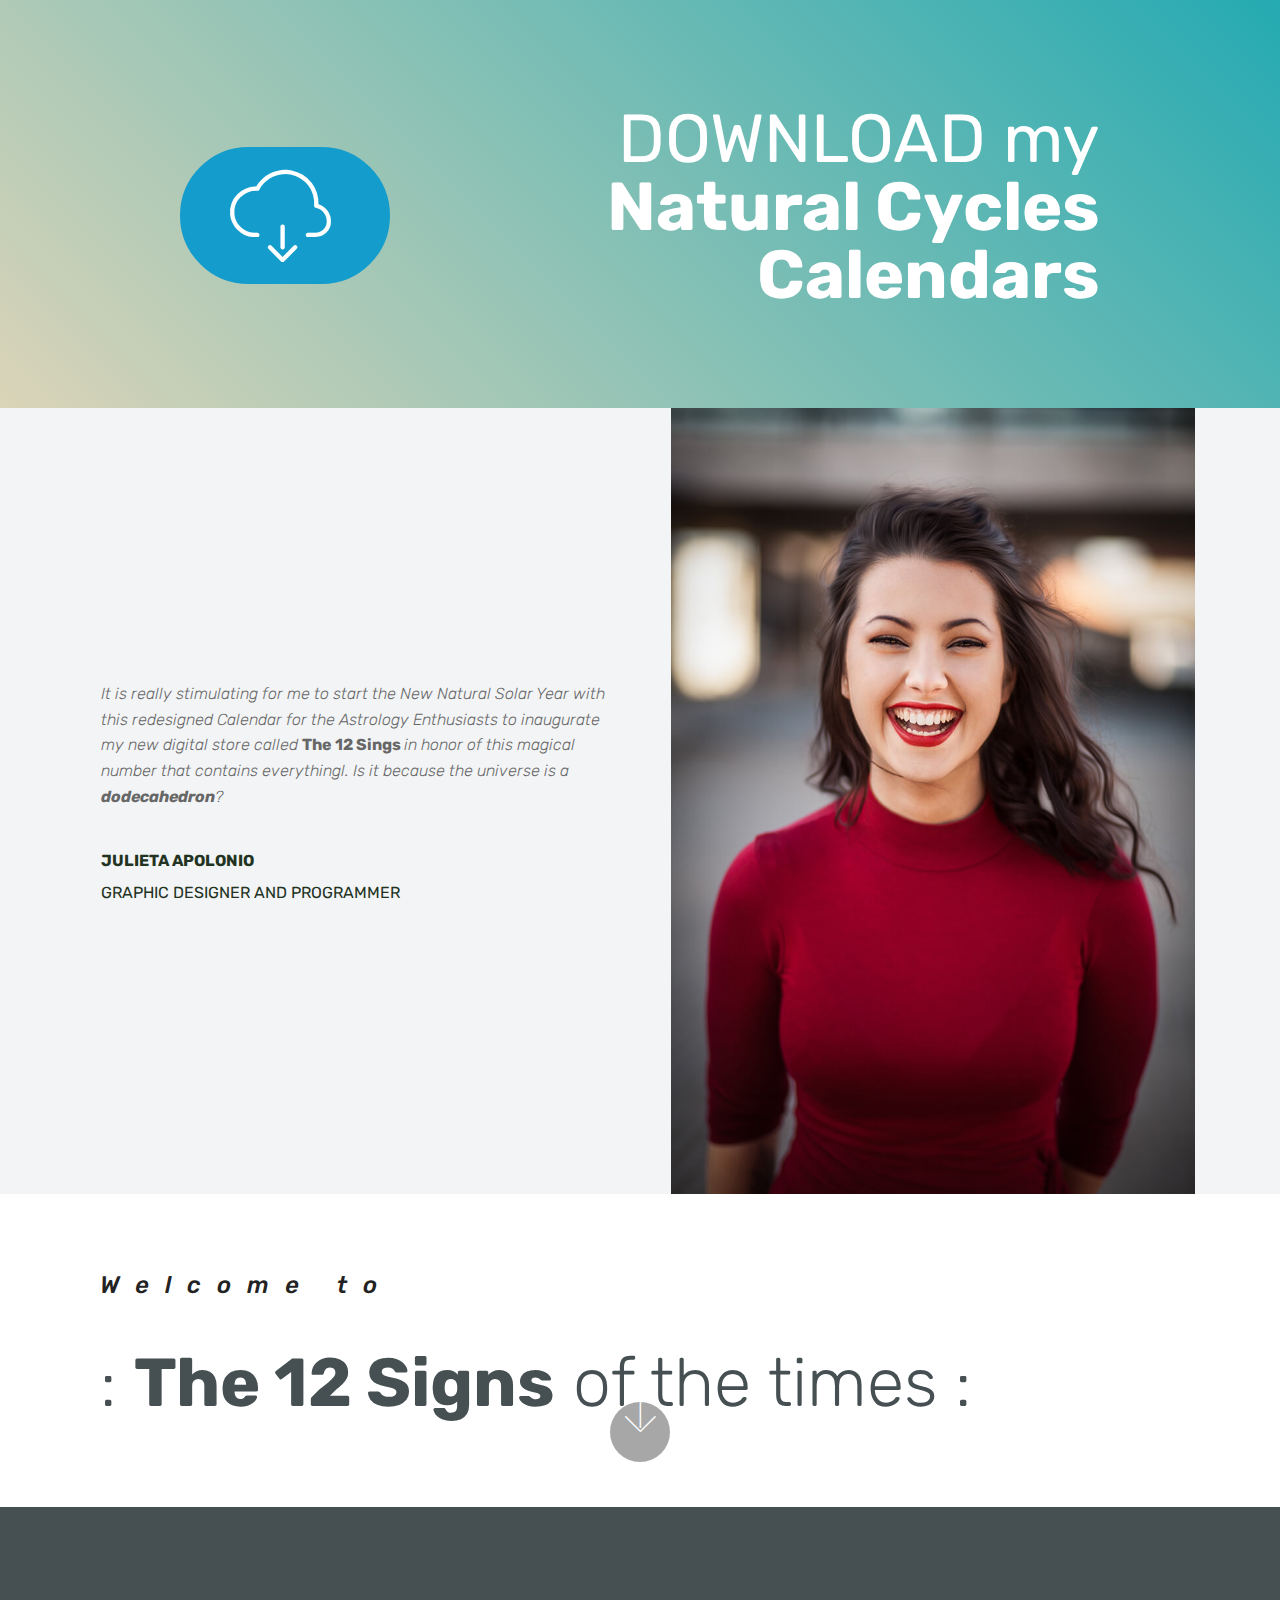
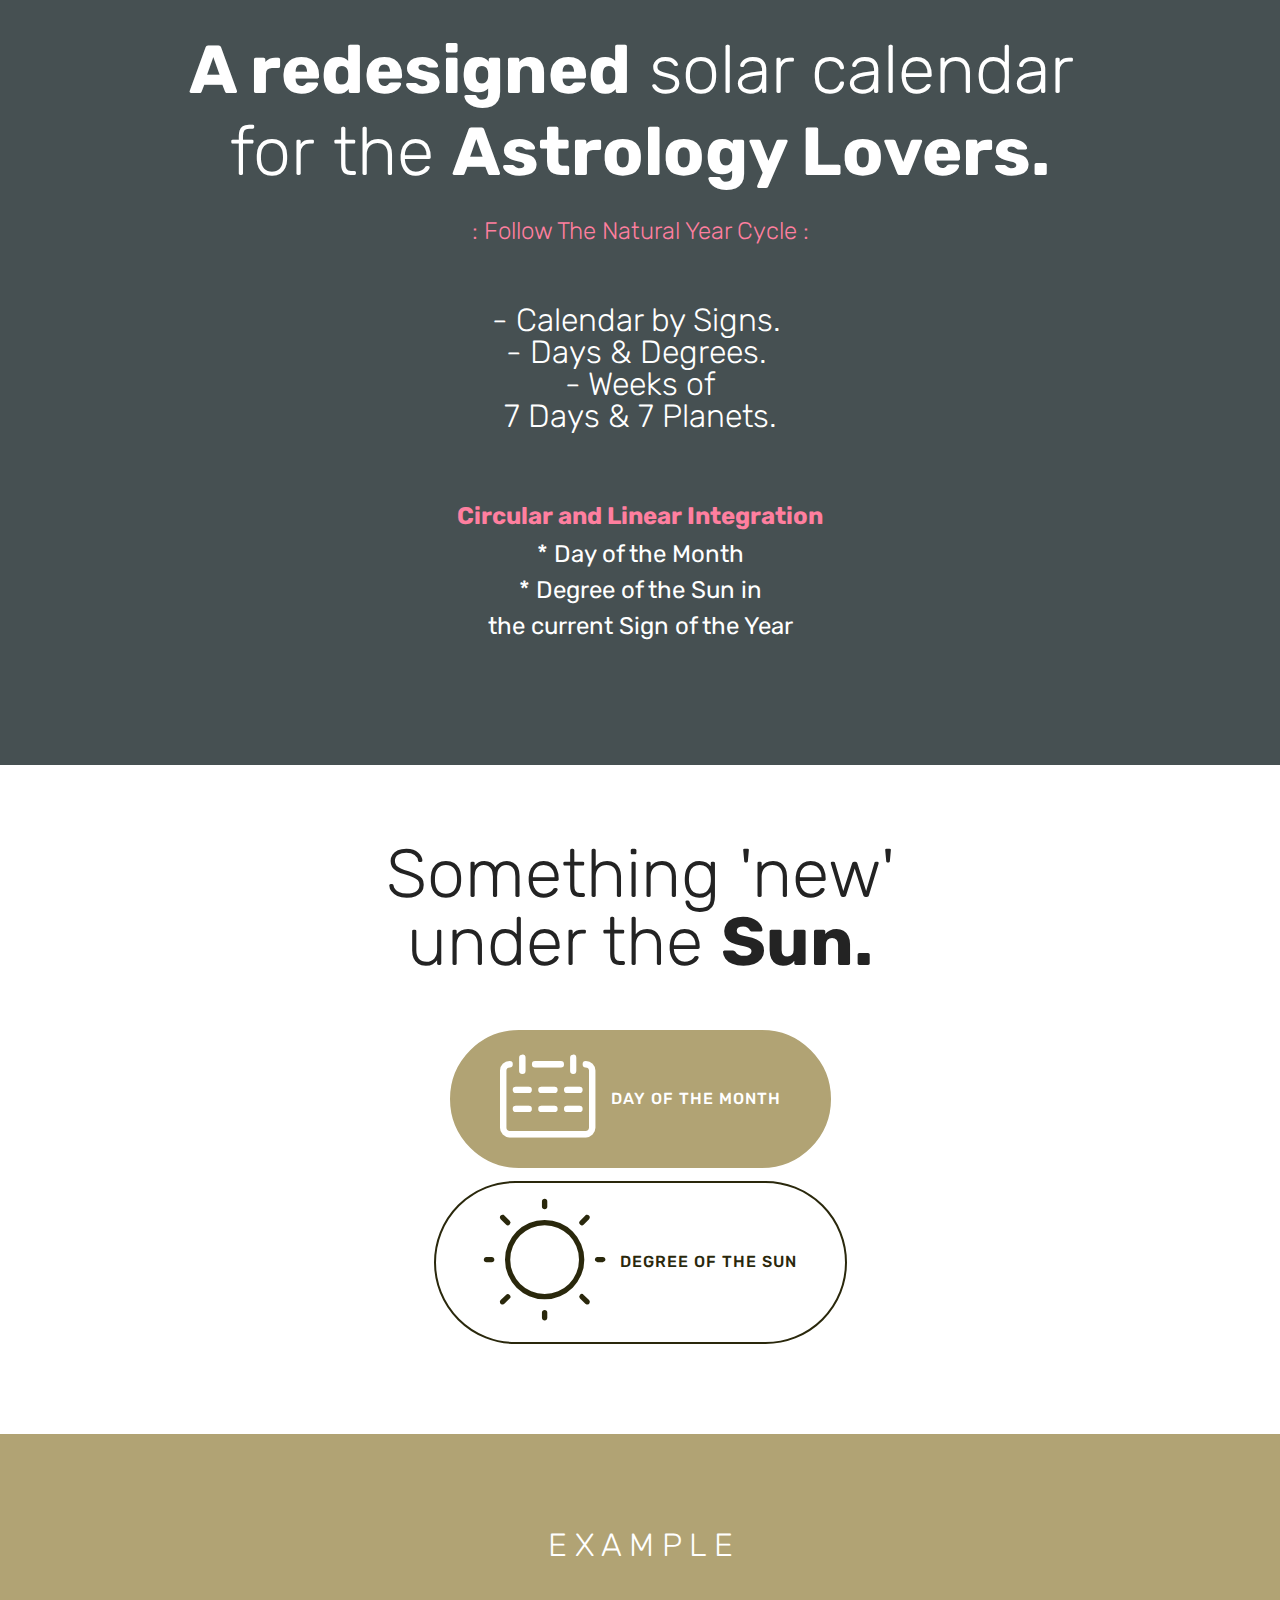
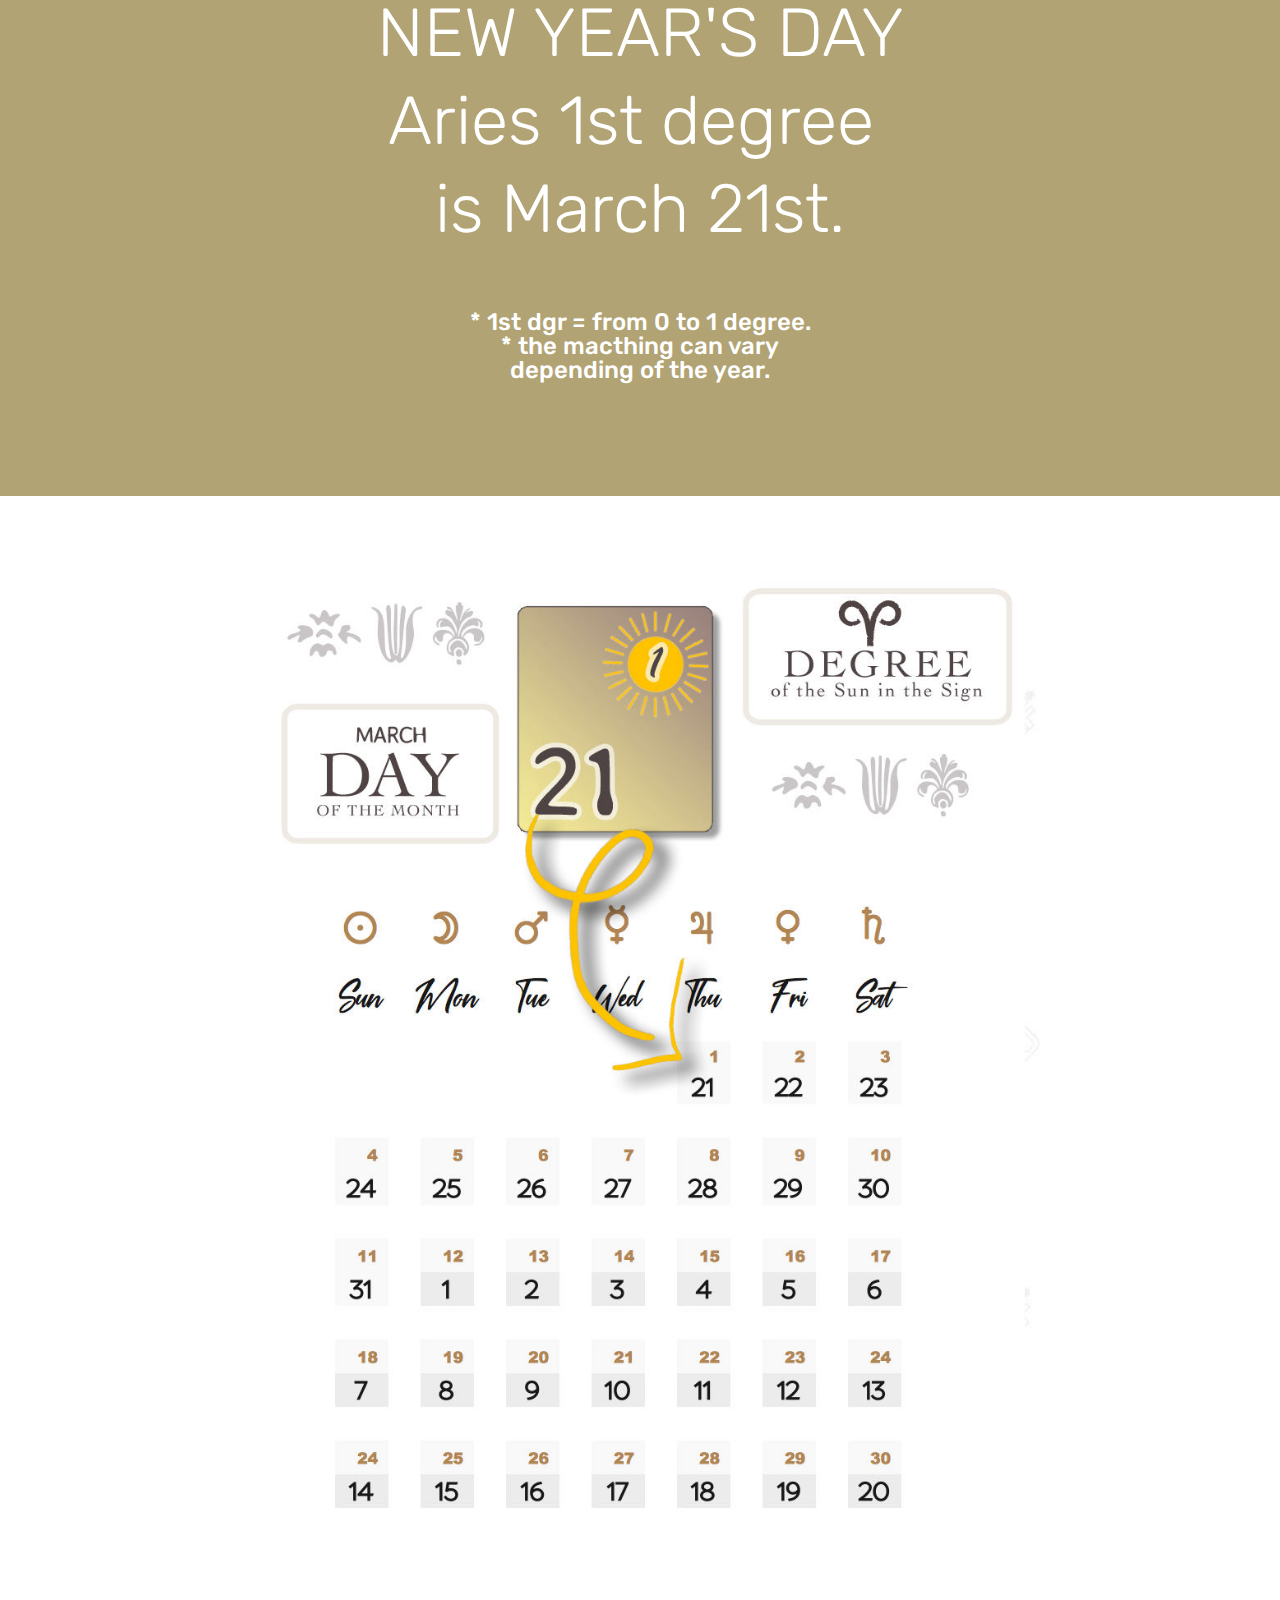
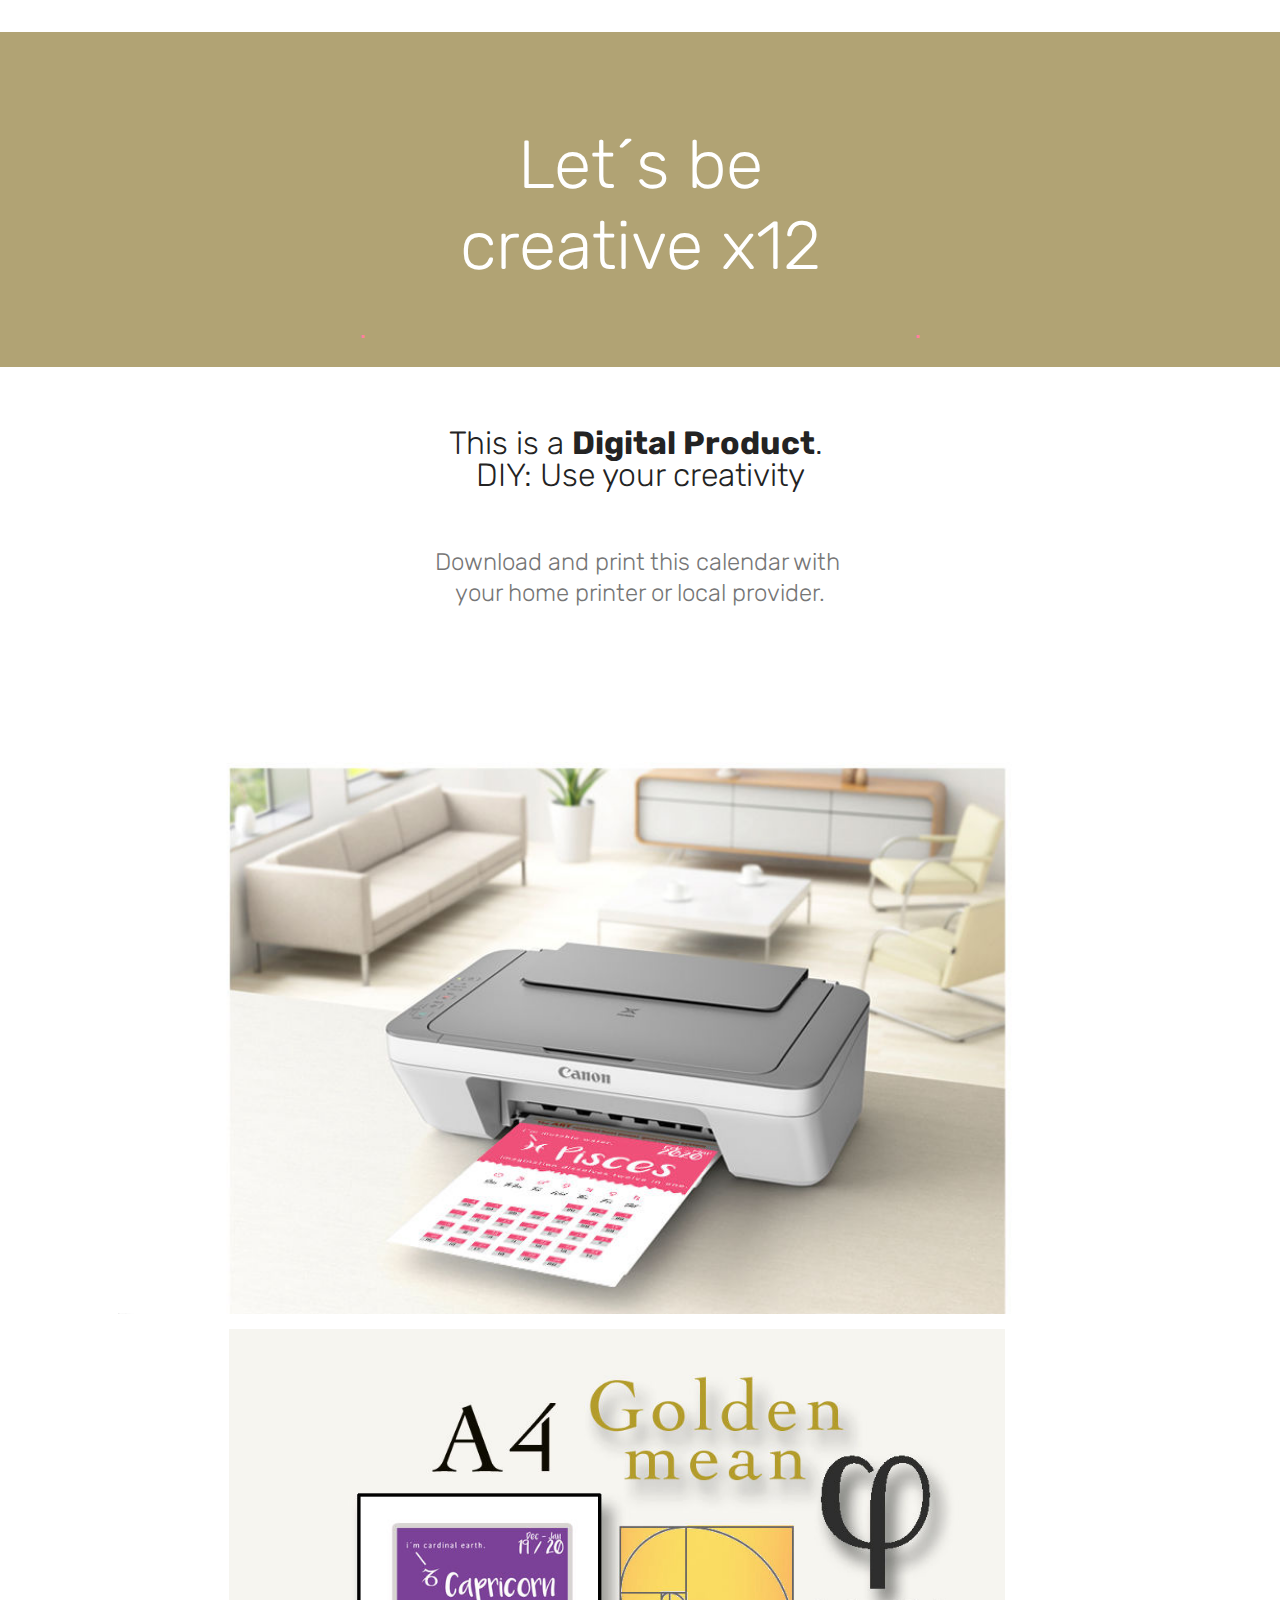
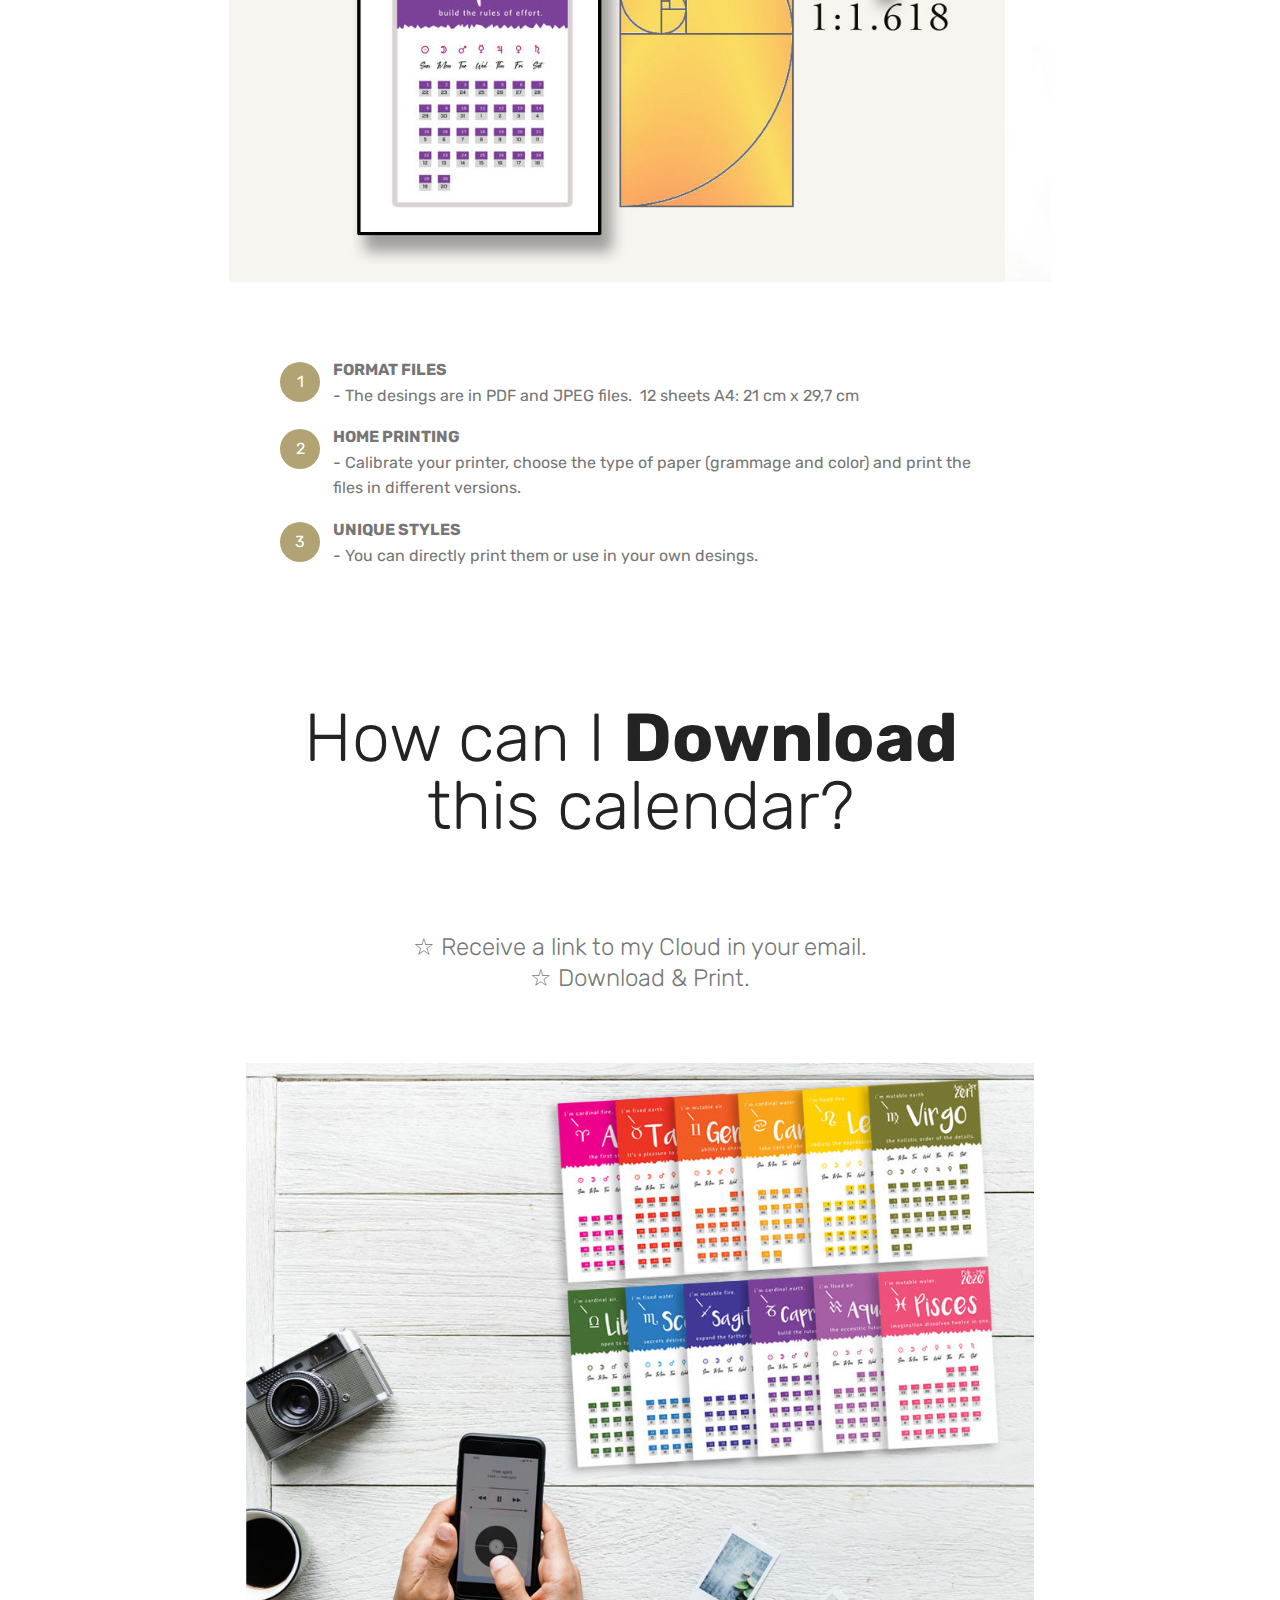
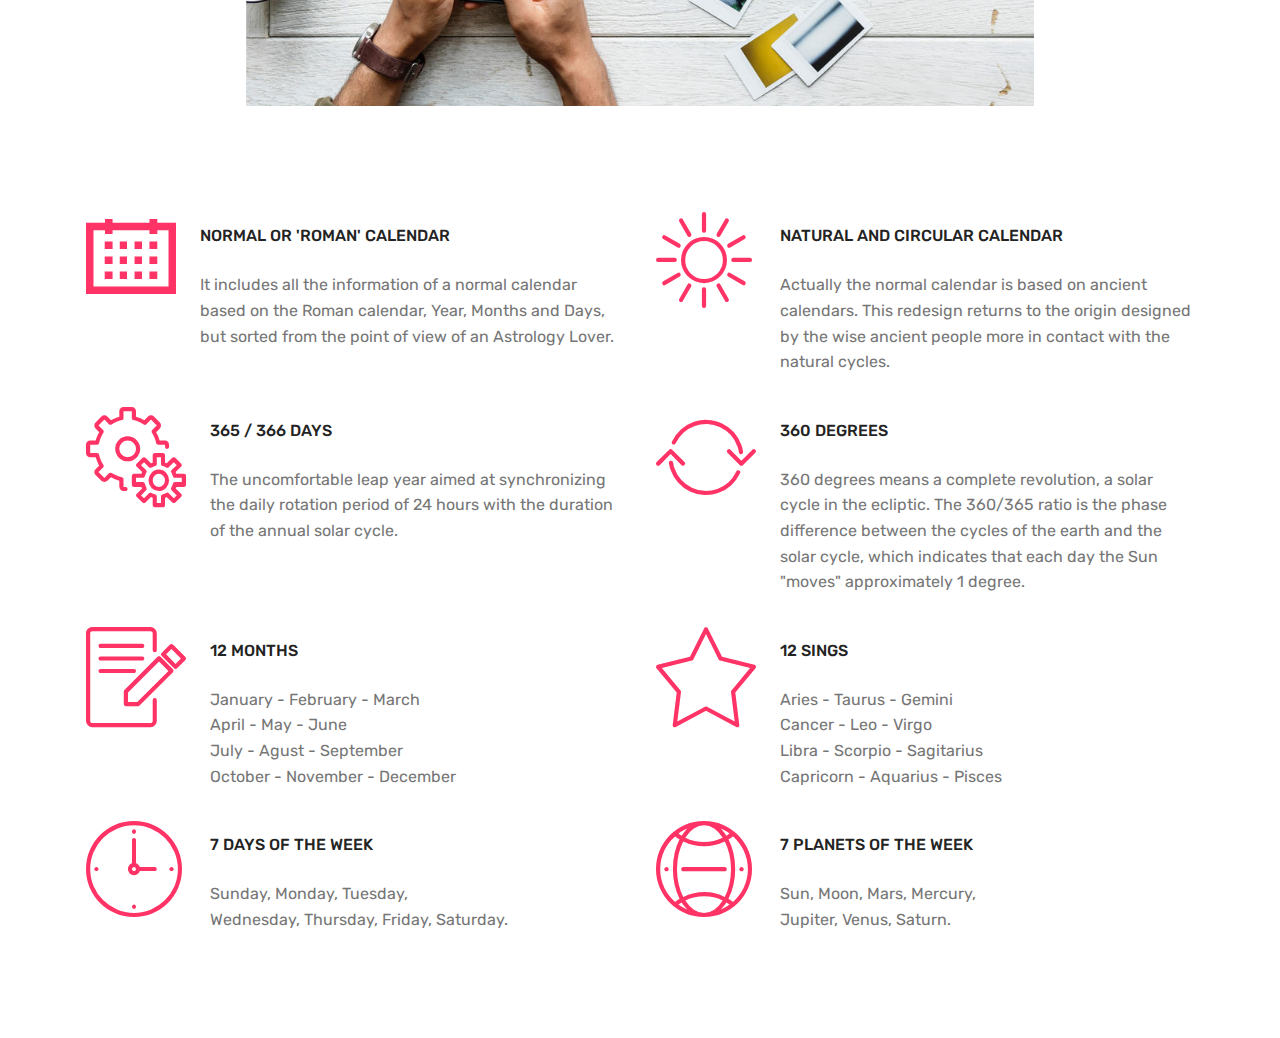
<file: calendar-per-signs.html>
<!DOCTYPE html>
<html  >
<head>
  <!-- Site made with Mobirise Website Builder v4.9.6, https://mobirise.com -->
  <meta charset="UTF-8">
  <meta http-equiv="X-UA-Compatible" content="IE=edge">
  <meta name="generator" content="Mobirise v4.9.6, mobirise.com">
  <meta name="viewport" content="width=device-width, initial-scale=1, minimum-scale=1">
  <link rel="shortcut icon" href="assets/images/favion-128x128.png" type="image/x-icon">
  <meta name="description" content="Calendar per Signs">
  
  <title>Calendar per Signs</title>
  <link rel="stylesheet" href="assets/web/assets/mobirise-icons/mobirise-icons.css">
  <link rel="stylesheet" href="assets/web/assets/mobirise-icons-bold/mobirise-icons-bold.css">
  <link rel="stylesheet" href="assets/web/assets/mobirise-icons2/mobirise2.css">
  <link rel="stylesheet" href="assets/tether/tether.min.css">
  <link rel="stylesheet" href="assets/bootstrap/css/bootstrap.min.css">
  <link rel="stylesheet" href="assets/bootstrap/css/bootstrap-grid.min.css">
  <link rel="stylesheet" href="assets/bootstrap/css/bootstrap-reboot.min.css">
  <link rel="stylesheet" href="assets/theme/css/style.css">
  <link rel="stylesheet" href="assets/mobirise/css/mbr-additional.css" type="text/css">
  
  
  
</head>
<body>

<!-- Google Analytics -->
<!-- Global site tag (gtag.js) - Google Analytics -->
<script async src="https://www.googletagmanager.com/gtag/js?id=UA-136861123-1"></script>
<script>
  window.dataLayer = window.dataLayer || [];
  function gtag(){dataLayer.push(arguments);}
  gtag('js', new Date());

  gtag('config', 'UA-136861123-1');
</script>

<!-- /Google Analytics -->


  <section class="mbr-section info2 cid-rlFj0rDj2D" id="info2-y">

    

    

    <div class="container">
        <div class="row main justify-content-center">
            <div class="media-container-column col-12 col-lg-3 col-md-4">
                <div class="mbr-section-btn align-left py-4"><a class="btn btn-primary display-4" href="https://mobirise.co"><span class="mbri-download mbr-iconfont mbr-iconfont-btn" style="font-size: 101px;"></span>
                    </a></div>
            </div>
            <div class="media-container-column title col-12 col-lg-7 col-md-6">
                <h2 class="align-right mbr-bold mbr-white pb-3 mbr-fonts-style display-1">&nbsp;<span style="font-weight: normal;">DOWNLOAD my</span><br>Natural Cycles Calendars</h2>
                
            </div>
        </div>
    </div>
</section>

<section class="engine"><a href="https://mobirise.info/d">free website maker</a></section><section class="testimonials3 cid-rlFj1clQzM" id="testimonials3-z">

    

    

    <div class="container">
        <div class="media-container-row">
            <div class="media-content px-3 align-self-center mbr-white py-2">
                <p class="mbr-text testimonial-text mbr-fonts-style display-7">
                   It is really stimulating for me to start the New Natural Solar Year&nbsp;with this redesigned Calendar&nbsp;for the Astrology Enthusiasts to inaugurate my new digital store called <strong><span style="font-style: normal;">The 12 Sings</span> </strong>in honor of this magical number that contains everythingl. Is it because the universe is a <strong>dodecahedron</strong>?
                </p>
                <p class="mbr-author-name pt-4 mb-2 mbr-fonts-style display-7">
                   JULIETA APOLONIO</p>
                <p class="mbr-author-desc mbr-fonts-style display-7">
                   GRAPHIC DESIGNER AND PROGRAMMER</p>
            </div>

            <div class="mbr-figure pl-lg-5" style="width: 105%;">
              <img src="assets/images/face2.jpg">
            </div>
        </div>
    </div>
</section>

<section class="header11 cid-rlFj2nHckH" id="header11-10">

    <!-- Block parameters controls (Blue "Gear" panel) -->
    
    <!-- End block parameters -->

    
    <div class="container align-left">
        <div class="media-container-column mbr-white col-md-12">
            <h3 class="mbr-section-subtitle py-3 mbr-fonts-style display-5">Welcome to</h3>
            <h1 class="mbr-section-title py-3 mbr-fonts-style display-1">: <strong>The 12 Signs</strong> of the times :<br>
            </h1>
            
            
        </div>
    </div>

    <div class="mbr-arrow hidden-sm-down" aria-hidden="true">
        <a href="#next">
            <i class="mbri-down mbr-iconfont"></i>
        </a>
    </div>
</section>

<section class="counters6 counters cid-rlFj3Vb9yj" id="counters6-12">

    

    

    <div class="container pt-4 mt-2">
        <h2 class="mbr-section-title pb-3 align-center mbr-fonts-style display-1"><strong>A redesigned</strong>&nbsp;solar calendar&nbsp;<br>for&nbsp;the <strong>Astrology Lovers.</strong></h2>
        <h3 class="mbr-section-subtitle pb-5 align-center mbr-fonts-style display-5">: Follow The Natural Year Cycle :</h3>
        <div>
                <div class="cards-container">
                    <div class="card col-12 col-md-6 last-child">
                        <div class="panel-item align-center">
                            <div class="card-img pb-3">
                                <h3 class="img-text mbr-fonts-style display-2">- Calendar by Signs.&nbsp;<br>- Days &amp; Degrees.&nbsp;<br>- Weeks of <br>7 Days &amp; 7 Planets.</h3>
                            </div>
                            <div class="card-text">
                                <h4 class="mbr-content-title mbr-bold mbr-fonts-style display-5"><br><br>Circular and Linear Integration</h4>
                                <p class="mbr-content-text mbr-fonts-style display-5">* Day of the Month<br>*&nbsp;Degree of the Sun in <br>the current Sign of the Year</p>
                            </div>
                        </div>
                    </div>
                    
                    
                    
                </div>
            </div>
    </div>
</section>

<section class="mbr-section content4 cid-rlFj4GbOg4" id="content4-13">

    

    <div class="container">
        <div class="media-container-row">
            <div class="title col-12 col-md-8">
                <h2 class="align-center pb-3 mbr-fonts-style display-1">
                    Something 'new' <br>under the <strong>Sun.</strong></h2>
                
                <div class="mbr-section-btn align-center py-4"><a class="btn btn-danger display-4" href="https://mobirise.co"><span class="mbrib-calendar mbr-iconfont mbr-iconfont-btn" style="font-size: 102px;"></span>DAY OF THE MONTH</a>
                    <a class="btn btn-success-outline display-4" href="https://mobirise.co"><span class="mbri-sun mbr-iconfont mbr-iconfont-btn" style="font-size: 127px;"></span>DEGREE OF THE SUN</a></div>
            </div>
        </div>
    </div>
</section>

<section class="counters6 counters cid-rlFj5neupi" id="counters6-14">

    

    

    <div class="container pt-4 mt-2">
        <h2 class="mbr-section-title pb-3 align-center mbr-fonts-style display-2">E X A M P L E<br></h2>
        <h3 class="mbr-section-subtitle pb-5 align-center mbr-fonts-style display-1">NEW YEAR'S DAY<br><div>Aries 1st degree&nbsp;<br><span style="font-size: 4.25rem;">is&nbsp;</span><span style="font-size: 4.25rem;">March 21st.</span></div></h3>
        <div>
                <div class="cards-container">
                    <div class="card col-12 col-md-6 last-child">
                        <div class="panel-item align-center">
                            <div class="card-img pb-3">
                                <h3 class="img-text mbr-fonts-style display-5">* 1st dgr = from 0 to 1 degree.<br>* the macthing can vary <br>depending of the year.</h3>
                            </div>
                            <div class="card-text">
                                
                                
                            </div>
                        </div>
                    </div>
                    
                    
                    
                </div>
            </div>
    </div>
</section>

<section class="cid-rlFj6aS1yE" id="image2-15">

    

    <figure class="mbr-figure container">
        <div class="image-block" style="width: 74%;">
            <img src="assets/images/ejemplo2-1000x1237.jpg" alt="Mobirise" title="">
            
        </div>
    </figure>
</section>

<section class="counters6 counters cid-rlFj6OPaDG" id="counters6-16">

    

    

    <div class="container pt-4 mt-2">
        <h2 class="mbr-section-title pb-3 align-center mbr-fonts-style display-1">Let´s be <br>creative x12</h2>
        
        <div>
                <div class="cards-container">
                    <div class="card col-12 col-md-6">
                        <div class="panel-item align-center">
                            <div class="card-img pb-3">
                                <h3 class="img-text mbr-fonts-style display-2">.</h3>
                            </div>
                            <div class="card-text">
                                
                                
                            </div>
                        </div>
                    </div>
                    <div class="card col-12 col-md-6 last-child">
                        <div class="panel-item align-center">
                            <div class="card-img pb-3">
                                <h3 class="img-text mbr-fonts-style display-2">.</h3>
                            </div>
                            <div class="card-text">
                                
                                
                            </div>
                        </div>
                    </div>
                    
                    
                </div>
            </div>
    </div>
</section>

<section class="mbr-section content4 cid-rlFjfOa9LQ" id="content4-1j">

    

    <div class="container">
        <div class="media-container-row">
            <div class="title col-12 col-md-8">
                <h2 class="align-center pb-3 mbr-fonts-style display-2">This is a <strong>Digital Product</strong>.&nbsp;<br>DIY:&nbsp;Use your creativity<br><br></h2>
                <h3 class="mbr-section-subtitle align-center mbr-light mbr-fonts-style display-5">Download and print this calendar with&nbsp;<br>your home printer or local provider.</h3>
                
            </div>
        </div>
    </div>
</section>

<section class="cid-rlFjgq6RM4" id="image2-1k">

    

    <figure class="mbr-figure container">
        <div class="image-block" style="width: 94%;">
            <img src="assets/images/printing1-1-1000x553.jpg" alt="Mobirise" title="">
            
        </div>
    </figure>
</section>

<section class="cid-rlFjh4tblc" id="image2-1l">

    

    <figure class="mbr-figure container">
        <div class="image-block" style="width: 74%;">
            <img src="assets/images/goldenmean4-1000x673.jpg" alt="Mobirise" title="">
            
        </div>
    </figure>
</section>

<section class="mbr-section article content11 cid-rlFjhOq69Y" id="content11-1m">
     

    <div class="container">
        <div class="media-container-row">
            <div class="mbr-text counter-container col-12 col-md-8 mbr-fonts-style display-7">
                <ol>
                    <li><strong>FORMAT FILES</strong>&nbsp;<br>- The desings are in PDF and JPEG files. &nbsp;12 sheets A4: 21 cm x 29,7 cm&nbsp;<br></li><li><strong>HOME PRINTING </strong><span style="font-size: 1rem;">&nbsp;<br>- Calibrate your printer, choose the type of paper (grammage and color) and print the files in different versions.</span><br></li><li><strong>UNIQUE STYLES</strong><span style="font-size: 1rem;"> <br>- You can directly print them or use in your own desings.&nbsp;</span></li>
                </ol>
            </div>
        </div>
    </div>
</section>

<section class="mbr-section content4 cid-rlFjinvTre" id="content4-1n">

    

    <div class="container">
        <div class="media-container-row">
            <div class="title col-12 col-md-8">
                <h2 class="align-center pb-3 mbr-fonts-style display-1">How can I <strong>Download</strong>&nbsp;<br>this calendar?<br><br></h2>
                <h3 class="mbr-section-subtitle align-center mbr-light mbr-fonts-style display-5">☆ Receive a link to my Cloud in your email.<br>☆ Download &amp; Print.</h3>
                
            </div>
        </div>
    </div>
</section>

<section class="cid-rlFjj6de5q" id="image2-1o">

    

    <figure class="mbr-figure container">
        <div class="image-block" style="width: 71%;">
            <img src="assets/images/printview-1000x817.jpg" alt="Mobirise" title="">
            
        </div>
    </figure>
</section>

<section class="features9 cid-rlFjjJhMJX" id="features9-1p">

    

    
    <div class="container">
        <div class="row justify-content-center">
            <div class="card p-3 col-12 col-md-6">
                <div class="media-container-row">
                    <div class="card-img pr-2">
                        <span class="mbr-iconfont mobi-mbri-calendar mobi-mbri" style="font-size: 90px;"></span>
                    </div>
                    <div class="card-box">
                        <h4 class="card-title py-3 mbr-fonts-style display-7">NORMAL OR 'ROMAN' CALENDAR</h4>
                        <p class="mbr-text mbr-fonts-style display-7">
                           It includes all the information of a normal calendar based on the Roman calendar, Year, Months and Days, but sorted from the point of view of an Astrology Lover.</p>
                    </div>
                </div>
            </div>

            <div class="card p-3 col-12 col-md-6">
                <div class="media-container-row">
                    <div class="card-img pr-2">
                        <span class="mbr-iconfont mbri-sun2" style="font-size: 100px;"></span>
                    </div>
                    <div class="card-box">
                        <h4 class="card-title py-3 mbr-fonts-style display-7">
                            NATURAL AND CIRCULAR CALENDAR</h4>
                        <p class="mbr-text mbr-fonts-style display-7">
                           Actually the normal calendar is based on ancient calendars. This redesign returns to the origin designed by the wise ancient people more in contact with the natural cycles.
                        </p>
                    </div>
                </div>
            </div>

            

            
        </div>
    </div>
</section>

<section class="features9 cid-rlFjktaEqO" id="features9-1q">

    

    
    <div class="container">
        <div class="row justify-content-center">
            <div class="card p-3 col-12 col-md-6">
                <div class="media-container-row">
                    <div class="card-img pr-2">
                        <span class="mbr-iconfont mbri-setting" style="font-size: 100px;"></span>
                    </div>
                    <div class="card-box">
                        <h4 class="card-title py-3 mbr-fonts-style display-7">365 / 366 DAYS</h4>
                        <p class="mbr-text mbr-fonts-style display-7">
                           The uncomfortable leap year aimed at synchronizing the daily rotation period of 24 hours with the duration of the annual solar cycle.
                        </p>
                    </div>
                </div>
            </div>

            <div class="card p-3 col-12 col-md-6">
                <div class="media-container-row">
                    <div class="card-img pr-2">
                        <span class="mbr-iconfont mbri-update" style="font-size: 100px;"></span>
                    </div>
                    <div class="card-box">
                        <h4 class="card-title py-3 mbr-fonts-style display-7">
                            360 DEGREES</h4>
                        <p class="mbr-text mbr-fonts-style display-7">
                           360 degrees means a complete revolution, a solar cycle in the ecliptic. The 360/365 ratio is the phase difference between the cycles of the earth and the solar cycle, which indicates that each day the Sun "moves" approximately 1 degree.
                        </p>
                    </div>
                </div>
            </div>

            

            
        </div>
    </div>
</section>

<section class="features9 cid-rlFjlcsp8J" id="features9-1r">

    

    
    <div class="container">
        <div class="row justify-content-center">
            <div class="card p-3 col-12 col-md-6">
                <div class="media-container-row">
                    <div class="card-img pr-2">
                        <span class="mbr-iconfont mbri-edit" style="font-size: 100px;"></span>
                    </div>
                    <div class="card-box">
                        <h4 class="card-title py-3 mbr-fonts-style display-7">12 MONTHS</h4>
                        <p class="mbr-text mbr-fonts-style display-7">
                           January - February - March<br>April - May - June<br>July - Agust - September<br>October - November - December</p>
                    </div>
                </div>
            </div>

            <div class="card p-3 col-12 col-md-6">
                <div class="media-container-row">
                    <div class="card-img pr-2">
                        <span class="mbr-iconfont mbri-star" style="font-size: 100px;"></span>
                    </div>
                    <div class="card-box">
                        <h4 class="card-title py-3 mbr-fonts-style display-7">
                            12 SINGS</h4>
                        <p class="mbr-text mbr-fonts-style display-7">
                           Aries -&nbsp;Taurus -&nbsp;Gemini <br>Cancer - Leo - Virgo<br>Libra - Scorpio - Sagitarius<br>Capricorn - Aquarius - Pisces</p>
                    </div>
                </div>
            </div>

            

            
        </div>
    </div>
</section>

<section class="features9 cid-rlFjlIlRzG" id="features9-1s">

    

    
    <div class="container">
        <div class="row justify-content-center">
            <div class="card p-3 col-12 col-md-6">
                <div class="media-container-row">
                    <div class="card-img pr-2">
                        <span class="mbr-iconfont mbri-clock" style="font-size: 100px;"></span>
                    </div>
                    <div class="card-box">
                        <h4 class="card-title py-3 mbr-fonts-style display-7">7 DAYS OF THE WEEK</h4>
                        <p class="mbr-text mbr-fonts-style display-7">Sunday, Monday, Tuesday,&nbsp;<br>Wednesday, Thursday, Friday, Saturday.</p>
                    </div>
                </div>
            </div>

            <div class="card p-3 col-12 col-md-6">
                <div class="media-container-row">
                    <div class="card-img pr-2">
                        <span class="mbr-iconfont mbri-globe-2" style="font-size: 100px;"></span>
                    </div>
                    <div class="card-box">
                        <h4 class="card-title py-3 mbr-fonts-style display-7">7 PLANETS OF THE WEEK</h4>
                        <p class="mbr-text mbr-fonts-style display-7">
                           Sun, Moon, Mars, Mercury,&nbsp;<br>Jupiter, Venus, Saturn.&nbsp;</p>
                    </div>
                </div>
            </div>

            

            
        </div>
    </div>
</section>


  <script src="assets/web/assets/jquery/jquery.min.js"></script>
  <script src="assets/popper/popper.min.js"></script>
  <script src="assets/tether/tether.min.js"></script>
  <script src="assets/bootstrap/js/bootstrap.min.js"></script>
  <script src="assets/smoothscroll/smooth-scroll.js"></script>
  <script src="assets/viewportchecker/jquery.viewportchecker.js"></script>
  <script src="assets/theme/js/script.js"></script>
  
  
</body>
</html>
</file>
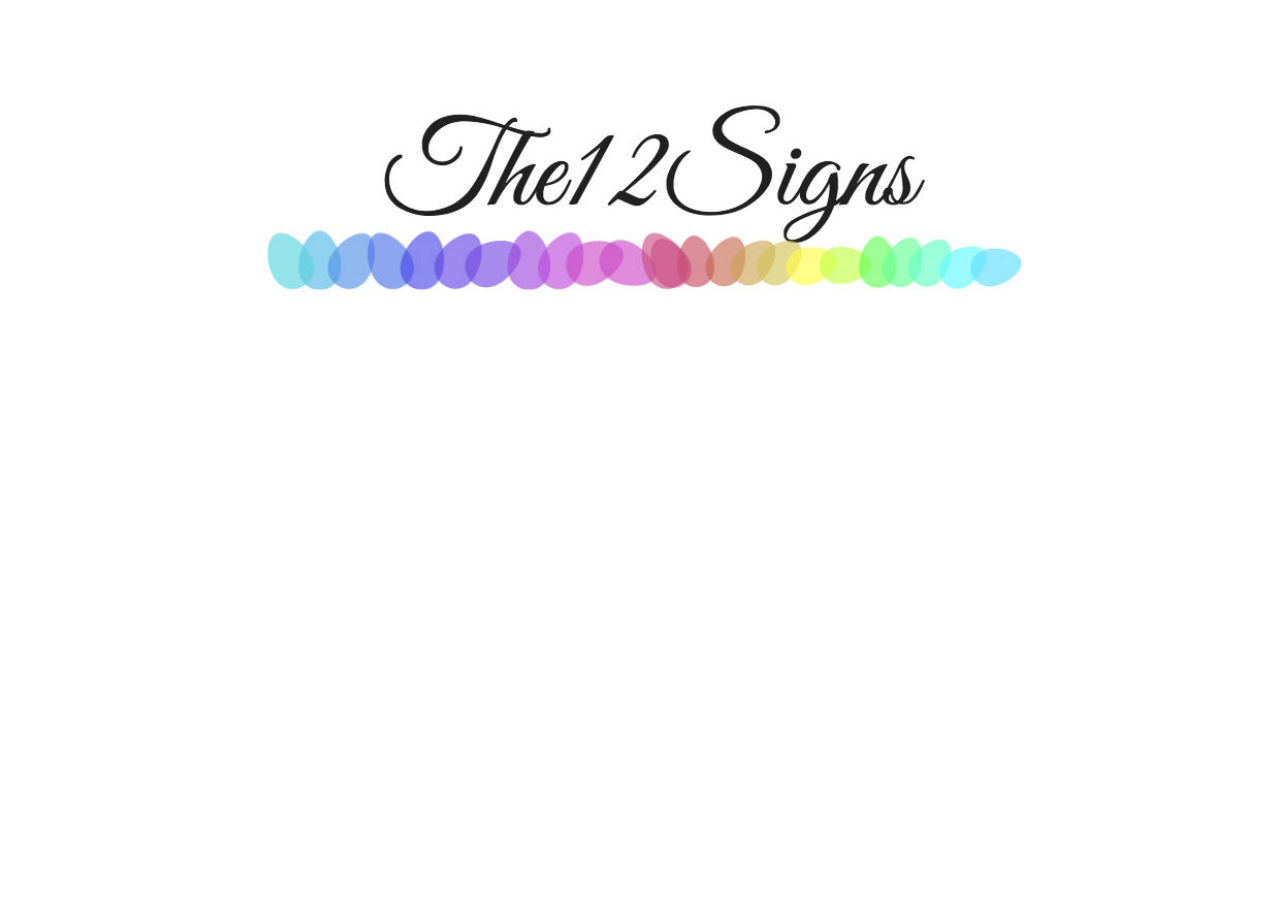
<file: contact.html>
<!DOCTYPE html>
<html  >
<head>
  <!-- Site made with Mobirise Website Builder v4.9.6, https://mobirise.com -->
  <meta charset="UTF-8">
  <meta http-equiv="X-UA-Compatible" content="IE=edge">
  <meta name="generator" content="Mobirise v4.9.6, mobirise.com">
  <meta name="viewport" content="width=device-width, initial-scale=1, minimum-scale=1">
  <link rel="shortcut icon" href="assets/images/favion-128x128.png" type="image/x-icon">
  <meta name="description" content="Web Page Builder Description">
  
  <title>CONTACT</title>
  <link rel="stylesheet" href="assets/tether/tether.min.css">
  <link rel="stylesheet" href="assets/bootstrap/css/bootstrap.min.css">
  <link rel="stylesheet" href="assets/bootstrap/css/bootstrap-grid.min.css">
  <link rel="stylesheet" href="assets/bootstrap/css/bootstrap-reboot.min.css">
  <link rel="stylesheet" href="assets/theme/css/style.css">
  <link rel="stylesheet" href="assets/mobirise/css/mbr-additional.css" type="text/css">
  
  
  
</head>
<body>
  <section class="cid-rrv5bqC7bd" id="image3-4k">

    

    <figure class="mbr-figure container">
            <div class="image-block" style="width: 93%;">
                <a href="index.html"><img src="assets/images/the12signs-1000x250.jpg" width="1400" alt="Mobirise" title=""></a>
                
            </div>
    </figure>
</section>


  <section class="engine"><a href="https://mobirise.info/u">bootstrap website templates</a></section><script src="assets/web/assets/jquery/jquery.min.js"></script>
  <script src="assets/popper/popper.min.js"></script>
  <script src="assets/tether/tether.min.js"></script>
  <script src="assets/bootstrap/js/bootstrap.min.js"></script>
  <script src="assets/smoothscroll/smooth-scroll.js"></script>
  <script src="assets/theme/js/script.js"></script>
  
  
</body>
</html>
</file>
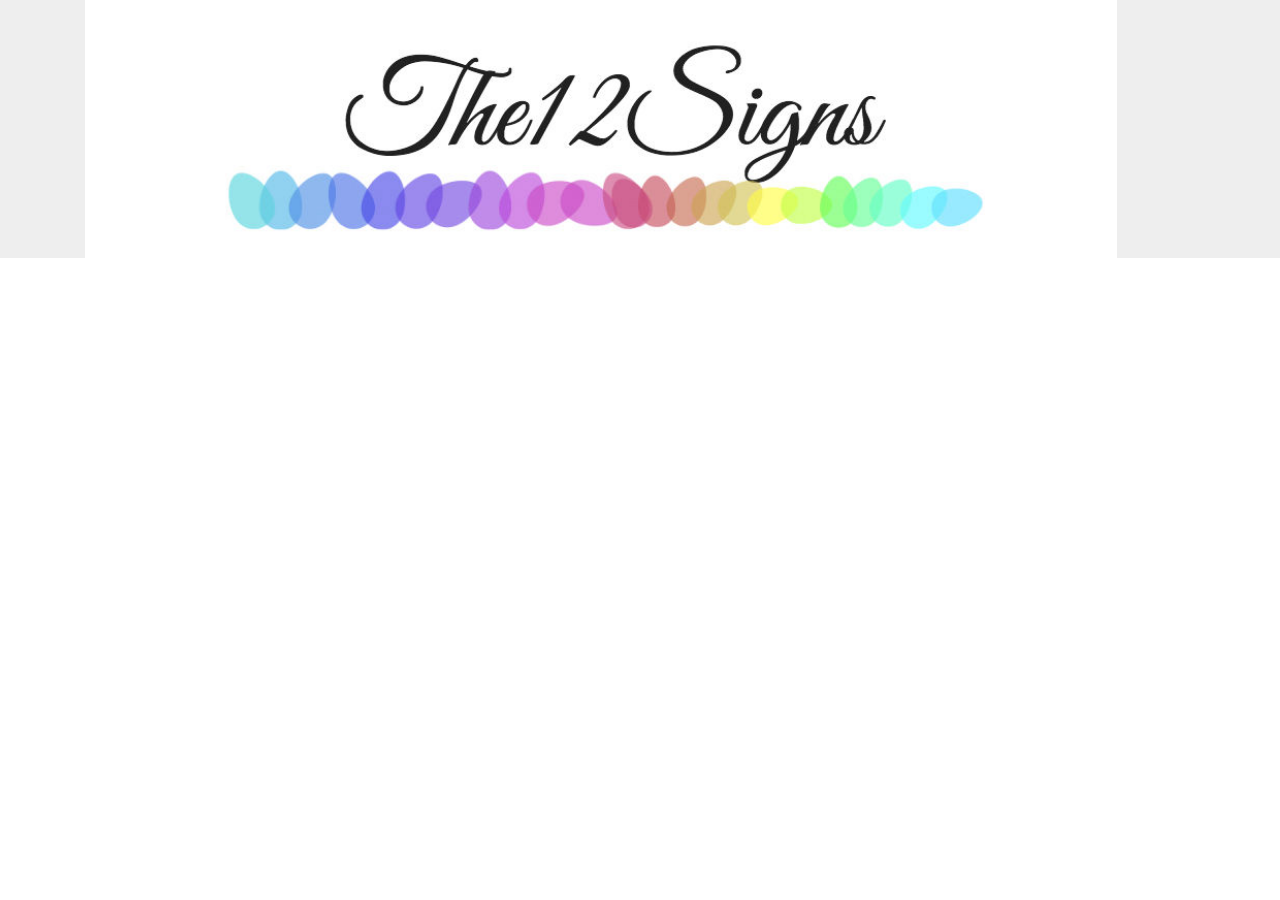
<file: page10.html>
<!DOCTYPE html>
<html  >
<head>
  <!-- Site made with Mobirise Website Builder v4.9.6, https://mobirise.com -->
  <meta charset="UTF-8">
  <meta http-equiv="X-UA-Compatible" content="IE=edge">
  <meta name="generator" content="Mobirise v4.9.6, mobirise.com">
  <meta name="viewport" content="width=device-width, initial-scale=1, minimum-scale=1">
  <link rel="shortcut icon" href="assets/images/favion-128x128.png" type="image/x-icon">
  <meta name="description" content="Website Builder Description">
  
  <title>ASTROPARTISANS</title>
  <link rel="stylesheet" href="assets/tether/tether.min.css">
  <link rel="stylesheet" href="assets/bootstrap/css/bootstrap.min.css">
  <link rel="stylesheet" href="assets/bootstrap/css/bootstrap-grid.min.css">
  <link rel="stylesheet" href="assets/bootstrap/css/bootstrap-reboot.min.css">
  <link rel="stylesheet" href="assets/theme/css/style.css">
  <link rel="stylesheet" href="assets/mobirise/css/mbr-additional.css" type="text/css">
  
  
  
</head>
<body>

<!-- Google Analytics -->
<!-- Global site tag (gtag.js) - Google Analytics -->
<script async src="https://www.googletagmanager.com/gtag/js?id=UA-136861123-1"></script>
<script>
  window.dataLayer = window.dataLayer || [];
  function gtag(){dataLayer.push(arguments);}
  gtag('js', new Date());

  gtag('config', 'UA-136861123-1');
</script>

<!-- /Google Analytics -->


  <section class="cid-rrv4KINxUK" id="image3-4i">

    

    <figure class="mbr-figure container">
            <div class="image-block" style="width: 93%;">
                <a href="index.html"><img src="assets/images/the12signs-1000x250.jpg" width="1400" alt="Mobirise" title=""></a>
                
            </div>
    </figure>
</section>


  <section class="engine"><a href="https://mobirise.info/v">free html templates</a></section><script src="assets/web/assets/jquery/jquery.min.js"></script>
  <script src="assets/popper/popper.min.js"></script>
  <script src="assets/tether/tether.min.js"></script>
  <script src="assets/bootstrap/js/bootstrap.min.js"></script>
  <script src="assets/smoothscroll/smooth-scroll.js"></script>
  <script src="assets/theme/js/script.js"></script>
  
  
</body>
</html>
</file>
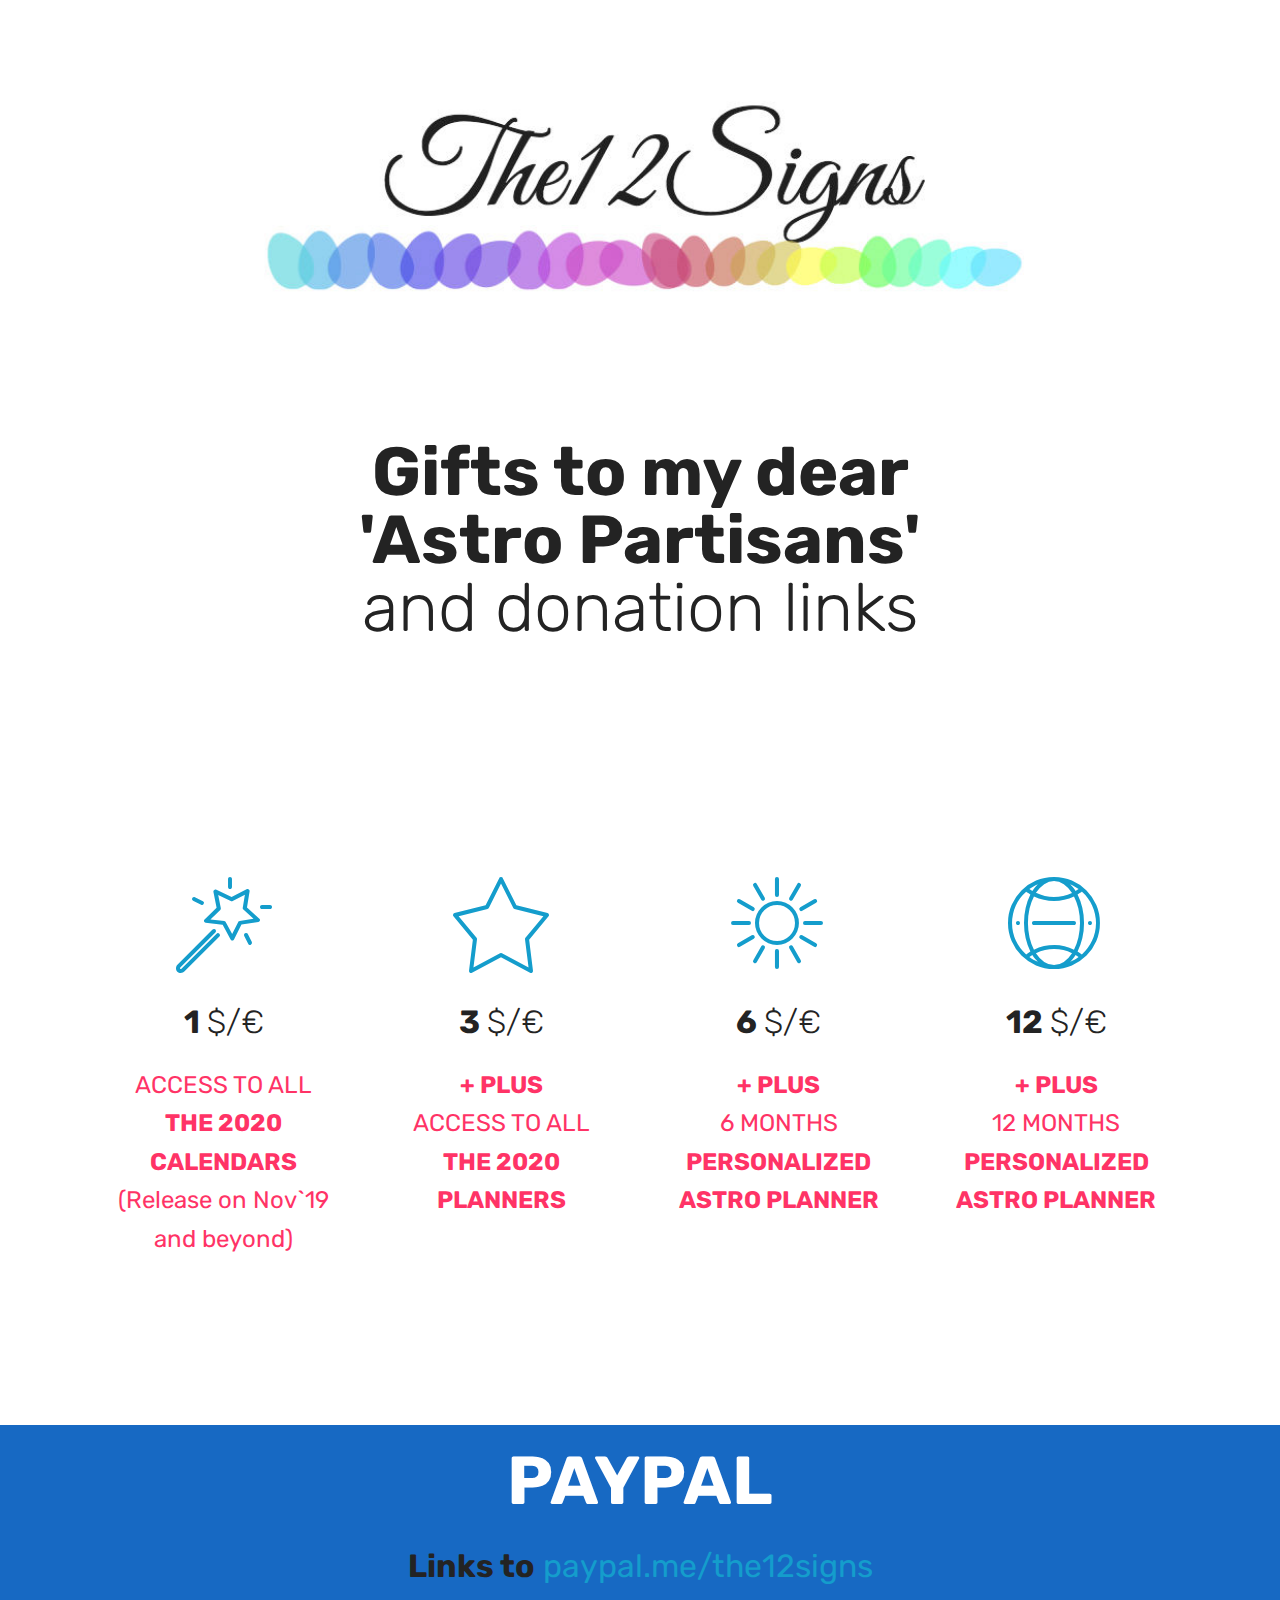
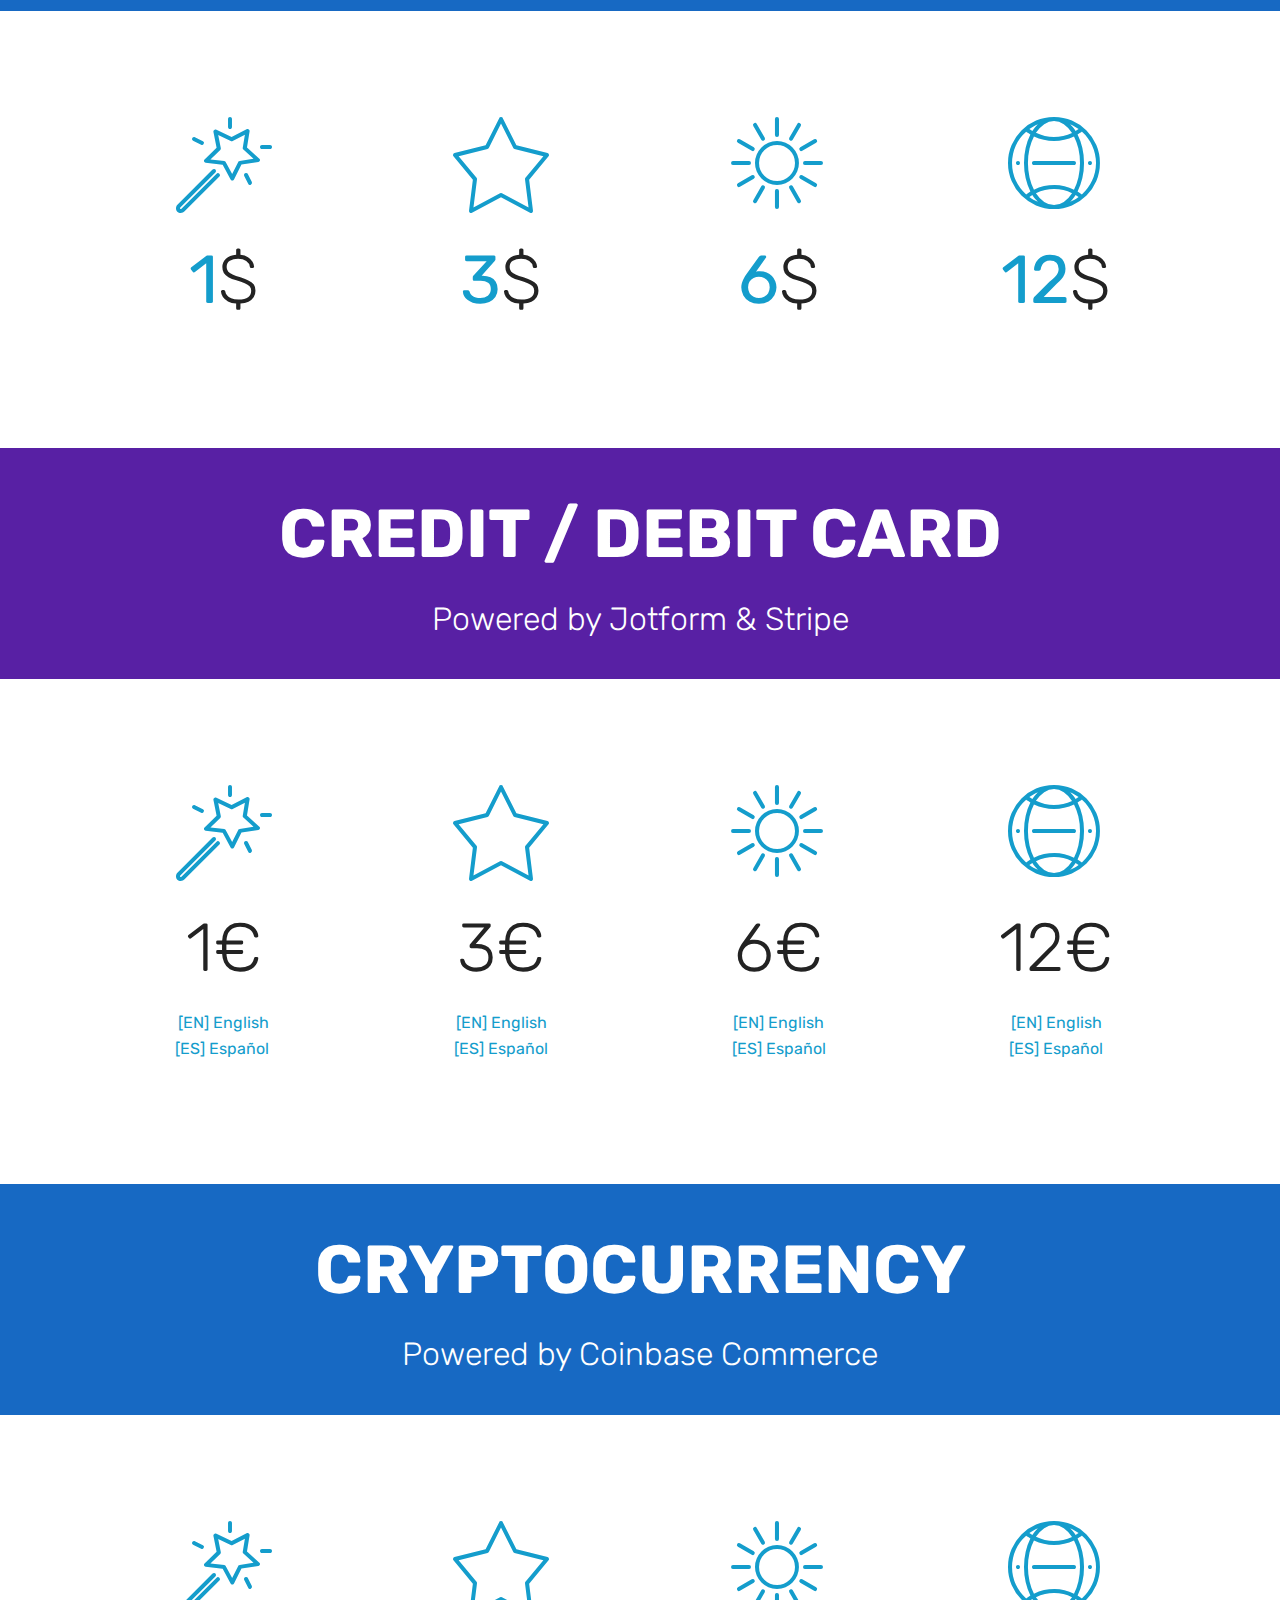
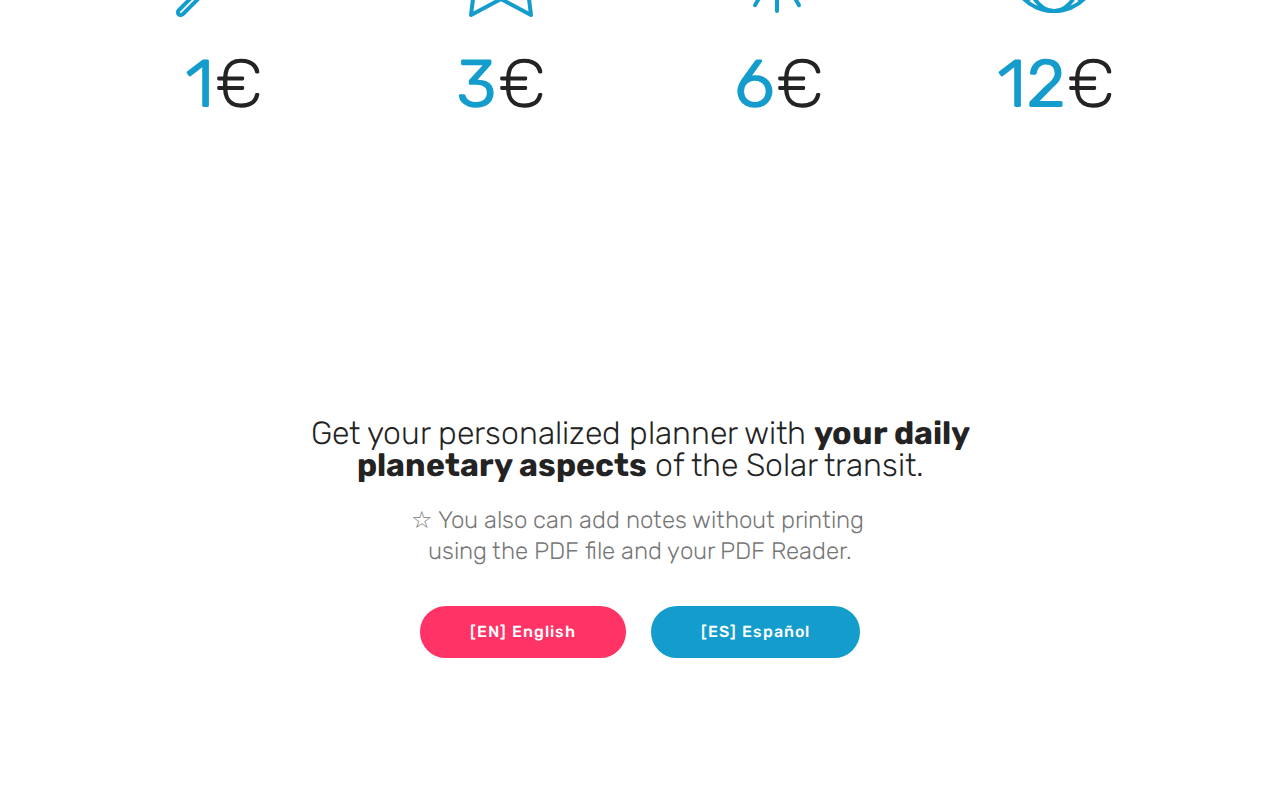
<file: page11.html>
<!DOCTYPE html>
<html  >
<head>
  <!-- Site made with Mobirise Website Builder v4.9.6, https://mobirise.com -->
  <meta charset="UTF-8">
  <meta http-equiv="X-UA-Compatible" content="IE=edge">
  <meta name="generator" content="Mobirise v4.9.6, mobirise.com">
  <meta name="viewport" content="width=device-width, initial-scale=1, minimum-scale=1">
  <link rel="shortcut icon" href="assets/images/favion-128x128.png" type="image/x-icon">
  <meta name="description" content="Web Site Creator Description">
  
  <title>CONTRIBUTTONS</title>
  <link rel="stylesheet" href="assets/web/assets/mobirise-icons/mobirise-icons.css">
  <link rel="stylesheet" href="assets/tether/tether.min.css">
  <link rel="stylesheet" href="assets/bootstrap/css/bootstrap.min.css">
  <link rel="stylesheet" href="assets/bootstrap/css/bootstrap-grid.min.css">
  <link rel="stylesheet" href="assets/bootstrap/css/bootstrap-reboot.min.css">
  <link rel="stylesheet" href="assets/theme/css/style.css">
  <link rel="stylesheet" href="assets/mobirise/css/mbr-additional.css" type="text/css">
  
  
  
</head>
<body>

<!-- Google Analytics -->
<!-- Global site tag (gtag.js) - Google Analytics -->
<script async src="https://www.googletagmanager.com/gtag/js?id=UA-136861123-1"></script>
<script>
  window.dataLayer = window.dataLayer || [];
  function gtag(){dataLayer.push(arguments);}
  gtag('js', new Date());

  gtag('config', 'UA-136861123-1');
</script>

<!-- /Google Analytics -->


  <section class="cid-rrv4YJmJXL" id="image3-4j">

    

    <figure class="mbr-figure container">
            <div class="image-block" style="width: 93%;">
                <a href="index.html"><img src="assets/images/the12signs-1000x250.jpg" width="1400" alt="Mobirise" title=""></a>
                
            </div>
    </figure>
</section>

<section class="engine"><a href="https://mobirise.info/u">bootstrap website templates</a></section><section class="mbr-section content4 cid-rsT4yMZhNp" id="content4-79">

    

    <div class="container">
        <div class="media-container-row">
            <div class="title col-12 col-md-8">
                <h2 class="align-center pb-3 mbr-fonts-style display-1"><strong>Gifts to my dear 'Astro Partisans' <br></strong>and donation links</h2>
                
                
            </div>
        </div>
    </div>
</section>

<section class="features1 cid-rt4thUo9YR" id="features1-7o">
    
    

    
    <div class="container">
        <div class="media-container-row">

            <div class="card p-3 col-12 col-md-6 col-lg-3">
                <div class="card-img pb-3">
                    <a href="https://paypal.me/the12signs/1EUR" target="_blank"><span class="mbr-iconfont mbri-magic-stick"></span></a>
                </div>
                <div class="card-box">
                    <h4 class="card-title py-3 mbr-fonts-style display-2"><strong>1 </strong>$/€<br></h4>
                    <p class="mbr-text mbr-fonts-style display-5">ACCESS TO ALL<br><strong>THE 2020 CALENDARS<br></strong>(Release on Nov`19 and beyond)</p>
                </div>
            </div>

            <div class="card p-3 col-12 col-md-6 col-lg-3">
                <div class="card-img pb-3">
                    <a href="https://paypal.me/the12signs/3EUR" target="_blank"><span class="mbr-iconfont mbri-star"></span></a>
                </div>
                <div class="card-box">
                    <h4 class="card-title py-3 mbr-fonts-style display-2"><div><strong>3 </strong>$/€</div></h4>
                    <p class="mbr-text mbr-fonts-style display-5"><strong>+ PLUS</strong><br>ACCESS TO ALL<br><strong>THE 2020 PLANNERS</strong><br></p>
                </div>
            </div>

            <div class="card p-3 col-12 col-md-6 col-lg-3">
                <div class="card-img pb-3">
                    <a href="https://paypal.me/the12signs/6EUR" target="_blank"><span class="mbr-iconfont mbri-sun2"></span></a>
                </div>
                <div class="card-box">
                    <h4 class="card-title py-3 mbr-fonts-style display-2"><div><strong>6 </strong>$/€<br></div></h4>
                    <p class="mbr-text mbr-fonts-style display-5"><strong>+ PLUS</strong><br>6 MONTHS<br><strong>PERSONALIZED<br>ASTRO PLANNER</strong><br></p>
                </div>
            </div>

            <div class="card p-3 col-12 col-md-6 col-lg-3">
                <div class="card-img pb-3">
                    <a href="https://paypal.me/the12signs/12EUR" target="_blank"><span class="mbr-iconfont mbri-globe-2"></span></a>
                </div>
                <div class="card-box">
                    <h4 class="card-title py-3 mbr-fonts-style display-2"><strong>12 </strong>$/€</h4>
                    <p class="mbr-text mbr-fonts-style display-5"><strong>+ PLUS</strong><br>12 MONTHS<br><strong>PERSONALIZED<br>ASTRO PLANNER</strong><br></p>
                </div>
            </div>

        </div>

    </div>

</section>

<section class="header1 cid-rryqdZMDLZ" id="header16-4o">

    

    

    <div class="container">
        <div class="row justify-content-md-center">
            <div class="col-md-10 align-center">
                <h1 class="mbr-section-title mbr-bold pb-3 mbr-fonts-style display-1">
                    PAYPAL
                </h1>
                <h3 class="mbr-section-subtitle mbr-light pb-3 mbr-fonts-style display-2"><strong>Links to</strong> <a href="https://paypal.me/the12signs/" target="_blank">paypal.me/the12signs</a></h3>
                
                
            </div>
        </div>
    </div>

</section>

<section class="features1 cid-rrypUi8Esz" id="features1-4n">
    
    

    
    <div class="container">
        <div class="media-container-row">

            <div class="card p-3 col-12 col-md-6 col-lg-3">
                <div class="card-img pb-3">
                    <a href="https://paypal.me/the12signs/1EUR" target="_blank"><span class="mbr-iconfont mbri-magic-stick"></span></a>
                </div>
                <div class="card-box">
                    <h4 class="card-title py-3 mbr-fonts-style display-1"><strong><a href="https://paypal.me/the12signs/1USD" target="_blank">1</a></strong>$</h4>
                    
                </div>
            </div>

            <div class="card p-3 col-12 col-md-6 col-lg-3">
                <div class="card-img pb-3">
                    <a href="https://paypal.me/the12signs/3EUR" target="_blank"><span class="mbr-iconfont mbri-star"></span></a>
                </div>
                <div class="card-box">
                    <h4 class="card-title py-3 mbr-fonts-style display-1"><a href="https://paypal.me/the12signs/3USD" target="_blank">3</a>$</h4>
                    
                </div>
            </div>

            <div class="card p-3 col-12 col-md-6 col-lg-3">
                <div class="card-img pb-3">
                    <a href="https://paypal.me/the12signs/6EUR" target="_blank"><span class="mbr-iconfont mbri-sun2"></span></a>
                </div>
                <div class="card-box">
                    <h4 class="card-title py-3 mbr-fonts-style display-1"><a href="https://paypal.me/the12signs/6USD" target="_blank">6</a>$</h4>
                    
                </div>
            </div>

            <div class="card p-3 col-12 col-md-6 col-lg-3">
                <div class="card-img pb-3">
                    <a href="https://paypal.me/the12signs/12EUR" target="_blank"><span class="mbr-iconfont mbri-globe-2"></span></a>
                </div>
                <div class="card-box">
                    <h4 class="card-title py-3 mbr-fonts-style display-1"><a href="https://paypal.me/the12signs/12USD" target="_blank">12</a>$</h4>
                    
                </div>
            </div>

        </div>

    </div>

</section>

<section class="header1 cid-rryqnJss46" id="header16-4p">

    

    

    <div class="container">
        <div class="row justify-content-md-center">
            <div class="col-md-10 align-center">
                <h1 class="mbr-section-title mbr-bold pb-3 mbr-fonts-style display-1">CREDIT / DEBIT CARD</h1>
                <h3 class="mbr-section-subtitle mbr-light pb-3 mbr-fonts-style display-2">Powered by Jotform &amp; Stripe</h3>
                
                
            </div>
        </div>
    </div>

</section>

<section class="features1 cid-rryqrGdVoj" id="features1-4q">
    
    

    
    <div class="container">
        <div class="media-container-row">

            <div class="card p-3 col-12 col-md-6 col-lg-3">
                <div class="card-img pb-3">
                    <span class="mbr-iconfont mbri-magic-stick"></span>
                </div>
                <div class="card-box">
                    <h4 class="card-title py-3 mbr-fonts-style display-1">
                        1€</h4>
                    <p class="mbr-text mbr-fonts-style display-7"><a href="https://form.jotformeu.com/91451051708351" target="_blank">[EN] English</a><a href="https://form.jotformeu.com/91451654781361" target="_blank"><br></a><a href="https://form.jotformeu.com/91451654781361" target="_blank">[ES] Español</a>&nbsp;</p>
                </div>
            </div>

            <div class="card p-3 col-12 col-md-6 col-lg-3">
                <div class="card-img pb-3">
                    <span class="mbr-iconfont mbri-star"></span>
                </div>
                <div class="card-box">
                    <h4 class="card-title py-3 mbr-fonts-style display-1">3€</h4>
                    <p class="mbr-text mbr-fonts-style display-7"><a href="https://form.jotformeu.com/91451051708351" target="_blank">[EN] English</a><br><a href="https://form.jotformeu.com/91451654781361" target="_blank">[ES] Español</a></p>
                </div>
            </div>

            <div class="card p-3 col-12 col-md-6 col-lg-3">
                <div class="card-img pb-3">
                    <span class="mbr-iconfont mbri-sun2"></span>
                </div>
                <div class="card-box">
                    <h4 class="card-title py-3 mbr-fonts-style display-1">6€</h4>
                    <p class="mbr-text mbr-fonts-style display-7"><a href="https://form.jotformeu.com/91451051708351" target="_blank">[EN] English</a><br><a href="https://form.jotformeu.com/91451654781361" target="_blank">[ES] Español</a></p>
                </div>
            </div>

            <div class="card p-3 col-12 col-md-6 col-lg-3">
                <div class="card-img pb-3">
                    <span class="mbr-iconfont mbri-globe-2"></span>
                </div>
                <div class="card-box">
                    <h4 class="card-title py-3 mbr-fonts-style display-1">
                        12€</h4>
                    <p class="mbr-text mbr-fonts-style display-7"><a href="https://form.jotformeu.com/91451051708351" target="_blank">[EN] English</a><br><a href="https://form.jotformeu.com/91451654781361" target="_blank">[ES] Español</a></p>
                </div>
            </div>

        </div>

    </div>

</section>

<section class="header1 cid-rryquSr0u4" id="header16-4r">

    

    

    <div class="container">
        <div class="row justify-content-md-center">
            <div class="col-md-10 align-center">
                <h1 class="mbr-section-title mbr-bold pb-3 mbr-fonts-style display-1">
                    CRYPTOCURRENCY</h1>
                <h3 class="mbr-section-subtitle mbr-light pb-3 mbr-fonts-style display-2">Powered by Coinbase Commerce</h3>
                
                
            </div>
        </div>
    </div>

</section>

<section class="features1 cid-rryqxSqSyR" id="features1-4s">
    
    

    
    <div class="container">
        <div class="media-container-row">

            <div class="card p-3 col-12 col-md-6 col-lg-3">
                <div class="card-img pb-3">
                    <a href="https://commerce.coinbase.com/checkout/e4d32d3a-e093-4f41-bd12-22290128a28d" target="_blank"><span class="mbr-iconfont mbri-magic-stick"></span></a>
                </div>
                <div class="card-box">
                    <h4 class="card-title py-3 mbr-fonts-style display-1"><a href="https://commerce.coinbase.com/checkout/e4d32d3a-e093-4f41-bd12-22290128a28d" target="_blank">1</a>€</h4>
                    
                </div>
            </div>

            <div class="card p-3 col-12 col-md-6 col-lg-3">
                <div class="card-img pb-3">
                    <span class="mbr-iconfont mbri-star"></span>
                </div>
                <div class="card-box">
                    <h4 class="card-title py-3 mbr-fonts-style display-1"><a href="https://commerce.coinbase.com/checkout/cf414f64-f356-426a-9ff6-c78e8782e746" target="_blank">3</a>€</h4>
                    
                </div>
            </div>

            <div class="card p-3 col-12 col-md-6 col-lg-3">
                <div class="card-img pb-3">
                    <a href="https://commerce.coinbase.com/checkout/0df282b4-2b06-424d-a58e-63068ee83c78" target="_blank"><span class="mbr-iconfont mbri-sun2"></span></a>
                </div>
                <div class="card-box">
                    <h4 class="card-title py-3 mbr-fonts-style display-1"><a href="https://commerce.coinbase.com/checkout/0df282b4-2b06-424d-a58e-63068ee83c78" target="_blank">6</a>€</h4>
                    
                </div>
            </div>

            <div class="card p-3 col-12 col-md-6 col-lg-3">
                <div class="card-img pb-3">
                    <a href="https://commerce.coinbase.com/checkout/40e16740-8ac5-41ce-b918-200871a12b51" target="_blank"><span class="mbr-iconfont mbri-globe-2"></span></a>
                </div>
                <div class="card-box">
                    <h4 class="card-title py-3 mbr-fonts-style display-1">
                        <a href="https://commerce.coinbase.com/checkout/40e16740-8ac5-41ce-b918-200871a12b51" target="_blank">12</a>€</h4>
                    
                </div>
            </div>

        </div>

    </div>

</section>

<section class="mbr-section content4 cid-rt4zXm9Ti0" id="content4-7p">

    

    <div class="container">
        <div class="media-container-row">
            <div class="title col-12 col-md-8">
                <h2 class="align-center pb-3 mbr-fonts-style display-2">Get your personalized planner with <strong>your daily planetary aspects</strong> of the Solar transit.</h2>
                <h3 class="mbr-section-subtitle align-center mbr-light mbr-fonts-style display-5">☆ You also can add notes without printing&nbsp;<div>using the PDF file&nbsp;<span style="font-size: 1.5rem;">and your PDF Reader.</span></div></h3>
                <div class="mbr-section-btn align-center py-4"><a class="btn btn-secondary display-4" href="https://form.jotformeu.com/91451615758362" target="_blank">[EN] English</a>
                    <a class="btn btn-primary display-4" href="https://form.jotformeu.com/91452588158366" target="_blank">[ES] Español</a></div>
            </div>
        </div>
    </div>
</section>


  <script src="assets/web/assets/jquery/jquery.min.js"></script>
  <script src="assets/popper/popper.min.js"></script>
  <script src="assets/tether/tether.min.js"></script>
  <script src="assets/bootstrap/js/bootstrap.min.js"></script>
  <script src="assets/smoothscroll/smooth-scroll.js"></script>
  <script src="assets/theme/js/script.js"></script>
  
  
</body>
</html>
</file>
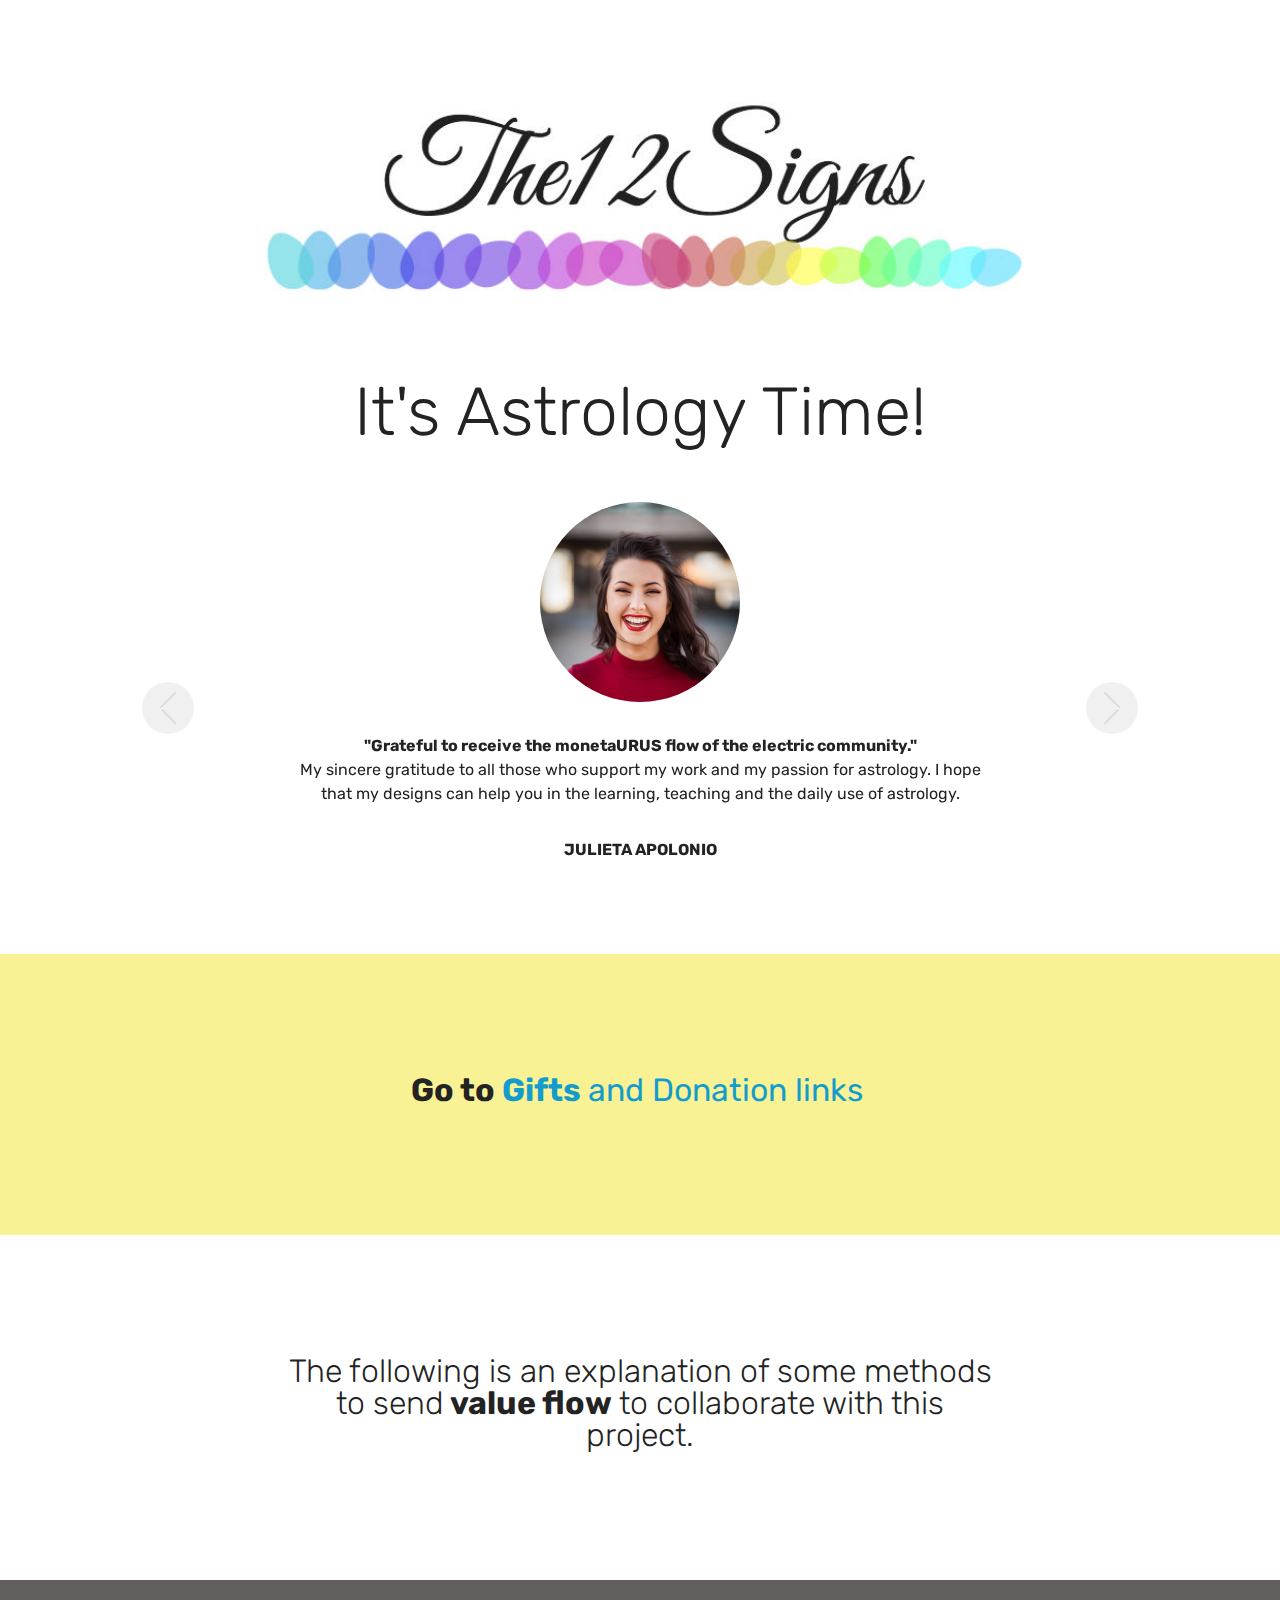
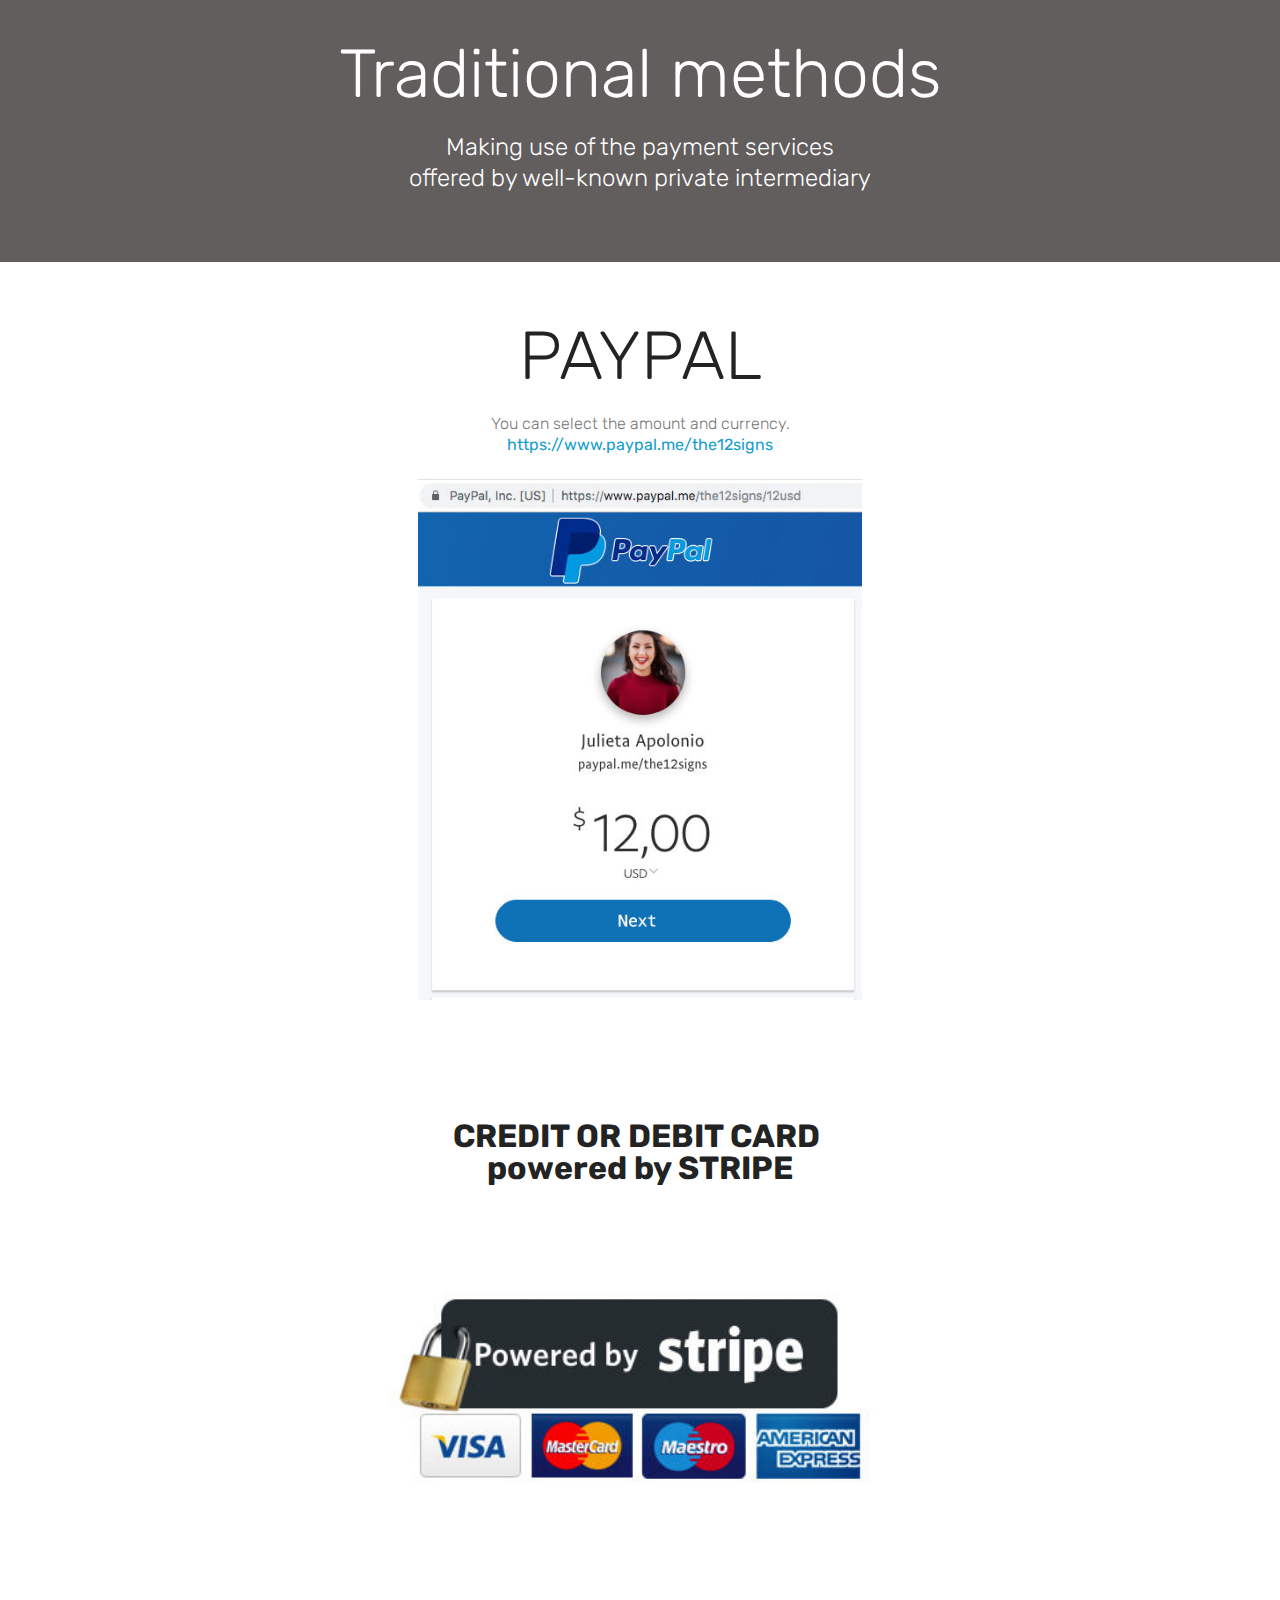
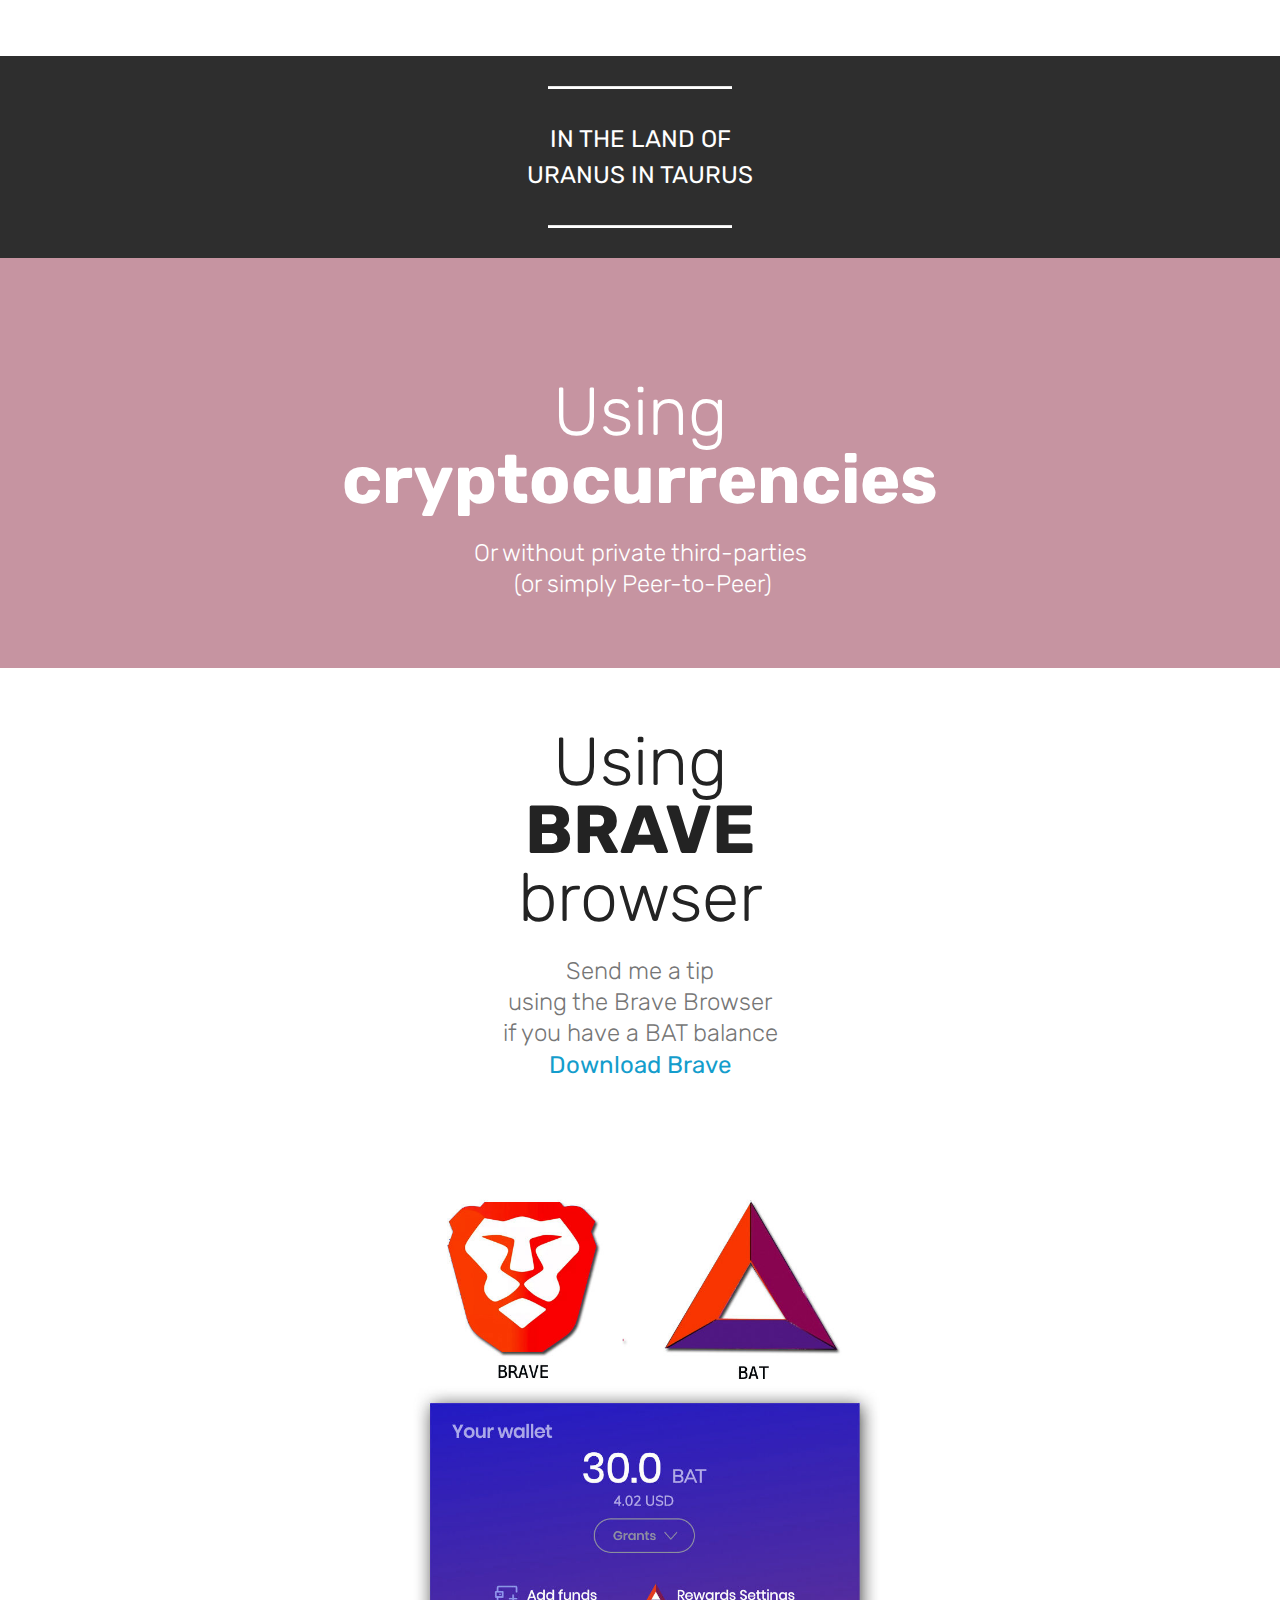
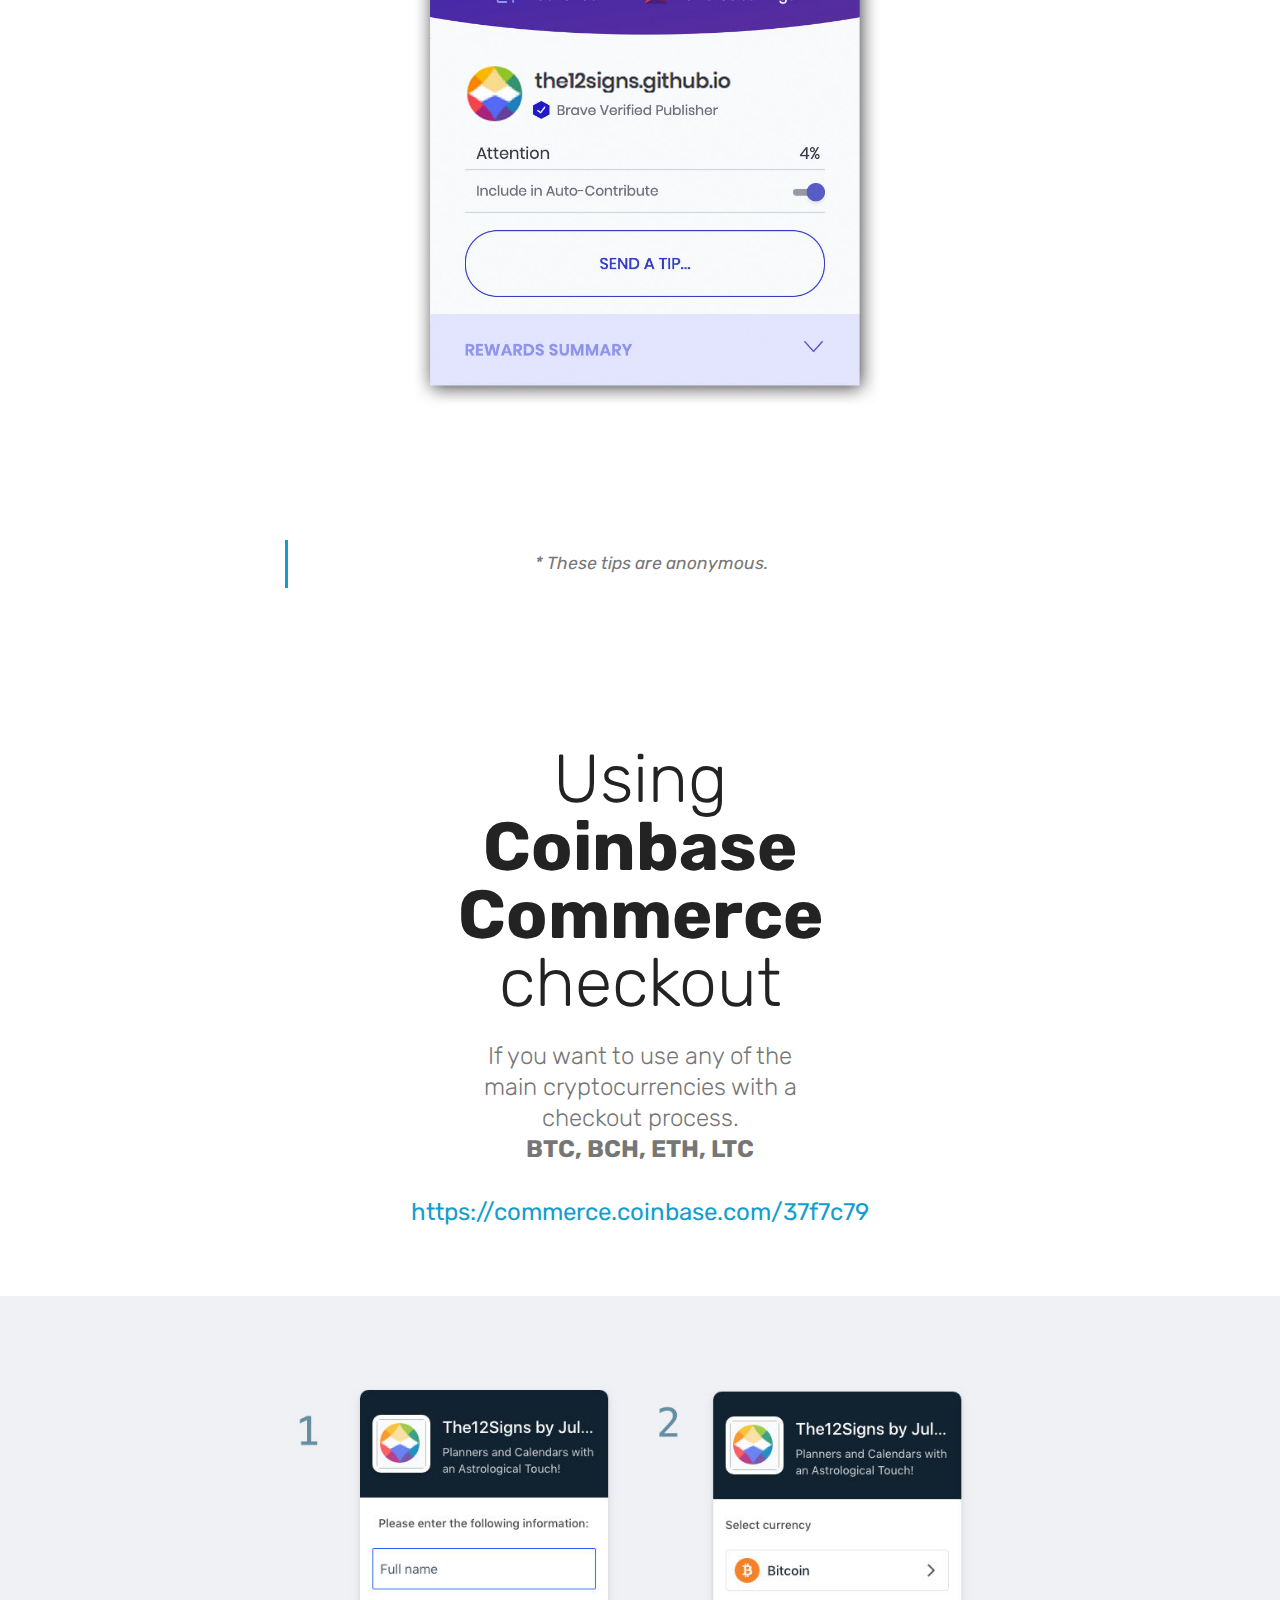
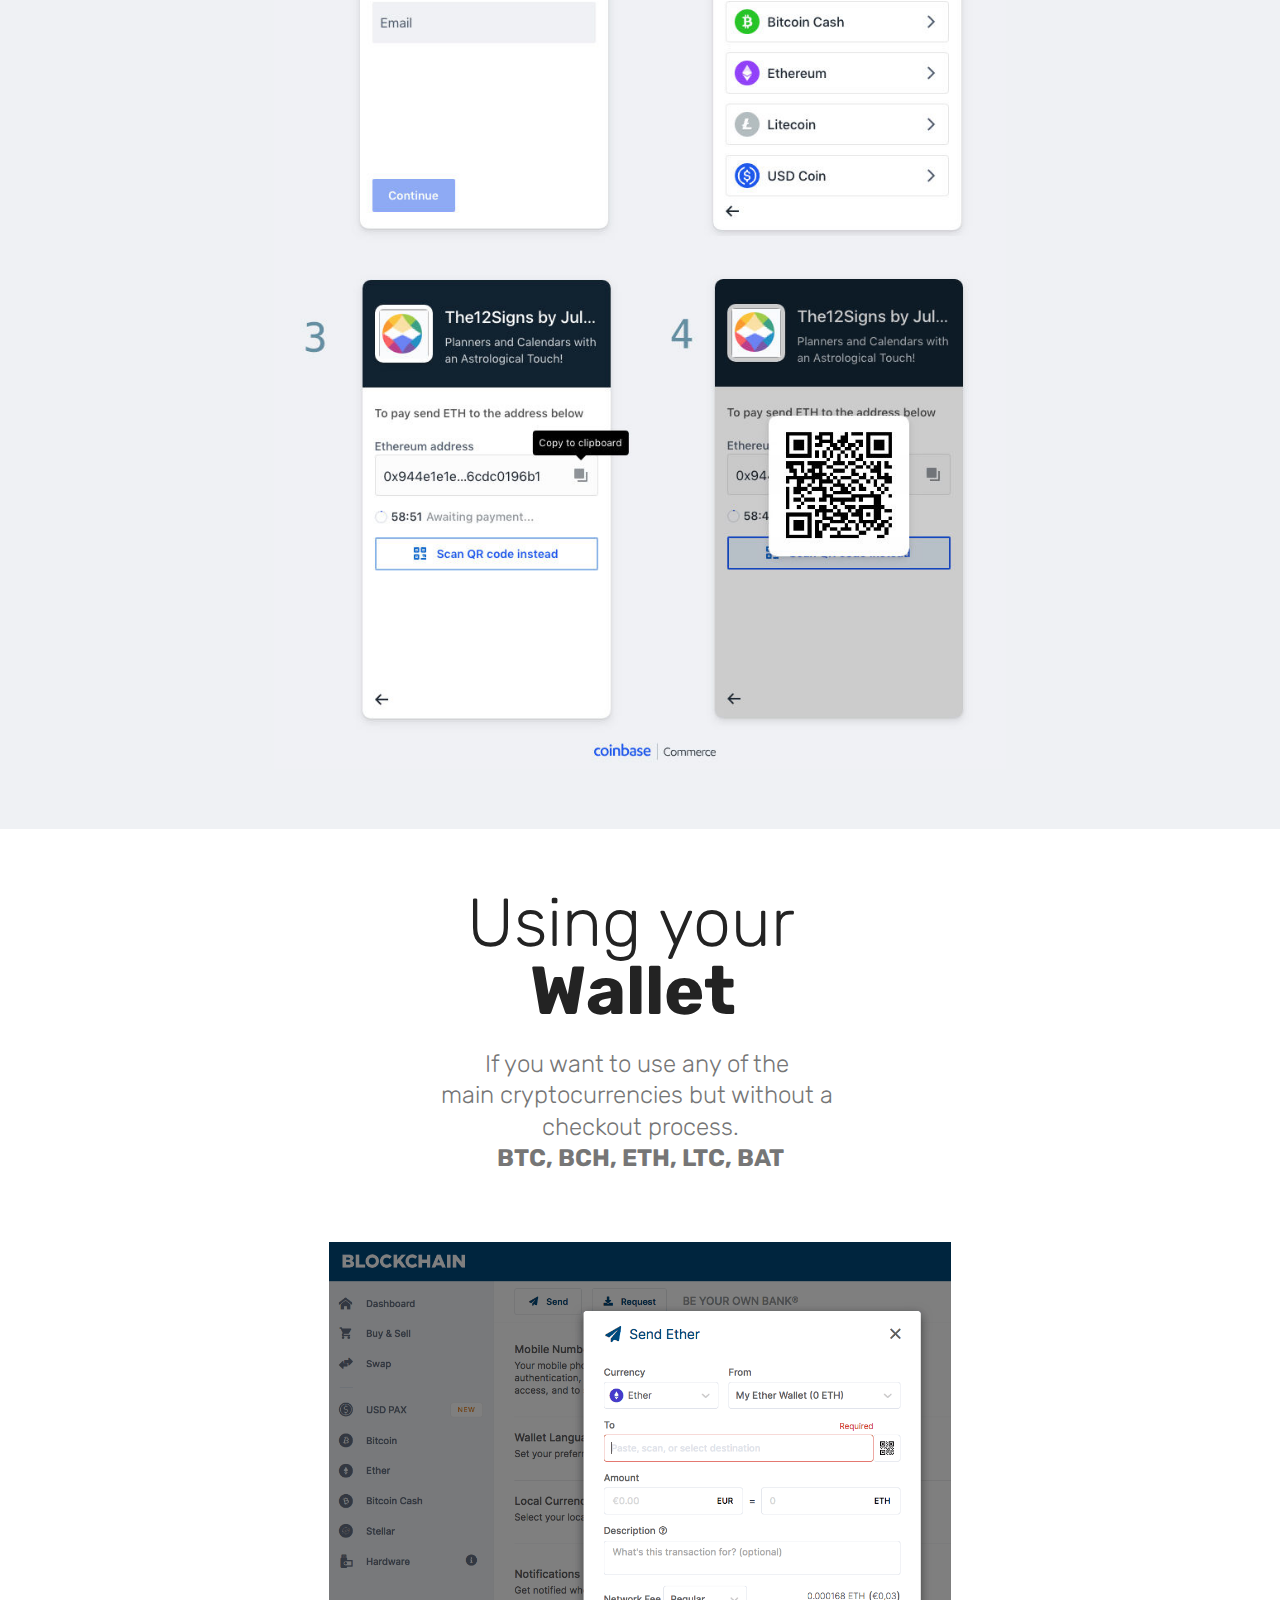
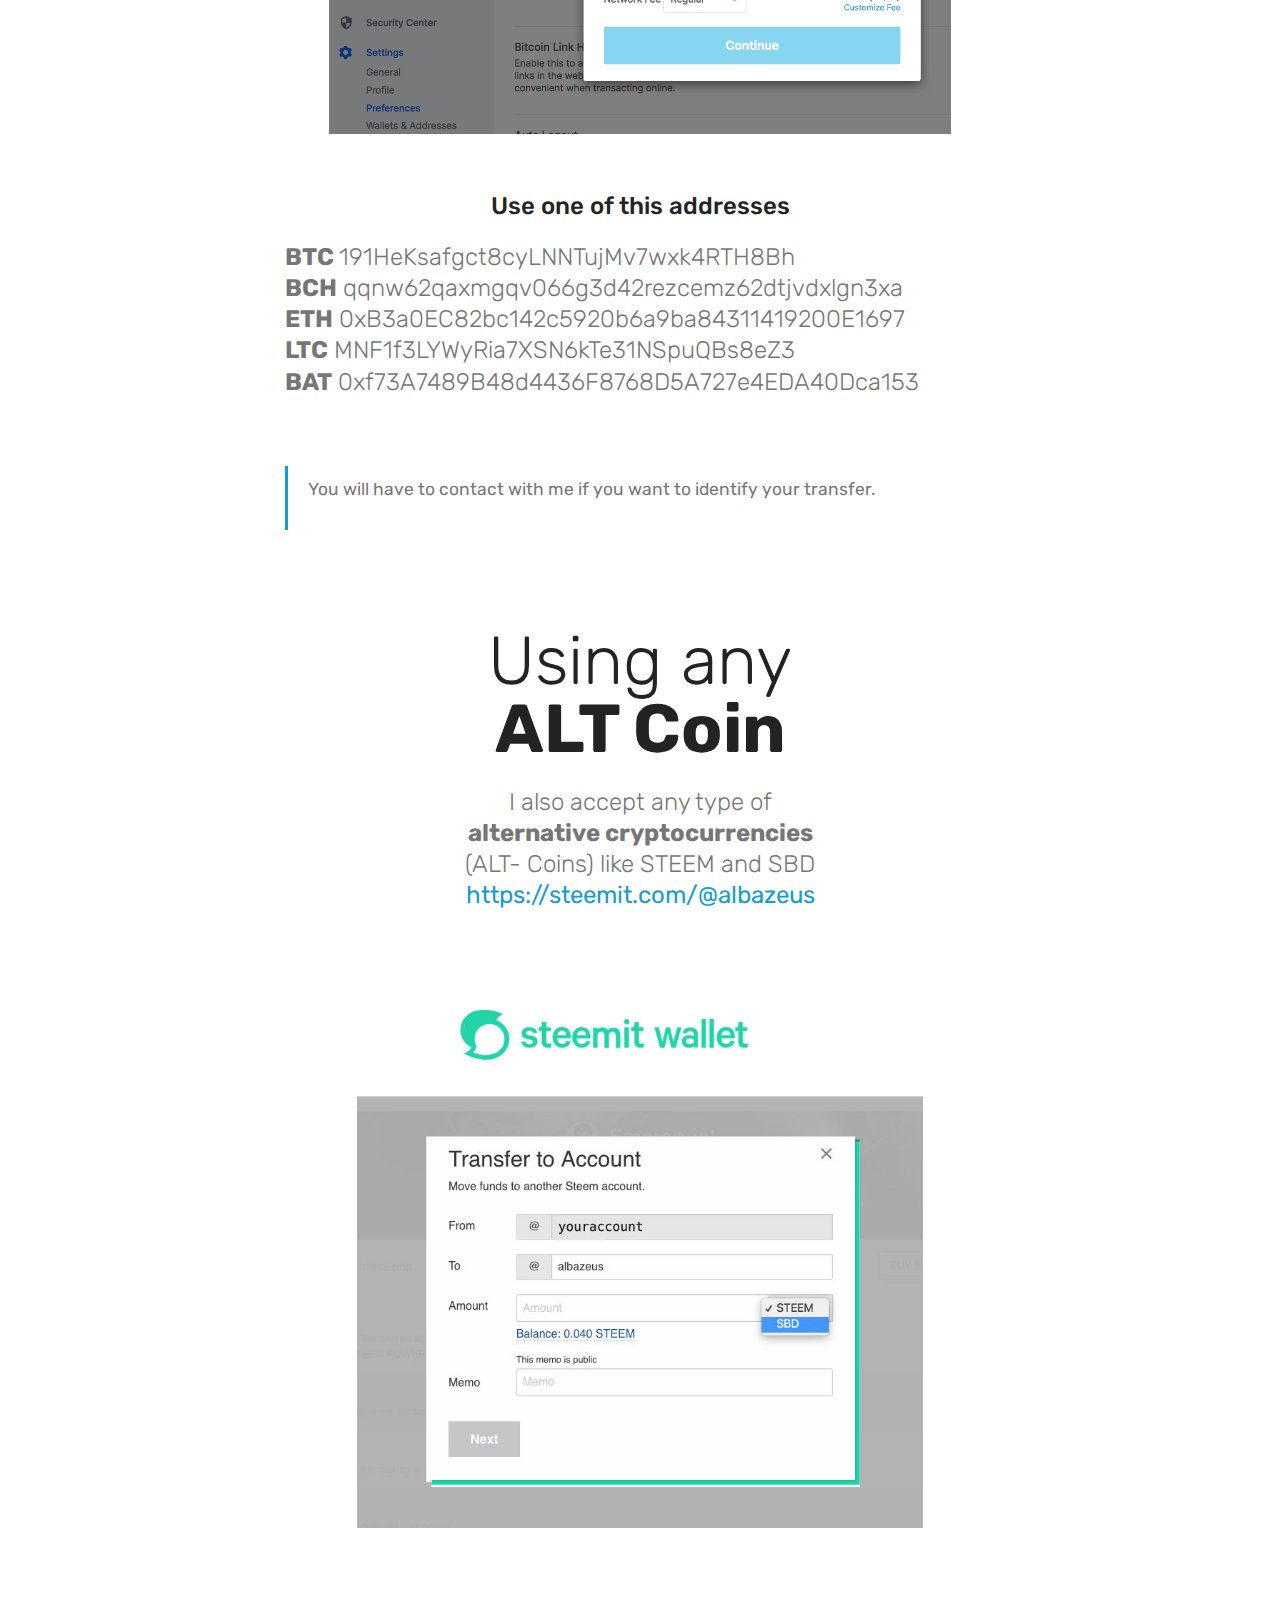
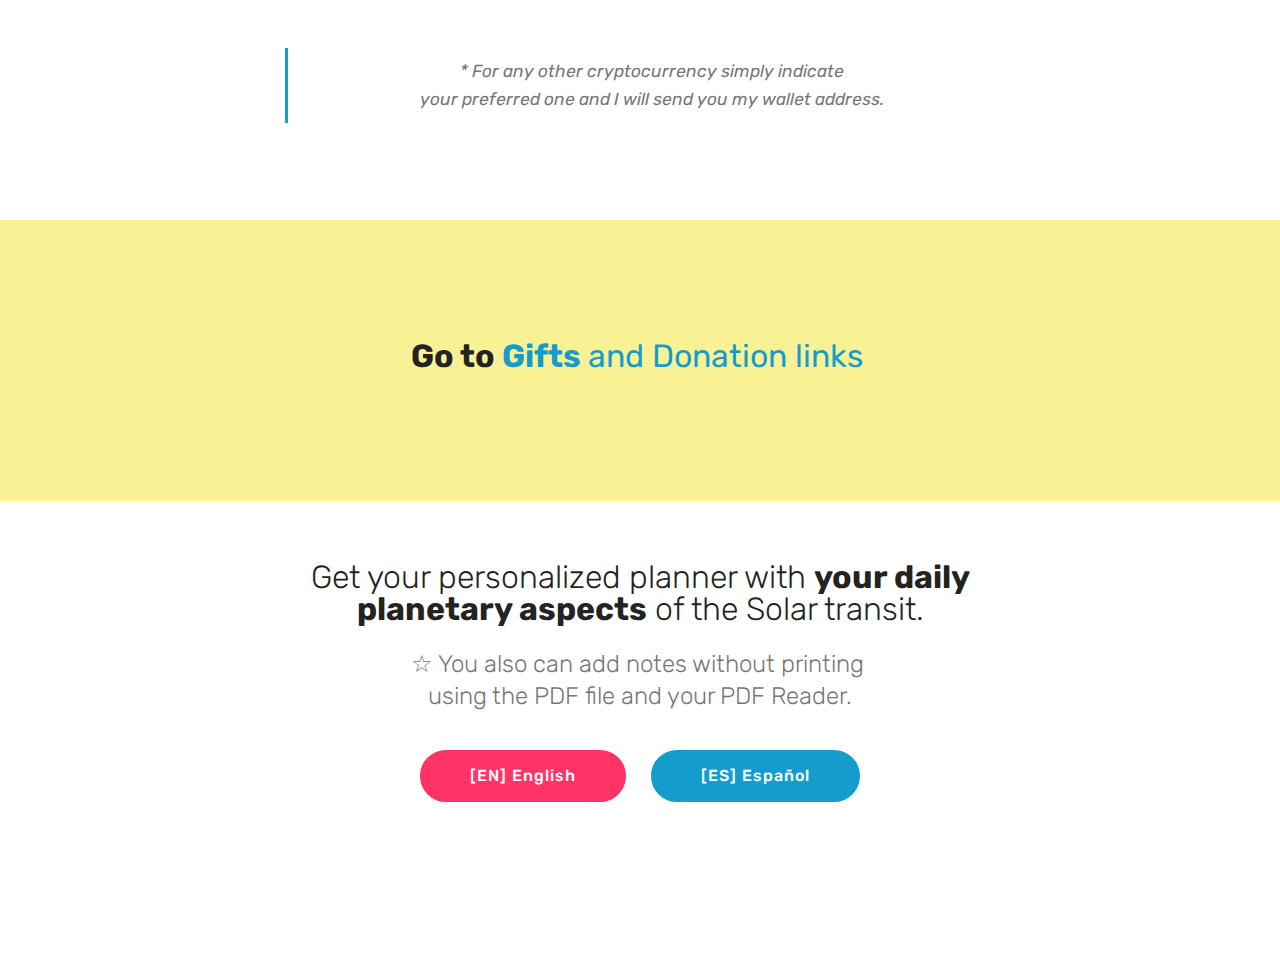
<file: page14.html>
<!DOCTYPE html>
<html  >
<head>
  <!-- Site made with Mobirise Website Builder v4.9.6, https://mobirise.com -->
  <meta charset="UTF-8">
  <meta http-equiv="X-UA-Compatible" content="IE=edge">
  <meta name="generator" content="Mobirise v4.9.6, mobirise.com">
  <meta name="viewport" content="width=device-width, initial-scale=1, minimum-scale=1">
  <link rel="shortcut icon" href="assets/images/favion-128x128.png" type="image/x-icon">
  <meta name="description" content="Website Builder Description">
  
  <title>CONTRIWAYS</title>
  <link rel="stylesheet" href="assets/web/assets/mobirise-icons/mobirise-icons.css">
  <link rel="stylesheet" href="assets/tether/tether.min.css">
  <link rel="stylesheet" href="assets/bootstrap/css/bootstrap.min.css">
  <link rel="stylesheet" href="assets/bootstrap/css/bootstrap-grid.min.css">
  <link rel="stylesheet" href="assets/bootstrap/css/bootstrap-reboot.min.css">
  <link rel="stylesheet" href="assets/theme/css/style.css">
  <link rel="stylesheet" href="assets/mobirise/css/mbr-additional.css" type="text/css">
  
  
  
</head>
<body>

<!-- Google Analytics -->
<!-- Global site tag (gtag.js) - Google Analytics -->
<script async src="https://www.googletagmanager.com/gtag/js?id=UA-136861123-1"></script>
<script>
  window.dataLayer = window.dataLayer || [];
  function gtag(){dataLayer.push(arguments);}
  gtag('js', new Date());

  gtag('config', 'UA-136861123-1');
</script>

<!-- /Google Analytics -->


  <section class="cid-rrhwqJEk8T" id="image3-3h">

    

    <figure class="mbr-figure container">
            <div class="image-block" style="width: 93%;">
                <a href="index.html"><img src="assets/images/the12signs-1000x250.jpg" width="1400" alt="Mobirise" title=""></a>
                
            </div>
    </figure>
</section>

<section class="engine"><a href="https://mobirise.info/e">how to make your own site for free</a></section><section class="carousel slide testimonials-slider cid-rrhwX4AjFN" data-interval="false" id="testimonials-slider1-3i">
    
    

    

    <div class="container text-center">
        <h2 class="pb-5 mbr-fonts-style display-1">It's Astrology Time!</h2>

        <div class="carousel slide" role="listbox" data-pause="true" data-keyboard="false" data-ride="false" data-interval="false">
            <div class="carousel-inner">
                
                
            <div class="carousel-item">
                    <div class="user col-md-8">
                        <div class="user_image">
                            <img src="assets/images/julieta-apolonio-400x600.jpg" alt="" title="">
                        </div>
                        <div class="user_text pb-3">
                            <p class="mbr-fonts-style display-7"><strong>"Grateful to receive the monetaURUS flow of the electric community."</strong><br>My sincere gratitude to all those who support my work and my passion for astrology. I hope that my designs can help you in the learning, teaching and the daily use of astrology.</p>
                        </div>
                        <div class="user_name mbr-bold pb-2 mbr-fonts-style display-7">JULIETA APOLONIO</div>
                        <div class="user_desk mbr-light mbr-fonts-style display-7">.</div>
                    </div>
                </div></div>

            <div class="carousel-controls">
                <a class="carousel-control-prev" role="button" data-slide="prev">
                  <span aria-hidden="true" class="mbri-arrow-prev mbr-iconfont"></span>
                  <span class="sr-only">Previous</span>
                </a>
                
                <a class="carousel-control-next" role="button" data-slide="next">
                  <span aria-hidden="true" class="mbri-arrow-next mbr-iconfont"></span>
                  <span class="sr-only">Next</span>
                </a>
            </div>
        </div>
    </div>
</section>

<section class="mbr-section content4 cid-rsTrjKrCXR" id="content4-7d">

    

    <div class="container">
        <div class="media-container-row">
            <div class="title col-12 col-md-8">
                <h2 class="align-center pb-3 mbr-fonts-style display-2"><strong>Go to </strong><a href="page11.html"><strong>Gifts </strong>and Donation links</a><strong>&nbsp;</strong></h2>
                
                
            </div>
        </div>
    </div>
</section>

<section class="mbr-section content4 cid-rt4CkPf126" id="content4-7q">

    

    <div class="container">
        <div class="media-container-row">
            <div class="title col-12 col-md-8">
                <h2 class="align-center pb-3 mbr-fonts-style display-2">The following is an explanation of some methods to send<strong> value flow</strong> to collaborate with this project.</h2>
                
                
            </div>
        </div>
    </div>
</section>

<section class="mbr-section content4 cid-rsT0N9gQyq" id="content4-72">

    

    <div class="container">
        <div class="media-container-row">
            <div class="title col-12 col-md-8">
                <h2 class="align-center pb-3 mbr-fonts-style display-1">Traditional methods</h2>
                <h3 class="mbr-section-subtitle align-center mbr-light mbr-fonts-style display-5">Making use of the payment services <br>offered by well-known private intermediary</h3>
                
            </div>
        </div>
    </div>
</section>

<section class="mbr-section content4 cid-rsT0NRDZeB" id="content4-73">

    

    <div class="container">
        <div class="media-container-row">
            <div class="title col-12 col-md-8">
                <h2 class="align-center pb-3 mbr-fonts-style display-1">
                    PAYPAL</h2>
                <h3 class="mbr-section-subtitle align-center mbr-light mbr-fonts-style display-7">You can select the amount and currency.<br><a href="https://www.paypal.me/the12signs/12usd" target="_blank">https://www.paypal.me/the12signs</a></h3>
                
            </div>
        </div>
    </div>
</section>

<section class="cid-rsT0Oq2dRT" id="image3-74">

    

    <figure class="mbr-figure container">
            <div class="image-block" style="width: 40%;">
                <img src="assets/images/paypalme-1-505x592.jpg" width="1400" alt="Mobirise" title="">
                
            </div>
    </figure>
</section>

<section class="mbr-section content4 cid-rsT0Pa1Zi5" id="content4-75">

    

    <div class="container">
        <div class="media-container-row">
            <div class="title col-12 col-md-8">
                <h2 class="align-center pb-3 mbr-fonts-style display-2"><strong>CREDIT OR DEBIT CARD&nbsp;<br>powered by STRIPE</strong></h2>
                
                
            </div>
        </div>
    </div>
</section>

<section class="cid-rsT0PR8oQR" id="image3-76">

    

    <figure class="mbr-figure container">
            <div class="image-block" style="width: 68%;">
                <img src="assets/images/stripe-567x224.jpg" width="1400" alt="Mobirise" title="">
                
            </div>
    </figure>
</section>

<section class="mbr-section article content10 cid-rrhwaluT4g" id="content10-3g">
    
     

    <div class="container">
        <div class="inner-container" style="width: 66%;">
            <hr class="line" style="width: 25%;">
            <div class="section-text align-center mbr-white mbr-fonts-style display-5">IN THE LAND OF<br>URANUS IN TAURUS<br></div>
            <hr class="line" style="width: 25%;">
        </div>
    </div>
</section>

<section class="mbr-section content4 cid-rrhKBOQ7e6" id="content4-3q">

    

    <div class="container">
        <div class="media-container-row">
            <div class="title col-12 col-md-8">
                <h2 class="align-center pb-3 mbr-fonts-style display-1">Using <strong>cryptocurrencies</strong></h2>
                <h3 class="mbr-section-subtitle align-center mbr-light mbr-fonts-style display-5">Or without private third-parties<div>&nbsp;(or simply Peer-to-Peer)</div></h3>
                
            </div>
        </div>
    </div>
</section>

<section class="mbr-section content4 cid-rrhvYn7qMU" id="content4-3c">

    

    <div class="container">
        <div class="media-container-row">
            <div class="title col-12 col-md-8">
                <h2 class="align-center pb-3 mbr-fonts-style display-1">Using <br><strong>BRAVE</strong> <br>browser</h2>
                <h3 class="mbr-section-subtitle align-center mbr-light mbr-fonts-style display-5">Send me a tip <br>using the Brave Browser <br>if you have a BAT balance <br><a href="https://brave.com/ezt263" target="_blank">Download Brave</a><br><br></h3>
                
            </div>
        </div>
    </div>
</section>

<section class="cid-rrhPqqfNyH" id="image3-3r">

    

    <figure class="mbr-figure container">
            <div class="image-block" style="width: 58%;">
                <img src="assets/images/bravebat-1119x1434.jpg" width="1400" alt="Mobirise" title="">
                
            </div>
    </figure>
</section>

<section class="mbr-section article content1 cid-rrhQ0OJMZ8" id="content2-3s">

     

    <div class="container">
        <div class="media-container-row">
            <div class="mbr-text col-12 col-md-8 mbr-fonts-style display-7">
                <blockquote><span style="font-size: 1.09rem;">* These tips are anonymous.</span></blockquote>
            </div>
        </div>
    </div>
</section>

<section class="mbr-section content4 cid-rrhw61fBIA" id="content4-3f">

    

    <div class="container">
        <div class="media-container-row">
            <div class="title col-12 col-md-8">
                <h2 class="align-center pb-3 mbr-fonts-style display-1">Using <br><strong>Coinbase <br>Commerce</strong><br>checkout<br></h2>
                <h3 class="mbr-section-subtitle align-center mbr-light mbr-fonts-style display-5">If you want to use any of the <br>main cryptocurrencies with a <br>checkout process.<br><strong>BTC, BCH, ETH, LTC</strong><br><br><a href="https://commerce.coinbase.com/checkout/6b7c9311-317d-46ff-b9f6-e903237f7c79" target="_blank">https://commerce.coinbase.com/37f7c79</a></h3>
                
            </div>
        </div>
    </div>
</section>

<section class="cid-rrhYvEpx6x" id="image3-3t">

    

    <figure class="mbr-figure container">
            <div class="image-block" style="width: 66%;">
                <img src="assets/images/coinbase-commerce-885x1224.jpg" width="1400" alt="Mobirise" title="">
                
            </div>
    </figure>
</section>

<section class="mbr-section content4 cid-rrmJ3gdcQi" id="content4-3w">

    

    <div class="container">
        <div class="media-container-row">
            <div class="title col-12 col-md-8">
                <h2 class="align-center pb-3 mbr-fonts-style display-1">Using your&nbsp;<br><strong>Wallet&nbsp;</strong><br></h2>
                <h3 class="mbr-section-subtitle align-center mbr-light mbr-fonts-style display-5">If you want to use any of the&nbsp;<div>main cryptocurrencies but without a&nbsp;</div><div>checkout process.</div><div><strong>BTC, BCH, ETH, LTC, BAT</strong></div></h3>
                
            </div>
        </div>
    </div>
</section>

<section class="cid-rrmOj2l31Y" id="image3-40">

    

    <figure class="mbr-figure container">
            <div class="image-block" style="width: 56%;">
                <img src="assets/images/blockchain-1107x876.png" width="1400" alt="Mobirise" title="">
                
            </div>
    </figure>
</section>

<section class="mbr-section content4 cid-rrmOAvlLtJ" id="content4-41">

    

    <div class="container">
        <div class="media-container-row">
            <div class="title col-12 col-md-8">
                <h2 class="align-center pb-3 mbr-fonts-style display-5">Use one of this addresses</h2>
                <h3 class="mbr-section-subtitle align-center mbr-light mbr-fonts-style display-5"><strong>BTC </strong>191HeKsafgct8cyLNNTujMv7wxk4RTH8Bh<div><strong>BCH</strong> qqnw62qaxmgqv066g3d42rezcemz62dtjvdxlgn3xa</div><div><strong>ETH</strong> 0xB3a0EC82bc142c5920b6a9ba84311419200E1697</div><div><strong>LTC</strong> MNF1f3LYWyRia7XSN6kTe31NSpuQBs8eZ3</div><div><strong>BAT</strong> 0xf73A7489B48d4436F8768D5A727e4EDA40Dca153</div></h3>
                
            </div>
        </div>
    </div>
</section>

<section class="mbr-section article content1 cid-rrmLnX8Iu1" id="content2-3z">

     

    <div class="container">
        <div class="media-container-row">
            <div class="mbr-text col-12 col-md-8 mbr-fonts-style display-7">
                <blockquote><p><span style="font-style: normal;">You will have to contact with me if you want to identify your transfer.</span></p></blockquote>
            </div>
        </div>
    </div>
</section>

<section class="mbr-section content4 cid-rrmDZRGTCL" id="content4-3u">

    

    <div class="container">
        <div class="media-container-row">
            <div class="title col-12 col-md-8">
                <h2 class="align-center pb-3 mbr-fonts-style display-1">Using any <br><strong>ALT Coin</strong><br></h2>
                <h3 class="mbr-section-subtitle align-center mbr-light mbr-fonts-style display-5">I also accept any type of <br><strong>alternative&nbsp;cryptocurrencies</strong> <br>(ALT- Coins) like STEEM and SBD<br><a href="https://steemit.com/@albazeus" target="_blank">https://steemit.com/@albazeus</a></h3>
                
            </div>
        </div>
    </div>
</section>

<section class="cid-rrmIcgnyF6" id="image3-3v">

    

    <figure class="mbr-figure container">
            <div class="image-block" style="width: 51%;">
                <img src="assets/images/steemi-792x767.jpg" width="1400" alt="Mobirise" title="">
                
            </div>
    </figure>
</section>

<section class="mbr-section article content1 cid-rrmK06xbQ6" id="content2-3y">

     

    <div class="container">
        <div class="media-container-row">
            <div class="mbr-text col-12 col-md-8 mbr-fonts-style display-7">
                <blockquote><span style="font-size: 1.09rem;">* For any other cryptocurrency simply indicate <br>your preferred one and I will send you my wallet address.</span></blockquote>
            </div>
        </div>
    </div>
</section>

<section class="mbr-section content4 cid-rt4Fg1DHgp" id="content4-7r">

    

    <div class="container">
        <div class="media-container-row">
            <div class="title col-12 col-md-8">
                <h2 class="align-center pb-3 mbr-fonts-style display-2"><strong>Go to </strong><a href="page11.html"><strong>Gifts </strong>and Donation links</a><strong>&nbsp;</strong></h2>
                
                
            </div>
        </div>
    </div>
</section>

<section class="mbr-section content4 cid-rsT2ftRyBG" id="content4-77">

    

    <div class="container">
        <div class="media-container-row">
            <div class="title col-12 col-md-8">
                <h2 class="align-center pb-3 mbr-fonts-style display-2">Get your personalized planner with <strong>your daily planetary aspects</strong> of the Solar transit.</h2>
                <h3 class="mbr-section-subtitle align-center mbr-light mbr-fonts-style display-5">☆ You also can add notes without printing&nbsp;<div>using the PDF file&nbsp;<span style="font-size: 1.5rem;">and your PDF Reader.</span></div></h3>
                <div class="mbr-section-btn align-center py-4"><a class="btn btn-secondary display-4" href="https://form.jotformeu.com/91451615758362" target="_blank">[EN] English</a>
                    <a class="btn btn-primary display-4" href="https://form.jotformeu.com/91452588158366" target="_blank">[ES] Español</a></div>
            </div>
        </div>
    </div>
</section>


  <script src="assets/web/assets/jquery/jquery.min.js"></script>
  <script src="assets/popper/popper.min.js"></script>
  <script src="assets/tether/tether.min.js"></script>
  <script src="assets/bootstrap/js/bootstrap.min.js"></script>
  <script src="assets/smoothscroll/smooth-scroll.js"></script>
  <script src="assets/bootstrapcarouselswipe/bootstrap-carousel-swipe.js"></script>
  <script src="assets/mbr-testimonials-slider/mbr-testimonials-slider.js"></script>
  <script src="assets/theme/js/script.js"></script>
  
  
</body>
</html>
</file>
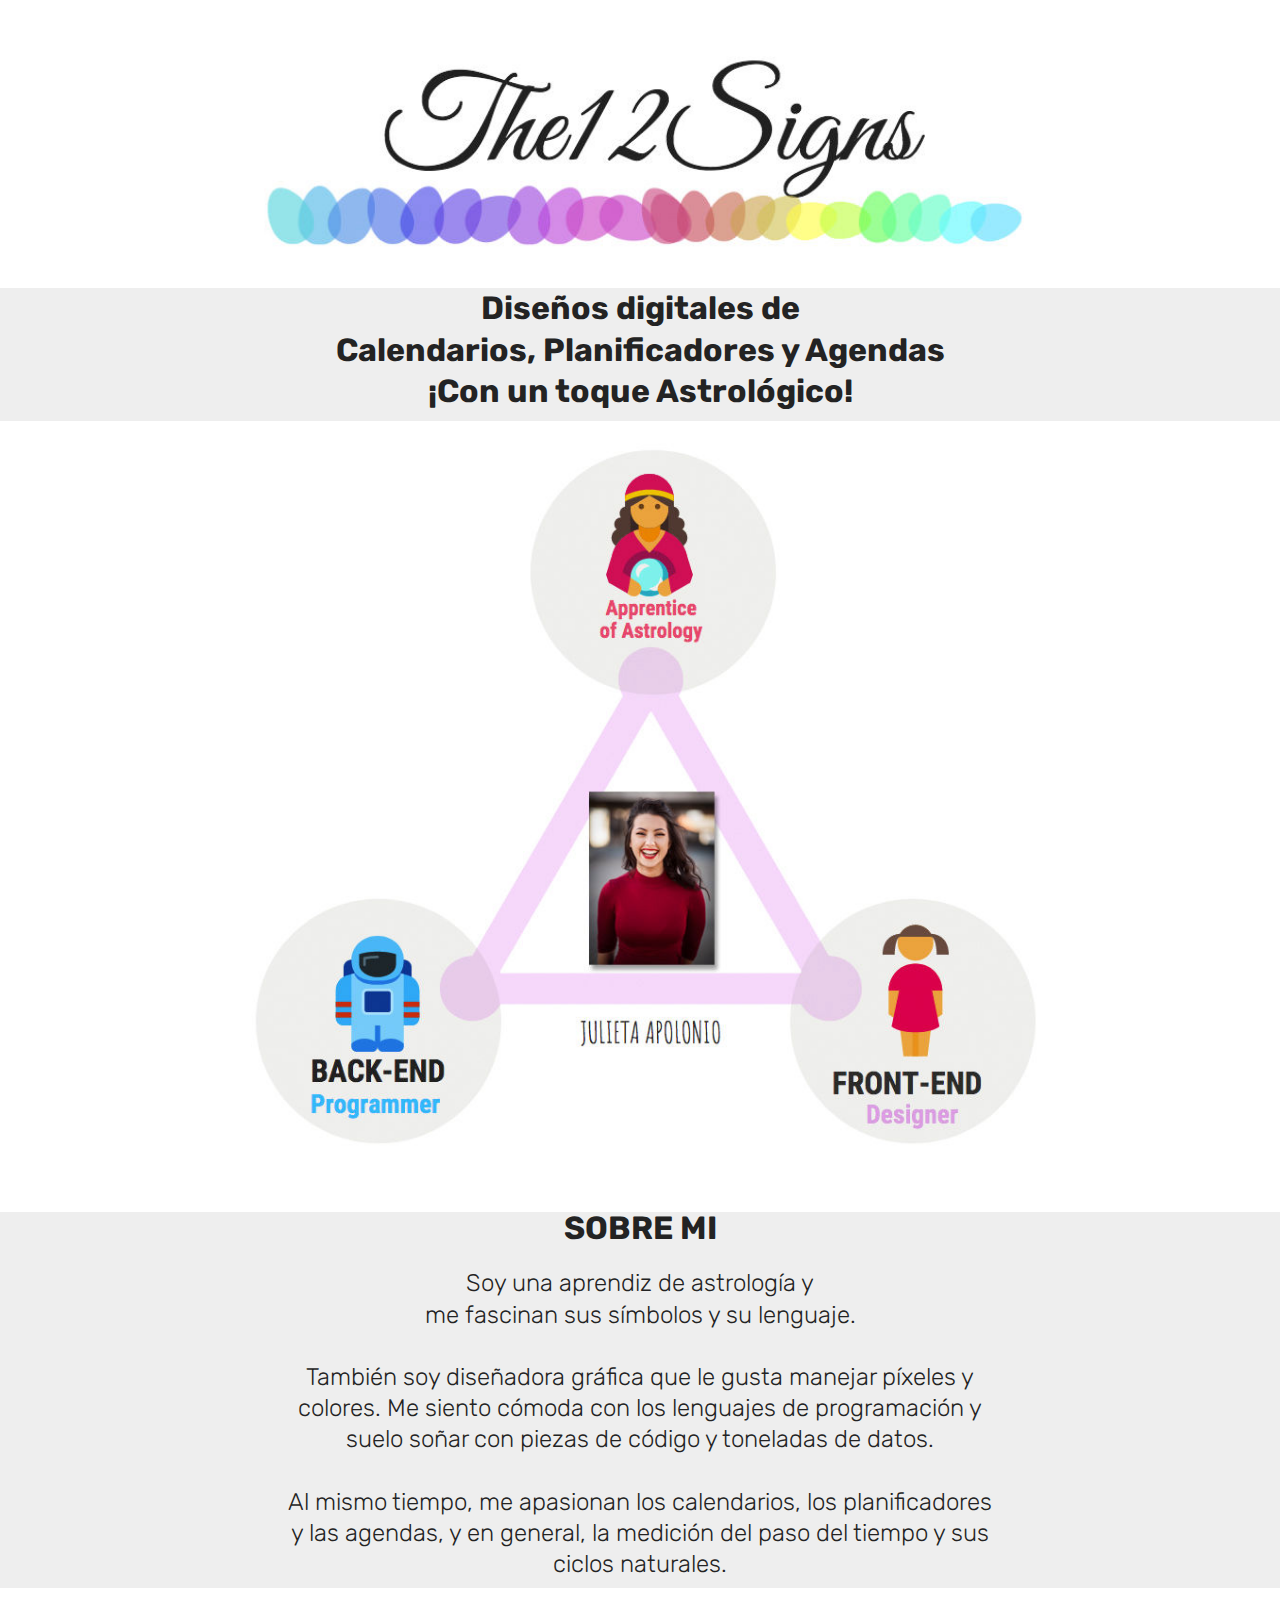
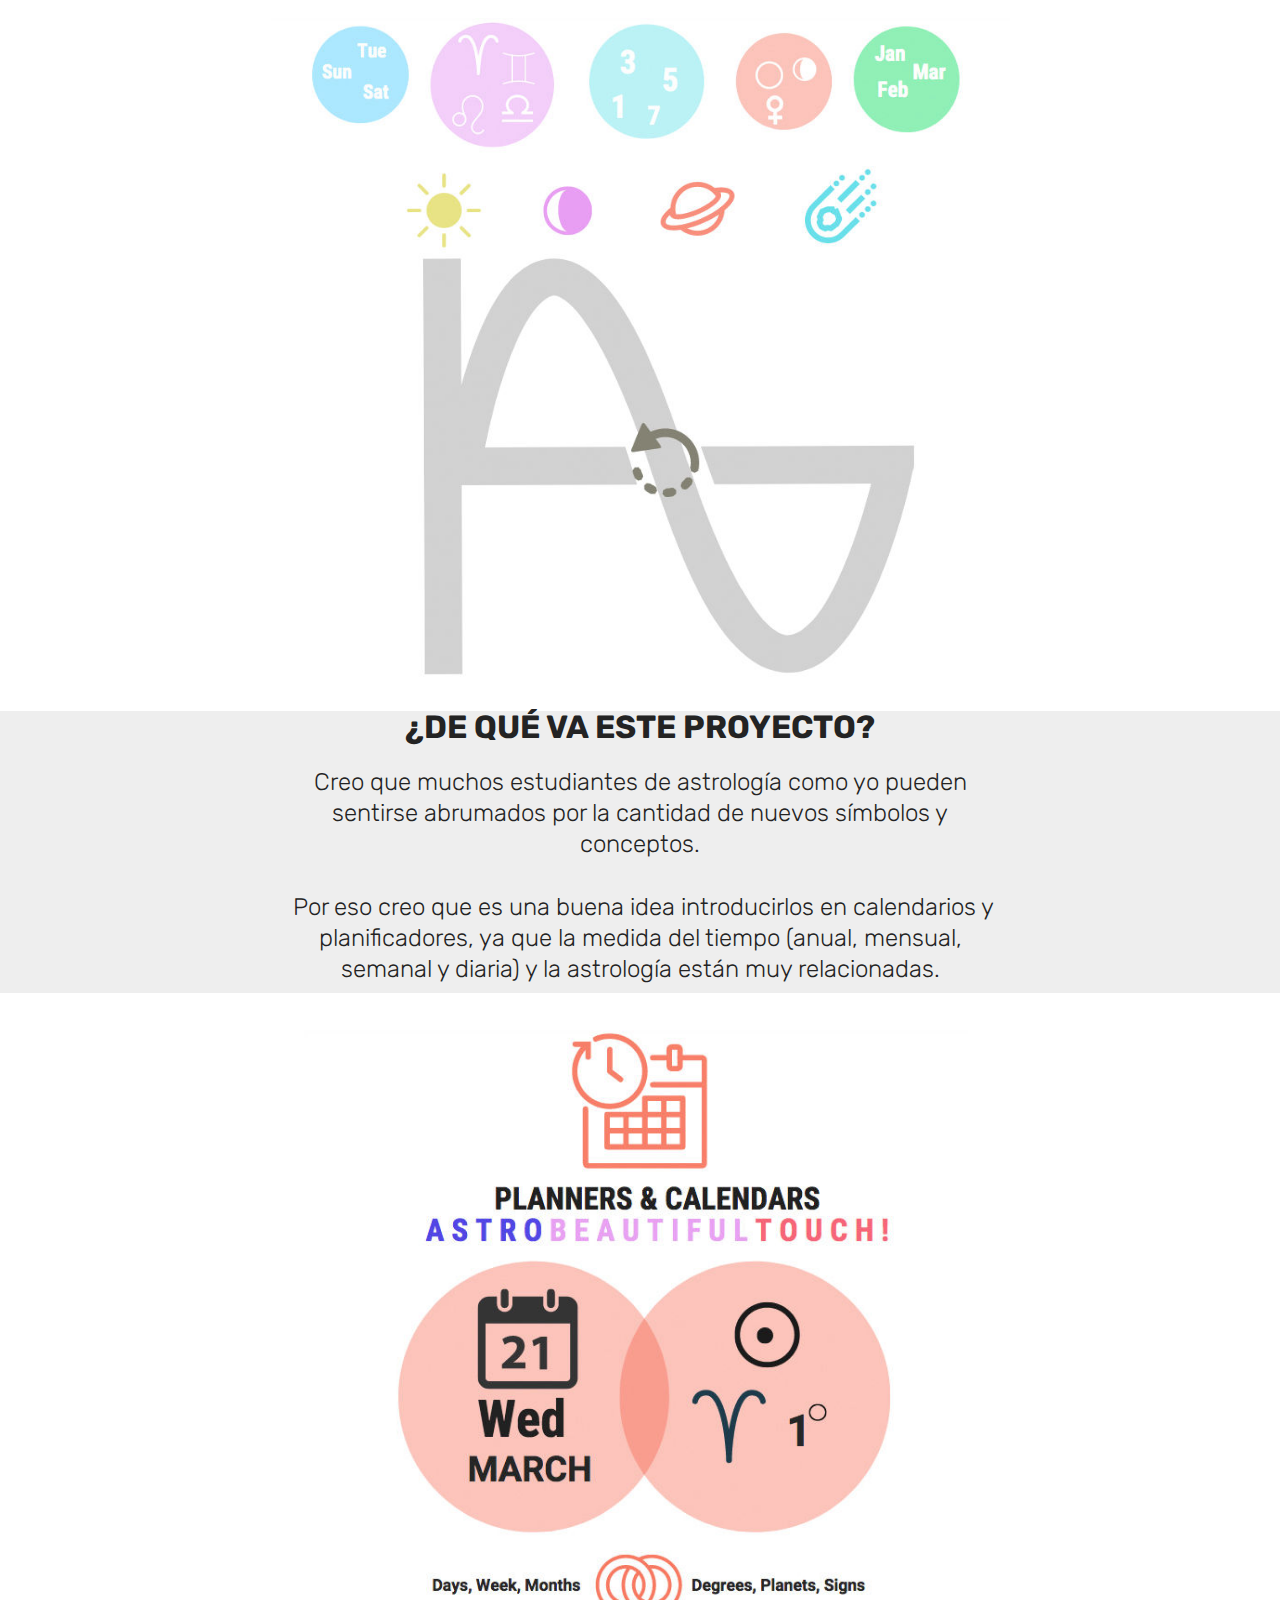
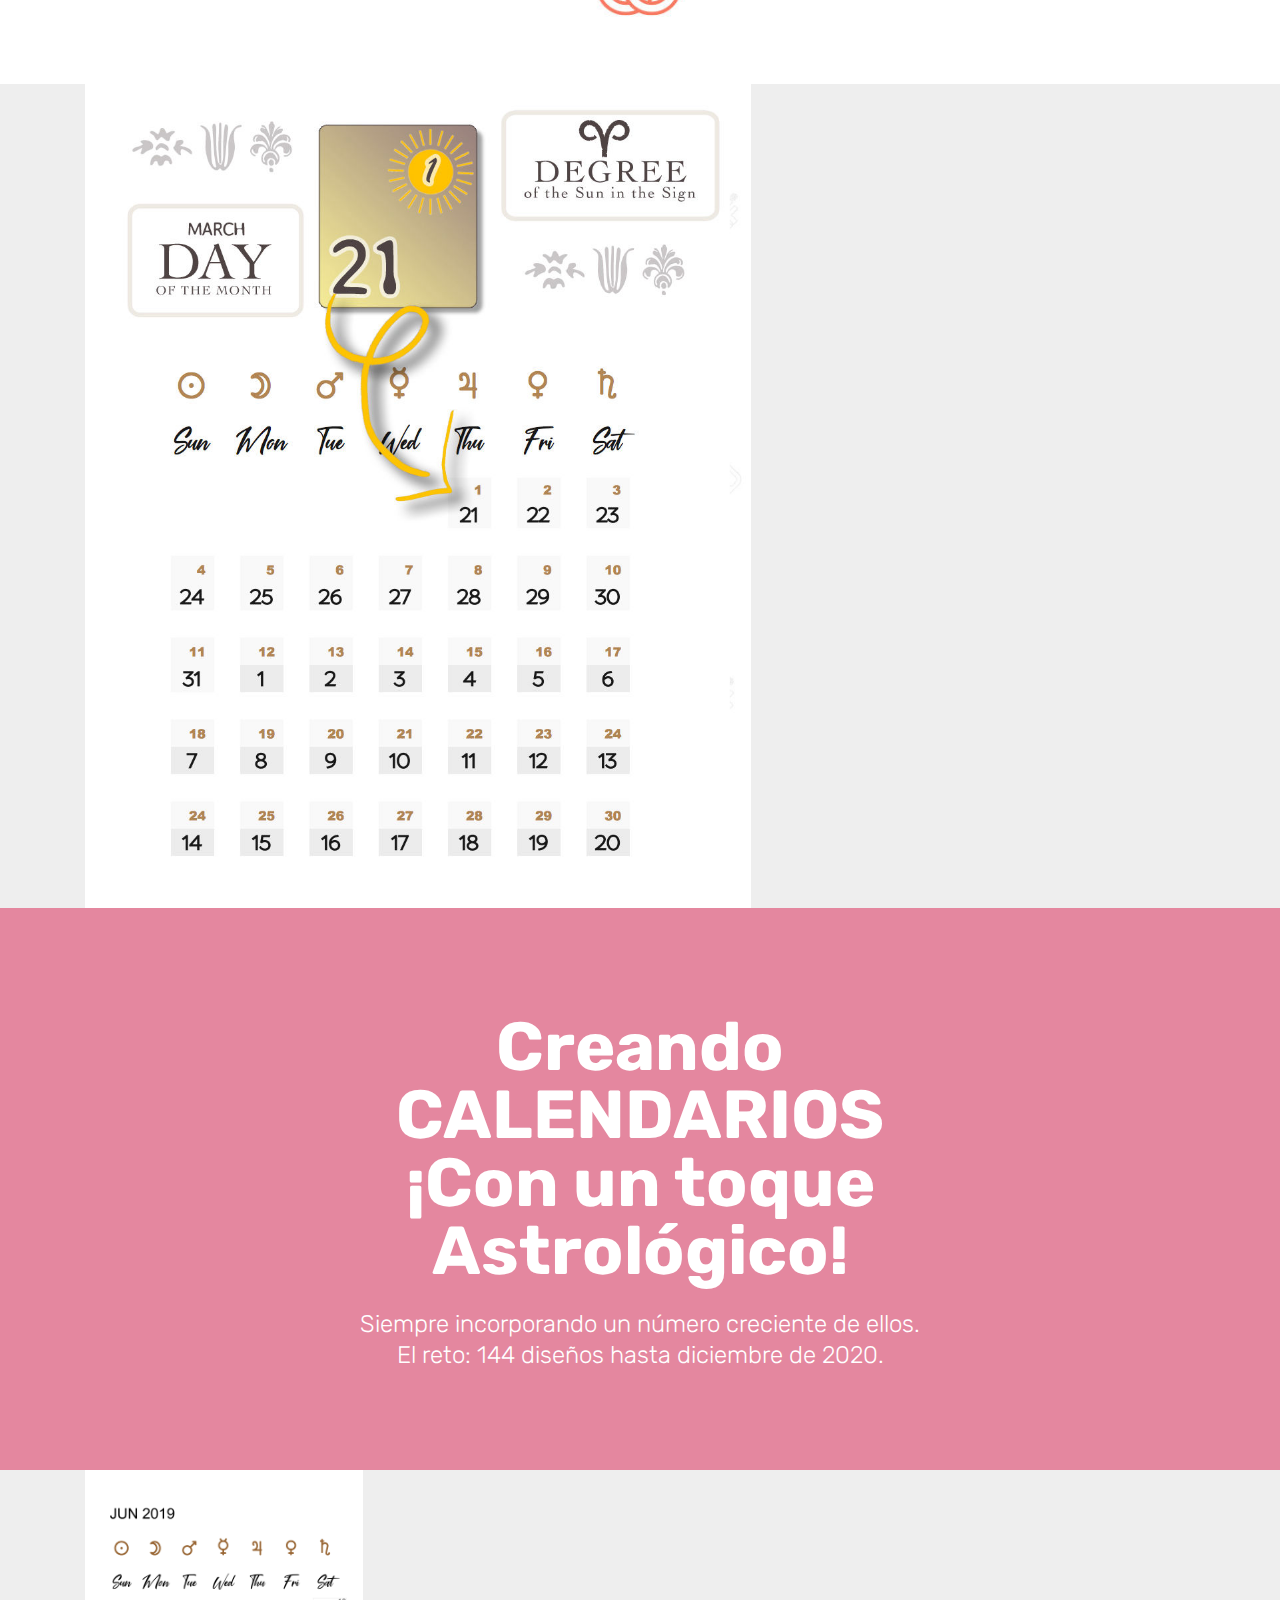
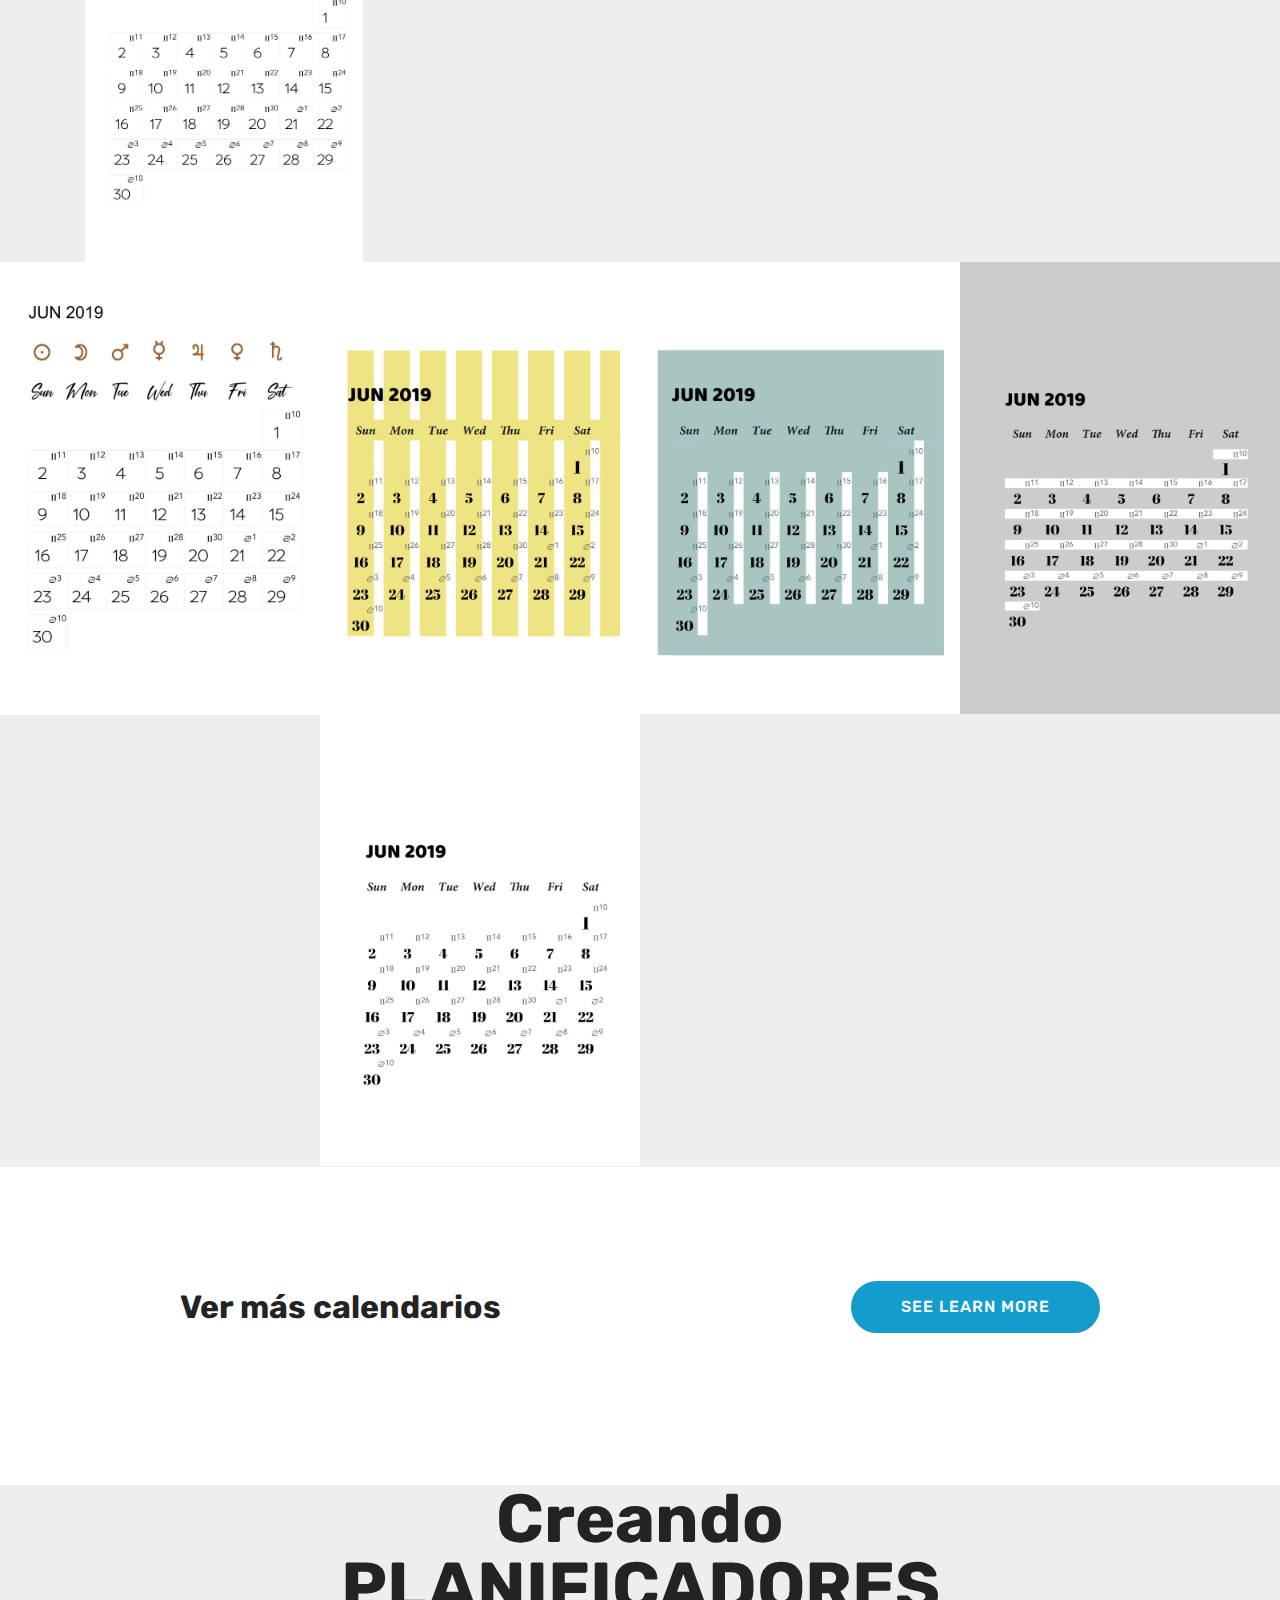
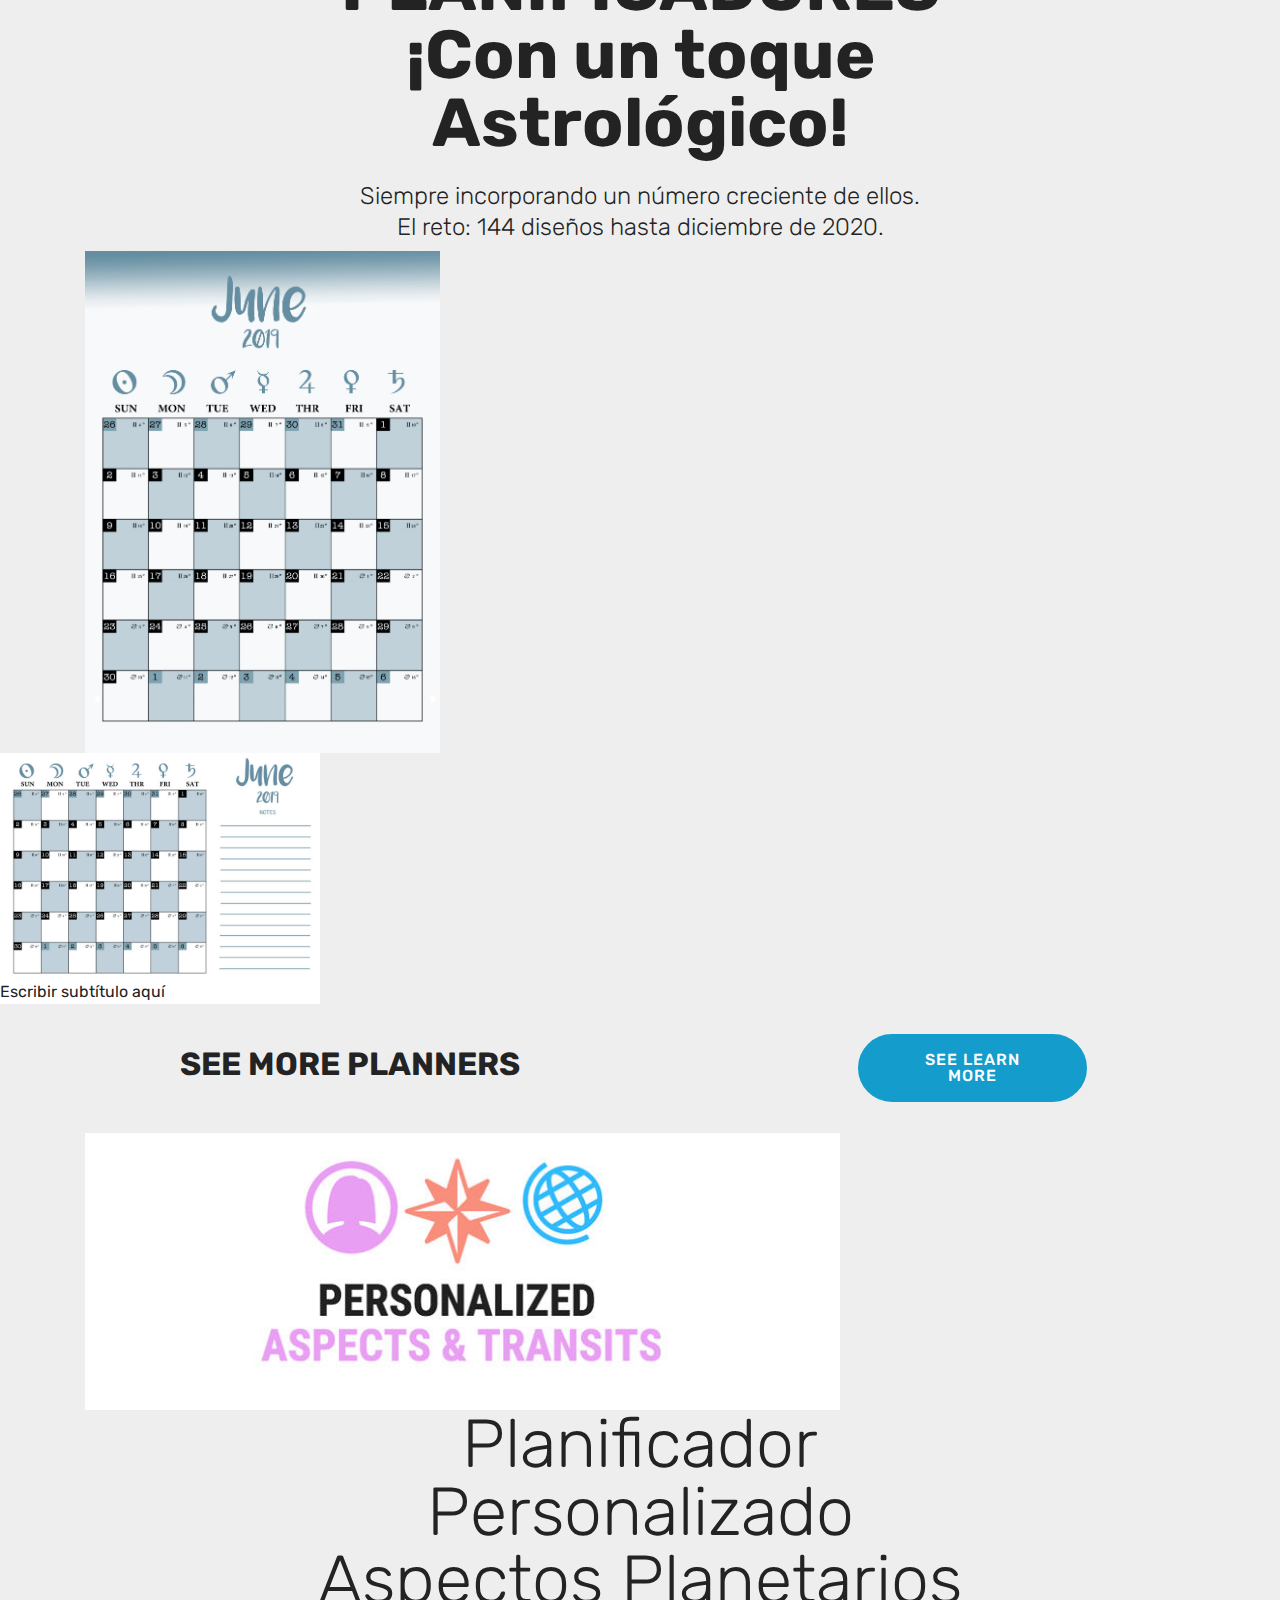
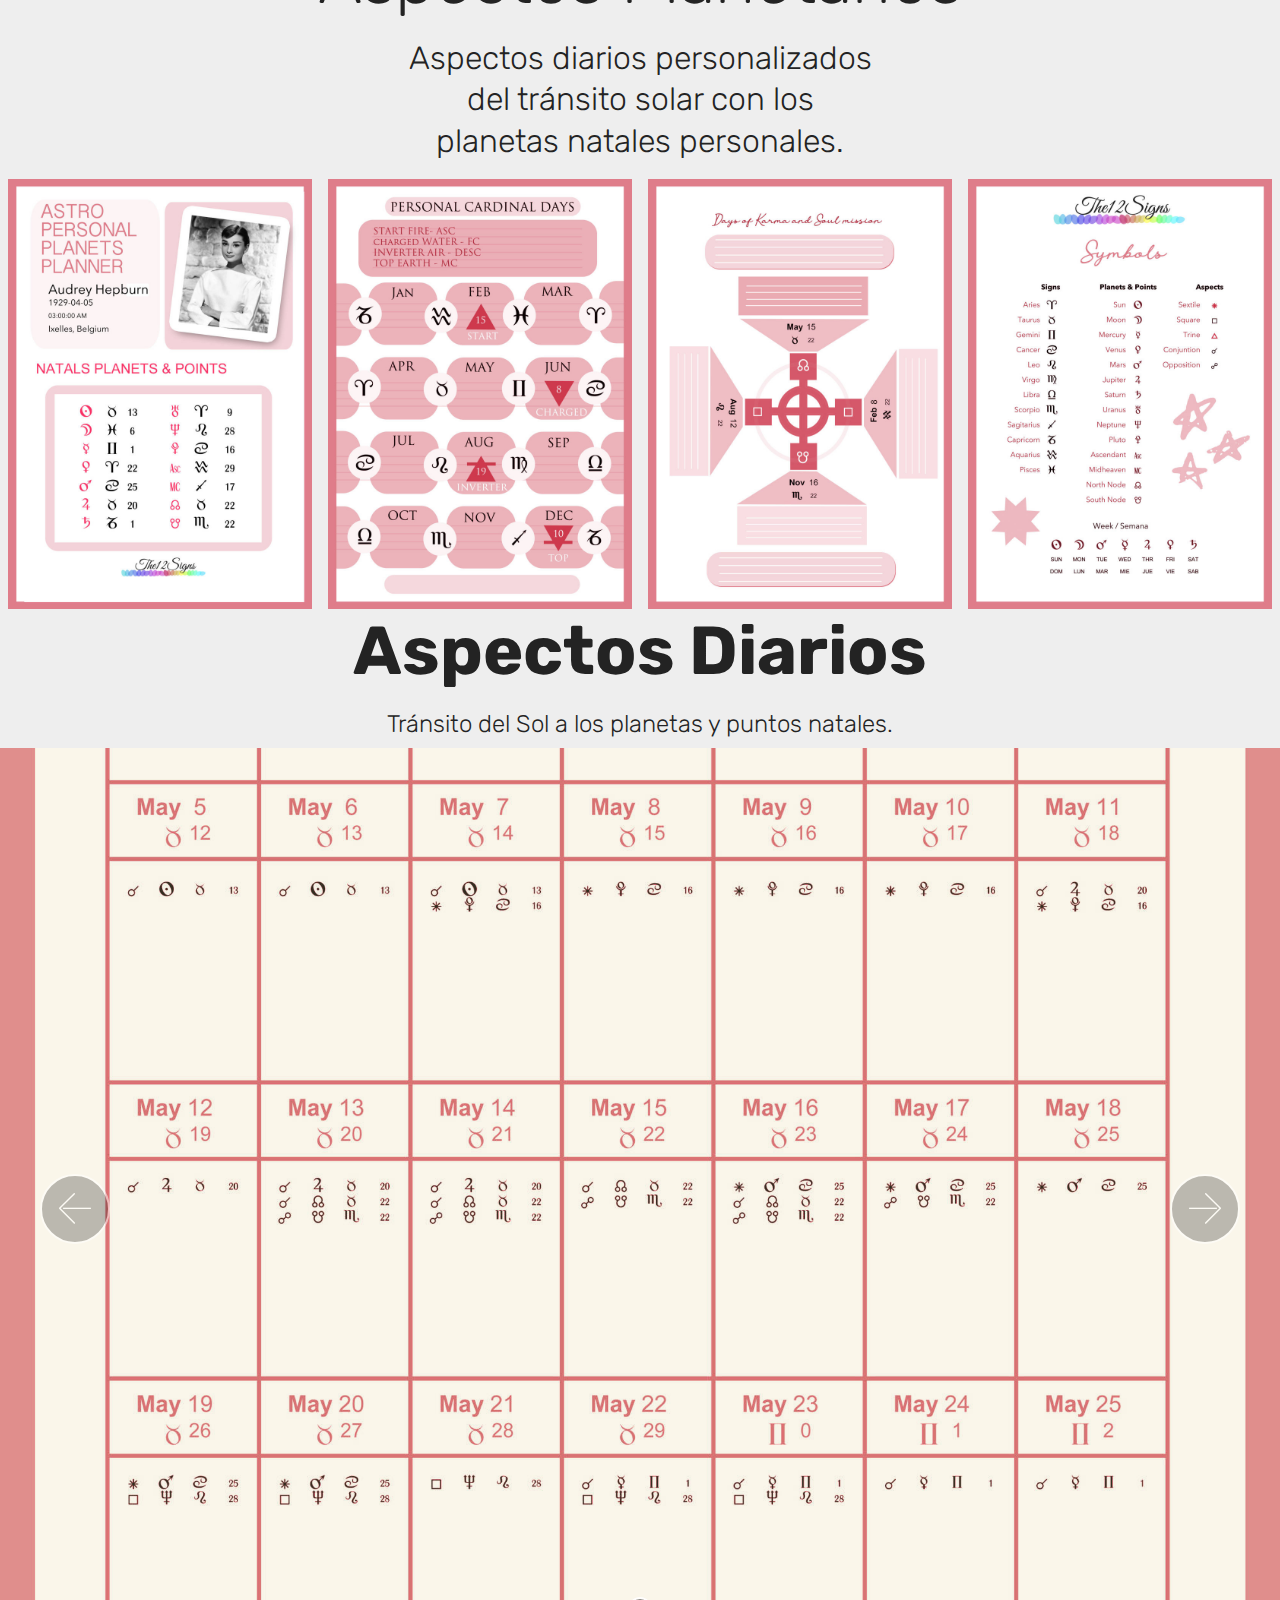
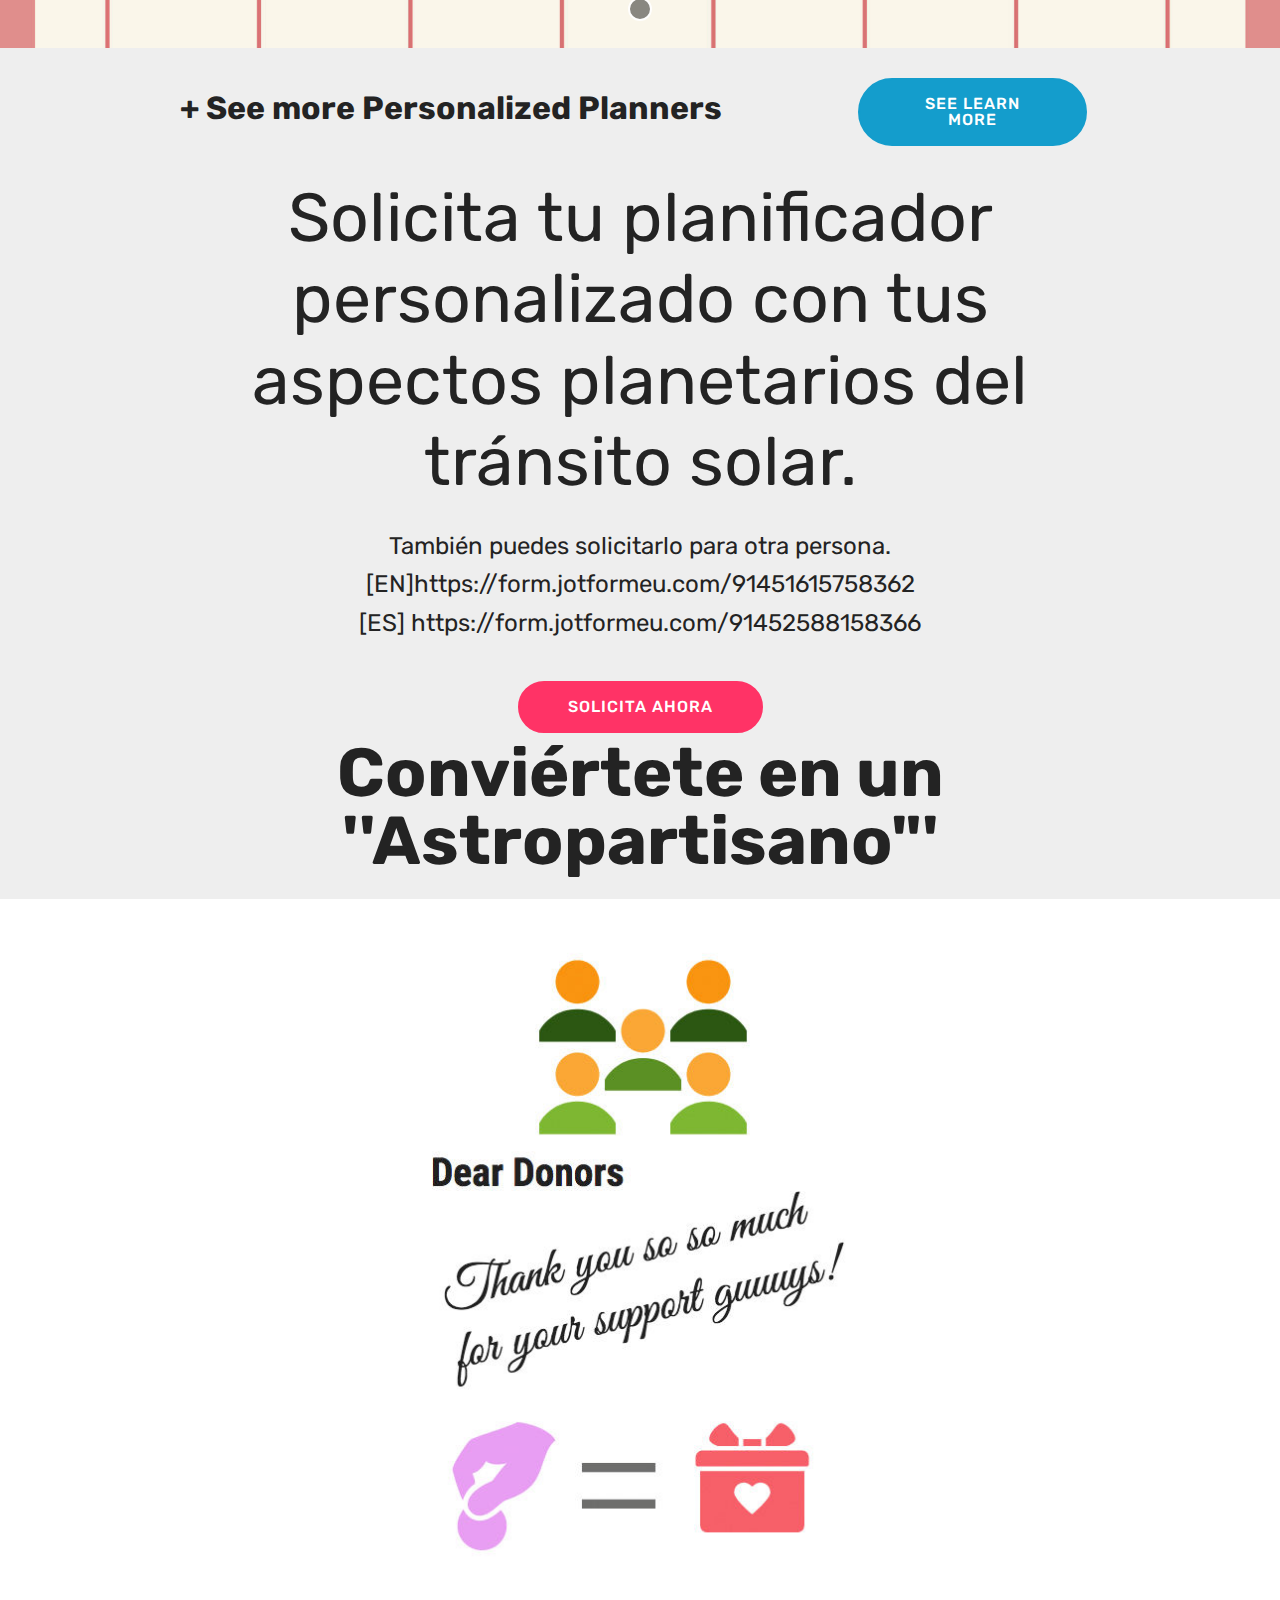
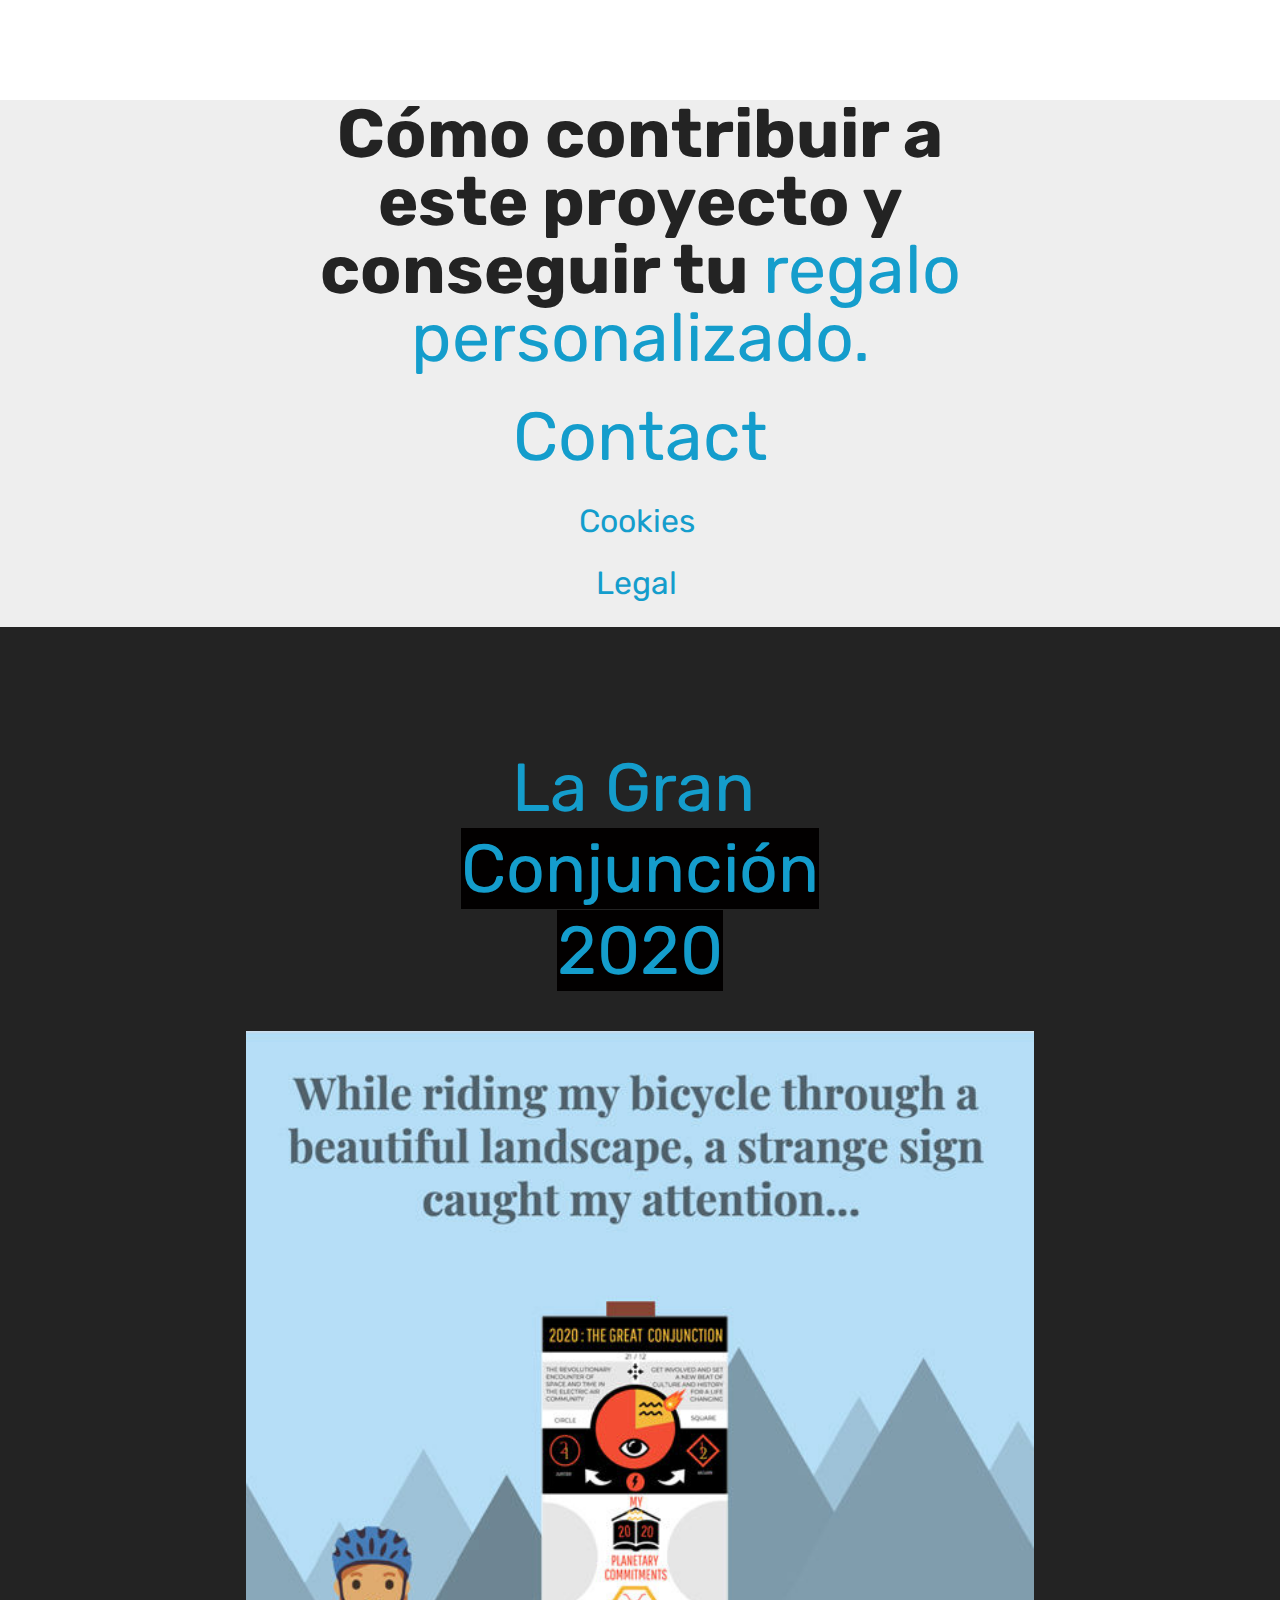
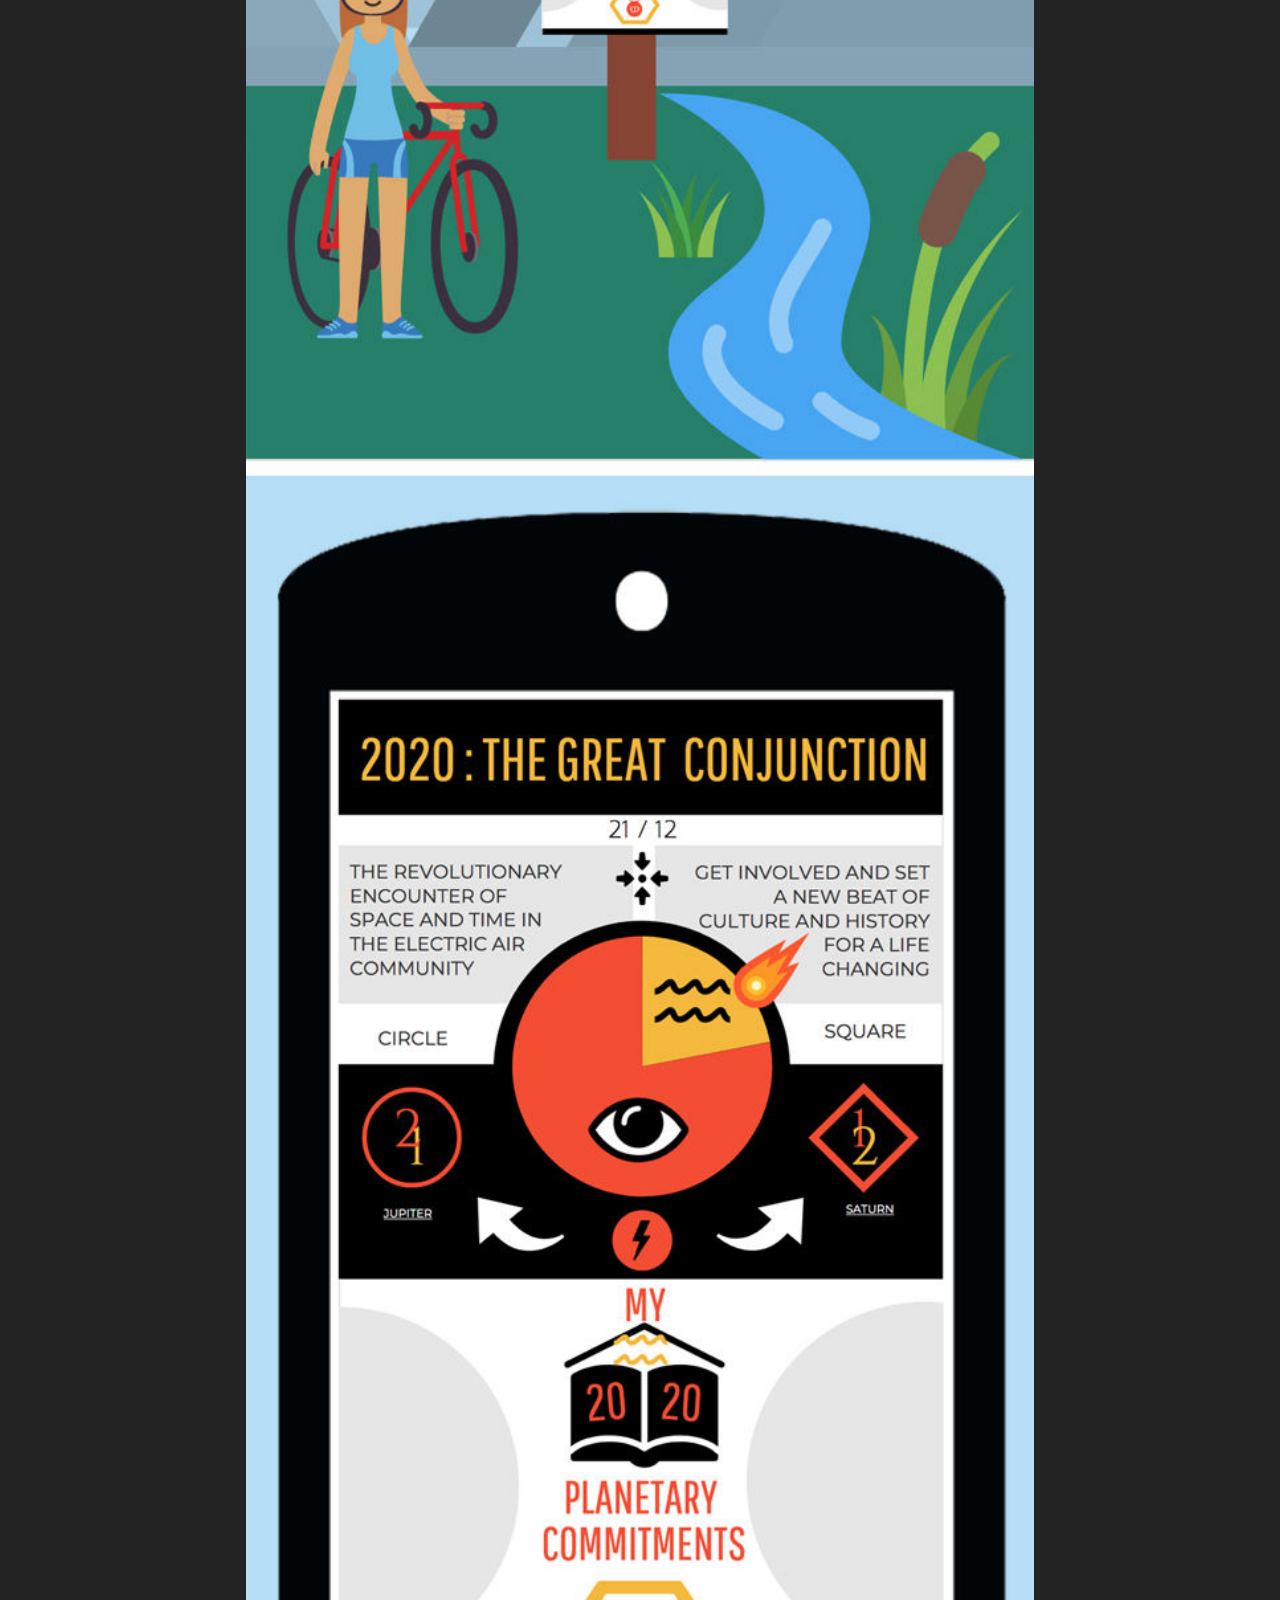
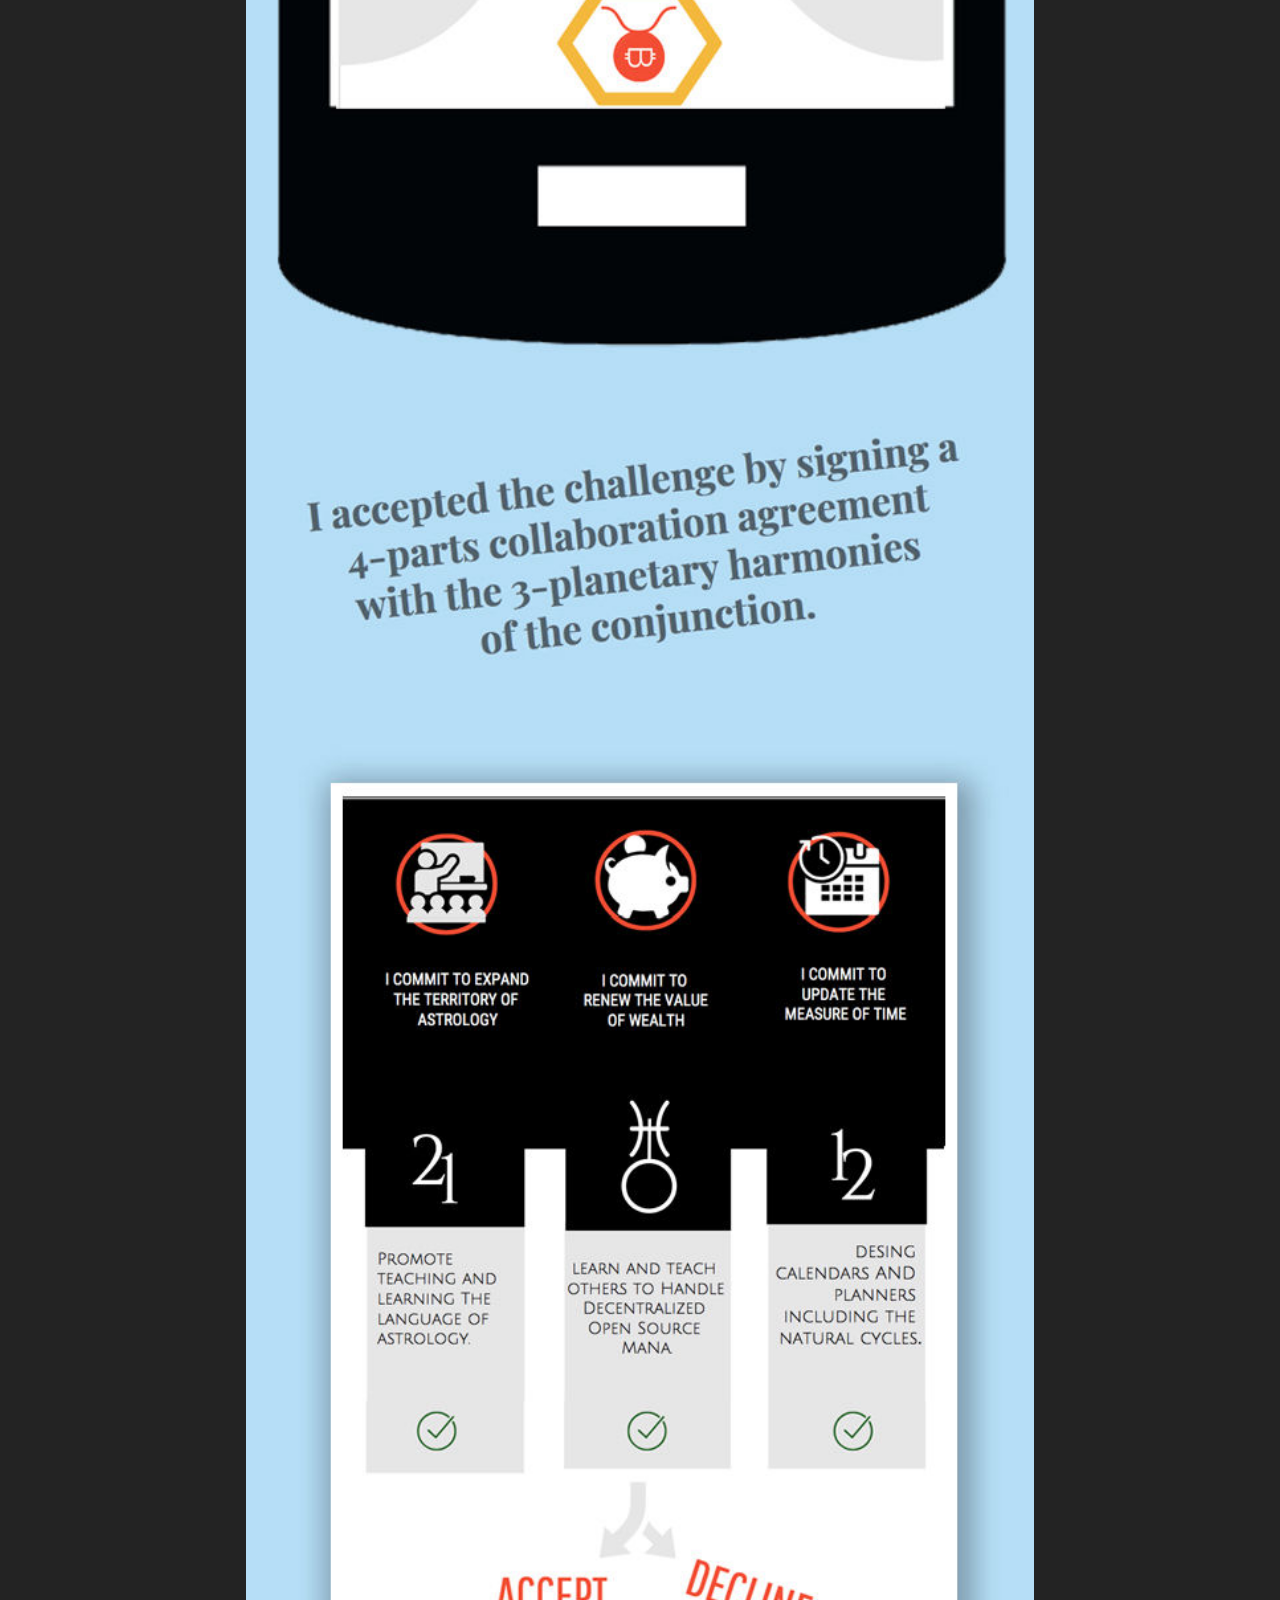
<file: page15.html>
<!DOCTYPE html>
<html  >
<head>
  <!-- Site made with Mobirise Website Builder v4.9.6, https://mobirise.com -->
  <meta charset="UTF-8">
  <meta http-equiv="X-UA-Compatible" content="IE=edge">
  <meta name="generator" content="Mobirise v4.9.6, mobirise.com">
  <meta name="viewport" content="width=device-width, initial-scale=1, minimum-scale=1">
  <link rel="shortcut icon" href="assets/images/favion-128x128.png" type="image/x-icon">
  <meta name="description" content="Planers and calendars with an Astrological Touch!">
  
  <title>[ES] HOME</title>
  <link rel="stylesheet" href="assets/web/assets/mobirise-icons/mobirise-icons.css">
  <link rel="stylesheet" href="assets/tether/tether.min.css">
  <link rel="stylesheet" href="assets/bootstrap/css/bootstrap.min.css">
  <link rel="stylesheet" href="assets/bootstrap/css/bootstrap-grid.min.css">
  <link rel="stylesheet" href="assets/bootstrap/css/bootstrap-reboot.min.css">
  <link rel="stylesheet" href="assets/theme/css/style.css">
  <link rel="stylesheet" href="assets/gallery/style.css">
  <link rel="stylesheet" href="assets/mobirise/css/mbr-additional.css" type="text/css">
  
  
  
</head>
<body>

<!-- Google Analytics -->
<!-- Global site tag (gtag.js) - Google Analytics -->
<script async src="https://www.googletagmanager.com/gtag/js?id=UA-136861123-1"></script>
<script>
  window.dataLayer = window.dataLayer || [];
  function gtag(){dataLayer.push(arguments);}
  gtag('js', new Date());

  gtag('config', 'UA-136861123-1');
</script>

<!-- /Google Analytics -->


  <section class="cid-rqqJMNJbcZ" id="image3-1y">

    

    <figure class="mbr-figure container">
            <div class="image-block" style="width: 93%;">
                <img src="assets/images/the12signs-1000x250.jpg" width="1400" alt="Mobirise" title="">
                
            </div>
    </figure>
</section>

<section class="engine"><a href="https://mobirise.info/j">website templates</a></section><section class="mbr-section content4 cid-rqqLXVXlks" id="content4-1z">

    

    <div class="container">
        <div class="media-container-row">
            <div class="title col-12 col-md-8">
                
                <h3 class="mbr-section-subtitle align-center mbr-light mbr-fonts-style display-2"><strong>Diseños digitales de <br>Calendarios, Planificadores y Agendas <br>¡Con un toque Astrológico!</strong></h3>
                
            </div>
        </div>
    </div>
</section>

<section class="cid-rqqWorOoea" id="image3-23">

    

    <figure class="mbr-figure container">
            <div class="image-block" style="width: 85%;">
                <img src="assets/images/julietaapolonio2-1000x823.jpg" width="1400" alt="Mobirise" title="">
                
            </div>
    </figure>
</section>

<section class="mbr-section content4 cid-rqqOOpTuOx" id="content4-21">

    

    <div class="container">
        <div class="media-container-row">
            <div class="title col-12 col-md-8">
                <h2 class="align-center pb-3 mbr-fonts-style display-2"><strong>SOBRE MI</strong></h2>
                <h3 class="mbr-section-subtitle align-center mbr-light mbr-fonts-style display-5">Soy una aprendiz de astrología y<div>me fascinan sus símbolos y su lenguaje.</div><div><br></div><div>También soy diseñadora gráfica que le gusta manejar píxeles y colores. Me siento cómoda con los lenguajes de programación y suelo soñar con piezas de código y toneladas de datos.</div><div><br></div><div>Al mismo tiempo, me apasionan los calendarios, los planificadores y las agendas, y en general, la medición del paso del tiempo y sus ciclos naturales.</div></h3>
                
            </div>
        </div>
    </div>
</section>

<section class="cid-rqqY1TlS90" id="image3-24">

    

    <figure class="mbr-figure container">
            <div class="image-block" style="width: 75%;">
                <img src="assets/images/time-991x789.jpg" width="1400" alt="Mobirise" title="">
                
            </div>
    </figure>
</section>

<section class="mbr-section content4 cid-rqqYaDG2sO" id="content4-25">

    

    <div class="container">
        <div class="media-container-row">
            <div class="title col-12 col-md-8">
                <h2 class="align-center pb-3 mbr-fonts-style display-2"><strong>¿DE QUÉ VA ESTE PROYECTO?</strong></h2>
                <h3 class="mbr-section-subtitle align-center mbr-light mbr-fonts-style display-5">Creo que muchos estudiantes de astrología como yo pueden sentirse abrumados por la cantidad de nuevos símbolos y conceptos.<div><br></div><div>&nbsp;Por eso creo que es una buena idea introducirlos en calendarios y planificadores, ya que la medida del tiempo (anual, mensual, semanal y diaria) y la astrología están muy relacionadas.</div></h3>
                
            </div>
        </div>
    </div>
</section>

<section class="cid-rqr1q90buc" id="image3-26">

    

    <figure class="mbr-figure container">
            <div class="image-block" style="width: 80%;">
                <img src="assets/images/marriage-957x680.jpg" width="1400" alt="Mobirise" title="">
                
            </div>
    </figure>
</section>

<section class="cid-rryTE2DjXW" id="image2-4t">

    

    <figure class="mbr-figure container">
        <div class="image-block" style="width: 60%;">
            <img src="assets/images/ejemplo2-1000x1237.jpg" alt="Mobirise" title="">
            
        </div>
    </figure>
</section>

<section class="mbr-section content4 cid-rruZAIZrng" id="content4-4b">

    

    <div class="container">
        <div class="media-container-row">
            <div class="title col-12 col-md-8">
                <h2 class="align-center pb-3 mbr-fonts-style display-1"><strong>Creando CALENDARIOS<br>¡Con un toque Astrológico!</strong></h2>
                <h3 class="mbr-section-subtitle align-center mbr-light mbr-fonts-style display-5">Siempre incorporando un número creciente de ellos.<div>El reto: 144 diseños hasta diciembre de 2020.</div></h3>
                
            </div>
        </div>
    </div>
</section>

<section class="cid-rr1ftpDkG3" id="image2-35">

    

    <figure class="mbr-figure container">
        <div class="image-block" style="width: 25%;">
            <img src="assets/images/june2019-2480x3508.jpg" alt="Mobirise" title="">
            
        </div>
    </figure>
</section>

<section class="mbr-gallery mbr-slider-carousel cid-rr1i6ZfYFR" id="gallery3-36">

    

    <div>
        <div><!-- Filter --><!-- Gallery --><div class="mbr-gallery-row"><div class="mbr-gallery-layout-default"><div><div><div class="mbr-gallery-item mbr-gallery-item--p0" data-video-url="false" data-tags="Animated"><div href="#lb-gallery3-36" data-slide-to="0" data-toggle="modal"><img src="assets/images/june2019-2000x2829-800x1132.jpg" alt="" title=""><span class="icon-focus"></span></div></div><div class="mbr-gallery-item mbr-gallery-item--p0" data-video-url="false" data-tags="Animated"><div href="#lb-gallery3-36" data-slide-to="1" data-toggle="modal"><img src="assets/images/jun2019-x1-2000x2828-800x1131.jpg" alt="" title=""><span class="icon-focus"></span></div></div><div class="mbr-gallery-item mbr-gallery-item--p0" data-video-url="false" data-tags="Animated"><div href="#lb-gallery3-36" data-slide-to="2" data-toggle="modal"><img src="assets/images/jun2019-x2-2000x2828-800x1131.jpg" alt="" title=""><span class="icon-focus"></span></div></div><div class="mbr-gallery-item mbr-gallery-item--p0" data-video-url="false" data-tags="Animated"><div href="#lb-gallery3-36" data-slide-to="3" data-toggle="modal"><img src="assets/images/jun2019-x3-2000x2828-800x1131.jpg" alt="" title=""><span class="icon-focus"></span></div></div><div class="mbr-gallery-item mbr-gallery-item--p0" data-video-url="false" data-tags="Animated"><div href="#lb-gallery3-36" data-slide-to="4" data-toggle="modal"><img src="assets/images/jun2019-x4-2000x2828-800x1131.jpg" alt="" title=""><span class="icon-focus"></span></div></div></div></div><div class="clearfix"></div></div></div><!-- Lightbox --><div data-app-prevent-settings="" class="mbr-slider modal fade carousel slide" tabindex="-1" data-keyboard="true" data-interval="false" id="lb-gallery3-36"><div class="modal-dialog"><div class="modal-content"><div class="modal-body"><ol class="carousel-indicators"><li data-app-prevent-settings="" data-target="#lb-gallery3-36" class=" active" data-slide-to="0"></li><li data-app-prevent-settings="" data-target="#lb-gallery3-36" data-slide-to="1"></li><li data-app-prevent-settings="" data-target="#lb-gallery3-36" data-slide-to="2"></li><li data-app-prevent-settings="" data-target="#lb-gallery3-36" data-slide-to="3"></li><li data-app-prevent-settings="" data-target="#lb-gallery3-36" data-slide-to="4"></li></ol><div class="carousel-inner"><div class="carousel-item active"><img src="assets/images/june2019-2000x2829.jpg" alt="" title=""></div><div class="carousel-item"><img src="assets/images/jun2019-x1-2000x2828.jpg" alt="" title=""></div><div class="carousel-item"><img src="assets/images/jun2019-x2-2000x2828.jpg" alt="" title=""></div><div class="carousel-item"><img src="assets/images/jun2019-x3-2000x2828.jpg" alt="" title=""></div><div class="carousel-item"><img src="assets/images/jun2019-x4-2000x2828.jpg" alt="" title=""></div></div><a class="carousel-control carousel-control-prev" role="button" data-slide="prev" href="#lb-gallery3-36"><span class="mbri-left mbr-iconfont" aria-hidden="true"></span><span class="sr-only">Previous</span></a><a class="carousel-control carousel-control-next" role="button" data-slide="next" href="#lb-gallery3-36"><span class="mbri-right mbr-iconfont" aria-hidden="true"></span><span class="sr-only">Next</span></a><a class="close" href="#" role="button" data-dismiss="modal"><span class="sr-only">Close</span></a></div></div></div></div></div>
    </div>

</section>

<section class="mbr-section info1 cid-rqrmPxKNVs" id="info1-28">

    

    
    <div class="container">
        <div class="row justify-content-center content-row">
            <div class="media-container-column title col-12 col-lg-7 col-md-6">
                
                <h2 class="align-left mbr-bold mbr-fonts-style display-2">Ver más calendarios</h2>
            </div>
            <div class="media-container-column col-12 col-lg-3 col-md-4">
                <div class="mbr-section-btn align-right py-4"><a class="btn btn-primary display-4" href="page7.html">SEE LEARN MORE</a></div>
            </div>
        </div>
    </div>
</section>

<section class="mbr-section content4 cid-rruZSjsinN" id="content4-4d">

    

    <div class="container">
        <div class="media-container-row">
            <div class="title col-12 col-md-8">
                <h2 class="align-center pb-3 mbr-fonts-style display-1"><strong>Creando PLANIFICADORES ¡Con un toque Astrológico!</strong></h2>
                <h3 class="mbr-section-subtitle align-center mbr-light mbr-fonts-style display-5">Siempre incorporando un número creciente de ellos.<div>El reto: 144 diseños hasta diciembre de 2020.</div></h3>
                
            </div>
        </div>
    </div>
</section>

<section class="cid-rrdpH5mRL8" id="image2-38">

    

    <figure class="mbr-figure container">
        <div class="image-block" style="width: 32%;">
            <img src="assets/images/planner-june2019-1466x2073.jpg" alt="Mobirise" title="">
            
        </div>
    </figure>
</section>

<section class="mbr-gallery mbr-slider-carousel cid-rrdsOG1UJ5" id="gallery3-39">

    

    <div>
        <div><!-- Filter --><!-- Gallery --><div class="mbr-gallery-row"><div class="mbr-gallery-layout-default"><div><div><div class="mbr-gallery-item mbr-gallery-item--p0" data-video-url="false" data-tags="Increíble"><div href="#lb-gallery3-39" data-slide-to="0" data-toggle="modal"><img src="assets/images/jjune-2019-planner-a3-hrzntal-2000x1414-800x566.jpg" alt="" title=""><span class="icon-focus"></span><span class="mbr-gallery-title mbr-fonts-style display-7">Escribir subtítulo aquí</span></div></div></div></div><div class="clearfix"></div></div></div><!-- Lightbox --><div data-app-prevent-settings="" class="mbr-slider modal fade carousel slide" tabindex="-1" data-keyboard="true" data-interval="false" id="lb-gallery3-39"><div class="modal-dialog"><div class="modal-content"><div class="modal-body"><ol class="carousel-indicators"><li data-app-prevent-settings="" data-target="#lb-gallery3-39" class=" active" data-slide-to="0"></li></ol><div class="carousel-inner"><div class="carousel-item active"><img src="assets/images/jjune-2019-planner-a3-hrzntal-2000x1414.jpg" alt="" title=""></div></div><a class="carousel-control carousel-control-prev" role="button" data-slide="prev" href="#lb-gallery3-39"><span class="mbri-left mbr-iconfont" aria-hidden="true"></span><span class="sr-only">Previous</span></a><a class="carousel-control carousel-control-next" role="button" data-slide="next" href="#lb-gallery3-39"><span class="mbri-right mbr-iconfont" aria-hidden="true"></span><span class="sr-only">Next</span></a><a class="close" href="#" role="button" data-dismiss="modal"><span class="sr-only">Close</span></a></div></div></div></div></div>
    </div>

</section>

<section class="mbr-section info1 cid-rqrmQyH5Kh" id="info1-29">

    

    
    <div class="container">
        <div class="row justify-content-center content-row">
            <div class="media-container-column title col-12 col-lg-7 col-md-6">
                
                <h2 class="align-left mbr-bold mbr-fonts-style display-2">
                    SEE MORE PLANNERS</h2>
            </div>
            <div class="media-container-column col-12 col-lg-3 col-md-4">
                <div class="mbr-section-btn align-right py-4"><a class="btn btn-primary display-4" href="page8.html">SEE LEARN MORE</a></div>
            </div>
        </div>
    </div>
</section>

<section class="cid-rqr3txuzMB" id="image3-27">

    

    <figure class="mbr-figure container">
            <div class="image-block" style="width: 68%;">
                <img src="assets/images/personalized-746x274.jpg" width="1400" alt="Mobirise" title="">
                
            </div>
    </figure>
</section>

<section class="mbr-section content4 cid-rqCHDSWTXe" id="content4-2l">

    

    <div class="container">
        <div class="media-container-row">
            <div class="title col-12 col-md-8">
                <h2 class="align-center pb-3 mbr-fonts-style display-1">Planificador Personalizado<br>Aspectos Planetarios</h2>
                <h3 class="mbr-section-subtitle align-center mbr-light mbr-fonts-style display-5"><div><span style="font-size: 32px;">Aspectos diarios personalizados</span></div><div><span style="font-size: 32px;">del tránsito solar con l</span><span style="font-size: 32px;">os <br>planetas natales personales.</span></div></h3>
                
            </div>
        </div>
    </div>
</section>

<section class="mbr-gallery mbr-slider-carousel cid-rrEL5mGO7T" id="gallery3-4v">

    

    <div>
        <div><!-- Filter --><!-- Gallery --><div class="mbr-gallery-row"><div class="mbr-gallery-layout-default"><div><div><div class="mbr-gallery-item mbr-gallery-item--p1" data-video-url="false" data-tags="Increíble"><div href="#lb-gallery3-4v" data-slide-to="0" data-toggle="modal"><img src="assets/images/portada-2000x2829-800x1132.jpg" alt="" title=""><span class="icon-focus"></span></div></div><div class="mbr-gallery-item mbr-gallery-item--p1" data-video-url="false" data-tags="Responsive"><div href="#lb-gallery3-4v" data-slide-to="1" data-toggle="modal"><img src="assets/images/cardinaldays-2000x2829-800x1132.jpg" alt="" title=""><span class="icon-focus"></span></div></div><div class="mbr-gallery-item mbr-gallery-item--p1" data-video-url="false" data-tags="Creativa"><div href="#lb-gallery3-4v" data-slide-to="2" data-toggle="modal"><img src="assets/images/croos-karma-2000x2829-800x1132.jpg" alt="" title=""><span class="icon-focus"></span></div></div><div class="mbr-gallery-item mbr-gallery-item--p1" data-video-url="false" data-tags="Increíble"><div href="#lb-gallery3-4v" data-slide-to="3" data-toggle="modal"><img src="assets/images/simbolos-2000x2829-800x1132.jpg" alt="" title=""><span class="icon-focus"></span></div></div></div></div><div class="clearfix"></div></div></div><!-- Lightbox --><div data-app-prevent-settings="" class="mbr-slider modal fade carousel slide" tabindex="-1" data-keyboard="true" data-interval="false" id="lb-gallery3-4v"><div class="modal-dialog"><div class="modal-content"><div class="modal-body"><ol class="carousel-indicators"><li data-app-prevent-settings="" data-target="#lb-gallery3-4v" data-slide-to="0"></li><li data-app-prevent-settings="" data-target="#lb-gallery3-4v" data-slide-to="1"></li><li data-app-prevent-settings="" data-target="#lb-gallery3-4v" class=" active" data-slide-to="2"></li><li data-app-prevent-settings="" data-target="#lb-gallery3-4v" data-slide-to="3"></li></ol><div class="carousel-inner"><div class="carousel-item"><img src="assets/images/portada-2000x2829.jpg" alt="" title=""></div><div class="carousel-item"><img src="assets/images/cardinaldays-2000x2829.jpg" alt="" title=""></div><div class="carousel-item active"><img src="assets/images/croos-karma-2000x2829.jpg" alt="" title=""></div><div class="carousel-item"><img src="assets/images/simbolos-2000x2829.jpg" alt="" title=""></div></div><a class="carousel-control carousel-control-prev" role="button" data-slide="prev" href="#lb-gallery3-4v"><span class="mbri-left mbr-iconfont" aria-hidden="true"></span><span class="sr-only">Previous</span></a><a class="carousel-control carousel-control-next" role="button" data-slide="next" href="#lb-gallery3-4v"><span class="mbri-right mbr-iconfont" aria-hidden="true"></span><span class="sr-only">Next</span></a><a class="close" href="#" role="button" data-dismiss="modal"><span class="sr-only">Close</span></a></div></div></div></div></div>
    </div>

</section>

<section class="mbr-section content4 cid-rrEPlb4iWv" id="content4-4w">

    

    <div class="container">
        <div class="media-container-row">
            <div class="title col-12 col-md-8">
                <h2 class="align-center pb-3 mbr-fonts-style display-1"><strong>Aspectos Diarios</strong></h2>
                <h3 class="mbr-section-subtitle align-center mbr-light mbr-fonts-style display-5">Tránsito del Sol a los planetas y puntos natales.</h3>
                
            </div>
        </div>
    </div>
</section>

<section class="carousel slide cid-rr18umLW9w" data-interval="false" id="slider1-33">

    

    <div class="full-screen"><div class="mbr-slider slide carousel" data-pause="true" data-keyboard="false" data-ride="false" data-interval="false"><ol class="carousel-indicators"><li data-app-prevent-settings="" data-target="#slider1-33" class=" active" data-slide-to="0"></li></ol><div class="carousel-inner" role="listbox"><div class="carousel-item slider-fullscreen-image active" data-bg-video-slide="false" style="background-image: url(assets/images/month1-2000x2829.jpg);"><div class="container container-slide"><div class="image_wrapper"><div class="mbr-overlay" style="opacity: 0.2; background-color: rgb(228, 210, 149);"></div><img src="assets/images/month1-2000x2829.jpg"><div class="carousel-caption justify-content-center"><div class="col-10 align-left"></div></div></div></div></div></div><a data-app-prevent-settings="" class="carousel-control carousel-control-prev" role="button" data-slide="prev" href="#slider1-33"><span aria-hidden="true" class="mbri-left mbr-iconfont"></span><span class="sr-only">Previous</span></a><a data-app-prevent-settings="" class="carousel-control carousel-control-next" role="button" data-slide="next" href="#slider1-33"><span aria-hidden="true" class="mbri-right mbr-iconfont"></span><span class="sr-only">Next</span></a></div></div>

</section>

<section class="mbr-section info1 cid-rqrmS9Eedm" id="info1-2a">

    

    
    <div class="container">
        <div class="row justify-content-center content-row">
            <div class="media-container-column title col-12 col-lg-7 col-md-6">
                
                <h2 class="align-left mbr-bold mbr-fonts-style display-2">+ See more Personalized Planners</h2>
            </div>
            <div class="media-container-column col-12 col-lg-3 col-md-4">
                <div class="mbr-section-btn align-right py-4"><a class="btn btn-primary display-4" href="page9.html">SEE LEARN MORE</a></div>
            </div>
        </div>
    </div>
</section>

<section class="header1 cid-rr14CntECW" id="header16-30">

    

    

    <div class="container">
        <div class="row justify-content-md-center">
            <div class="col-md-10 align-center">
                <h1 class="mbr-section-title mbr-bold pb-3 mbr-fonts-style display-1"><span style="font-weight: normal;">Solicita tu planificador personalizado con tus aspectos planetarios del tránsito solar.</span></h1>
                
                <p class="mbr-text pb-3 mbr-fonts-style display-5">
                    También puedes solicitarlo para otra persona.<br>[EN]https://form.jotformeu.com/91451615758362<br>[ES] https://form.jotformeu.com/91452588158366<br></p>
                <div class="mbr-section-btn"><a class="btn btn-md btn-secondary display-4" href="https://form.jotformeu.com/91452588158366" target="_blank">SOLICITA AHORA</a></div>
            </div>
        </div>
    </div>

</section>

<section class="mbr-section content4 cid-rqCHV3p6Qc" id="content4-2n">

    

    <div class="container">
        <div class="media-container-row">
            <div class="title col-12 col-md-8">
                <h2 class="align-center pb-3 mbr-fonts-style display-1"><strong>Conviértete en un ''Astropartisano"'</strong></h2>
                <h3 class="mbr-section-subtitle align-center mbr-light mbr-fonts-style display-2"><div><div></div></div></h3>
                
            </div>
        </div>
    </div>
</section>

<section class="cid-rqrtiIxEpX" id="image3-2b">

    

    <figure class="mbr-figure container">
            <div class="image-block" style="width: 89%;">
                <img src="assets/images/donors-995x656.jpg" width="1400" alt="Mobirise" title="">
                
            </div>
    </figure>
</section>

<section class="mbr-section content4 cid-rqCIksMrpw" id="content4-2p">

    

    <div class="container">
        <div class="media-container-row">
            <div class="title col-12 col-md-8">
                <h2 class="align-center pb-3 mbr-fonts-style display-1"><strong>Cómo contribuir a este proyecto y conseguir tu <a href="page14.html">regalo personalizado.</a></strong></h2>
                <h3 class="mbr-section-subtitle align-center mbr-light mbr-fonts-style display-2"><div><div></div></div></h3>
                
            </div>
        </div>
    </div>
</section>

<section class="header1 cid-rr0SqP7wwF" id="header16-2s">

    

    

    <div class="container">
        <div class="row justify-content-md-center">
            <div class="col-md-10 align-center">
                <h1 class="mbr-section-title mbr-bold pb-3 mbr-fonts-style display-1"><a href="contact.html">Contact</a></h1>
                
                
                
            </div>
        </div>
    </div>

</section>

<section class="header1 cid-rr117ReUcc" id="header16-2y">

    

    

    <div class="container">
        <div class="row justify-content-md-center">
            <div class="col-md-10 align-center">
                <h1 class="mbr-section-title mbr-bold pb-3 mbr-fonts-style display-2"><a href="page12.html">Cookies</a>&nbsp;</h1>
                
                
                
            </div>
        </div>
    </div>

</section>

<section class="header1 cid-rr0Sj8saBV" id="header16-2q">

    

    

    <div class="container">
        <div class="row justify-content-md-center">
            <div class="col-md-10 align-center">
                <h1 class="mbr-section-title mbr-bold pb-3 mbr-fonts-style display-2"><a href="https://brave.com/ezt263">
                    Legal</a>&nbsp;</h1>
                
                
                
            </div>
        </div>
    </div>

</section>

<section class="header1 cid-rr0SBEwPZW" id="header16-2t">

    

    

    <div class="container">
        <div class="row justify-content-md-center">
            <div class="col-md-10 align-center">
                <h1 class="mbr-section-title mbr-bold pb-3 mbr-fonts-style display-1"><a href="the-great-2020-conjuntion.html">La Gran</a>&nbsp;<br><a href="the-great-2020-conjuntion.html" style="font-size: 4.25rem; background-color: rgb(2, 0, 0);">Conjunción </a><br><a href="the-great-2020-conjuntion.html" style="font-size: 4.25rem; background-color: rgb(2, 0, 0);">2020</a></h1>
                
                
                
            </div>
        </div>
    </div>

</section>

<section class="cid-rryU3i0KNF" id="image2-4u">

    

    <figure class="mbr-figure container">
        <div class="image-block" style="width: 71%;">
            <img src="assets/images/whileriding-1-595x3265.jpg" alt="Mobirise" title="">
            
        </div>
    </figure>
</section>


  <script src="assets/web/assets/jquery/jquery.min.js"></script>
  <script src="assets/popper/popper.min.js"></script>
  <script src="assets/tether/tether.min.js"></script>
  <script src="assets/bootstrap/js/bootstrap.min.js"></script>
  <script src="assets/smoothscroll/smooth-scroll.js"></script>
  <script src="assets/masonry/masonry.pkgd.min.js"></script>
  <script src="assets/imagesloaded/imagesloaded.pkgd.min.js"></script>
  <script src="assets/ytplayer/jquery.mb.ytplayer.min.js"></script>
  <script src="assets/vimeoplayer/jquery.mb.vimeo_player.js"></script>
  <script src="assets/bootstrapcarouselswipe/bootstrap-carousel-swipe.js"></script>
  <script src="assets/theme/js/script.js"></script>
  <script src="assets/gallery/player.min.js"></script>
  <script src="assets/gallery/script.js"></script>
  <script src="assets/slidervideo/script.js"></script>
  
  
</body>
</html>
</file>
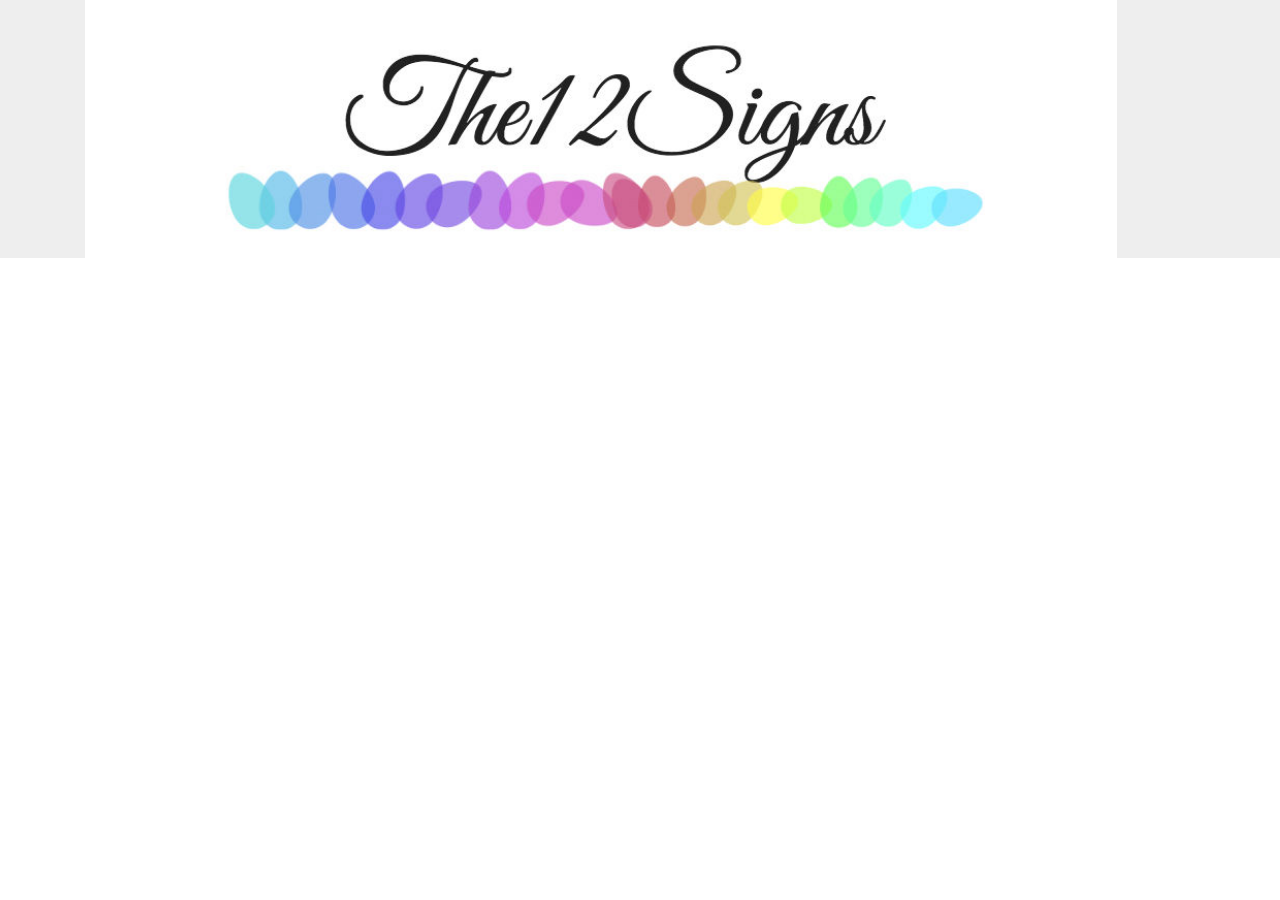
<file: page7.html>
<!DOCTYPE html>
<html  >
<head>
  <!-- Site made with Mobirise Website Builder v4.9.6, https://mobirise.com -->
  <meta charset="UTF-8">
  <meta http-equiv="X-UA-Compatible" content="IE=edge">
  <meta name="generator" content="Mobirise v4.9.6, mobirise.com">
  <meta name="viewport" content="width=device-width, initial-scale=1, minimum-scale=1">
  <link rel="shortcut icon" href="assets/images/favion-128x128.png" type="image/x-icon">
  <meta name="description" content="Web Page Generator Description">
  
  <title>+ CALENDARS</title>
  <link rel="stylesheet" href="assets/tether/tether.min.css">
  <link rel="stylesheet" href="assets/bootstrap/css/bootstrap.min.css">
  <link rel="stylesheet" href="assets/bootstrap/css/bootstrap-grid.min.css">
  <link rel="stylesheet" href="assets/bootstrap/css/bootstrap-reboot.min.css">
  <link rel="stylesheet" href="assets/theme/css/style.css">
  <link rel="stylesheet" href="assets/mobirise/css/mbr-additional.css" type="text/css">
  
  
  
</head>
<body>

<!-- Google Analytics -->
<!-- Global site tag (gtag.js) - Google Analytics -->
<script async src="https://www.googletagmanager.com/gtag/js?id=UA-136861123-1"></script>
<script>
  window.dataLayer = window.dataLayer || [];
  function gtag(){dataLayer.push(arguments);}
  gtag('js', new Date());

  gtag('config', 'UA-136861123-1');
</script>

<!-- /Google Analytics -->


  <section class="cid-rrv4kY8EHB" id="image3-4f">

    

    <figure class="mbr-figure container">
            <div class="image-block" style="width: 93%;">
                <a href="index.html"><img src="assets/images/the12signs-1000x250.jpg" width="1400" alt="Mobirise" title=""></a>
                
            </div>
    </figure>
</section>


  <section class="engine"><a href="https://mobirise.info/q">responsive website templates</a></section><script src="assets/web/assets/jquery/jquery.min.js"></script>
  <script src="assets/popper/popper.min.js"></script>
  <script src="assets/tether/tether.min.js"></script>
  <script src="assets/bootstrap/js/bootstrap.min.js"></script>
  <script src="assets/smoothscroll/smooth-scroll.js"></script>
  <script src="assets/theme/js/script.js"></script>
  
  
</body>
</html>
</file>
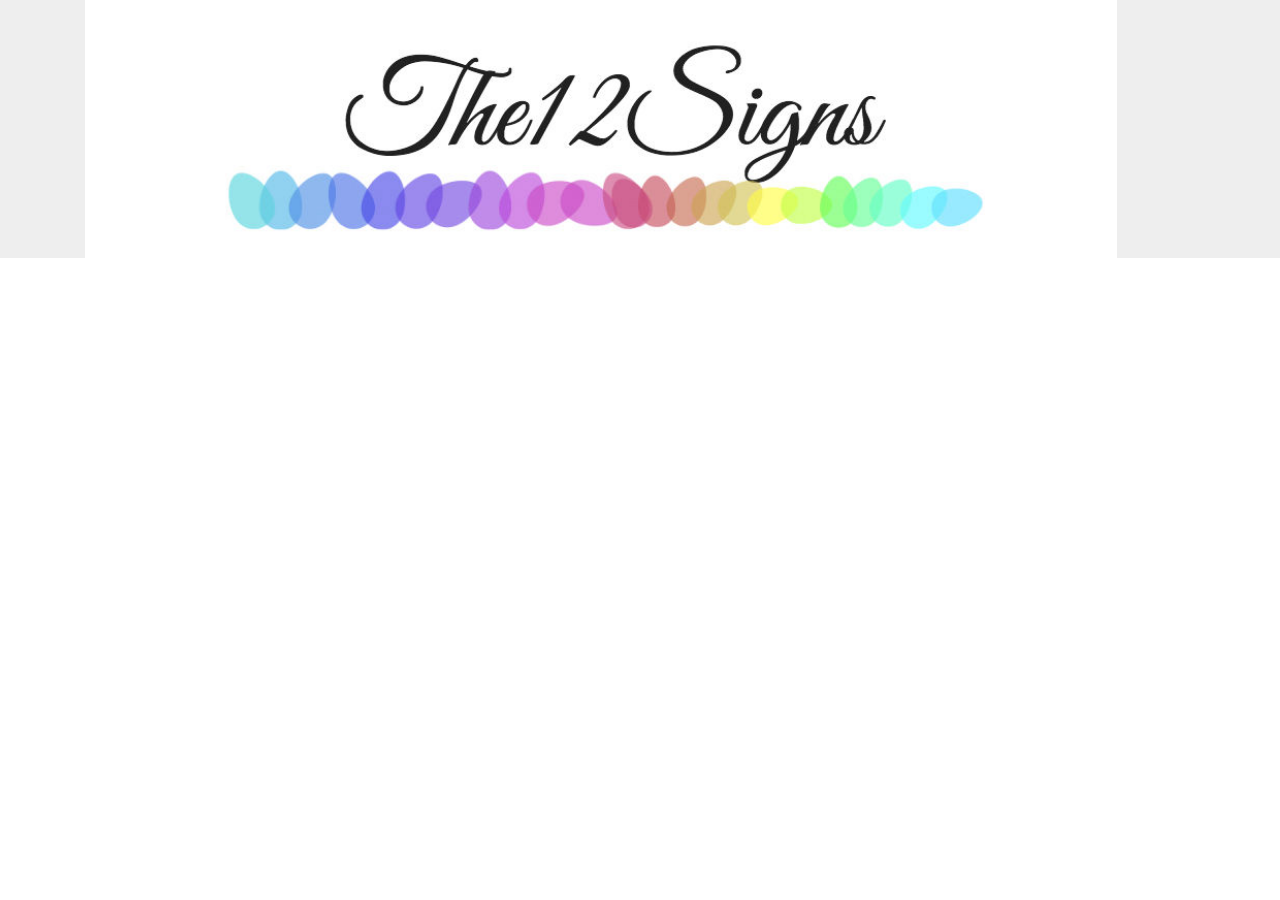
<file: page8.html>
<!DOCTYPE html>
<html  >
<head>
  <!-- Site made with Mobirise Website Builder v4.9.6, https://mobirise.com -->
  <meta charset="UTF-8">
  <meta http-equiv="X-UA-Compatible" content="IE=edge">
  <meta name="generator" content="Mobirise v4.9.6, mobirise.com">
  <meta name="viewport" content="width=device-width, initial-scale=1, minimum-scale=1">
  <link rel="shortcut icon" href="assets/images/favion-128x128.png" type="image/x-icon">
  <meta name="description" content="Web Page Generator Description">
  
  <title>+ PLANNERS</title>
  <link rel="stylesheet" href="assets/tether/tether.min.css">
  <link rel="stylesheet" href="assets/bootstrap/css/bootstrap.min.css">
  <link rel="stylesheet" href="assets/bootstrap/css/bootstrap-grid.min.css">
  <link rel="stylesheet" href="assets/bootstrap/css/bootstrap-reboot.min.css">
  <link rel="stylesheet" href="assets/theme/css/style.css">
  <link rel="stylesheet" href="assets/mobirise/css/mbr-additional.css" type="text/css">
  
  
  
</head>
<body>

<!-- Google Analytics -->
<!-- Global site tag (gtag.js) - Google Analytics -->
<script async src="https://www.googletagmanager.com/gtag/js?id=UA-136861123-1"></script>
<script>
  window.dataLayer = window.dataLayer || [];
  function gtag(){dataLayer.push(arguments);}
  gtag('js', new Date());

  gtag('config', 'UA-136861123-1');
</script>

<!-- /Google Analytics -->


  <section class="cid-rrv4rSYJjo" id="image3-4g">

    

    <figure class="mbr-figure container">
            <div class="image-block" style="width: 93%;">
                <a href="index.html"><img src="assets/images/the12signs-1000x250.jpg" width="1400" alt="Mobirise" title=""></a>
                
            </div>
    </figure>
</section>


  <section class="engine"><a href="https://mobirise.info/z">best free website templates</a></section><script src="assets/web/assets/jquery/jquery.min.js"></script>
  <script src="assets/popper/popper.min.js"></script>
  <script src="assets/tether/tether.min.js"></script>
  <script src="assets/bootstrap/js/bootstrap.min.js"></script>
  <script src="assets/smoothscroll/smooth-scroll.js"></script>
  <script src="assets/theme/js/script.js"></script>
  
  
</body>
</html>
</file>
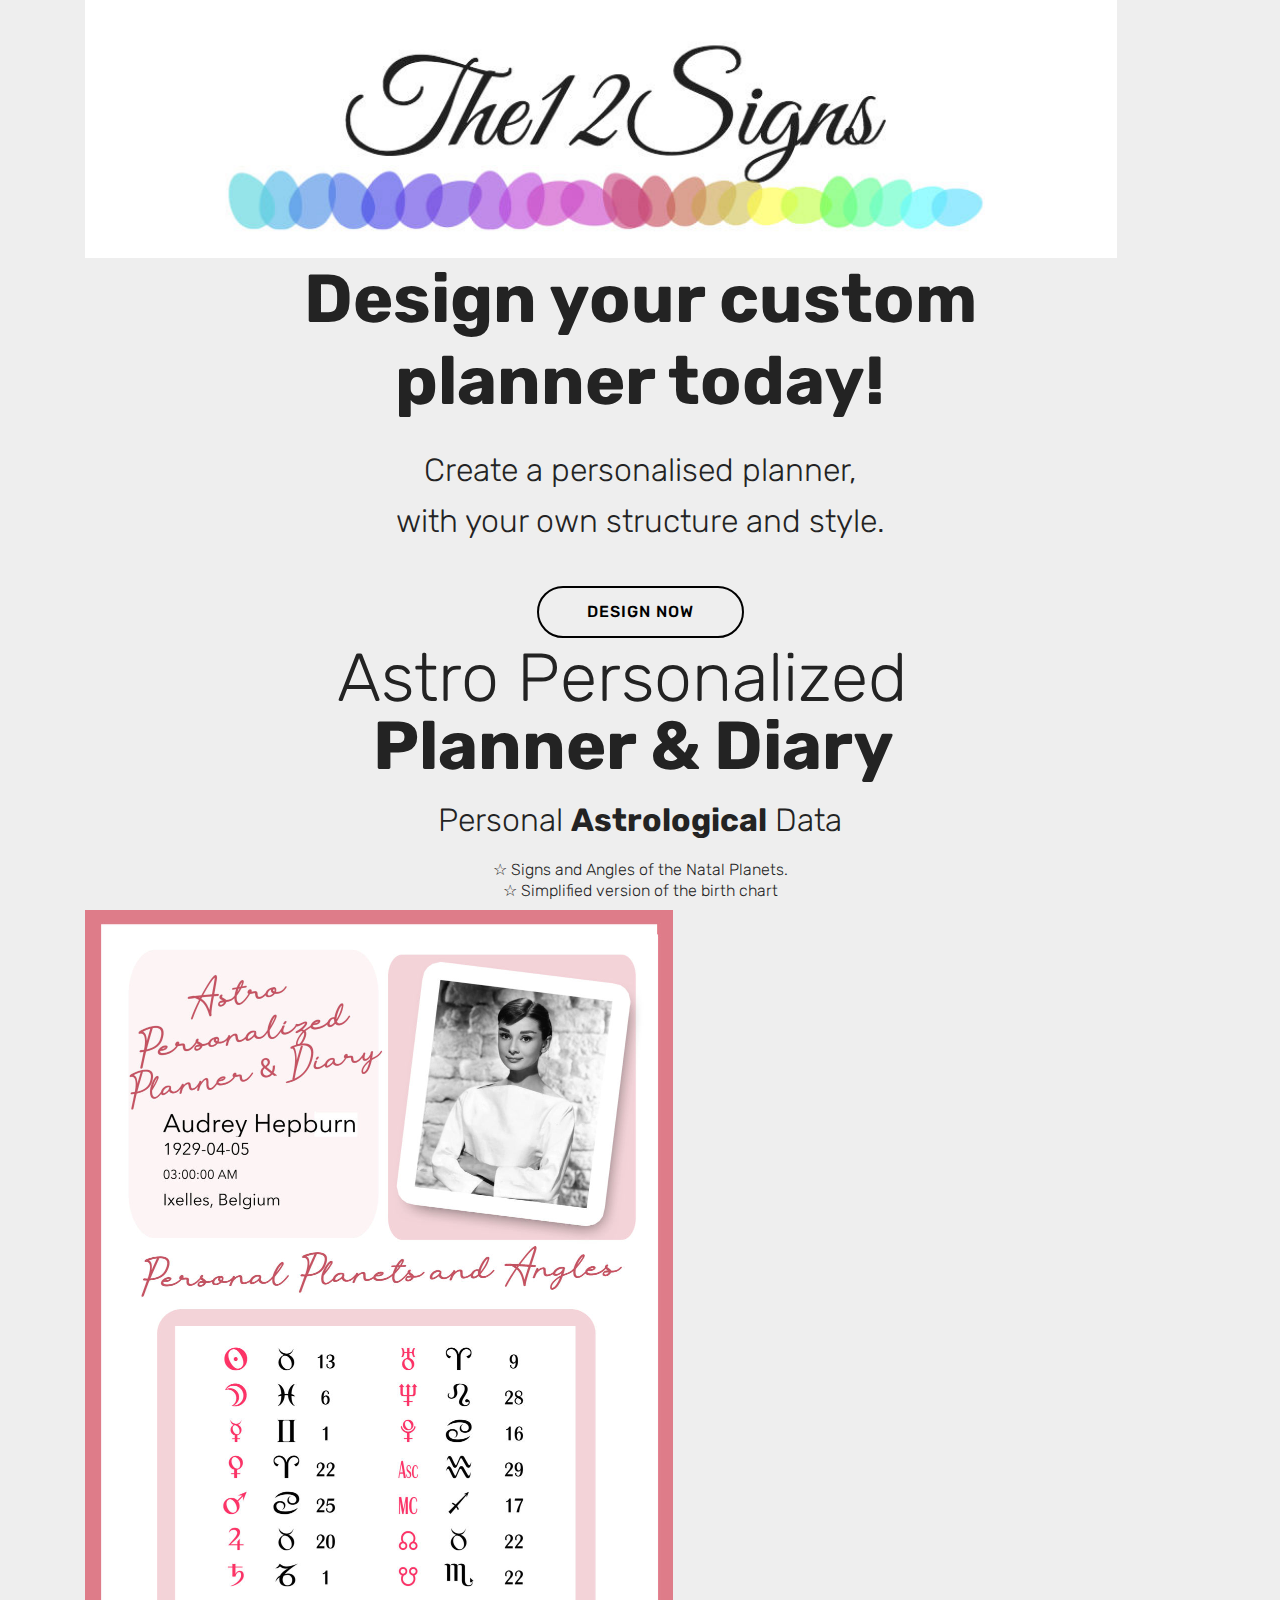
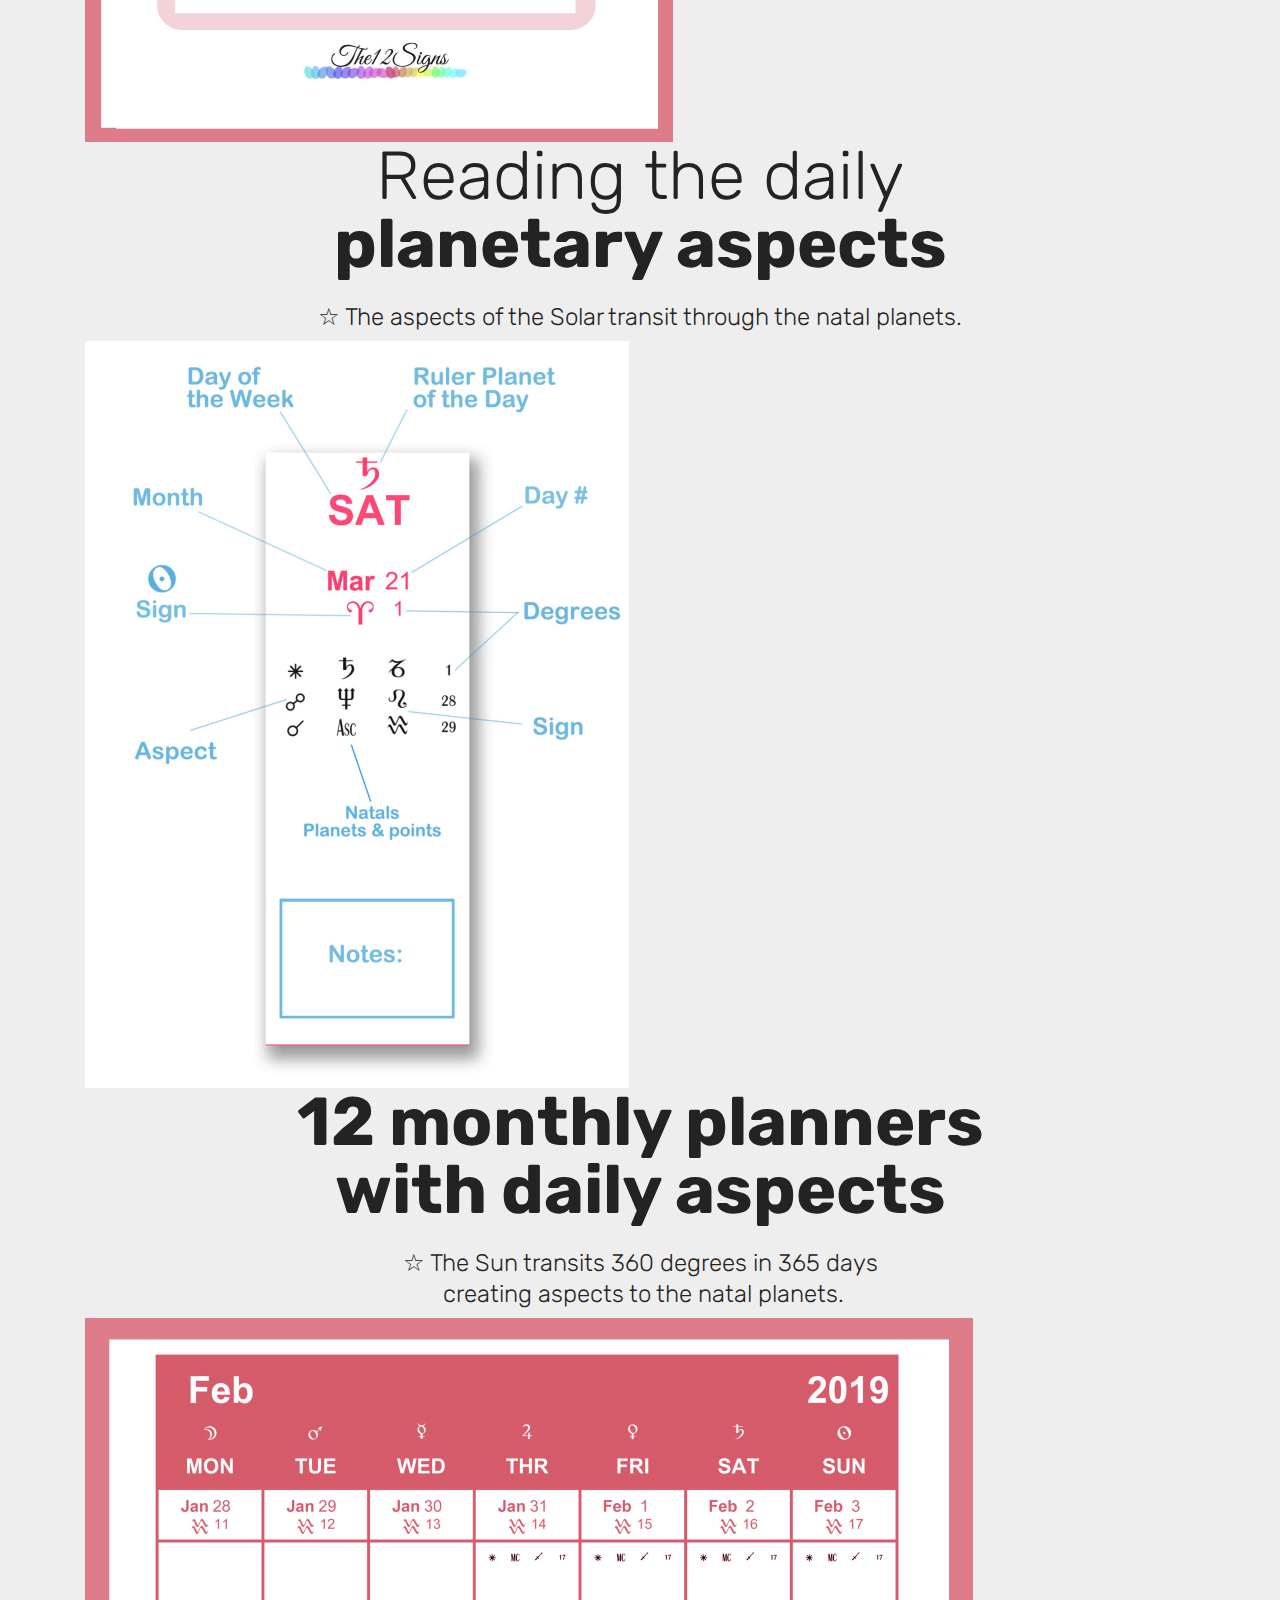
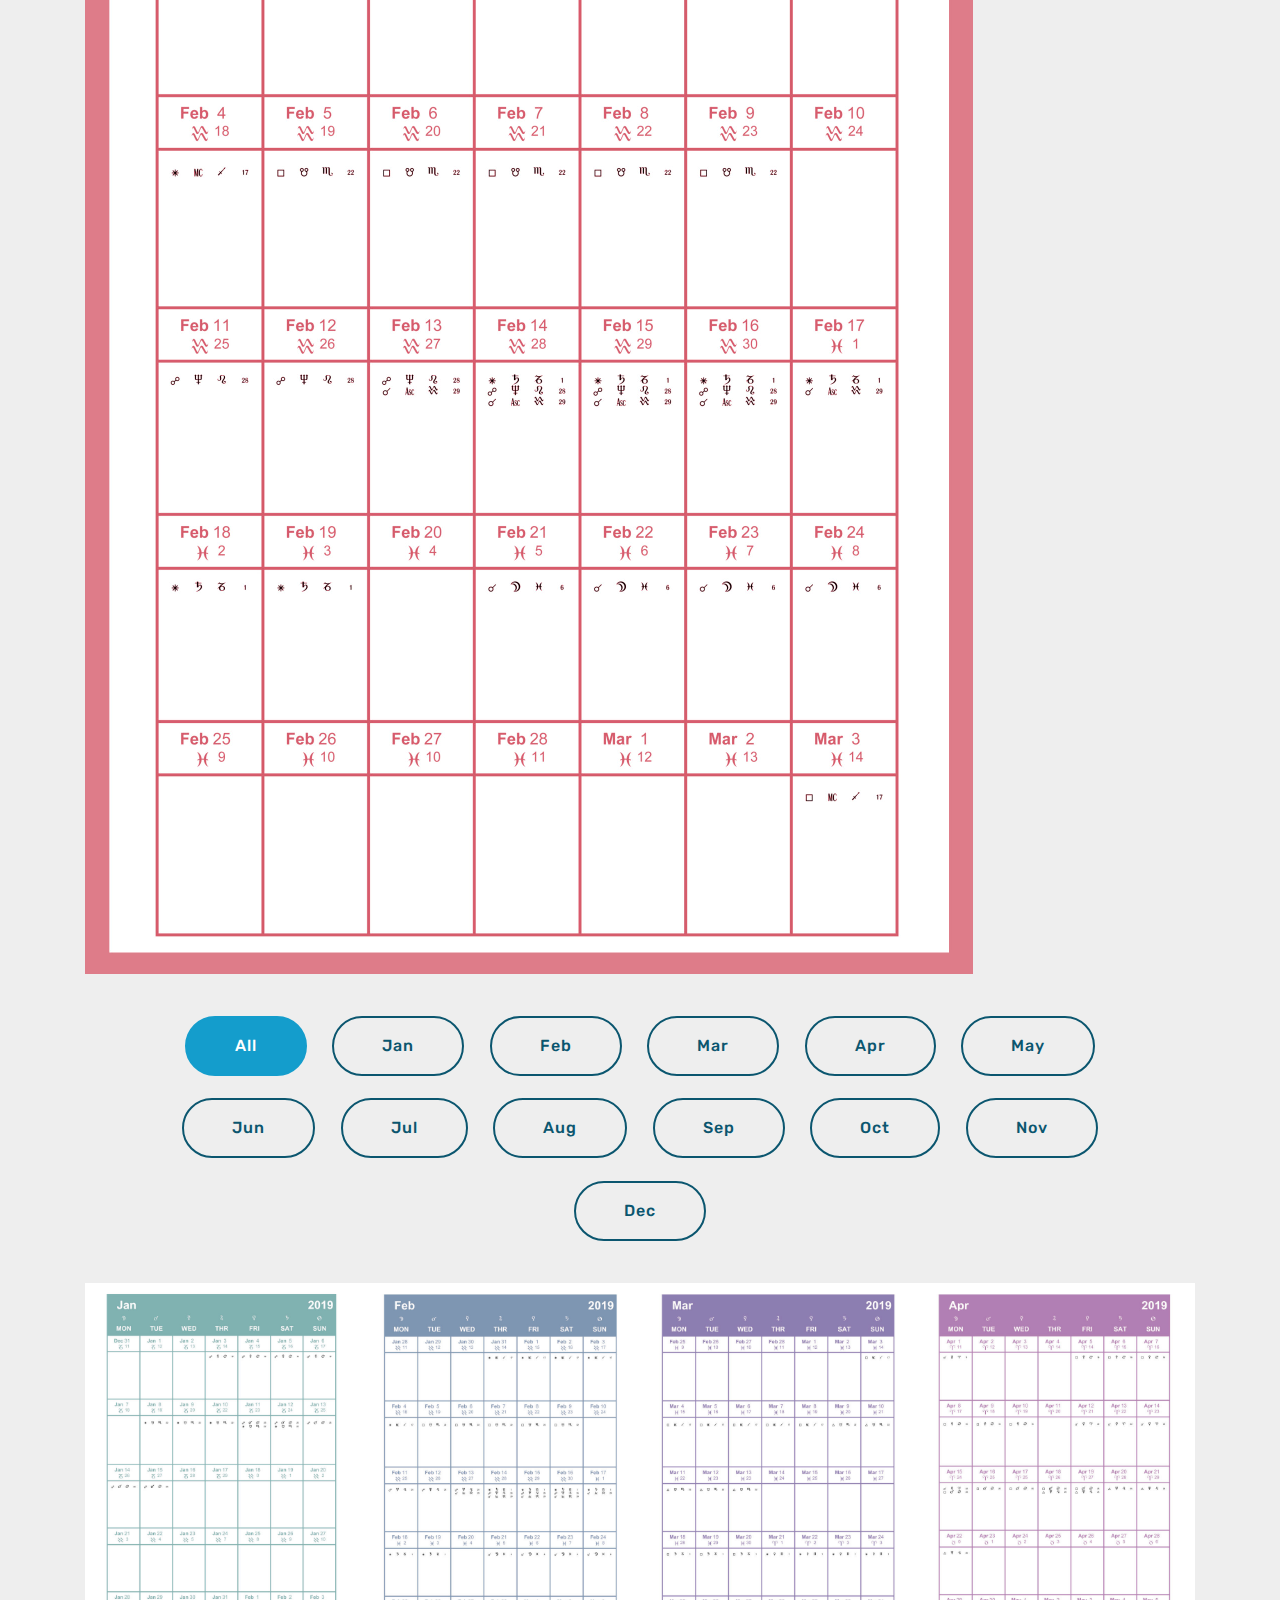
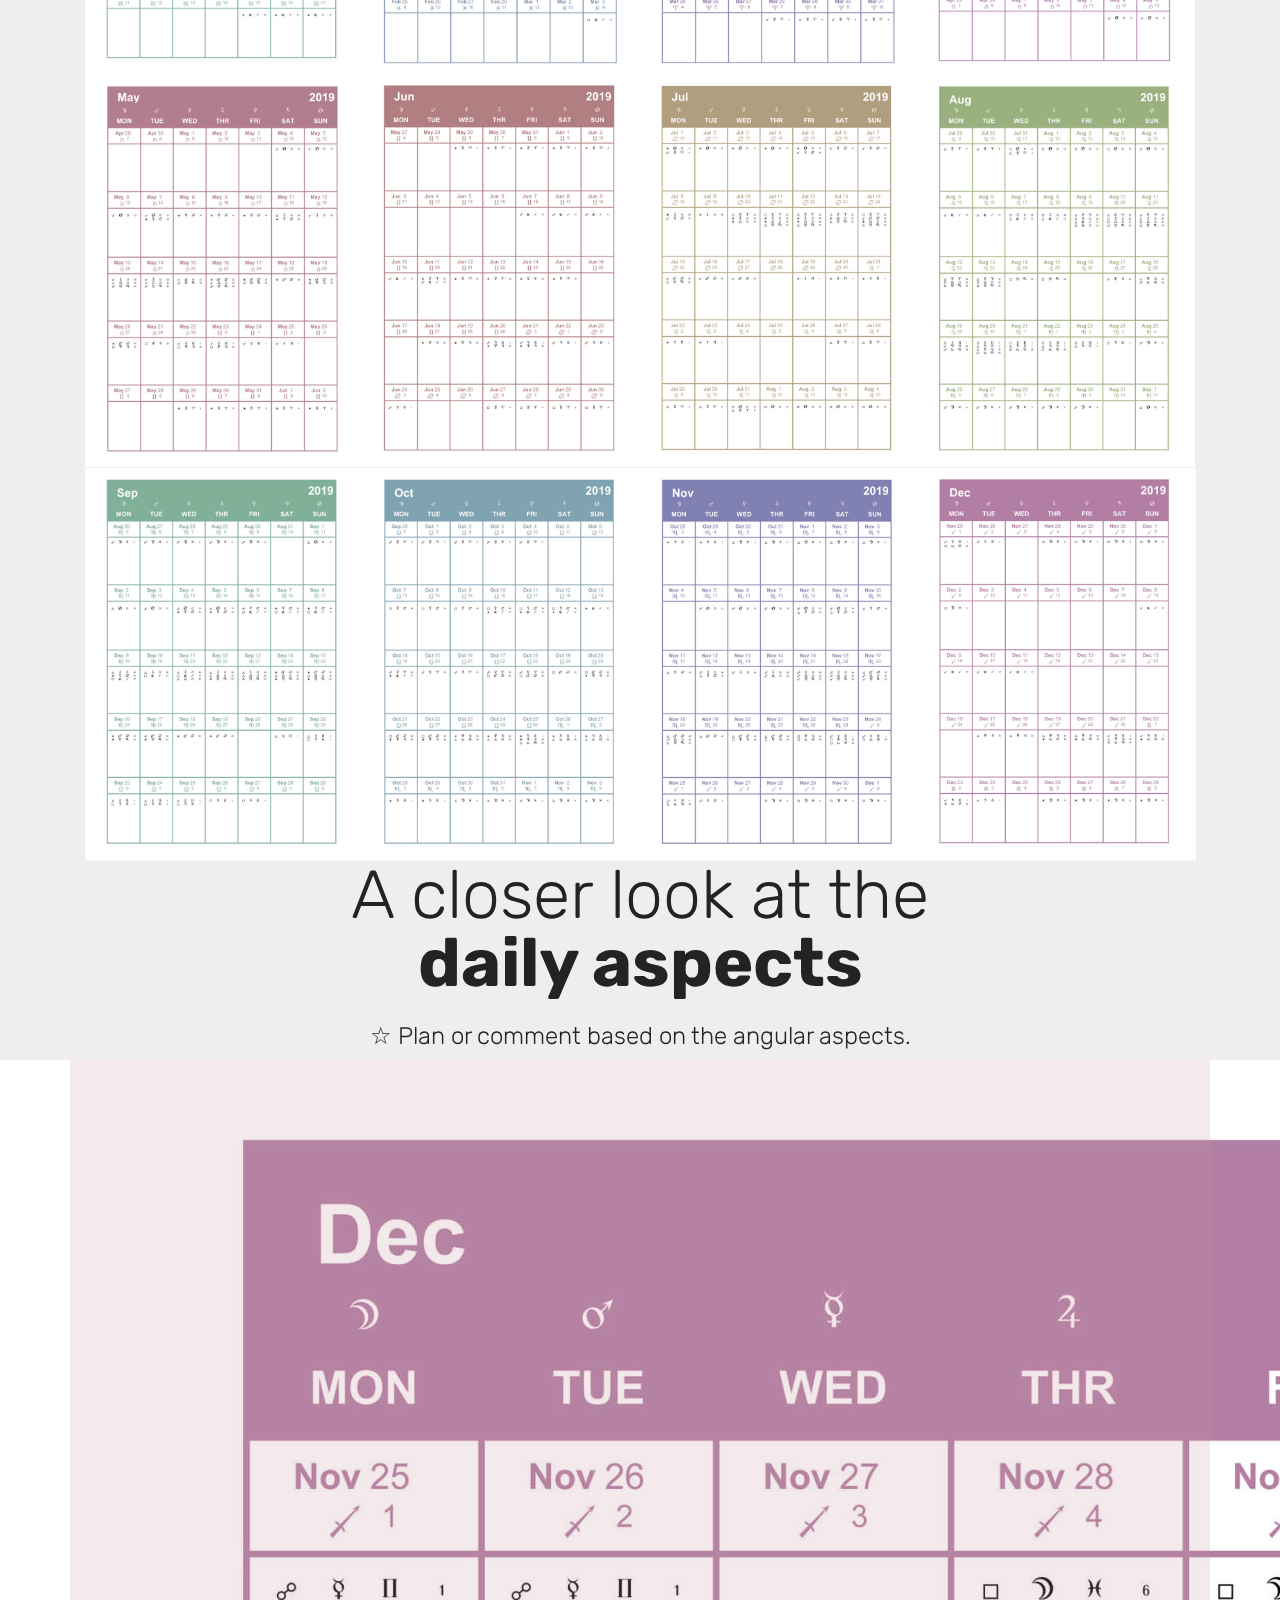
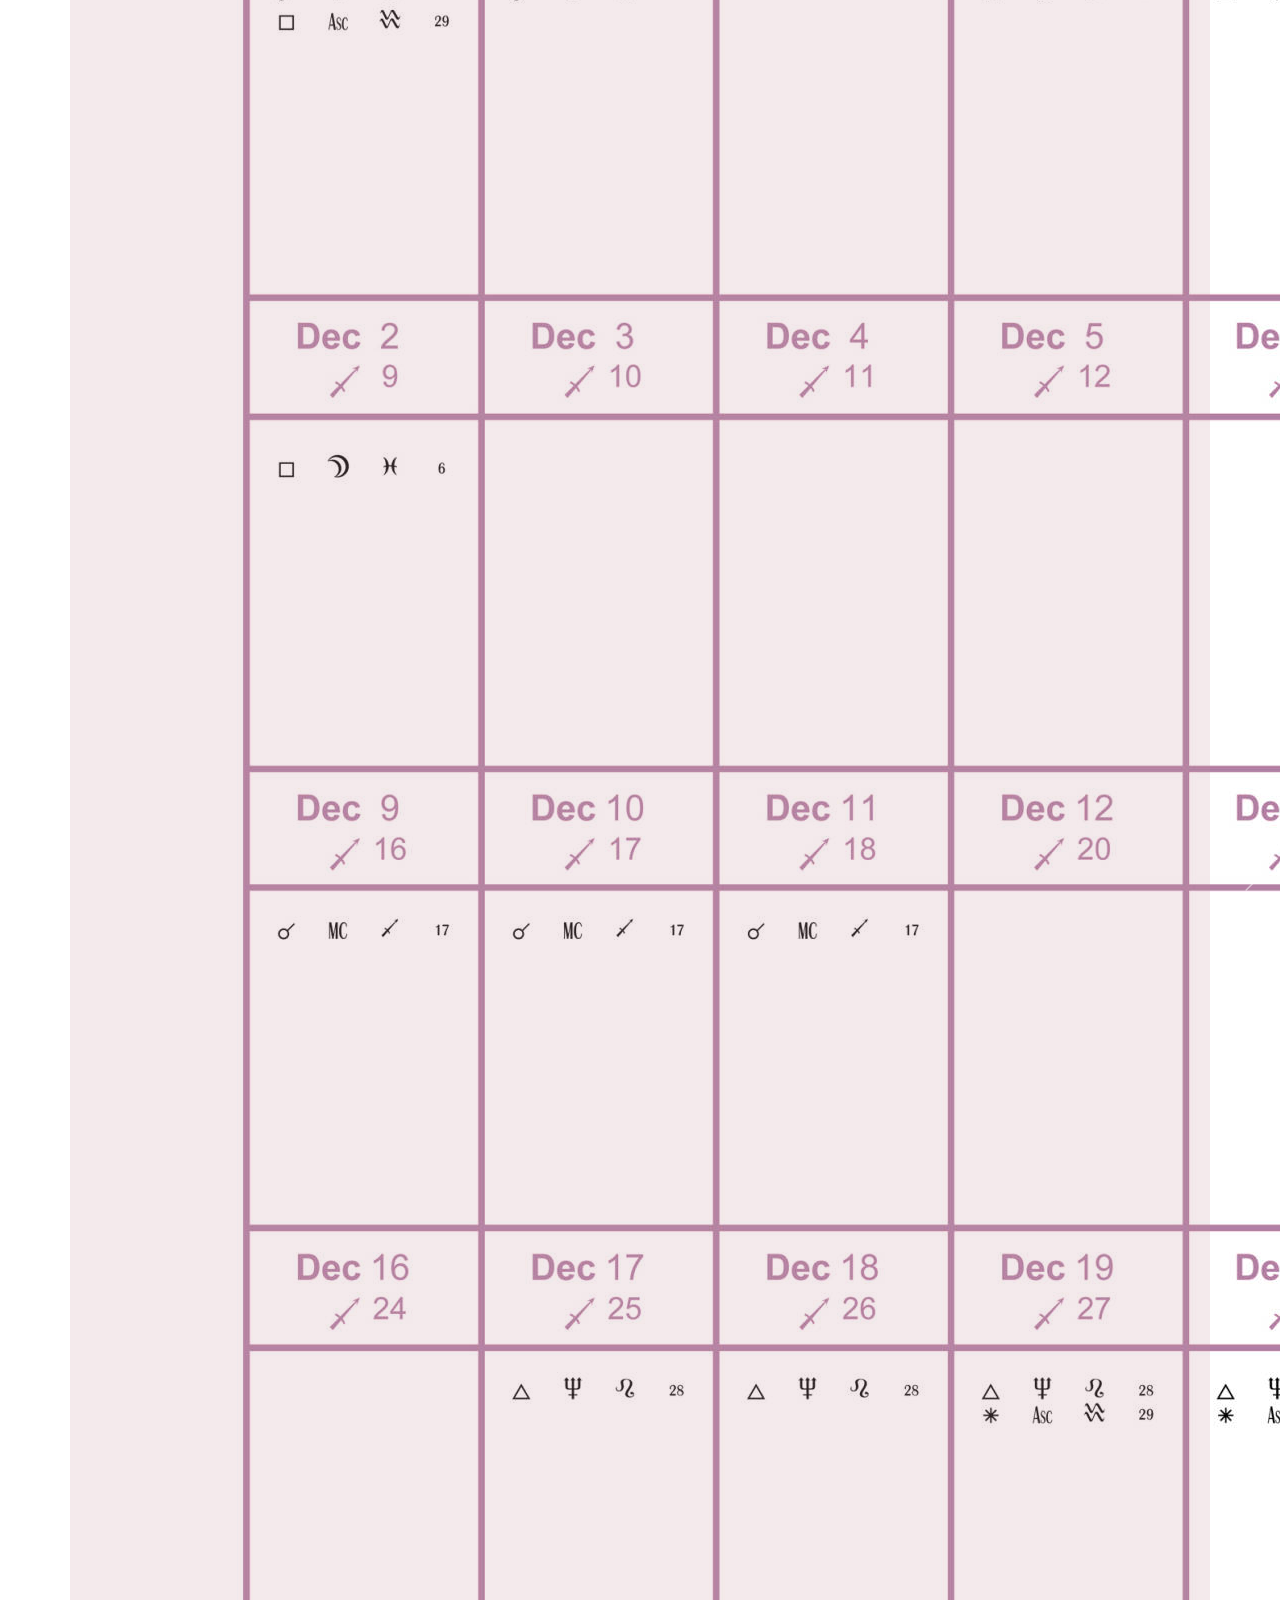
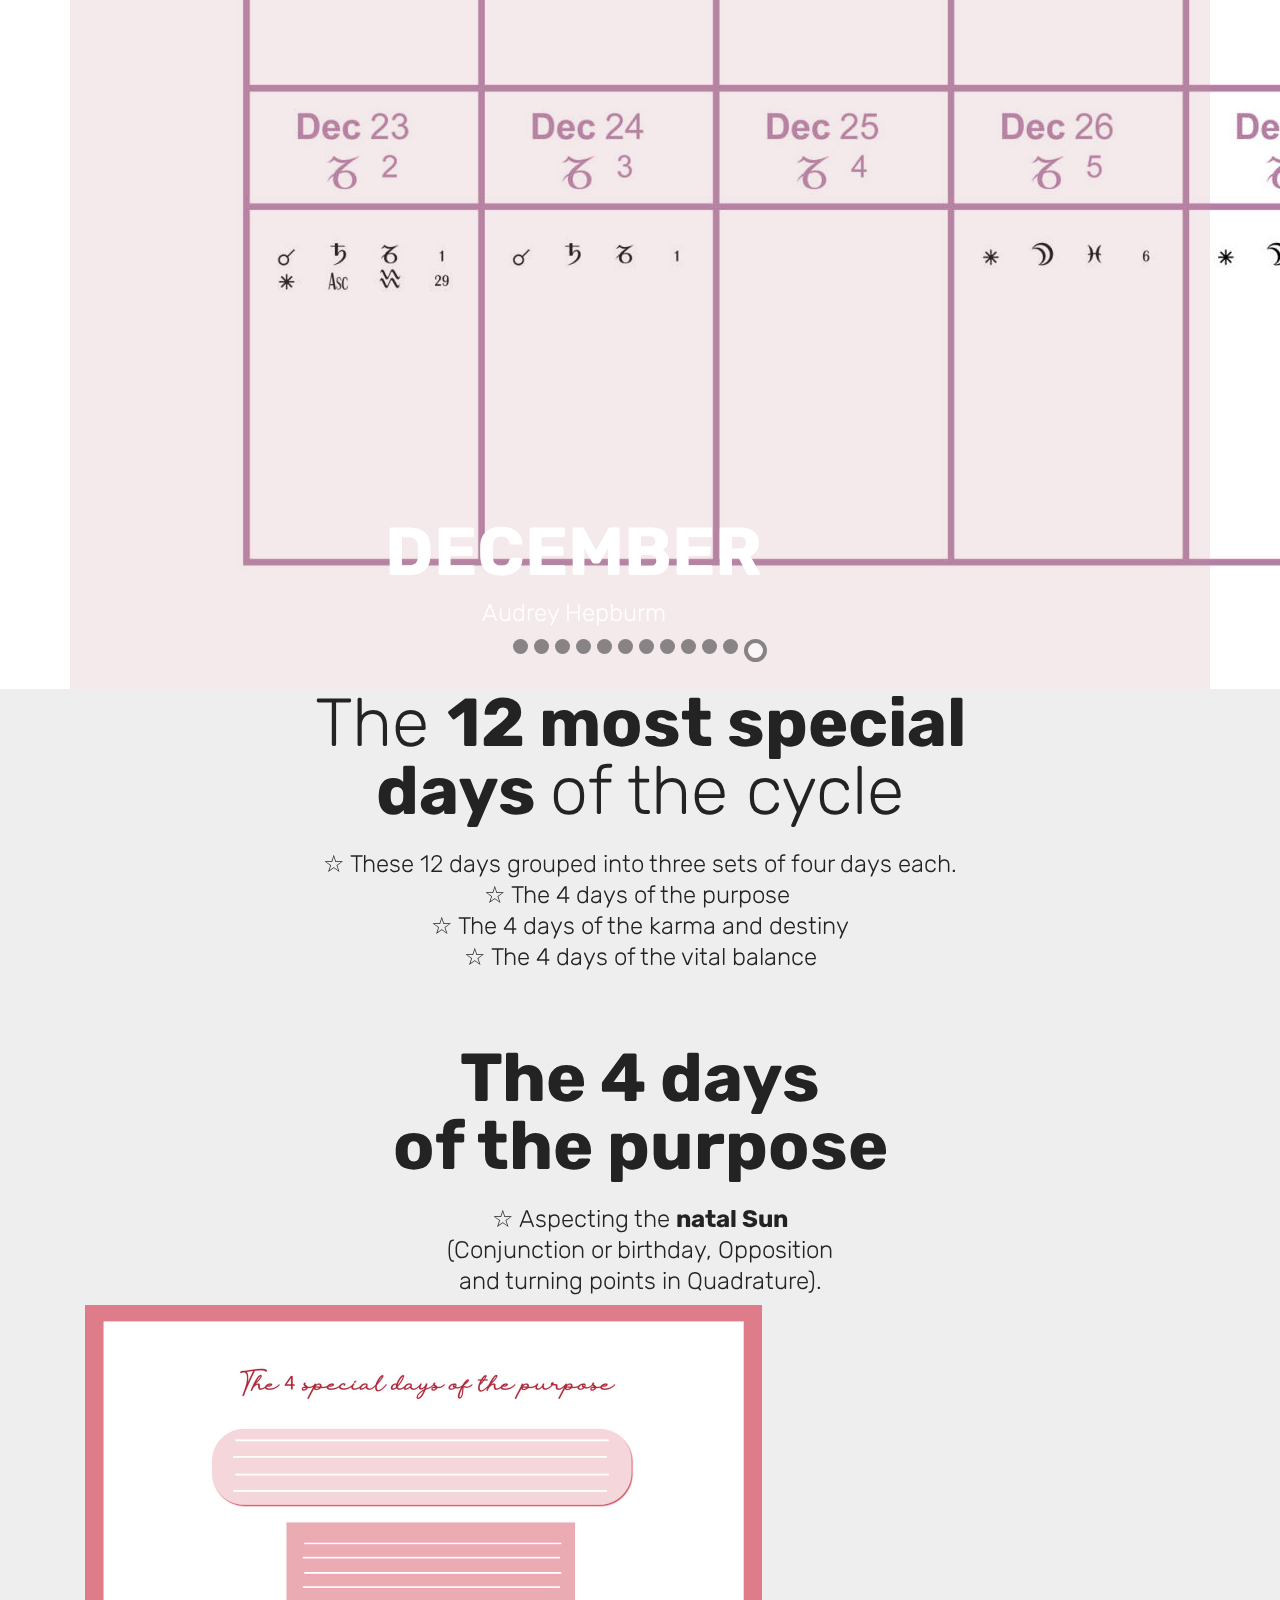
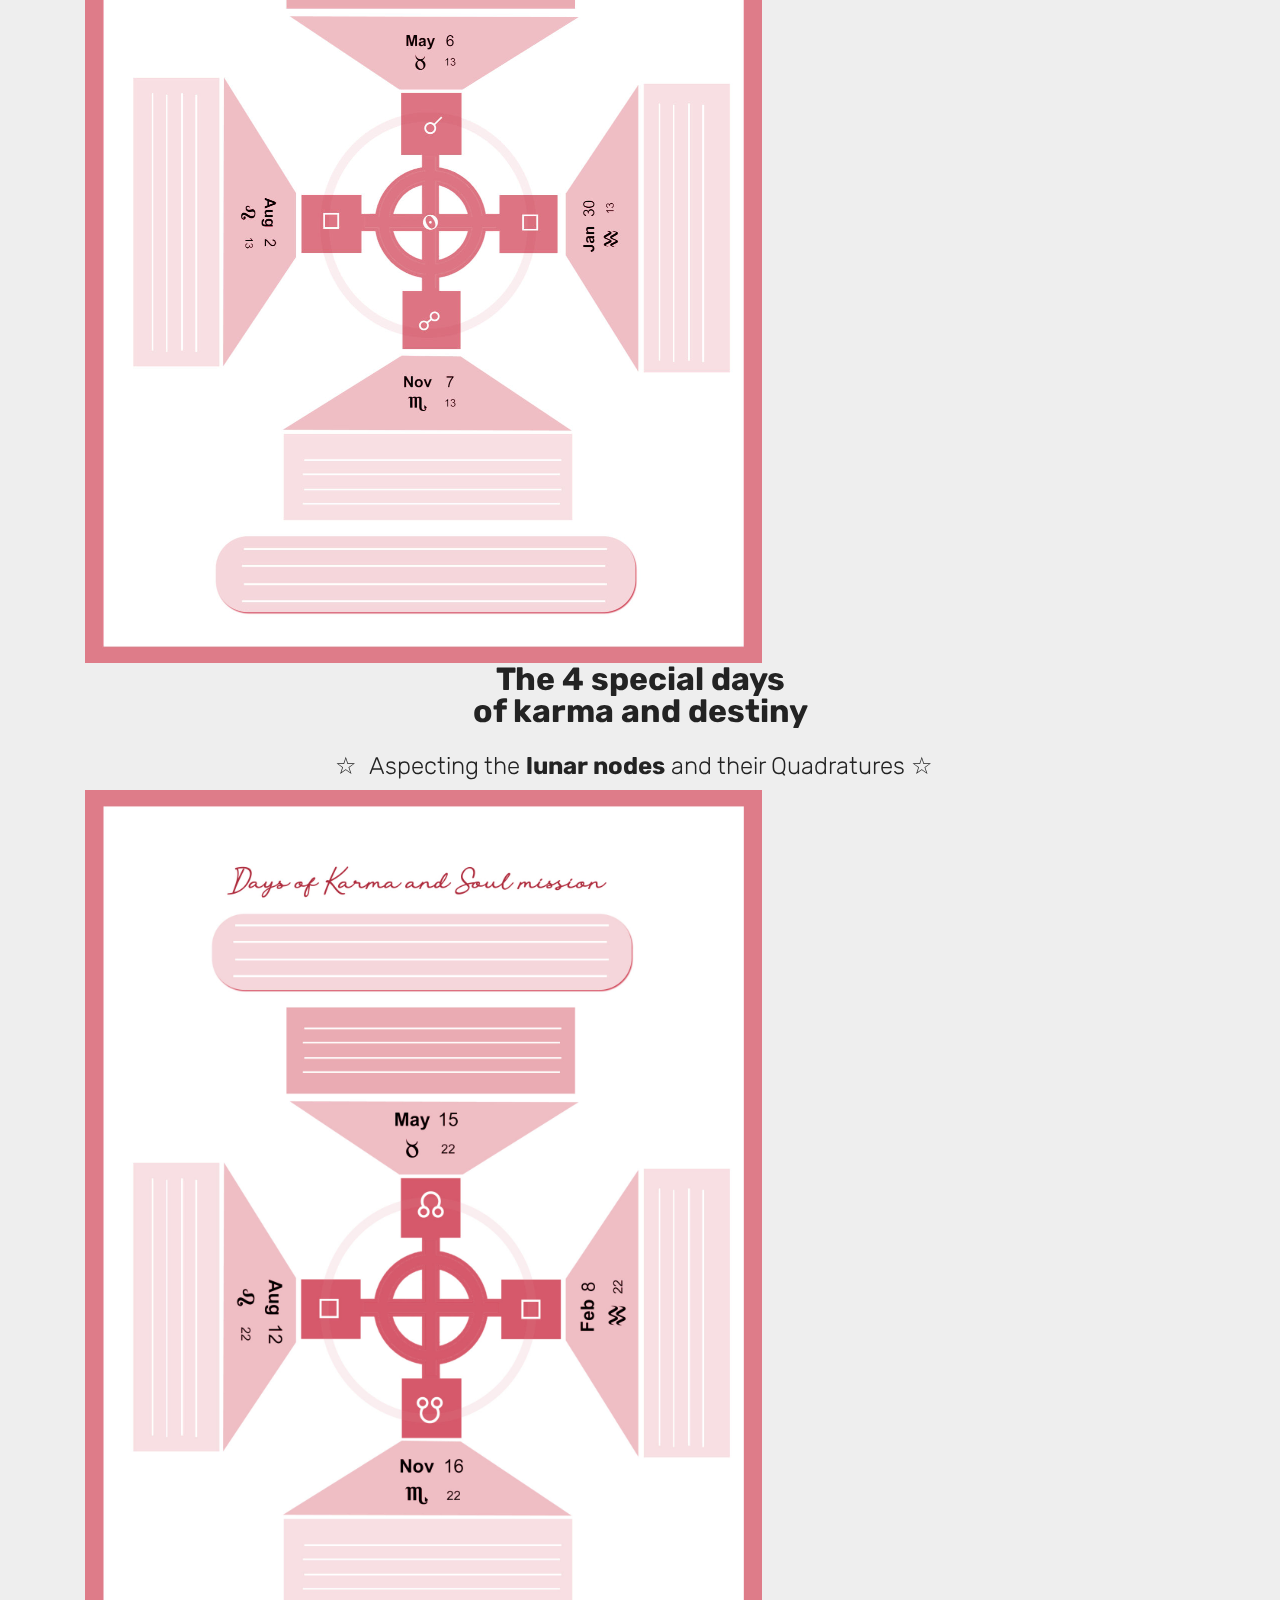
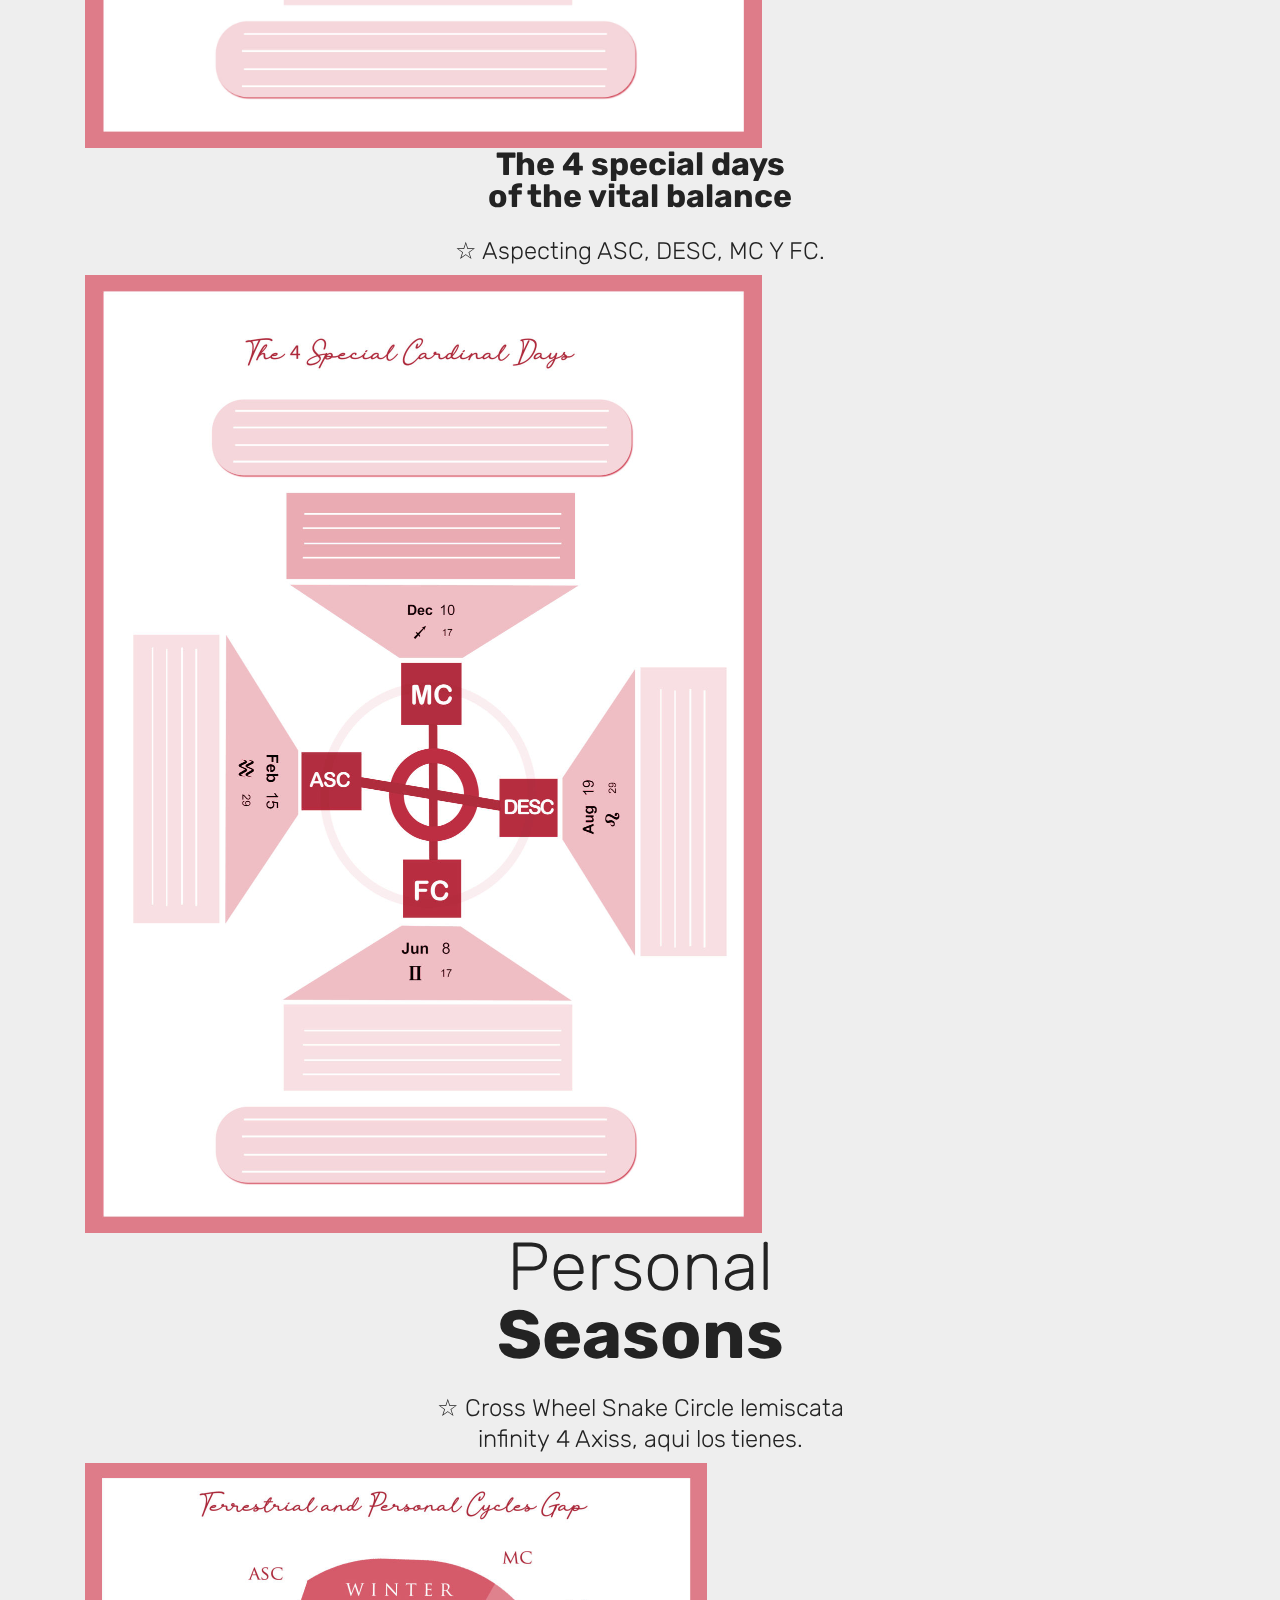
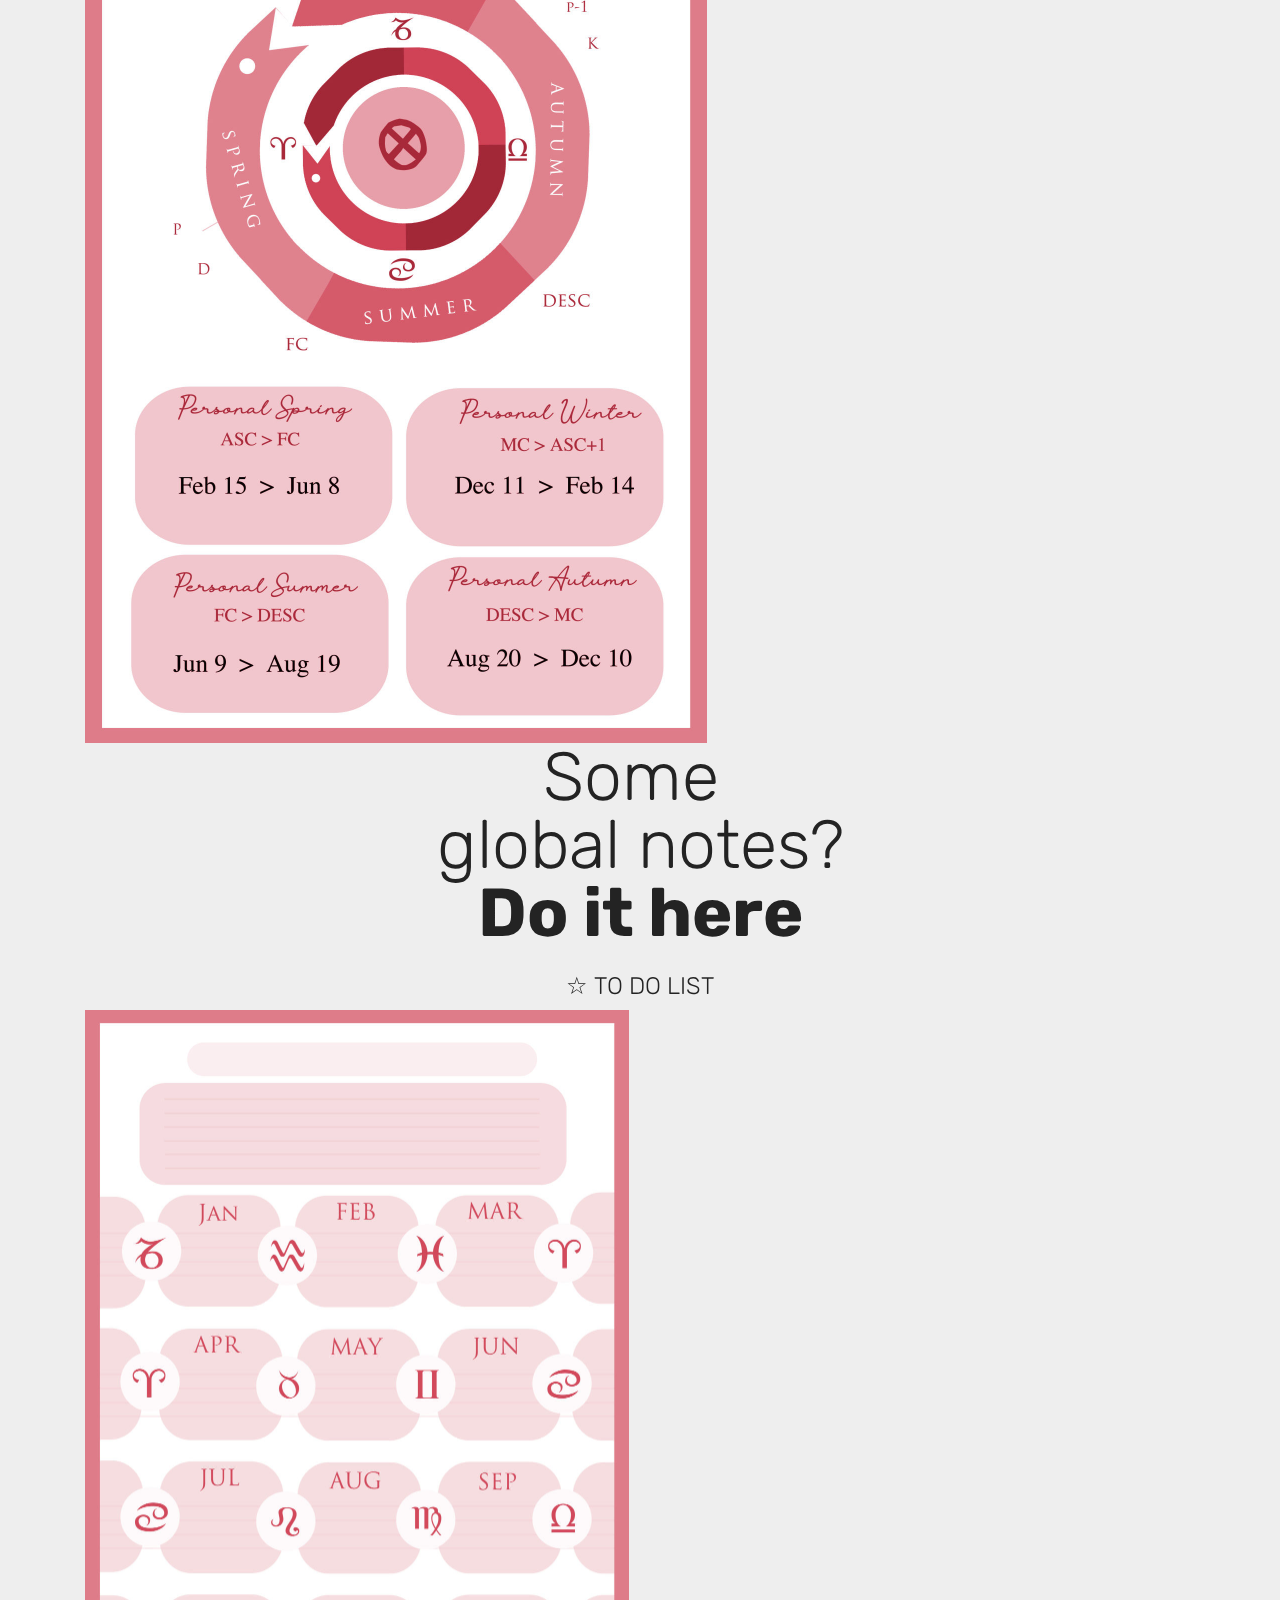
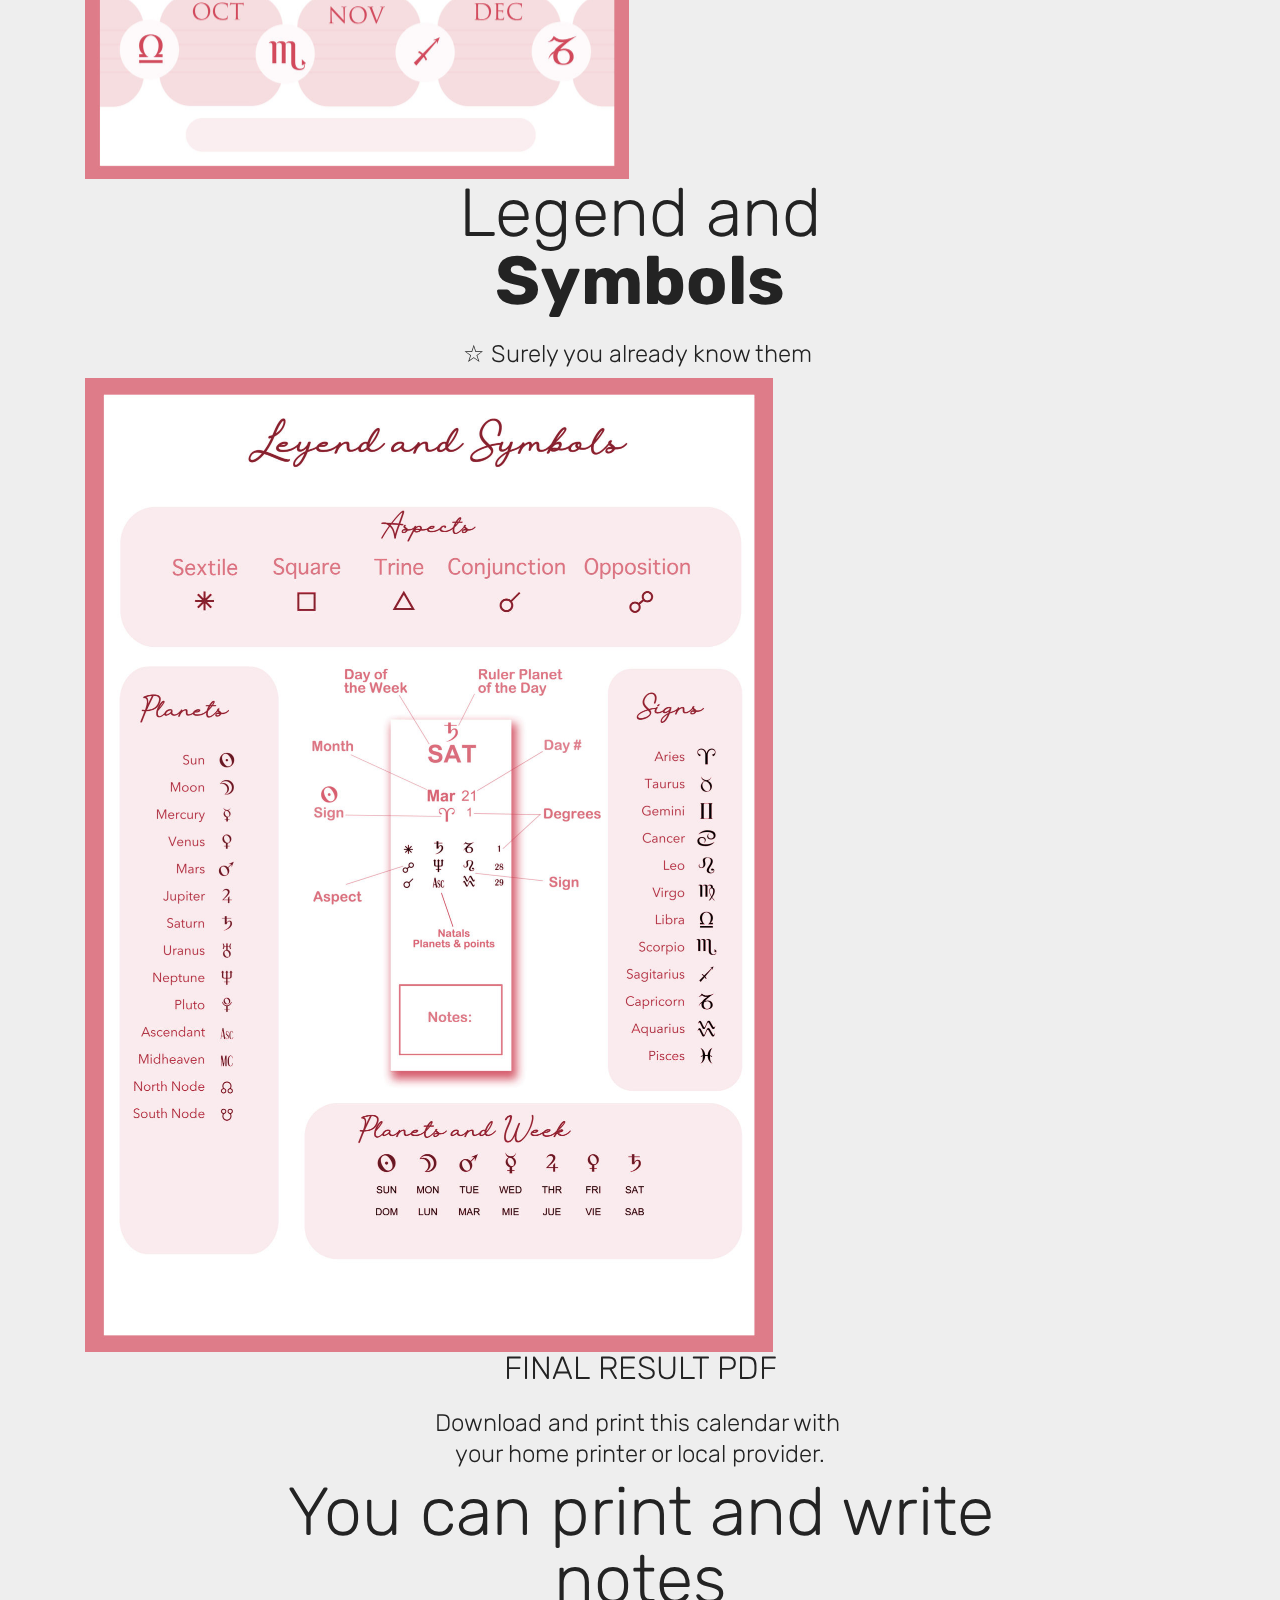
<file: page9.html>
<!DOCTYPE html>
<html  >
<head>
  <!-- Site made with Mobirise Website Builder v4.9.6, https://mobirise.com -->
  <meta charset="UTF-8">
  <meta http-equiv="X-UA-Compatible" content="IE=edge">
  <meta name="generator" content="Mobirise v4.9.6, mobirise.com">
  <meta name="viewport" content="width=device-width, initial-scale=1, minimum-scale=1">
  <link rel="shortcut icon" href="assets/images/favion-128x128.png" type="image/x-icon">
  <meta name="description" content="Web Page Maker Description">
  
  <title>+ PERSONALIZED</title>
  <link rel="stylesheet" href="assets/web/assets/mobirise-icons/mobirise-icons.css">
  <link rel="stylesheet" href="assets/tether/tether.min.css">
  <link rel="stylesheet" href="assets/bootstrap/css/bootstrap.min.css">
  <link rel="stylesheet" href="assets/bootstrap/css/bootstrap-grid.min.css">
  <link rel="stylesheet" href="assets/bootstrap/css/bootstrap-reboot.min.css">
  <link rel="stylesheet" href="assets/theme/css/style.css">
  <link rel="stylesheet" href="assets/gallery/style.css">
  <link rel="stylesheet" href="assets/mobirise/css/mbr-additional.css" type="text/css">
  
  
  
</head>
<body>

<!-- Google Analytics -->
<!-- Global site tag (gtag.js) - Google Analytics -->
<script async src="https://www.googletagmanager.com/gtag/js?id=UA-136861123-1"></script>
<script>
  window.dataLayer = window.dataLayer || [];
  function gtag(){dataLayer.push(arguments);}
  gtag('js', new Date());

  gtag('config', 'UA-136861123-1');
</script>

<!-- /Google Analytics -->


  <section class="cid-rrv4xYuKOn" id="image3-4h">

    

    <figure class="mbr-figure container">
            <div class="image-block" style="width: 93%;">
                <a href="index.html"><img src="assets/images/the12signs-1000x250.jpg" width="1400" alt="Mobirise" title=""></a>
                
            </div>
    </figure>
</section>

<section class="engine"><a href="https://mobirise.info/y">free html website templates</a></section><section class="header1 cid-rsqOHIErRf" id="header16-5k">

    

    

    <div class="container">
        <div class="row justify-content-md-center">
            <div class="col-md-10 align-center">
                <h1 class="mbr-section-title mbr-bold pb-3 mbr-fonts-style display-1">Design your custom planner today!</h1>
                
                <p class="mbr-text pb-3 mbr-fonts-style display-2">
                    Create a personalised planner, <br>with your own structure and style.
                </p>
                <div class="mbr-section-btn"><a class="btn btn-md btn-black-outline display-4" href="https://mobirise.co">DESIGN NOW</a></div>
            </div>
        </div>
    </div>

</section>

<section class="mbr-section content4 cid-rsfCMDE0iP" id="content4-4w">

    

    <div class="container">
        <div class="media-container-row">
            <div class="title col-12 col-md-8">
                <h2 class="align-center pb-3 mbr-fonts-style display-1">Astro Personalized &nbsp;<br><strong>Planner &amp; Diary&nbsp;</strong></h2>
                
                
            </div>
        </div>
    </div>
</section>

<section class="mbr-section content4 cid-rsfsZwHyEj" id="content4-4r">

    

    <div class="container">
        <div class="media-container-row">
            <div class="title col-12 col-md-8">
                <h2 class="align-center pb-3 mbr-fonts-style display-2">Personal&nbsp;<strong>Astrological</strong>&nbsp;Data</h2>
                <h3 class="mbr-section-subtitle align-center mbr-light mbr-fonts-style display-7">☆ Signs and Angles of the Natal Planets.<div>☆ Simplified version of the birth chart</div></h3>
                
            </div>
        </div>
    </div>
</section>

<section class="cid-rsfr7hNAT0" id="image3-4l">

    

    <figure class="mbr-figure container">
            <div class="image-block" style="width: 53%;">
                <img src="assets/images/finalcover-1-1176x1663.jpg" width="1400" alt="Mobirise" title="">
                
            </div>
    </figure>
</section>

<section class="mbr-section content4 cid-rsjMSr03kA" id="content4-54">

    

    <div class="container">
        <div class="media-container-row">
            <div class="title col-12 col-md-8">
                <h2 class="align-center pb-3 mbr-fonts-style display-1">Reading the daily <strong>planetary aspects</strong></h2>
                <h3 class="mbr-section-subtitle align-center mbr-light mbr-fonts-style display-5">☆ The aspects of the Solar transit through the natal planets.</h3>
                
            </div>
        </div>
    </div>
</section>

<section class="cid-rsjMvL5DFs" id="image3-53">

    

    <figure class="mbr-figure container">
            <div class="image-block" style="width: 49%;">
                <img src="assets/images/oneday-1088x1494.jpg" width="1400" alt="Mobirise" title="">
                
            </div>
    </figure>
</section>

<section class="mbr-section content4 cid-rsfzQmslG9" id="content4-4u">

    

    <div class="container">
        <div class="media-container-row">
            <div class="title col-12 col-md-8">
                <h2 class="align-center pb-3 mbr-fonts-style display-1"><strong>12 monthly planners with daily aspects</strong></h2>
                <h3 class="mbr-section-subtitle align-center mbr-light mbr-fonts-style display-5">☆ The Sun transits 360 degrees in 365 days<div>&nbsp;creating aspects to the natal planets.<br></div></h3>
                
            </div>
        </div>
    </div>
</section>

<section class="cid-rsfrQuhCkA" id="image3-4m">

    

    <figure class="mbr-figure container">
            <div class="image-block" style="width: 80%;">
                <img src="assets/images/feb2019-1776x2512.jpg" width="1400" alt="Mobirise" title="">
                
            </div>
    </figure>
</section>

<section class="mbr-gallery mbr-slider-carousel cid-rsAD232wrc" id="gallery2-5l">

    

    <div class="container">
        <div><!-- Filter --><div class="mbr-gallery-filter container gallery-filter-active"><ul buttons="0"><li class="mbr-gallery-filter-all"><a class="btn btn-md btn-primary-outline active display-7" href="">All</a></li></ul></div><!-- Gallery --><div class="mbr-gallery-row"><div class="mbr-gallery-layout-default"><div><div><div class="mbr-gallery-item mbr-gallery-item--p0" data-video-url="false" data-tags="Jan"><div href="#lb-gallery2-5l" data-slide-to="0" data-toggle="modal"><img src="assets/images/jan-2019-2000x2829-800x1132.jpg" alt="" title=""><span class="icon-focus"></span></div></div><div class="mbr-gallery-item mbr-gallery-item--p0" data-video-url="false" data-tags="Feb"><div href="#lb-gallery2-5l" data-slide-to="1" data-toggle="modal"><img src="assets/images/feb2019-1-2000x2829-800x1132.jpg" alt="" title=""><span class="icon-focus"></span></div></div><div class="mbr-gallery-item mbr-gallery-item--p0" data-video-url="false" data-tags="Mar"><div href="#lb-gallery2-5l" data-slide-to="2" data-toggle="modal"><img src="assets/images/mar2019-2000x2829-800x1132.jpg" alt="" title=""><span class="icon-focus"></span></div></div><div class="mbr-gallery-item mbr-gallery-item--p0" data-video-url="false" data-tags="Apr"><div href="#lb-gallery2-5l" data-slide-to="3" data-toggle="modal"><img src="assets/images/apr2019-2000x2829-800x1132.jpg" alt="" title=""><span class="icon-focus"></span></div></div><div class="mbr-gallery-item mbr-gallery-item--p0" data-video-url="false" data-tags="May"><div href="#lb-gallery2-5l" data-slide-to="4" data-toggle="modal"><img src="assets/images/may2019-2000x2829-800x1132.jpg" alt="" title=""><span class="icon-focus"></span></div></div><div class="mbr-gallery-item mbr-gallery-item--p0" data-video-url="false" data-tags="Jun"><div href="#lb-gallery2-5l" data-slide-to="5" data-toggle="modal"><img src="assets/images/jun2019-2000x2829-800x1132.jpg" alt="" title=""><span class="icon-focus"></span></div></div><div class="mbr-gallery-item mbr-gallery-item--p0" data-video-url="false" data-tags="Jul"><div href="#lb-gallery2-5l" data-slide-to="6" data-toggle="modal"><img src="assets/images/jul2019-2000x2829-800x1132.jpg" alt="" title=""><span class="icon-focus"></span></div></div><div class="mbr-gallery-item mbr-gallery-item--p0" data-video-url="false" data-tags="Aug"><div href="#lb-gallery2-5l" data-slide-to="7" data-toggle="modal"><img src="assets/images/aug2019-2000x2829-800x1132.jpg" alt="" title=""><span class="icon-focus"></span></div></div><div class="mbr-gallery-item mbr-gallery-item--p0" data-video-url="false" data-tags="Sep"><div href="#lb-gallery2-5l" data-slide-to="8" data-toggle="modal"><img src="assets/images/sep2019-2000x2829-800x1132.jpg" alt="" title=""><span class="icon-focus"></span></div></div><div class="mbr-gallery-item mbr-gallery-item--p0" data-video-url="false" data-tags="Oct"><div href="#lb-gallery2-5l" data-slide-to="9" data-toggle="modal"><img src="assets/images/oct2019-2000x2829-800x1132.jpg" alt="" title=""><span class="icon-focus"></span></div></div><div class="mbr-gallery-item mbr-gallery-item--p0" data-video-url="false" data-tags="Nov"><div href="#lb-gallery2-5l" data-slide-to="10" data-toggle="modal"><img src="assets/images/nov2019-2000x2829-800x1132.jpg" alt="" title=""><span class="icon-focus"></span></div></div><div class="mbr-gallery-item mbr-gallery-item--p0" data-video-url="false" data-tags="Dec"><div href="#lb-gallery2-5l" data-slide-to="11" data-toggle="modal"><img src="assets/images/dec2019-2000x2829-800x1132.jpg" alt="" title=""><span class="icon-focus"></span></div></div></div></div><div class="clearfix"></div></div></div><!-- Lightbox --><div data-app-prevent-settings="" class="mbr-slider modal fade carousel slide" tabindex="-1" data-keyboard="true" data-interval="false" id="lb-gallery2-5l"><div class="modal-dialog"><div class="modal-content"><div class="modal-body"><ol class="carousel-indicators"><li data-app-prevent-settings="" data-target="#lb-gallery2-5l" data-slide-to="0"></li><li data-app-prevent-settings="" data-target="#lb-gallery2-5l" data-slide-to="1"></li><li data-app-prevent-settings="" data-target="#lb-gallery2-5l" data-slide-to="2"></li><li data-app-prevent-settings="" data-target="#lb-gallery2-5l" data-slide-to="3"></li><li data-app-prevent-settings="" data-target="#lb-gallery2-5l" data-slide-to="4"></li><li data-app-prevent-settings="" data-target="#lb-gallery2-5l" data-slide-to="5"></li><li data-app-prevent-settings="" data-target="#lb-gallery2-5l" data-slide-to="6"></li><li data-app-prevent-settings="" data-target="#lb-gallery2-5l" data-slide-to="7"></li><li data-app-prevent-settings="" data-target="#lb-gallery2-5l" data-slide-to="8"></li><li data-app-prevent-settings="" data-target="#lb-gallery2-5l" data-slide-to="9"></li><li data-app-prevent-settings="" data-target="#lb-gallery2-5l" data-slide-to="10"></li><li data-app-prevent-settings="" data-target="#lb-gallery2-5l" class=" active" data-slide-to="11"></li></ol><div class="carousel-inner"><div class="carousel-item"><img src="assets/images/jan-2019-2000x2829.jpg" alt="" title=""></div><div class="carousel-item"><img src="assets/images/feb2019-1-2000x2829.jpg" alt="" title=""></div><div class="carousel-item"><img src="assets/images/mar2019-2000x2829.jpg" alt="" title=""></div><div class="carousel-item"><img src="assets/images/apr2019-2000x2829.jpg" alt="" title=""></div><div class="carousel-item"><img src="assets/images/may2019-2000x2829.jpg" alt="" title=""></div><div class="carousel-item"><img src="assets/images/jun2019-2000x2829.jpg" alt="" title=""></div><div class="carousel-item"><img src="assets/images/jul2019-2000x2829.jpg" alt="" title=""></div><div class="carousel-item"><img src="assets/images/aug2019-2000x2829.jpg" alt="" title=""></div><div class="carousel-item"><img src="assets/images/sep2019-2000x2829.jpg" alt="" title=""></div><div class="carousel-item"><img src="assets/images/oct2019-2000x2829.jpg" alt="" title=""></div><div class="carousel-item"><img src="assets/images/nov2019-2000x2829.jpg" alt="" title=""></div><div class="carousel-item active"><img src="assets/images/dec2019-2000x2829.jpg" alt="" title=""></div></div><a class="carousel-control carousel-control-prev" role="button" data-slide="prev" href="#lb-gallery2-5l"><span class="mbri-left mbr-iconfont" aria-hidden="true"></span><span class="sr-only">Previous</span></a><a class="carousel-control carousel-control-next" role="button" data-slide="next" href="#lb-gallery2-5l"><span class="mbri-right mbr-iconfont" aria-hidden="true"></span><span class="sr-only">Next</span></a><a class="close" href="#" role="button" data-dismiss="modal"><span class="sr-only">Close</span></a></div></div></div></div></div>
    </div>

</section>

<section class="mbr-section content4 cid-rsjTYcKyOf" id="content4-56">

    

    <div class="container">
        <div class="media-container-row">
            <div class="title col-12 col-md-8">
                <h2 class="align-center pb-3 mbr-fonts-style display-1">A closer look at the <strong>daily aspects</strong></h2>
                <h3 class="mbr-section-subtitle align-center mbr-light mbr-fonts-style display-5">☆ Plan or comment based on the angular aspects.</h3>
                
            </div>
        </div>
    </div>
</section>

<section class="carousel slide cid-rsjT0vPWUS" data-interval="false" id="slider1-55">

    

    <div class="full-screen"><div class="mbr-slider slide carousel" data-pause="true" data-keyboard="false" data-ride="false" data-interval="false"><ol class="carousel-indicators"><li data-app-prevent-settings="" data-target="#slider1-55" data-slide-to="0"></li><li data-app-prevent-settings="" data-target="#slider1-55" data-slide-to="1"></li><li data-app-prevent-settings="" data-target="#slider1-55" data-slide-to="2"></li><li data-app-prevent-settings="" data-target="#slider1-55" data-slide-to="3"></li><li data-app-prevent-settings="" data-target="#slider1-55" data-slide-to="4"></li><li data-app-prevent-settings="" data-target="#slider1-55" data-slide-to="5"></li><li data-app-prevent-settings="" data-target="#slider1-55" data-slide-to="6"></li><li data-app-prevent-settings="" data-target="#slider1-55" data-slide-to="7"></li><li data-app-prevent-settings="" data-target="#slider1-55" data-slide-to="8"></li><li data-app-prevent-settings="" data-target="#slider1-55" data-slide-to="9"></li><li data-app-prevent-settings="" data-target="#slider1-55" data-slide-to="10"></li><li data-app-prevent-settings="" data-target="#slider1-55" class=" active" data-slide-to="11"></li></ol><div class="carousel-inner" role="listbox"><div class="carousel-item slider-fullscreen-image" data-bg-video-slide="false" style="background-image: url(assets/images/jan-2019-2000x2829.jpg);"><div class="container container-slide"><div class="image_wrapper"><img src="assets/images/jan-2019-2000x2829.jpg"><div class="carousel-caption justify-content-center"><div class="col-10 align-center"></div></div></div></div></div><div class="carousel-item slider-fullscreen-image" data-bg-video-slide="false" style="background-image: url(assets/images/feb2019-2-2000x2829.jpg);"><div class="container container-slide"><div class="image_wrapper"><img src="assets/images/feb2019-2-2000x2829.jpg"><div class="carousel-caption justify-content-center"><div class="col-10 align-center"></div></div></div></div></div><div class="carousel-item slider-fullscreen-image" data-bg-video-slide="false" style="background-image: url(assets/images/mar2019-1-2000x2829.jpg);"><div class="container container-slide"><div class="image_wrapper"><img src="assets/images/mar2019-1-2000x2829.jpg"><div class="carousel-caption justify-content-center"><div class="col-10 align-center"></div></div></div></div></div><div class="carousel-item slider-fullscreen-image" data-bg-video-slide="false" style="background-image: url(assets/images/apr2019-1-2000x2829.jpg);"><div class="container container-slide"><div class="image_wrapper"><img src="assets/images/apr2019-1-2000x2829.jpg"><div class="carousel-caption justify-content-center"><div class="col-10 align-center"></div></div></div></div></div><div class="carousel-item slider-fullscreen-image" data-bg-video-slide="false" style="background-image: url(assets/images/may2019-2000x2829.jpg);"><div class="container container-slide"><div class="image_wrapper"><img src="assets/images/may2019-2000x2829.jpg"><div class="carousel-caption justify-content-center"><div class="col-10 align-center"></div></div></div></div></div><div class="carousel-item slider-fullscreen-image" data-bg-video-slide="false" style="background-image: url(assets/images/jun2019-2000x2829.jpg);"><div class="container container-slide"><div class="image_wrapper"><img src="assets/images/jun2019-2000x2829.jpg"><div class="carousel-caption justify-content-center"><div class="col-10 align-center"></div></div></div></div></div><div class="carousel-item slider-fullscreen-image" data-bg-video-slide="false" style="background-image: url(assets/images/jul2019-2000x2829.jpg);"><div class="container container-slide"><div class="image_wrapper"><img src="assets/images/jul2019-2000x2829.jpg"><div class="carousel-caption justify-content-center"><div class="col-10 align-center"></div></div></div></div></div><div class="carousel-item slider-fullscreen-image" data-bg-video-slide="false" style="background-image: url(assets/images/aug2019-1-2000x2829.jpg);"><div class="container container-slide"><div class="image_wrapper"><img src="assets/images/aug2019-1-2000x2829.jpg"><div class="carousel-caption justify-content-center"><div class="col-10 align-center"></div></div></div></div></div><div class="carousel-item slider-fullscreen-image" data-bg-video-slide="false" style="background-image: url(assets/images/sep2019-1-2000x2829.jpg);"><div class="container container-slide"><div class="image_wrapper"><img src="assets/images/sep2019-1-2000x2829.jpg"><div class="carousel-caption justify-content-center"><div class="col-10 align-center"></div></div></div></div></div><div class="carousel-item slider-fullscreen-image" data-bg-video-slide="false" style="background-image: url(assets/images/oct2019-2000x2829.jpg);"><div class="container container-slide"><div class="image_wrapper"><img src="assets/images/oct2019-2000x2829.jpg"><div class="carousel-caption justify-content-center"><div class="col-10 align-center"></div></div></div></div></div><div class="carousel-item slider-fullscreen-image" data-bg-video-slide="false" style="background-image: url(assets/images/nov2019-1-2000x2829.jpg);"><div class="container container-slide"><div class="image_wrapper"><img src="assets/images/nov2019-1-2000x2829.jpg"><div class="carousel-caption justify-content-center"><div class="col-10 align-center"></div></div></div></div></div><div class="carousel-item slider-fullscreen-image active" data-bg-video-slide="false" style="background-image: url(assets/images/dec2019-2000x2829.jpg);"><div class="container container-slide"><div class="image_wrapper"><div class="mbr-overlay" style="opacity: 0.2; background-color: rgb(198, 148, 161);"></div><img src="assets/images/dec2019-2000x2829.jpg"><div class="carousel-caption justify-content-center"><div class="col-10 align-center"><h2 class="mbr-fonts-style display-1"><strong>DECEMBER</strong></h2><p class="lead mbr-text mbr-fonts-style display-5">Audrey Hepburm</p></div></div></div></div></div></div><a data-app-prevent-settings="" class="carousel-control carousel-control-prev" role="button" data-slide="prev" href="#slider1-55"><span aria-hidden="true" class="mbri-left mbr-iconfont"></span><span class="sr-only">Previous</span></a><a data-app-prevent-settings="" class="carousel-control carousel-control-next" role="button" data-slide="next" href="#slider1-55"><span aria-hidden="true" class="mbri-right mbr-iconfont"></span><span class="sr-only">Next</span></a></div></div>

</section>

<section class="mbr-section content4 cid-rsjXWJfcSH" id="content4-57">

    

    <div class="container">
        <div class="media-container-row">
            <div class="title col-12 col-md-8">
                <h2 class="align-center pb-3 mbr-fonts-style display-1">The <strong>12 most special days </strong>of the cycle</h2>
                <h3 class="mbr-section-subtitle align-center mbr-light mbr-fonts-style display-5">☆ These 12 days grouped into three sets of four days each.<br>☆ The 4 days of the purpose&nbsp;<br>☆ The 4 days of the karma and destiny<br>☆ The 4 days of the vital balance<br><br><br></h3>
                
            </div>
        </div>
    </div>
</section>

<section class="mbr-section content4 cid-rsjZzK7MIs" id="content4-58">

    

    <div class="container">
        <div class="media-container-row">
            <div class="title col-12 col-md-8">
                <h2 class="align-center pb-3 mbr-fonts-style display-1"><strong>The 4 days</strong><div><strong>of the purpose</strong></div></h2>
                <h3 class="mbr-section-subtitle align-center mbr-light mbr-fonts-style display-5">☆ Aspecting the <strong>natal Sun</strong><div>(Conjunction or birthday, Opposition</div><div>and turning points in Quadrature).</div></h3>
                
            </div>
        </div>
    </div>
</section>

<section class="cid-rsjZC3OTES" id="image3-59">

    

    <figure class="mbr-figure container">
            <div class="image-block" style="width: 61%;">
                <img src="assets/images/4days-purpose-1354x1915.jpg" width="1400" alt="Mobirise" title="">
                
            </div>
    </figure>
</section>

<section class="mbr-section content4 cid-rsftxEiERF" id="content4-4s">

    

    <div class="container">
        <div class="media-container-row">
            <div class="title col-12 col-md-8">
                <h2 class="align-center pb-3 mbr-fonts-style display-2"><strong>The 4 special days</strong><div><strong>of karma and destiny</strong></div></h2>
                <h3 class="mbr-section-subtitle align-center mbr-light mbr-fonts-style display-5">☆ &nbsp;Aspecting the <strong>lunar nodes</strong> and their Quadratures ☆ &nbsp;</h3>
                
            </div>
        </div>
    </div>
</section>

<section class="cid-rsfs2JPlnA" id="image3-4o">

    

    <figure class="mbr-figure container">
            <div class="image-block" style="width: 61%;">
                <img src="assets/images/croos-karma-1776x2512.jpg" width="1400" alt="Mobirise" title="">
                
            </div>
    </figure>
</section>

<section class="mbr-section content4 cid-rsk05rbpC3" id="content4-5a">

    

    <div class="container">
        <div class="media-container-row">
            <div class="title col-12 col-md-8">
                <h2 class="align-center pb-3 mbr-fonts-style display-2"><strong>The 4 special days</strong><div><strong>of the vital balance</strong></div></h2>
                <h3 class="mbr-section-subtitle align-center mbr-light mbr-fonts-style display-5">☆ Aspecting ASC, DESC, MC Y FC.</h3>
                
            </div>
        </div>
    </div>
</section>

<section class="cid-rsk063VL81" id="image3-5b">

    

    <figure class="mbr-figure container">
            <div class="image-block" style="width: 61%;">
                <img src="assets/images/cardnaldays-1354x1915.jpg" width="1400" alt="Mobirise" title="">
                
            </div>
    </figure>
</section>

<section class="mbr-section content4 cid-rsfIxtaEBJ" id="content4-4z">

    

    <div class="container">
        <div class="media-container-row">
            <div class="title col-12 col-md-8">
                <h2 class="align-center pb-3 mbr-fonts-style display-1">Personal<br><strong>Seasons</strong></h2>
                <h3 class="mbr-section-subtitle align-center mbr-light mbr-fonts-style display-5">☆ Cross Wheel Snake Circle lemiscata<div>infinity&nbsp;<span style="font-size: 1.5rem;">4 Axiss, aqui los tienes.</span></div></h3>
                
            </div>
        </div>
    </div>
</section>

<section class="cid-rsgeemJEnn" id="image3-51">

    

    <figure class="mbr-figure container">
            <div class="image-block" style="width: 56%;">
                <img src="assets/images/terrestialpersonalgap-1244x1760.jpg" width="1400" alt="Mobirise" title="">
                
            </div>
    </figure>
</section>

<section class="mbr-section content4 cid-rsfCh15efA" id="content4-4v">

    

    <div class="container">
        <div class="media-container-row">
            <div class="title col-12 col-md-8">
                <h2 class="align-center pb-3 mbr-fonts-style display-1">Some&nbsp;<br>global notes?<div><strong>Do it here</strong></div></h2>
                <h3 class="mbr-section-subtitle align-center mbr-light mbr-fonts-style display-5">☆&nbsp;TO DO LIST</h3>
                
            </div>
        </div>
    </div>
</section>

<section class="cid-rsfrXY9BNQ" id="image3-4n">

    

    <figure class="mbr-figure container">
            <div class="image-block" style="width: 49%;">
                <img src="assets/images/globalnotes-1088x1539.jpg" width="1400" alt="Mobirise" title="">
                
            </div>
    </figure>
</section>

<section class="mbr-section content4 cid-rsfzmEmAAL" id="content4-4t">

    

    <div class="container">
        <div class="media-container-row">
            <div class="title col-12 col-md-8">
                <h2 class="align-center pb-3 mbr-fonts-style display-1">Legend and<div><strong>Symbols</strong></div></h2>
                <h3 class="mbr-section-subtitle align-center mbr-light mbr-fonts-style display-5">☆ Surely you already know them&nbsp;</h3>
                
            </div>
        </div>
    </div>
</section>

<section class="cid-rsfsyujprc" id="image3-4p">

    

    <figure class="mbr-figure container">
            <div class="image-block" style="width: 62%;">
                <img src="assets/images/leyendanssymbols-1376x1946.jpg" width="1400" alt="Mobirise" title="">
                
            </div>
    </figure>
</section>

<section class="mbr-section content4 cid-rslm3BKpOY" id="content4-5f">

    

    <div class="container">
        <div class="media-container-row">
            <div class="title col-12 col-md-8">
                <h2 class="align-center pb-3 mbr-fonts-style display-2">FINAL RESULT PDF</h2>
                <h3 class="mbr-section-subtitle align-center mbr-light mbr-fonts-style display-5">Download and print this calendar with&nbsp;<br>your home printer or local provider.</h3>
                
            </div>
        </div>
    </div>
</section>

<section class="mbr-section content4 cid-rsfFqdu6hS" id="content4-4x">

    

    <div class="container">
        <div class="media-container-row">
            <div class="title col-12 col-md-8">
                <h2 class="align-center pb-3 mbr-fonts-style display-1">You can print and write notes</h2>
                <h3 class="mbr-section-subtitle align-center mbr-light mbr-fonts-style display-5">☆ Seguro que ya los conoces pero<br>si quieres recordarlos, aqui los tienes.</h3>
                
            </div>
        </div>
    </div>
</section>

<section class="cid-rskgfVsoDU" id="image2-5c">

    

    <figure class="mbr-figure container">
        <div class="image-block" style="width: 94%;">
            <img src="assets/images/printing1-1-1000x553.jpg" alt="Mobirise" title="">
            
        </div>
    </figure>
</section>

<section class="mbr-section content4 cid-rsfFzl7zft" id="content4-4y">

    

    <div class="container">
        <div class="media-container-row">
            <div class="title col-12 col-md-8">
                <h2 class="align-center pb-3 mbr-fonts-style display-1">or keep&nbsp;<br><strong>digital</strong></h2>
                <h3 class="mbr-section-subtitle align-center mbr-light mbr-fonts-style display-5">☆ You can add notes without printing <br>using in the PDF file itself<div>and your PDF Reader.</div></h3>
                
            </div>
        </div>
    </div>
</section>

<section class="mbr-section content4 cid-rslmfSerpU" id="content4-5g">

    

    <div class="container">
        <div class="media-container-row">
            <div class="title col-12 col-md-8">
                <h2 class="align-center pb-3 mbr-fonts-style display-1"><strong><a href="2-request-your-astro-personalized-planner.html">Request your planner now</a></strong></h2>
                <h3 class="mbr-section-subtitle align-center mbr-light mbr-fonts-style display-5">☆ Can be <strong>Astro personalized</strong> for you or someone else ☆&nbsp;</h3>
                
            </div>
        </div>
    </div>
</section>

<section class="services5 cid-rslnS5i2jy" id="services5-5i">
    <!---->
    
    <!---->
    <!--Overlay-->
    
    <!--Container-->
    <div class="container">
        <div class="row">
            <!--Titles-->
            <div class="title pb-5 col-12">
                
                <h3 class="mbr-section-subtitle mbr-light mbr-fonts-style display-2"><strong>Including all these features</strong></h3>
            </div>
            <!--Card-1-->
            <div class="card px-3 col-12">
                <div class="card-wrapper media-container-row media-container-row">
                    <div class="card-box">
                        <div class="top-line pb-3">
                            <h4 class="card-title mbr-fonts-style display-5">☆ Personal Astrological Data</h4>
                            <p class="mbr-text cost mbr-fonts-style m-0 display-5">
                                1 sheet</p>
                        </div>
                        <div class="bottom-line">
                            <p class="mbr-text mbr-fonts-style m-0 b-descr display-5">Name, date and place of birth and a simplified extract of the natal chart including the dates of the days of conjunction of the Solar transit with the natal planets.</p>
                        </div>
                    </div>
                </div>
            </div>
            <!--Card-2-->
            <div class="card px-3 col-12">
                <div class="card-wrapper media-container-row media-container-row">
                    <div class="card-box">
                        <div class="top-line pb-3">
                            <h4 class="card-title mbr-fonts-style display-5">☆ 12 Monthly Planner with the daily aspects&nbsp;</h4>
                            <p class="mbr-text cost mbr-fonts-style m-0 display-5">
                                12 sheets</p>
                        </div>
                        <div class="bottom-line">
                            <p class="mbr-text mbr-fonts-style m-0 b-descr display-5">
                                Calculation and printing of the daily angular aspects of the solar transit with the natal planets.</p>
                        </div>
                    </div>
                </div>
            </div>
            <!--Card-3-->
            <div class="card px-3 col-12">
                <div class="card-wrapper media-container-row media-container-row">
                    <div class="card-box">
                        <div class="top-line pb-3">
                            <h4 class="card-title mbr-fonts-style display-5">☆ The 4 Special days of Purpose</h4>
                            <p class="mbr-text cost mbr-fonts-style m-0 display-5">
                                1&nbsp;sheet</p>
                        </div>
                        <div class="bottom-line">
                            <p class="mbr-text mbr-fonts-style m-0 b-descr display-5">
                                Calculation and printing of the 4 days when the Solar transit is in conjunction (birthday), opposition and quadrature with the <strong>natal sun.</strong></p>
                        </div>
                    </div>
                </div>
            </div>
            <!--Card-4-->
            <div class="card px-3 col-12">
                <div class="card-wrapper media-container-row media-container-row">
                    <div class="card-box">
                        <div class="top-line pb-3">
                            <h4 class="card-title mbr-fonts-style display-5">☆ The 4 Special Days of Karma and Destiny</h4>
                            <p class="mbr-text cost mbr-fonts-style m-0 display-5">
                                1&nbsp;sheet</p>
                        </div>
                        <div class="bottom-line">
                            <p class="mbr-text mbr-fonts-style m-0 b-descr display-5">
                                Calculation and printing of the 4 days when the solar transit is in conjunction, opposition and quadrature with the <strong>Nodes of the Moon</strong>.</p>
                        </div>
                    </div>
                </div>
            </div>
            <!--Card-5-->
            <div class="card px-3 col-12">
                <div class="card-wrapper media-container-row media-container-row">
                    <div class="card-box">
                        <div class="top-line pb-3">
                            <h4 class="card-title mbr-fonts-style display-5">☆ The 4 Special Days of vital balance</h4>
                            <p class="mbr-text cost mbr-fonts-style m-0 display-5">
                                1&nbsp;sheet</p>
                        </div>
                        <div class="bottom-line">
                            <p class="mbr-text mbr-fonts-style m-0 b-descr display-5">
                                Calculation and printing of the days when the solar transit is in conjunction with the personal cardinal points <strong>ASC- DESC, &nbsp;MC-FC.</strong></p>
                        </div>
                    </div>
                </div>
            </div>
            <!--Card-6-->
            <div class="card px-3 col-12">
                <div class="card-wrapper media-container-row media-container-row">
                    <div class="card-box">
                        <div class="top-line pb-3">
                            <h4 class="card-title mbr-fonts-style display-5">☆ The 4 Personal Seasons</h4>
                            <p class="mbr-text cost mbr-fonts-style m-0 display-5">
                                1 sheet
                            </p>
                        </div>
                        <div class="bottom-line">
                            <p class="mbr-text mbr-fonts-style m-0 b-descr display-5">
                                Calculation and impression of the personal seasons given by the 4 personal cardinal points and including the representation of the lag with the terrestrial rhythm and the days of karma, destiny, next purpose and previous purpose.</p>
                        </div>
                    </div>
                </div>
            </div>
            <!--Card-7-->
            <div class="card px-3 col-12">
                <div class="card-wrapper media-container-row media-container-row">
                    <div class="card-box">
                        <div class="top-line pb-3">
                            <h4 class="card-title mbr-fonts-style display-5">☆ Global Notes</h4>
                            <p class="mbr-text cost mbr-fonts-style m-0 display-5">
                                1&nbsp;sheet</p>
                        </div>
                        <div class="bottom-line">
                            <p class="mbr-text mbr-fonts-style m-0 b-descr display-5">
                                To write notes with a global vision of the year divided into months and signs.
                            </p>
                        </div>
                    </div>
                </div>
            </div>
            <!--Card-8-->
            <div class="card px-3 col-12">
                <div class="card-wrapper media-container-row media-container-row">
                    <div class="card-box">
                        <div class="top-line pb-3">
                            <h4 class="card-title mbr-fonts-style display-5">☆ Leyends and symbols</h4>
                            <p class="mbr-text cost mbr-fonts-style m-0 display-5">2 sheets</p>
                        </div>
                        <div class="bottom-line">
                            <p class="mbr-text mbr-fonts-style m-0 b-descr display-5">
                                All the symbols together and named, to be able to correctly interpret the planner, although surely you already know them well.
                            </p>
                        </div>
                    </div>
                </div>
            </div>
            <!--Card-9-->
            
            <!--Card-10-->
            
            <!--Card-11-->
            
            <!--Card-12-->
            
        </div>
    </div>
</section>


  <script src="assets/web/assets/jquery/jquery.min.js"></script>
  <script src="assets/popper/popper.min.js"></script>
  <script src="assets/tether/tether.min.js"></script>
  <script src="assets/bootstrap/js/bootstrap.min.js"></script>
  <script src="assets/smoothscroll/smooth-scroll.js"></script>
  <script src="assets/masonry/masonry.pkgd.min.js"></script>
  <script src="assets/imagesloaded/imagesloaded.pkgd.min.js"></script>
  <script src="assets/ytplayer/jquery.mb.ytplayer.min.js"></script>
  <script src="assets/vimeoplayer/jquery.mb.vimeo_player.js"></script>
  <script src="assets/bootstrapcarouselswipe/bootstrap-carousel-swipe.js"></script>
  <script src="assets/theme/js/script.js"></script>
  <script src="assets/gallery/player.min.js"></script>
  <script src="assets/gallery/script.js"></script>
  <script src="assets/slidervideo/script.js"></script>
  
  
</body>
</html>
</file>
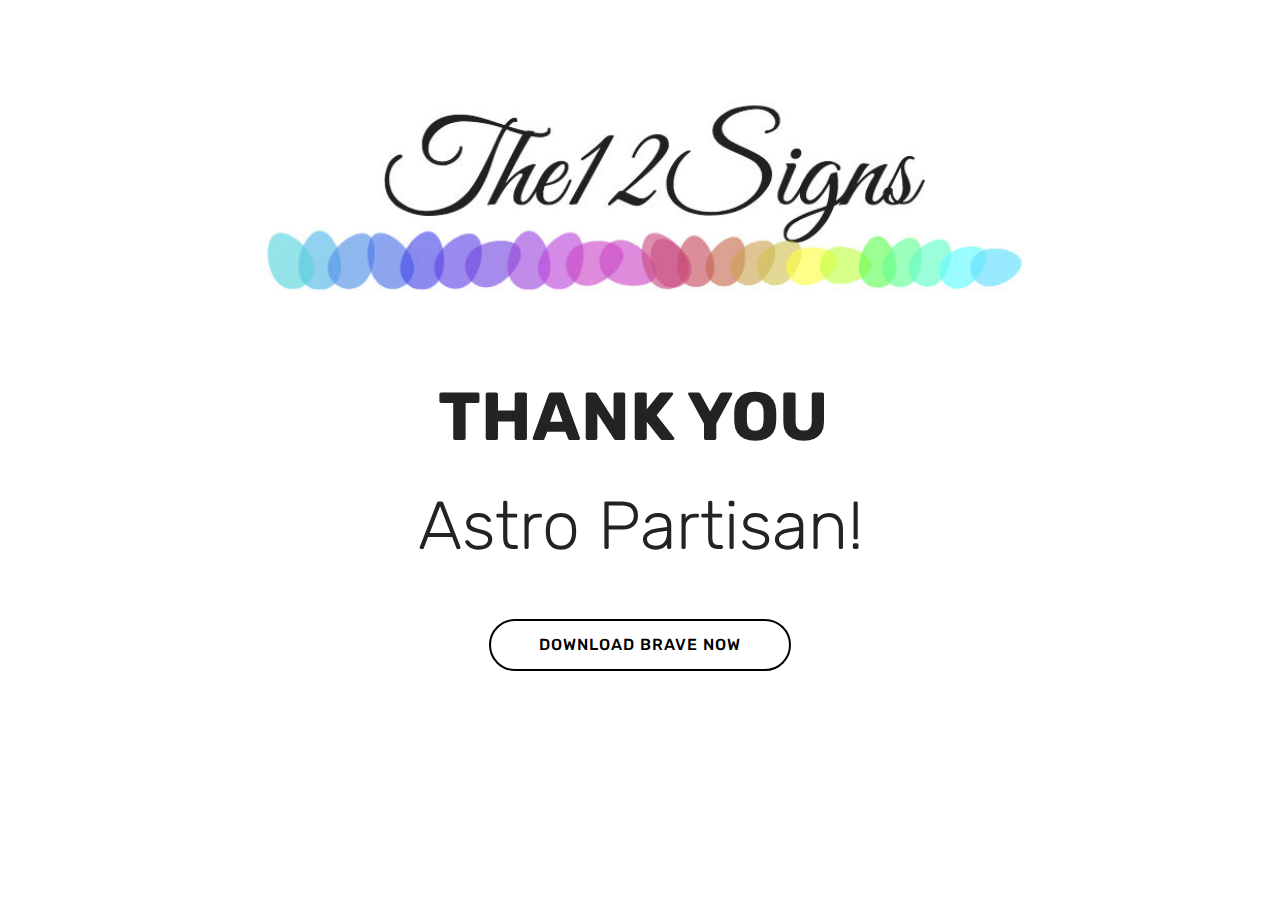
<file: thankyoupage.html>
<!DOCTYPE html>
<html  >
<head>
  <!-- Site made with Mobirise Website Builder v4.9.6, https://mobirise.com -->
  <meta charset="UTF-8">
  <meta http-equiv="X-UA-Compatible" content="IE=edge">
  <meta name="generator" content="Mobirise v4.9.6, mobirise.com">
  <meta name="viewport" content="width=device-width, initial-scale=1, minimum-scale=1">
  <link rel="shortcut icon" href="assets/images/favion-128x128.png" type="image/x-icon">
  <meta name="description" content="Web Page Builder Description">
  
  <title>Thank you! </title>
  <link rel="stylesheet" href="assets/tether/tether.min.css">
  <link rel="stylesheet" href="assets/bootstrap/css/bootstrap.min.css">
  <link rel="stylesheet" href="assets/bootstrap/css/bootstrap-grid.min.css">
  <link rel="stylesheet" href="assets/bootstrap/css/bootstrap-reboot.min.css">
  <link rel="stylesheet" href="assets/theme/css/style.css">
  <link rel="stylesheet" href="assets/mobirise/css/mbr-additional.css" type="text/css">
  
  
  
</head>
<body>

<!-- Google Analytics -->
<!-- Global site tag (gtag.js) - Google Analytics -->
<script async src="https://www.googletagmanager.com/gtag/js?id=UA-136861123-1"></script>
<script>
  window.dataLayer = window.dataLayer || [];
  function gtag(){dataLayer.push(arguments);}
  gtag('js', new Date());

  gtag('config', 'UA-136861123-1');
</script>

<!-- /Google Analytics -->


  <section class="cid-rrv5bqC7bd" id="image3-4k">

    

    <figure class="mbr-figure container">
            <div class="image-block" style="width: 93%;">
                <a href="index.html"><img src="assets/images/the12signs-1000x250.jpg" width="1400" alt="Mobirise" title=""></a>
                
            </div>
    </figure>
</section>

<section class="engine"><a href="https://mobirise.info/h">how to create a web page for free</a></section><section class="header1 cid-rt4KjnP9zR" id="header16-7s">

    

    

    <div class="container">
        <div class="row justify-content-md-center">
            <div class="col-md-10 align-center">
                
                
                <p class="mbr-text pb-3 mbr-fonts-style display-1"><strong>THANK YOU&nbsp;</strong><br>Astro Partisan!</p>
                <div class="mbr-section-btn"><a class="btn btn-md btn-black-outline display-4" href="https://brave.com/ezt263" target="_blank">DOWNLOAD BRAVE NOW</a></div>
            </div>
        </div>
    </div>

</section>


  <script src="assets/web/assets/jquery/jquery.min.js"></script>
  <script src="assets/popper/popper.min.js"></script>
  <script src="assets/tether/tether.min.js"></script>
  <script src="assets/bootstrap/js/bootstrap.min.js"></script>
  <script src="assets/smoothscroll/smooth-scroll.js"></script>
  <script src="assets/theme/js/script.js"></script>
  
  
</body>
</html>
</file>
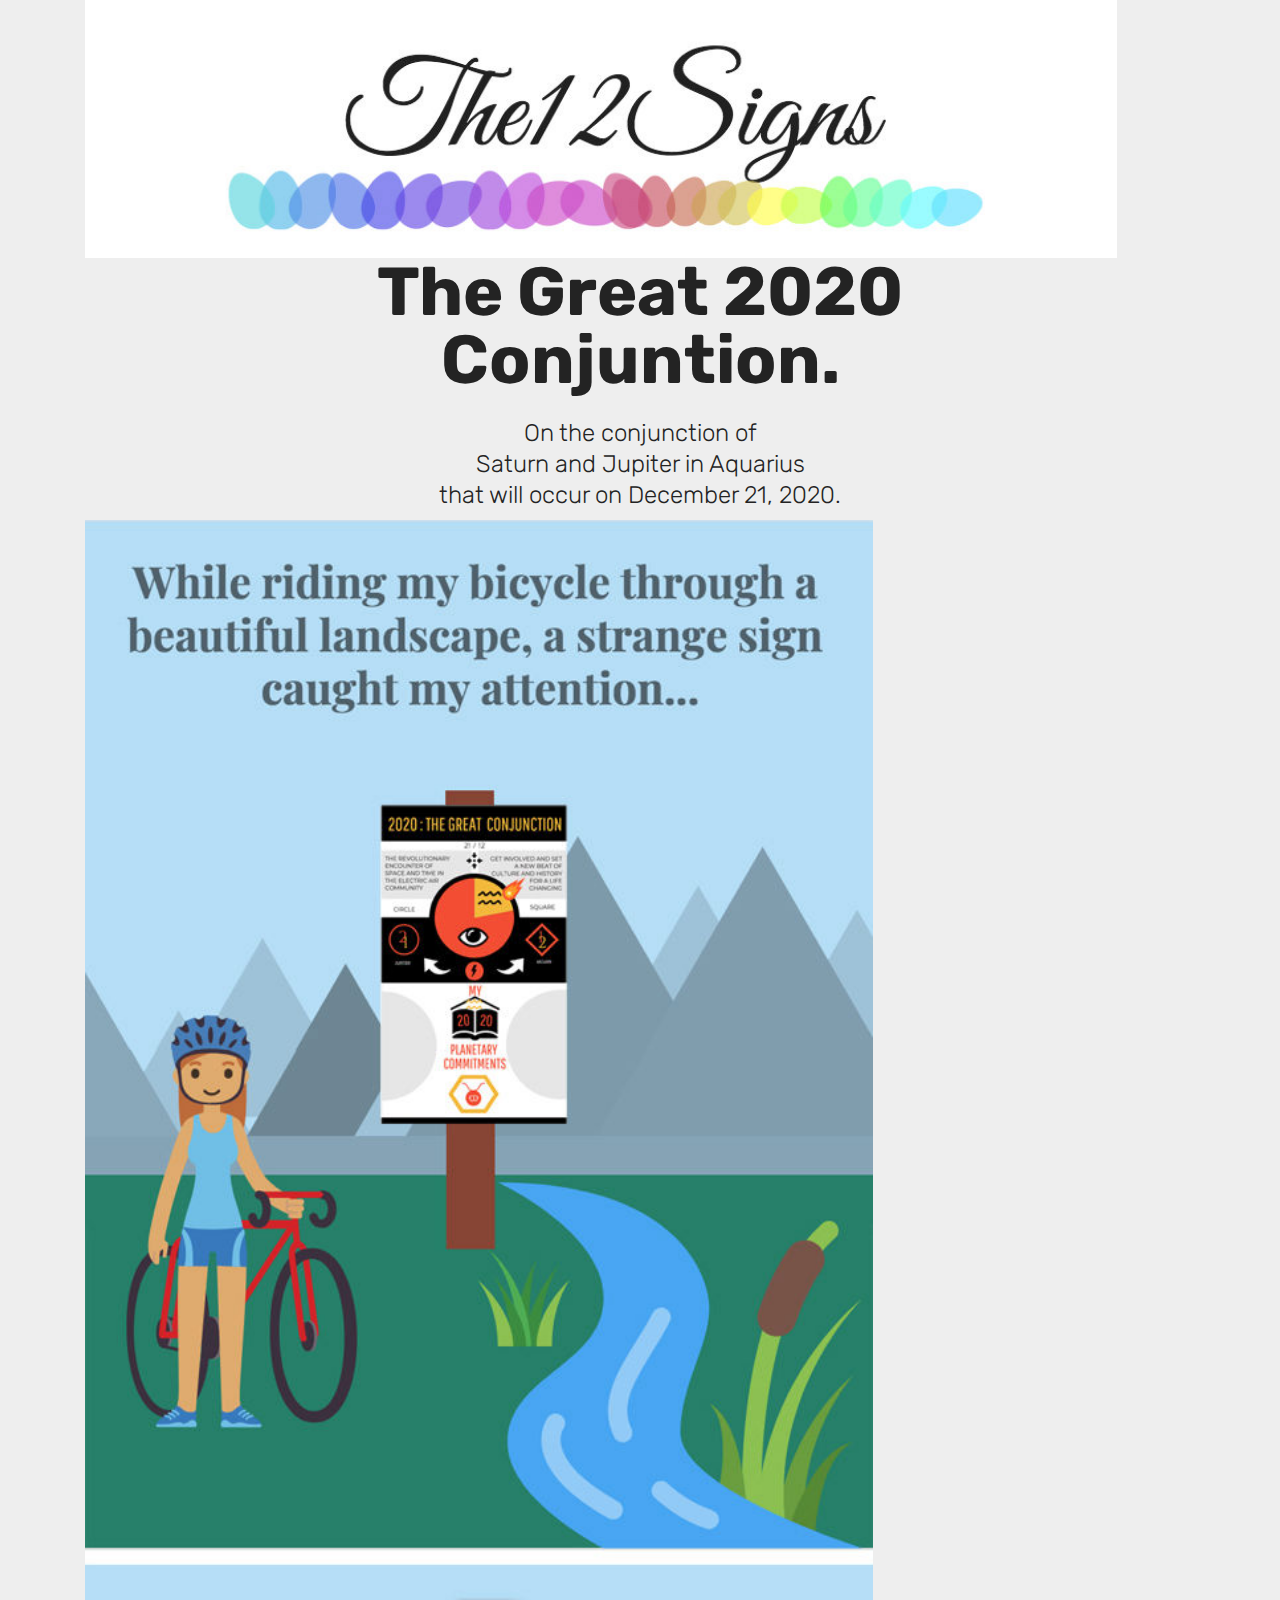
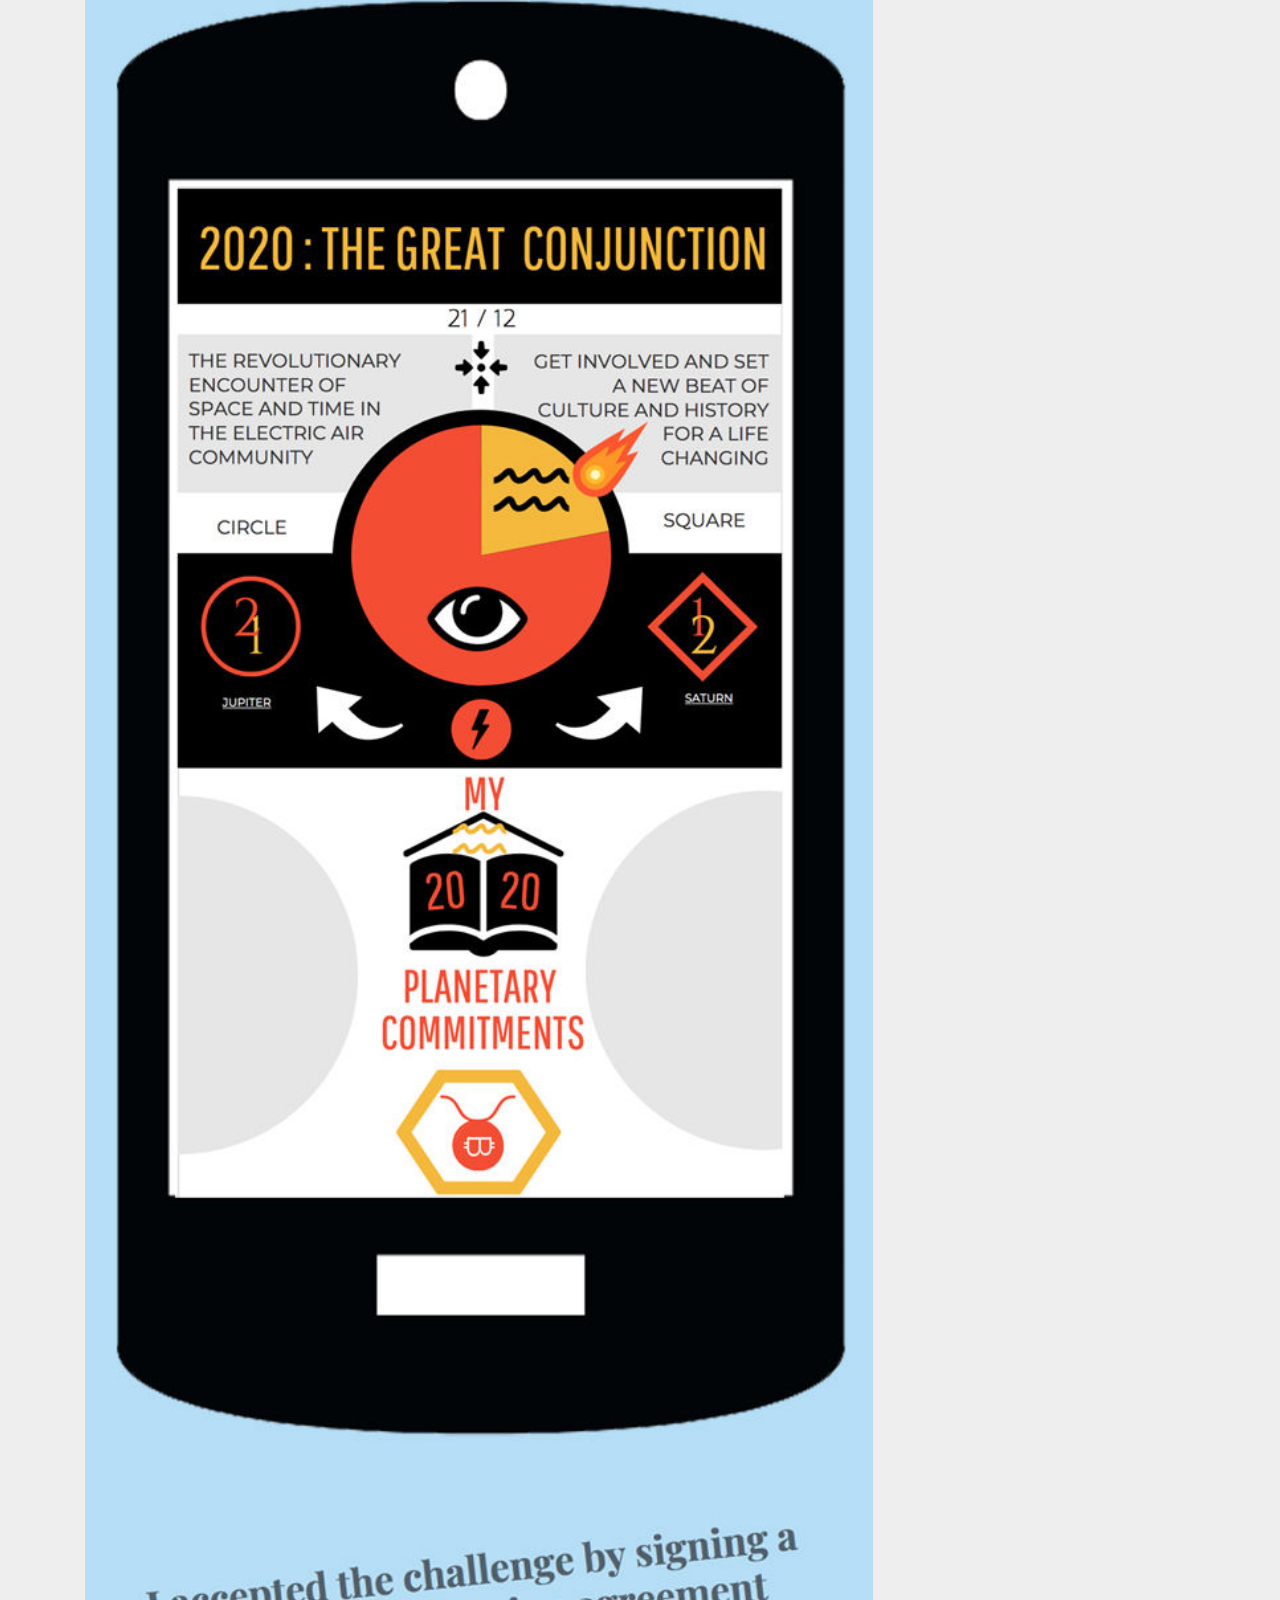
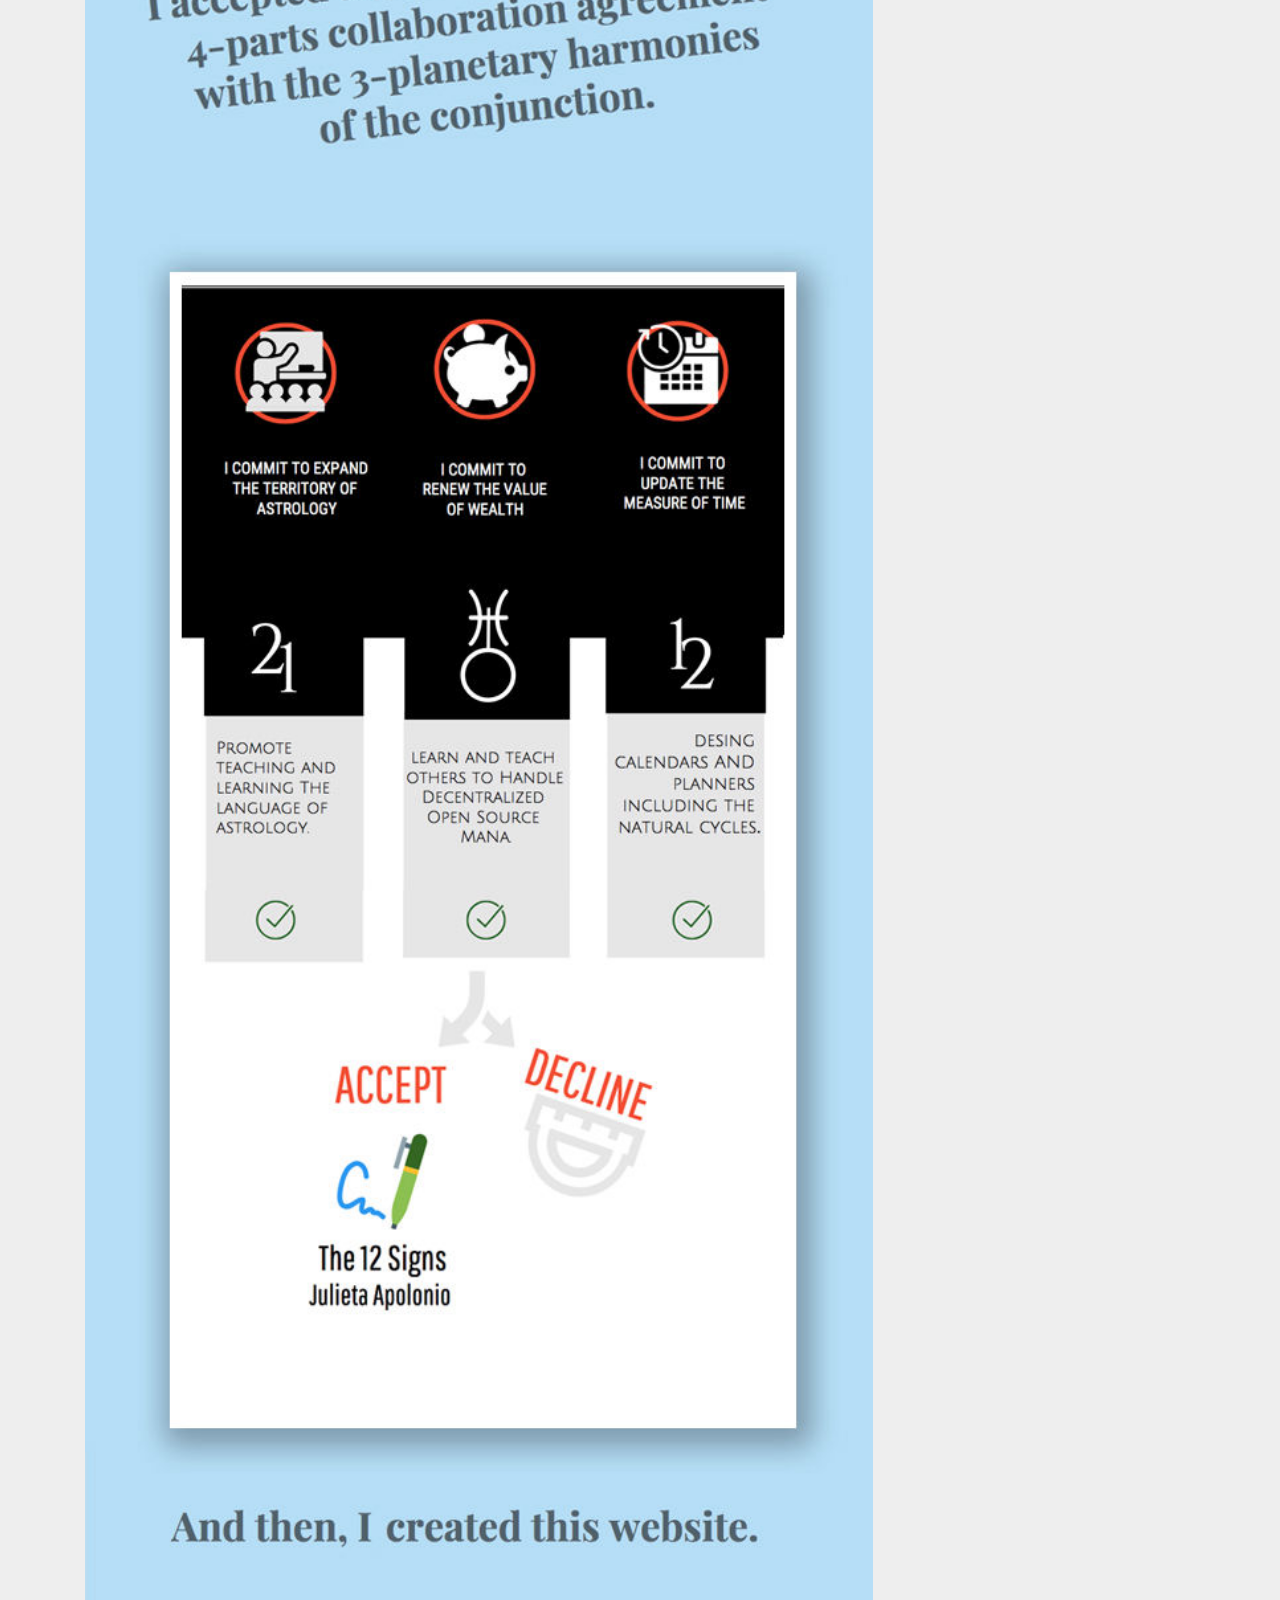
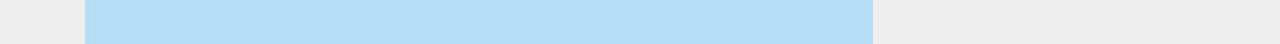
<file: the-great-2020-conjuntion.html>
<!DOCTYPE html>
<html  >
<head>
  <!-- Site made with Mobirise Website Builder v4.9.6, https://mobirise.com -->
  <meta charset="UTF-8">
  <meta http-equiv="X-UA-Compatible" content="IE=edge">
  <meta name="generator" content="Mobirise v4.9.6, mobirise.com">
  <meta name="viewport" content="width=device-width, initial-scale=1, minimum-scale=1">
  <link rel="shortcut icon" href="assets/images/favion-128x128.png" type="image/x-icon">
  <meta name="description" content="The Great 2020 Conjuntion">
  
  <title>THE GREAT 2020 Conjuntion</title>
  <link rel="stylesheet" href="assets/tether/tether.min.css">
  <link rel="stylesheet" href="assets/bootstrap/css/bootstrap.min.css">
  <link rel="stylesheet" href="assets/bootstrap/css/bootstrap-grid.min.css">
  <link rel="stylesheet" href="assets/bootstrap/css/bootstrap-reboot.min.css">
  <link rel="stylesheet" href="assets/theme/css/style.css">
  <link rel="stylesheet" href="assets/mobirise/css/mbr-additional.css" type="text/css">
  
  
  
</head>
<body>

<!-- Google Analytics -->
<!-- Global site tag (gtag.js) - Google Analytics -->
<script async src="https://www.googletagmanager.com/gtag/js?id=UA-136861123-1"></script>
<script>
  window.dataLayer = window.dataLayer || [];
  function gtag(){dataLayer.push(arguments);}
  gtag('js', new Date());

  gtag('config', 'UA-136861123-1');
</script>

<!-- /Google Analytics -->


  <section class="cid-rruPWeDUCC" id="image3-43">

    

    <figure class="mbr-figure container">
            <div class="image-block" style="width: 93%;">
                <a href="index.html"><img src="assets/images/the12signs-1000x250.jpg" width="1400" alt="Mobirise" title=""></a>
                
            </div>
    </figure>
</section>

<section class="engine"><a href="https://mobirise.info">Mobirise</a></section><section class="mbr-section content4 cid-rrhth8v3NH" id="content4-3a">

    

    <div class="container">
        <div class="media-container-row">
            <div class="title col-12 col-md-8">
                <h2 class="align-center pb-3 mbr-fonts-style display-1"><strong>
                    The Great 2020 Conjuntion.</strong></h2>
                <h3 class="mbr-section-subtitle align-center mbr-light mbr-fonts-style display-5">On the conjunction of <br>Saturn and Jupiter in Aquarius <br>that will occur on December 21, 2020.</h3>
                
            </div>
        </div>
    </div>
</section>

<section class="cid-ro5zVSitkN" id="image2-1c">

    

    <figure class="mbr-figure container">
        <div class="image-block" style="width: 71%;">
            <img src="assets/images/whileriding-1-595x3265.jpg" alt="Mobirise" title="">
            
        </div>
    </figure>
</section>


  <script src="assets/web/assets/jquery/jquery.min.js"></script>
  <script src="assets/popper/popper.min.js"></script>
  <script src="assets/tether/tether.min.js"></script>
  <script src="assets/bootstrap/js/bootstrap.min.js"></script>
  <script src="assets/smoothscroll/smooth-scroll.js"></script>
  <script src="assets/theme/js/script.js"></script>
  
  
</body>
</html>
</file>
<file: assets/web/assets/mobirise-icons/mobirise-icons.css>
@font-face {
  font-family: 'MobiriseIcons';
  src:  url('mobirise-icons.eot?spat4u');
  src:  url('mobirise-icons.eot?spat4u#iefix') format('embedded-opentype'),
    url('mobirise-icons.ttf?spat4u') format('truetype'),
    url('mobirise-icons.woff?spat4u') format('woff'),
    url('mobirise-icons.svg?spat4u#MobiriseIcons') format('svg');
  font-weight: normal;
  font-style: normal;
}

[class^="mbri-"], [class*=" mbri-"] {
  /* use !important to prevent issues with browser extensions that change fonts */
  font-family: MobiriseIcons !important;
  speak: none;
  font-style: normal;
  font-weight: normal;
  font-variant: normal;
  text-transform: none;
  line-height: 1;

  /* Better Font Rendering =========== */
  -webkit-font-smoothing: antialiased;
  -moz-osx-font-smoothing: grayscale;
}

.mbri-add-submenu:before {
  content: "\e900";
}
.mbri-alert:before {
  content: "\e901";
}
.mbri-align-center:before {
  content: "\e902";
}
.mbri-align-justify:before {
  content: "\e903";
}
.mbri-align-left:before {
  content: "\e904";
}
.mbri-align-right:before {
  content: "\e905";
}
.mbri-android:before {
  content: "\e906";
}
.mbri-apple:before {
  content: "\e907";
}
.mbri-arrow-down:before {
  content: "\e908";
}
.mbri-arrow-next:before {
  content: "\e909";
}
.mbri-arrow-prev:before {
  content: "\e90a";
}
.mbri-arrow-up:before {
  content: "\e90b";
}
.mbri-bold:before {
  content: "\e90c";
}
.mbri-bookmark:before {
  content: "\e90d";
}
.mbri-bootstrap:before {
  content: "\e90e";
}
.mbri-briefcase:before {
  content: "\e90f";
}
.mbri-browse:before {
  content: "\e910";
}
.mbri-bulleted-list:before {
  content: "\e911";
}
.mbri-calendar:before {
  content: "\e912";
}
.mbri-camera:before {
  content: "\e913";
}
.mbri-cart-add:before {
  content: "\e914";
}
.mbri-cart-full:before {
  content: "\e915";
}
.mbri-cash:before {
  content: "\e916";
}
.mbri-change-style:before {
  content: "\e917";
}
.mbri-chat:before {
  content: "\e918";
}
.mbri-clock:before {
  content: "\e919";
}
.mbri-close:before {
  content: "\e91a";
}
.mbri-cloud:before {
  content: "\e91b";
}
.mbri-code:before {
  content: "\e91c";
}
.mbri-contact-form:before {
  content: "\e91d";
}
.mbri-credit-card:before {
  content: "\e91e";
}
.mbri-cursor-click:before {
  content: "\e91f";
}
.mbri-cust-feedback:before {
  content: "\e920";
}
.mbri-database:before {
  content: "\e921";
}
.mbri-delivery:before {
  content: "\e922";
}
.mbri-desktop:before {
  content: "\e923";
}
.mbri-devices:before {
  content: "\e924";
}
.mbri-down:before {
  content: "\e925";
}
.mbri-download:before {
  content: "\e989";
}
.mbri-drag-n-drop:before {
  content: "\e927";
}
.mbri-drag-n-drop2:before {
  content: "\e928";
}
.mbri-edit:before {
  content: "\e929";
}
.mbri-edit2:before {
  content: "\e92a";
}
.mbri-error:before {
  content: "\e92b";
}
.mbri-extension:before {
  content: "\e92c";
}
.mbri-features:before {
  content: "\e92d";
}
.mbri-file:before {
  content: "\e92e";
}
.mbri-flag:before {
  content: "\e92f";
}
.mbri-folder:before {
  content: "\e930";
}
.mbri-gift:before {
  content: "\e931";
}
.mbri-github:before {
  content: "\e932";
}
.mbri-globe:before {
  content: "\e933";
}
.mbri-globe-2:before {
  content: "\e934";
}
.mbri-growing-chart:before {
  content: "\e935";
}
.mbri-hearth:before {
  content: "\e936";
}
.mbri-help:before {
  content: "\e937";
}
.mbri-home:before {
  content: "\e938";
}
.mbri-hot-cup:before {
  content: "\e939";
}
.mbri-idea:before {
  content: "\e93a";
}
.mbri-image-gallery:before {
  content: "\e93b";
}
.mbri-image-slider:before {
  content: "\e93c";
}
.mbri-info:before {
  content: "\e93d";
}
.mbri-italic:before {
  content: "\e93e";
}
.mbri-key:before {
  content: "\e93f";
}
.mbri-laptop:before {
  content: "\e940";
}
.mbri-layers:before {
  content: "\e941";
}
.mbri-left-right:before {
  content: "\e942";
}
.mbri-left:before {
  content: "\e943";
}
.mbri-letter:before {
  content: "\e944";
}
.mbri-like:before {
  content: "\e945";
}
.mbri-link:before {
  content: "\e946";
}
.mbri-lock:before {
  content: "\e947";
}
.mbri-login:before {
  content: "\e948";
}
.mbri-logout:before {
  content: "\e949";
}
.mbri-magic-stick:before {
  content: "\e94a";
}
.mbri-map-pin:before {
  content: "\e94b";
}
.mbri-menu:before {
  content: "\e94c";
}
.mbri-mobile:before {
  content: "\e94d";
}
.mbri-mobile2:before {
  content: "\e94e";
}
.mbri-mobirise:before {
  content: "\e94f";
}
.mbri-more-horizontal:before {
  content: "\e950";
}
.mbri-more-vertical:before {
  content: "\e951";
}
.mbri-music:before {
  content: "\e952";
}
.mbri-new-file:before {
  content: "\e953";
}
.mbri-numbered-list:before {
  content: "\e954";
}
.mbri-opened-folder:before {
  content: "\e955";
}
.mbri-pages:before {
  content: "\e956";
}
.mbri-paper-plane:before {
  content: "\e957";
}
.mbri-paperclip:before {
  content: "\e958";
}
.mbri-photo:before {
  content: "\e959";
}
.mbri-photos:before {
  content: "\e95a";
}
.mbri-pin:before {
  content: "\e95b";
}
.mbri-play:before {
  content: "\e95c";
}
.mbri-plus:before {
  content: "\e95d";
}
.mbri-preview:before {
  content: "\e95e";
}
.mbri-print:before {
  content: "\e95f";
}
.mbri-protect:before {
  content: "\e960";
}
.mbri-question:before {
  content: "\e961";
}
.mbri-quote-left:before {
  content: "\e962";
}
.mbri-quote-right:before {
  content: "\e963";
}
.mbri-refresh:before {
  content: "\e964";
}
.mbri-responsive:before {
  content: "\e965";
}
.mbri-right:before {
  content: "\e966";
}
.mbri-rocket:before {
  content: "\e967";
}
.mbri-sad-face:before {
  content: "\e968";
}
.mbri-sale:before {
  content: "\e969";
}
.mbri-save:before {
  content: "\e96a";
}
.mbri-search:before {
  content: "\e96b";
}
.mbri-setting:before {
  content: "\e96c";
}
.mbri-setting2:before {
  content: "\e96d";
}
.mbri-setting3:before {
  content: "\e96e";
}
.mbri-share:before {
  content: "\e96f";
}
.mbri-shopping-bag:before {
  content: "\e970";
}
.mbri-shopping-basket:before {
  content: "\e971";
}
.mbri-shopping-cart:before {
  content: "\e972";
}
.mbri-sites:before {
  content: "\e973";
}
.mbri-smile-face:before {
  content: "\e974";
}
.mbri-speed:before {
  content: "\e975";
}
.mbri-star:before {
  content: "\e976";
}
.mbri-success:before {
  content: "\e977";
}
.mbri-sun:before {
  content: "\e978";
}
.mbri-sun2:before {
  content: "\e979";
}
.mbri-tablet:before {
  content: "\e97a";
}
.mbri-tablet-vertical:before {
  content: "\e97b";
}
.mbri-target:before {
  content: "\e97c";
}
.mbri-timer:before {
  content: "\e97d";
}
.mbri-to-ftp:before {
  content: "\e97e";
}
.mbri-to-local-drive:before {
  content: "\e97f";
}
.mbri-touch-swipe:before {
  content: "\e980";
}
.mbri-touch:before {
  content: "\e981";
}
.mbri-trash:before {
  content: "\e982";
}
.mbri-underline:before {
  content: "\e983";
}
.mbri-unlink:before {
  content: "\e984";
}
.mbri-unlock:before {
  content: "\e985";
}
.mbri-up-down:before {
  content: "\e986";
}
.mbri-up:before {
  content: "\e987";
}
.mbri-update:before {
  content: "\e988";
}
.mbri-upload:before {
 content: "\e926"; 
}
.mbri-user:before {
  content: "\e98a";
}
.mbri-user2:before {
  content: "\e98b";
}
.mbri-users:before {
  content: "\e98c";
}
.mbri-video:before {
  content: "\e98d";
}
.mbri-video-play:before {
  content: "\e98e";
}
.mbri-watch:before {
  content: "\e98f";
}
.mbri-website-theme:before {
  content: "\e990";
}
.mbri-wifi:before {
  content: "\e991";
}
.mbri-windows:before {
  content: "\e992";
}
.mbri-zoom-out:before {
  content: "\e993";
}
.mbri-redo:before {
  content: "\e994";
}
.mbri-undo:before {
  content: "\e995";
}
</file>
<file: assets/web/assets/mobirise-icons-bold/mobirise-icons-bold.css>
@font-face {
  font-family: 'mobirise-icons-bold';
  src:  url('mobirise-icons-bold.eot?m1l4yr');
  src:  url('mobirise-icons-bold.eot?m1l4yr#iefix') format('embedded-opentype'),
    url('mobirise-icons-bold.ttf?m1l4yr') format('truetype'),
    url('mobirise-icons-bold.woff?m1l4yr') format('woff'),
    url('mobirise-icons-bold.svg?m1l4yr#mobirise-icons-bold') format('svg');
  font-weight: normal;
  font-style: normal;
}

[class^="mbrib-"], [class*="mbrib-"] {
  /* use !important to prevent issues with browser extensions that change fonts */
  font-family: 'mobirise-icons-bold' !important;
  speak: none;
  font-style: normal;
  font-weight: normal;
  font-variant: normal;
  text-transform: none;
  line-height: 1;

  /* Better Font Rendering =========== */
  -webkit-font-smoothing: antialiased;
  -moz-osx-font-smoothing: grayscale;
}

.mbrib-add-submenu:before {
  content: "\e900";
}
.mbrib-alert:before {
  content: "\e901";
}
.mbrib-align-center:before {
  content: "\e902";
}
.mbrib-align-justify:before {
  content: "\e903";
}
.mbrib-align-left:before {
  content: "\e904";
}
.mbrib-align-right:before {
  content: "\e905";
}
.mbrib-android:before {
  content: "\e906";
}
.mbrib-apple:before {
  content: "\e907";
}
.mbrib-arrow-down:before {
  content: "\e908";
}
.mbrib-arrow-next:before {
  content: "\e909";
}
.mbrib-arrow-prev:before {
  content: "\e90a";
}
.mbrib-arrow-up:before {
  content: "\e90b";
}
.mbrib-bold:before {
  content: "\e90c";
}
.mbrib-bookmark:before {
  content: "\e90d";
}
.mbrib-bootstrap:before {
  content: "\e90e";
}
.mbrib-briefcase:before {
  content: "\e90f";
}
.mbrib-browse:before {
  content: "\e910";
}
.mbrib-bulleted-list:before {
  content: "\e911";
}
.mbrib-calendar:before {
  content: "\e912";
}
.mbrib-camera:before {
  content: "\e913";
}
.mbrib-cart-add:before {
  content: "\e914";
}
.mbrib-cart-full:before {
  content: "\e915";
}
.mbrib-cash:before {
  content: "\e916";
}
.mbrib-change-style:before {
  content: "\e917";
}
.mbrib-chat:before {
  content: "\e918";
}
.mbrib-clock:before {
  content: "\e919";
}
.mbrib-close:before {
  content: "\e91a";
}
.mbrib-cloud:before {
  content: "\e91b";
}
.mbrib-code:before {
  content: "\e91c";
}
.mbrib-contact-form:before {
  content: "\e91d";
}
.mbrib-credit-card:before {
  content: "\e91e";
}
.mbrib-cursor-click:before {
  content: "\e91f";
}
.mbrib-cust-feedback:before {
  content: "\e920";
}
.mbrib-database:before {
  content: "\e921";
}
.mbrib-delivery:before {
  content: "\e922";
}
.mbrib-desktop:before {
  content: "\e923";
}
.mbrib-devices:before {
  content: "\e924";
}
.mbrib-down:before {
  content: "\e925";
}
.mbrib-download:before {
  content: "\e926";
}
.mbrib-drag-n-drop:before {
  content: "\e927";
}
.mbrib-drag-n-drop2:before {
  content: "\e928";
}
.mbrib-edit:before {
  content: "\e929";
}
.mbrib-edit2:before {
  content: "\e92a";
}
.mbrib-error:before {
  content: "\e92b";
}
.mbrib-extension:before {
  content: "\e92c";
}
.mbrib-features:before {
  content: "\e92d";
}
.mbrib-file:before {
  content: "\e92e";
}
.mbrib-flag:before {
  content: "\e92f";
}
.mbrib-folder:before {
  content: "\e930";
}
.mbrib-gift:before {
  content: "\e931";
}
.mbrib-github:before {
  content: "\e932";
}
.mbrib-globe-2:before {
  content: "\e933";
}
.mbrib-globe:before {
  content: "\e934";
}
.mbrib-growing-chart:before {
  content: "\e935";
}
.mbrib-hearth:before {
  content: "\e936";
}
.mbrib-help:before {
  content: "\e937";
}
.mbrib-home:before {
  content: "\e938";
}
.mbrib-hot-cup:before {
  content: "\e939";
}
.mbrib-idea:before {
  content: "\e93a";
}
.mbrib-image-gallery:before {
  content: "\e93b";
}
.mbrib-image-slider:before {
  content: "\e93c";
}
.mbrib-info:before {
  content: "\e93d";
}
.mbrib-italic:before {
  content: "\e93e";
}
.mbrib-key:before {
  content: "\e93f";
}
.mbrib-laptop:before {
  content: "\e940";
}
.mbrib-layers:before {
  content: "\e941";
}
.mbrib-left-right:before {
  content: "\e942";
}
.mbrib-left:before {
  content: "\e943";
}
.mbrib-letter:before {
  content: "\e944";
}
.mbrib-like:before {
  content: "\e945";
}
.mbrib-link:before {
  content: "\e946";
}
.mbrib-lock:before {
  content: "\e947";
}
.mbrib-login:before {
  content: "\e948";
}
.mbrib-logout:before {
  content: "\e949";
}
.mbrib-magic-stick:before {
  content: "\e94a";
}
.mbrib-map-pin:before {
  content: "\e94b";
}
.mbrib-menu:before {
  content: "\e94c";
}
.mbrib-mobile:before {
  content: "\e94d";
}
.mbrib-mobile2:before {
  content: "\e94e";
}
.mbrib-mobirise:before {
  content: "\e94f";
}
.mbrib-more-horizontal:before {
  content: "\e950";
}
.mbrib-more-vertical:before {
  content: "\e951";
}
.mbrib-music:before {
  content: "\e952";
}
.mbrib-new-file:before {
  content: "\e953";
}
.mbrib-numbered-list:before {
  content: "\e954";
}
.mbrib-opened-folder:before {
  content: "\e955";
}
.mbrib-pages:before {
  content: "\e956";
}
.mbrib-paper-plane:before {
  content: "\e957";
}
.mbrib-paperclip:before {
  content: "\e958";
}
.mbrib-photo:before {
  content: "\e959";
}
.mbrib-photos:before {
  content: "\e95a";
}
.mbrib-pin:before {
  content: "\e95b";
}
.mbrib-play:before {
  content: "\e95c";
}
.mbrib-plus:before {
  content: "\e95d";
}
.mbrib-preview:before {
  content: "\e95e";
}
.mbrib-print:before {
  content: "\e95f";
}
.mbrib-protect:before {
  content: "\e960";
}
.mbrib-question:before {
  content: "\e961";
}
.mbrib-quote-left:before {
  content: "\e962";
}
.mbrib-quote-right:before {
  content: "\e963";
}
.mbrib-redo:before {
  content: "\e964";
}
.mbrib-refresh:before {
  content: "\e965";
}
.mbrib-responsive:before {
  content: "\e966";
}
.mbrib-right:before {
  content: "\e967";
}
.mbrib-rocket:before {
  content: "\e968";
}
.mbrib-sad-face:before {
  content: "\e969";
}
.mbrib-sale:before {
  content: "\e96a";
}
.mbrib-save:before {
  content: "\e96b";
}
.mbrib-search:before {
  content: "\e96c";
}
.mbrib-setting:before {
  content: "\e96d";
}
.mbrib-setting2:before {
  content: "\e96e";
}
.mbrib-setting3:before {
  content: "\e96f";
}
.mbrib-share:before {
  content: "\e970";
}
.mbrib-shopping-bag:before {
  content: "\e971";
}
.mbrib-shopping-basket:before {
  content: "\e972";
}
.mbrib-shopping-cart:before {
  content: "\e973";
}
.mbrib-sites:before {
  content: "\e974";
}
.mbrib-smile-face:before {
  content: "\e975";
}
.mbrib-speed:before {
  content: "\e976";
}
.mbrib-star:before {
  content: "\e977";
}
.mbrib-success:before {
  content: "\e978";
}
.mbrib-sun:before {
  content: "\e979";
}
.mbrib-sun2:before {
  content: "\e97a";
}
.mbrib-tablet-vertical:before {
  content: "\e97b";
}
.mbrib-tablet:before {
  content: "\e97c";
}
.mbrib-target:before {
  content: "\e97d";
}
.mbrib-timer:before {
  content: "\e97e";
}
.mbrib-to-ftp:before {
  content: "\e97f";
}
.mbrib-to-local-drive:before {
  content: "\e980";
}
.mbrib-touch-swipe:before {
  content: "\e981";
}
.mbrib-touch:before {
  content: "\e982";
}
.mbrib-trash:before {
  content: "\e983";
}
.mbrib-underline:before {
  content: "\e984";
}
.mbrib-undo:before {
  content: "\e985";
}
.mbrib-unlink:before {
  content: "\e986";
}
.mbrib-unlock:before {
  content: "\e987";
}
.mbrib-up-down:before {
  content: "\e988";
}
.mbrib-up:before {
  content: "\e989";
}
.mbrib-update:before {
  content: "\e98a";
}
.mbrib-upload:before {
  content: "\e98b";
}
.mbrib-user:before {
  content: "\e98c";
}
.mbrib-user2:before {
  content: "\e98d";
}
.mbrib-users:before {
  content: "\e98e";
}
.mbrib-video-play:before {
  content: "\e98f";
}
.mbrib-video:before {
  content: "\e990";
}
.mbrib-watch:before {
  content: "\e991";
}
.mbrib-website-theme:before {
  content: "\e992";
}
.mbrib-wifi:before {
  content: "\e993";
}
.mbrib-windows:before {
  content: "\e994";
}
.mbrib-zoom-out:before {
  content: "\e995";
}
</file>
<file: assets/web/assets/mobirise-icons2/mobirise2.css>
@font-face {
  font-family: 'Moririse2';
  src:  url('mobirise2.eot?f2bix4');
  src:  url('mobirise2.eot?f2bix4#iefix') format('embedded-opentype'),
    url('mobirise2.ttf?f2bix4') format('truetype'),
    url('mobirise2.woff?f2bix4') format('woff'),
    url('mobirise2.svg?f2bix4#mobirise2') format('svg');
  font-weight: normal;
  font-style: normal;
}

[class^="mobi-"], [class*=" mobi-"] {
  /* use !important to prevent issues with browser extensions that change fonts */
  font-family: 'Moririse2' !important;
  speak: none;
  font-style: normal;
  font-weight: normal;
  font-variant: normal;
  text-transform: none;
  line-height: 1;

  /* Better Font Rendering =========== */
  -webkit-font-smoothing: antialiased;
  -moz-osx-font-smoothing: grayscale;
}

.mobi-mbri-add-submenu:before {
  content: "\e900";
}
.mobi-mbri-alert:before {
  content: "\e901";
}
.mobi-mbri-align-center:before {
  content: "\e902";
}
.mobi-mbri-align-justify:before {
  content: "\e903";
}
.mobi-mbri-align-left:before {
  content: "\e904";
}
.mobi-mbri-align-right:before {
  content: "\e905";
}
.mobi-mbri-android:before {
  content: "\e906";
}
.mobi-mbri-apple:before {
  content: "\e907";
}
.mobi-mbri-arrow-down:before {
  content: "\e908";
}
.mobi-mbri-arrow-next:before {
  content: "\e909";
}
.mobi-mbri-arrow-prev:before {
  content: "\e90a";
}
.mobi-mbri-arrow-up:before {
  content: "\e90b";
}
.mobi-mbri-bold:before {
  content: "\e90c";
}
.mobi-mbri-bookmark:before {
  content: "\e90d";
}
.mobi-mbri-bootstrap:before {
  content: "\e90e";
}
.mobi-mbri-briefcase:before {
  content: "\e90f";
}
.mobi-mbri-browse:before {
  content: "\e910";
}
.mobi-mbri-bulleted-list:before {
  content: "\e911";
}
.mobi-mbri-calendar:before {
  content: "\e912";
}
.mobi-mbri-camera:before {
  content: "\e913";
}
.mobi-mbri-cart-add:before {
  content: "\e914";
}
.mobi-mbri-cart-full:before {
  content: "\e915";
}
.mobi-mbri-cash:before {
  content: "\e916";
}
.mobi-mbri-change-style:before {
  content: "\e917";
}
.mobi-mbri-chat:before {
  content: "\e918";
}
.mobi-mbri-clock:before {
  content: "\e919";
}
.mobi-mbri-close:before {
  content: "\e91a";
}
.mobi-mbri-cloud:before {
  content: "\e91b";
}
.mobi-mbri-code:before {
  content: "\e91c";
}
.mobi-mbri-contact-form:before {
  content: "\e91d";
}
.mobi-mbri-credit-card:before {
  content: "\e91e";
}
.mobi-mbri-cursor-click:before {
  content: "\e91f";
}
.mobi-mbri-cust-feedback:before {
  content: "\e920";
}
.mobi-mbri-database:before {
  content: "\e921";
}
.mobi-mbri-delivery:before {
  content: "\e922";
}
.mobi-mbri-desktop:before {
  content: "\e923";
}
.mobi-mbri-devices:before {
  content: "\e924";
}
.mobi-mbri-down:before {
  content: "\e925";
}
.mobi-mbri-download-2:before {
  content: "\e926";
}
.mobi-mbri-download:before {
  content: "\e927";
}
.mobi-mbri-drag-n-drop-2:before {
  content: "\e928";
}
.mobi-mbri-drag-n-drop:before {
  content: "\e929";
}
.mobi-mbri-edit-2:before {
  content: "\e92a";
}
.mobi-mbri-edit:before {
  content: "\e92b";
}
.mobi-mbri-error:before {
  content: "\e92c";
}
.mobi-mbri-extension:before {
  content: "\e92d";
}
.mobi-mbri-features:before {
  content: "\e92e";
}
.mobi-mbri-file:before {
  content: "\e92f";
}
.mobi-mbri-flag:before {
  content: "\e930";
}
.mobi-mbri-folder:before {
  content: "\e931";
}
.mobi-mbri-gift:before {
  content: "\e932";
}
.mobi-mbri-github:before {
  content: "\e933";
}
.mobi-mbri-globe-2:before {
  content: "\e934";
}
.mobi-mbri-globe:before {
  content: "\e935";
}
.mobi-mbri-growing-chart:before {
  content: "\e936";
}
.mobi-mbri-hearth:before {
  content: "\e937";
}
.mobi-mbri-help:before {
  content: "\e938";
}
.mobi-mbri-home:before {
  content: "\e939";
}
.mobi-mbri-hot-cup:before {
  content: "\e93a";
}
.mobi-mbri-idea:before {
  content: "\e93b";
}
.mobi-mbri-image-gallery:before {
  content: "\e93c";
}
.mobi-mbri-image-slider:before {
  content: "\e93d";
}
.mobi-mbri-info:before {
  content: "\e93e";
}
.mobi-mbri-italic:before {
  content: "\e93f";
}
.mobi-mbri-key:before {
  content: "\e940";
}
.mobi-mbri-laptop:before {
  content: "\e941";
}
.mobi-mbri-layers:before {
  content: "\e942";
}
.mobi-mbri-left-right:before {
  content: "\e943";
}
.mobi-mbri-left:before {
  content: "\e944";
}
.mobi-mbri-letter:before {
  content: "\e945";
}
.mobi-mbri-like:before {
  content: "\e946";
}
.mobi-mbri-link:before {
  content: "\e947";
}
.mobi-mbri-lock:before {
  content: "\e948";
}
.mobi-mbri-login:before {
  content: "\e949";
}
.mobi-mbri-logout:before {
  content: "\e94a";
}
.mobi-mbri-magic-stick:before {
  content: "\e94b";
}
.mobi-mbri-map-pin:before {
  content: "\e94c";
}
.mobi-mbri-menu:before {
  content: "\e94d";
}
.mobi-mbri-mobile-2:before {
  content: "\e94e";
}
.mobi-mbri-mobile-horizontal:before {
  content: "\e94f";
}
.mobi-mbri-mobile:before {
  content: "\e950";
}
.mobi-mbri-mobirise:before {
  content: "\e951";
}
.mobi-mbri-more-horizontal:before {
  content: "\e952";
}
.mobi-mbri-more-vertical:before {
  content: "\e953";
}
.mobi-mbri-music:before {
  content: "\e954";
}
.mobi-mbri-new-file:before {
  content: "\e955";
}
.mobi-mbri-numbered-list:before {
  content: "\e956";
}
.mobi-mbri-opened-folder:before {
  content: "\e957";
}
.mobi-mbri-pages:before {
  content: "\e958";
}
.mobi-mbri-paper-plane:before {
  content: "\e959";
}
.mobi-mbri-paperclip:before {
  content: "\e95a";
}
.mobi-mbri-phone:before {
  content: "\e95b";
}
.mobi-mbri-photo:before {
  content: "\e95c";
}
.mobi-mbri-photos:before {
  content: "\e95d";
}
.mobi-mbri-pin:before {
  content: "\e95e";
}
.mobi-mbri-play:before {
  content: "\e95f";
}
.mobi-mbri-plus:before {
  content: "\e960";
}
.mobi-mbri-preview:before {
  content: "\e961";
}
.mobi-mbri-print:before {
  content: "\e962";
}
.mobi-mbri-protect:before {
  content: "\e963";
}
.mobi-mbri-question:before {
  content: "\e964";
}
.mobi-mbri-quote-left:before {
  content: "\e965";
}
.mobi-mbri-quote-right:before {
  content: "\e966";
}
.mobi-mbri-redo:before {
  content: "\e967";
}
.mobi-mbri-refresh:before {
  content: "\e968";
}
.mobi-mbri-responsive-2:before {
  content: "\e969";
}
.mobi-mbri-responsive:before {
  content: "\e96a";
}
.mobi-mbri-right:before {
  content: "\e96b";
}
.mobi-mbri-rocket:before {
  content: "\e96c";
}
.mobi-mbri-sad-face:before {
  content: "\e96d";
}
.mobi-mbri-sale:before {
  content: "\e96e";
}
.mobi-mbri-save:before {
  content: "\e96f";
}
.mobi-mbri-search:before {
  content: "\e970";
}
.mobi-mbri-setting-2:before {
  content: "\e971";
}
.mobi-mbri-setting-3:before {
  content: "\e972";
}
.mobi-mbri-setting:before {
  content: "\e973";
}
.mobi-mbri-share:before {
  content: "\e974";
}
.mobi-mbri-shopping-bag:before {
  content: "\e975";
}
.mobi-mbri-shopping-basket:before {
  content: "\e976";
}
.mobi-mbri-shopping-cart:before {
  content: "\e977";
}
.mobi-mbri-sites:before {
  content: "\e978";
}
.mobi-mbri-smile-face:before {
  content: "\e979";
}
.mobi-mbri-speed:before {
  content: "\e97a";
}
.mobi-mbri-star:before {
  content: "\e97b";
}
.mobi-mbri-success:before {
  content: "\e97c";
}
.mobi-mbri-sun:before {
  content: "\e97d";
}
.mobi-mbri-sun2:before {
  content: "\e97e";
}
.mobi-mbri-tablet-vertical:before {
  content: "\e97f";
}
.mobi-mbri-tablet:before {
  content: "\e980";
}
.mobi-mbri-target:before {
  content: "\e981";
}
.mobi-mbri-timer:before {
  content: "\e982";
}
.mobi-mbri-to-ftp:before {
  content: "\e983";
}
.mobi-mbri-to-local-drive:before {
  content: "\e984";
}
.mobi-mbri-touch-swipe:before {
  content: "\e985";
}
.mobi-mbri-touch:before {
  content: "\e986";
}
.mobi-mbri-trash:before {
  content: "\e987";
}
.mobi-mbri-underline:before {
  content: "\e988";
}
.mobi-mbri-undo:before {
  content: "\e989";
}
.mobi-mbri-unlink:before {
  content: "\e98a";
}
.mobi-mbri-unlock:before {
  content: "\e98b";
}
.mobi-mbri-up-down:before {
  content: "\e98c";
}
.mobi-mbri-up:before {
  content: "\e98d";
}
.mobi-mbri-update:before {
  content: "\e98e";
}
.mobi-mbri-upload-2:before {
  content: "\e98f";
}
.mobi-mbri-upload:before {
  content: "\e990";
}
.mobi-mbri-user-2:before {
  content: "\e991";
}
.mobi-mbri-user:before {
  content: "\e992";
}
.mobi-mbri-users:before {
  content: "\e993";
}
.mobi-mbri-video-play:before {
  content: "\e994";
}
.mobi-mbri-video:before {
  content: "\e995";
}
.mobi-mbri-watch:before {
  content: "\e996";
}
.mobi-mbri-website-theme-2:before {
  content: "\e997";
}
.mobi-mbri-website-theme:before {
  content: "\e998";
}
.mobi-mbri-wifi:before {
  content: "\e999";
}
.mobi-mbri-windows:before {
  content: "\e99a";
}
.mobi-mbri-zoom-in:before {
  content: "\e99b";
}
.mobi-mbri-zoom-out:before {
  content: "\e99c";
}
</file>
<file: assets/theme/css/style.css>
/*!
 * Mobirise v4 theme (https://mobirise.com/)
 * Copyright 2017 Mobirise
 */
section {
  background-color: #eeeeee; }

section,
.container,
.container-fluid {
  position: relative;
  word-wrap: break-word; }

a.mbr-iconfont:hover {
  text-decoration: none; }

.article .lead p, .article .lead ul, .article .lead ol, .article .lead pre, .article .lead blockquote {
  margin-bottom: 0; }

a {
  font-style: normal;
  font-weight: 400;
  cursor: pointer; }
  a, a:hover {
    text-decoration: none; }

figure {
  margin-bottom: 0; }

body {
  color: #232323; }

h1, h2, h3, h4, h5, h6,
.h1, .h2, .h3, .h4, .h5, .h6,
.display-1, .display-2, .display-3, .display-4 {
  line-height: 1;
  word-break: break-word;
  word-wrap: break-word; }

b, strong {
  font-weight: bold; }

blockquote {
  padding: 10px 0 10px 20px;
  position: relative;
  border-left: 2px solid;
  border-color: #ff3366; }

input:-webkit-autofill, input:-webkit-autofill:hover, input:-webkit-autofill:focus, input:-webkit-autofill:active {
  transition-delay: 9999s;
  transition-property: background-color, color; }

textarea[type="hidden"] {
  display: none; }

body {
  position: relative; }

section {
  background-position: 50% 50%;
  background-repeat: no-repeat;
  background-size: cover; }
  section .mbr-background-video,
  section .mbr-background-video-preview {
    position: absolute;
    bottom: 0;
    left: 0;
    right: 0;
    top: 0; }

.hidden {
  visibility: hidden; }

.mbr-z-index20 {
  z-index: 20; }

/*! Base colors */
.mbr-white {
  color: #ffffff; }

.mbr-black {
  color: #000000; }

.mbr-bg-white {
  background-color: #ffffff; }

.mbr-bg-black {
  background-color: #000000; }

/*! Text-aligns */
.align-left {
  text-align: left; }

.align-center {
  text-align: center; }

.align-right {
  text-align: right; }

@media (max-width: 767px) {
  .align-left, .align-center, .align-right, .mbr-section-btn, .mbr-section-title {
    text-align: center; } }
/*! Font-weight  */
.mbr-light {
  font-weight: 300; }

.mbr-regular {
  font-weight: 400; }

.mbr-semibold {
  font-weight: 500; }

.mbr-bold {
  font-weight: 700; }

/*! Media  */
.media-size-item {
  -webkit-flex: 1 1 auto;
  -moz-flex: 1 1 auto;
  -ms-flex: 1 1 auto;
  -o-flex: 1 1 auto;
  flex: 1 1 auto; }

.media-content {
  -webkit-flex-basis: 100%;
  flex-basis: 100%; }

.media-container-row {
  display: -ms-flexbox;
  display: -webkit-flex;
  display: flex;
  -webkit-flex-direction: row;
  -ms-flex-direction: row;
  flex-direction: row;
  -webkit-flex-wrap: wrap;
  -ms-flex-wrap: wrap;
  flex-wrap: wrap;
  -webkit-justify-content: center;
  -ms-flex-pack: center;
  justify-content: center;
  -webkit-align-content: center;
  -ms-flex-line-pack: center;
  align-content: center;
  -webkit-align-items: start;
  -ms-flex-align: start;
  align-items: start; }
  .media-container-row .media-size-item {
    width: 400px; }

.media-container-column {
  display: -ms-flexbox;
  display: -webkit-flex;
  display: flex;
  -webkit-flex-direction: column;
  -ms-flex-direction: column;
  flex-direction: column;
  -webkit-flex-wrap: wrap;
  -ms-flex-wrap: wrap;
  flex-wrap: wrap;
  -webkit-justify-content: center;
  -ms-flex-pack: center;
  justify-content: center;
  -webkit-align-content: center;
  -ms-flex-line-pack: center;
  align-content: center;
  -webkit-align-items: stretch;
  -ms-flex-align: stretch;
  align-items: stretch; }
  .media-container-column > * {
    width: 100%; }

@media (min-width: 992px) {
  .media-container-row {
    -webkit-flex-wrap: nowrap;
    -ms-flex-wrap: nowrap;
    flex-wrap: nowrap; } }
figure {
  overflow: hidden; }

figure[mbr-media-size] {
  transition: width 0.1s; }

.mbr-figure img, .mbr-figure iframe {
  display: block;
  width: 100%; }

.card {
  background-color: transparent;
  border: none; }

.card-img {
  text-align: center;
  flex-shrink: 0;
  -webkit-flex-shrink: 0; }

.media {
  max-width: 100%;
  margin: 0 auto; }

.mbr-figure {
  -ms-flex-item-align: center;
  -ms-grid-row-align: center;
  -webkit-align-self: center;
  align-self: center; }

.media-container > div {
  max-width: 100%; }

.mbr-figure img, .card-img img {
  width: 100%; }

@media (max-width: 991px) {
  .media-size-item {
    width: auto !important; }

  .media {
    width: auto; }

  .mbr-figure {
    width: 100% !important; } }
/*! Buttons */
.mbr-section-btn {
  margin-left: -.25rem;
  margin-right: -.25rem;
  font-size: 0; }

nav .mbr-section-btn {
  margin-left: 0rem;
  margin-right: 0rem; }

/*! Btn icon margin */
.btn .mbr-iconfont, .btn.btn-sm .mbr-iconfont {
  cursor: pointer;
  margin-right: 0.5rem; }

.btn.btn-md .mbr-iconfont, .btn.btn-md .mbr-iconfont {
  margin-right: 0.8rem; }

.mbr-regular {
  font-weight: 400; }

.mbr-semibold {
  font-weight: 500; }

.mbr-bold {
  font-weight: 700; }

[type="submit"] {
  -webkit-appearance: none; }

/*! Full-screen */
.mbr-fullscreen .mbr-overlay {
  min-height: 100vh; }

.mbr-fullscreen {
  display: flex;
  display: -webkit-flex;
  display: -moz-flex;
  display: -ms-flex;
  display: -o-flex;
  align-items: center;
  -webkit-align-items: center;
  min-height: 100vh;
  padding-top: 3rem;
  padding-bottom: 3rem; }

/*! Map */
.map {
  height: 25rem;
  position: relative; }
  .map iframe {
    width: 100%;
    height: 100%; }

/* Form */
.form-asterisk {
  font-family: initial;
  position: absolute;
  top: -2px;
  font-weight: normal; }

/*! Scroll to top arrow */
.mbr-arrow-up {
  bottom: 25px;
  right: 90px;
  position: fixed;
  text-align: right;
  z-index: 5000;
  color: #ffffff;
  font-size: 32px;
  transform: rotate(180deg);
  -webkit-transform: rotate(180deg); }

.mbr-arrow-up a {
  background: rgba(0, 0, 0, 0.2);
  border-radius: 3px;
  color: #fff;
  display: inline-block;
  height: 60px;
  width: 60px;
  outline-style: none !important;
  position: relative;
  text-decoration: none;
  transition: all .3s ease-in-out;
  cursor: pointer;
  text-align: center; }
  .mbr-arrow-up a:hover {
    background-color: rgba(0, 0, 0, 0.4); }
  .mbr-arrow-up a i {
    line-height: 60px; }

.mbr-arrow-up-icon {
  display: block;
  color: #fff; }

.mbr-arrow-up-icon::before {
  content: "\203a";
  display: inline-block;
  font-family: serif;
  font-size: 32px;
  line-height: 1;
  font-style: normal;
  position: relative;
  top: 6px;
  left: -4px;
  -webkit-transform: rotate(-90deg);
  transform: rotate(-90deg); }

/*! Arrow Down */
.mbr-arrow {
  position: absolute;
  bottom: 45px;
  left: 50%;
  width: 60px;
  height: 60px;
  cursor: pointer;
  background-color: rgba(80, 80, 80, 0.5);
  border-radius: 50%;
  -webkit-transform: translateX(-50%);
  transform: translateX(-50%); }
  .mbr-arrow > a {
    display: inline-block;
    text-decoration: none;
    outline-style: none;
    -webkit-animation: arrowdown 1.7s ease-in-out infinite;
    animation: arrowdown 1.7s ease-in-out infinite; }
    .mbr-arrow > a > i {
      position: absolute;
      top: -2px;
      left: 15px;
      font-size: 2rem; }

@keyframes arrowdown {
  0% {
    transform: translateY(0px);
    -webkit-transform: translateY(0px); }
  50% {
    transform: translateY(-5px);
    -webkit-transform: translateY(-5px); }
  100% {
    transform: translateY(0px);
    -webkit-transform: translateY(0px); } }
@-webkit-keyframes arrowdown {
  0% {
    transform: translateY(0px);
    -webkit-transform: translateY(0px); }
  50% {
    transform: translateY(-5px);
    -webkit-transform: translateY(-5px); }
  100% {
    transform: translateY(0px);
    -webkit-transform: translateY(0px); } }
@media (max-width: 500px) {
  .mbr-arrow-up {
    left: 50%;
    right: auto;
    transform: translateX(-50%) rotate(180deg);
    -webkit-transform: translateX(-50%) rotate(180deg); } }
/*Gradients animation*/
@keyframes gradient-animation {
  from {
    background-position: 0% 100%;
    animation-timing-function: ease-in-out; }
  to {
    background-position: 100% 0%;
    animation-timing-function: ease-in-out; } }
@-webkit-keyframes gradient-animation {
  from {
    background-position: 0% 100%;
    animation-timing-function: ease-in-out; }
  to {
    background-position: 100% 0%;
    animation-timing-function: ease-in-out; } }
.bg-gradient {
  background-size: 200% 200%;
  animation: gradient-animation 5s infinite alternate;
  -webkit-animation: gradient-animation 5s infinite alternate; }

.menu .navbar-brand {
  display: -webkit-flex; }
  .menu .navbar-brand span {
    display: flex;
    display: -webkit-flex; }
  .menu .navbar-brand .navbar-caption-wrap {
    display: -webkit-flex; }
  .menu .navbar-brand .navbar-logo img {
    display: -webkit-flex; }
@media (min-width: 768px) and (max-width: 991px) {
  .menu .navbar-toggleable-sm .navbar-nav {
    display: -webkit-box;
    display: -webkit-flex;
    display: -ms-flexbox; } }
@media (min-width: 992px) {
  .menu .navbar-nav.nav-dropdown {
    display: -webkit-flex; }
  .menu .navbar-toggleable-sm .navbar-collapse {
    display: -webkit-flex !important; } }
@media (max-width: 767px) {
  .menu .navbar-collapse {
    max-height: 80vh; }
  .menu .dropdown-menu {
    max-height: 60vh; } }

.navbar {
  display: -webkit-flex;
  -webkit-flex-wrap: wrap;
  -webkit-align-items: center;
  -webkit-justify-content: space-between; }

.navbar-collapse {
  -webkit-flex-basis: 100%;
  -webkit-flex-grow: 1;
  -webkit-align-items: center; }

.nav-dropdown .link {
  padding: .667em 1.667em !important;
  margin: 0 !important; }

.nav {
  display: -webkit-flex;
  -webkit-flex-wrap: wrap; }

.row {
  display: -webkit-flex;
  -webkit-flex-wrap: wrap; }

.justify-content-center {
  -webkit-justify-content: center; }

.form-inline {
  display: -webkit-flex;
  -webkit-flex-flow: row wrap;
  -webkit-align-items: center; }

.card-wrapper {
  -webkit-flex: 1; }

.carousel-control {
  z-index: 10;
  display: -webkit-flex;
  -webkit-align-items: center;
  -webkit-justify-content: center; }

.carousel-controls {
  display: -webkit-flex; }

.media {
  display: -webkit-flex; }

.jq-selectbox__select {
  padding: 1.07em .5em;
  position: absolute;
  top: 0;
  left: 0;
  width: 100%; }

.jq-selectbox__dropdown {
  position: absolute;
  top: 100% !important;
  left: 0 !important;
  width: 100% !important; }

.jq-selectbox__trigger-arrow {
  transform: translateY(-50%); }

.jq-selectbox li {
  padding: 1.07em .5em; }

/*# sourceMappingURL=style.css.map */
.engine {
	position: absolute;
	text-indent: -2400px;
	text-align: center;
	padding: 0;
	top: 0;
	left: -2400px;
}
</file>
<file: assets/mobirise/css/mbr-additional.css>
@import url(https://fonts.googleapis.com/css?family=Rubik:300,300i,400,400i,500,500i,700,700i,900,900i);





body {
  font-style: normal;
  line-height: 1.5;
}
.mbr-section-title {
  font-style: normal;
  line-height: 1.2;
}
.mbr-section-subtitle {
  line-height: 1.3;
}
.mbr-text {
  font-style: normal;
  line-height: 1.6;
}
.display-1 {
  font-family: 'Rubik', sans-serif;
  font-size: 4.25rem;
}
.display-1 > .mbr-iconfont {
  font-size: 6.8rem;
}
.display-2 {
  font-family: 'Rubik', sans-serif;
  font-size: 2rem;
}
.display-2 > .mbr-iconfont {
  font-size: 3.2rem;
}
.display-4 {
  font-family: 'Rubik', sans-serif;
  font-size: 1rem;
}
.display-4 > .mbr-iconfont {
  font-size: 1.6rem;
}
.display-5 {
  font-family: 'Rubik', sans-serif;
  font-size: 1.5rem;
}
.display-5 > .mbr-iconfont {
  font-size: 2.4rem;
}
.display-7 {
  font-family: 'Rubik', sans-serif;
  font-size: 1rem;
}
.display-7 > .mbr-iconfont {
  font-size: 1.6rem;
}
/* ---- Fluid typography for mobile devices ---- */
/* 1.4 - font scale ratio ( bootstrap == 1.42857 ) */
/* 100vw - current viewport width */
/* (48 - 20)  48 == 48rem == 768px, 20 == 20rem == 320px(minimal supported viewport) */
/* 0.65 - min scale variable, may vary */
@media (max-width: 768px) {
  .display-1 {
    font-size: 3.4rem;
    font-size: calc( 2.1374999999999997rem + (4.25 - 2.1374999999999997) * ((100vw - 20rem) / (48 - 20)));
    line-height: calc( 1.4 * (2.1374999999999997rem + (4.25 - 2.1374999999999997) * ((100vw - 20rem) / (48 - 20))));
  }
  .display-2 {
    font-size: 1.6rem;
    font-size: calc( 1.35rem + (2 - 1.35) * ((100vw - 20rem) / (48 - 20)));
    line-height: calc( 1.4 * (1.35rem + (2 - 1.35) * ((100vw - 20rem) / (48 - 20))));
  }
  .display-4 {
    font-size: 0.8rem;
    font-size: calc( 1rem + (1 - 1) * ((100vw - 20rem) / (48 - 20)));
    line-height: calc( 1.4 * (1rem + (1 - 1) * ((100vw - 20rem) / (48 - 20))));
  }
  .display-5 {
    font-size: 1.2rem;
    font-size: calc( 1.175rem + (1.5 - 1.175) * ((100vw - 20rem) / (48 - 20)));
    line-height: calc( 1.4 * (1.175rem + (1.5 - 1.175) * ((100vw - 20rem) / (48 - 20))));
  }
}
/* Buttons */
.btn {
  font-weight: 500;
  border-width: 2px;
  font-style: normal;
  letter-spacing: 1px;
  margin: .4rem .8rem;
  white-space: normal;
  -webkit-transition: all 0.3s ease-in-out;
  -moz-transition: all 0.3s ease-in-out;
  transition: all 0.3s ease-in-out;
  display: inline-flex;
  align-items: center;
  justify-content: center;
  word-break: break-word;
  -webkit-align-items: center;
  -webkit-justify-content: center;
  display: -webkit-inline-flex;
  padding: 1rem 3rem;
  border-radius: 3px;
}
.btn-sm {
  font-weight: 500;
  letter-spacing: 1px;
  -webkit-transition: all 0.3s ease-in-out;
  -moz-transition: all 0.3s ease-in-out;
  transition: all 0.3s ease-in-out;
  padding: 0.6rem 1.5rem;
  border-radius: 3px;
}
.btn-md {
  font-weight: 500;
  letter-spacing: 1px;
  margin: .4rem .8rem !important;
  -webkit-transition: all 0.3s ease-in-out;
  -moz-transition: all 0.3s ease-in-out;
  transition: all 0.3s ease-in-out;
  padding: 1rem 3rem;
  border-radius: 3px;
}
.btn-lg {
  font-weight: 500;
  letter-spacing: 1px;
  margin: .4rem .8rem !important;
  -webkit-transition: all 0.3s ease-in-out;
  -moz-transition: all 0.3s ease-in-out;
  transition: all 0.3s ease-in-out;
  padding: 1.2rem 3.2rem;
  border-radius: 3px;
}
.bg-primary {
  background-color: #149dcc !important;
}
.bg-success {
  background-color: #787324 !important;
}
.bg-info {
  background-color: #82786e !important;
}
.bg-warning {
  background-color: #879a9f !important;
}
.bg-danger {
  background-color: #b1a374 !important;
}
.btn-primary,
.btn-primary:active {
  background-color: #149dcc !important;
  border-color: #149dcc !important;
  color: #ffffff !important;
}
.btn-primary:hover,
.btn-primary:focus,
.btn-primary.focus,
.btn-primary.active {
  color: #ffffff !important;
  background-color: #0d6786 !important;
  border-color: #0d6786 !important;
}
.btn-primary.disabled,
.btn-primary:disabled {
  color: #ffffff !important;
  background-color: #0d6786 !important;
  border-color: #0d6786 !important;
}
.btn-secondary,
.btn-secondary:active {
  background-color: #ff3366 !important;
  border-color: #ff3366 !important;
  color: #ffffff !important;
}
.btn-secondary:hover,
.btn-secondary:focus,
.btn-secondary.focus,
.btn-secondary.active {
  color: #ffffff !important;
  background-color: #e50039 !important;
  border-color: #e50039 !important;
}
.btn-secondary.disabled,
.btn-secondary:disabled {
  color: #ffffff !important;
  background-color: #e50039 !important;
  border-color: #e50039 !important;
}
.btn-info,
.btn-info:active {
  background-color: #82786e !important;
  border-color: #82786e !important;
  color: #ffffff !important;
}
.btn-info:hover,
.btn-info:focus,
.btn-info.focus,
.btn-info.active {
  color: #ffffff !important;
  background-color: #59524b !important;
  border-color: #59524b !important;
}
.btn-info.disabled,
.btn-info:disabled {
  color: #ffffff !important;
  background-color: #59524b !important;
  border-color: #59524b !important;
}
.btn-success,
.btn-success:active {
  background-color: #787324 !important;
  border-color: #787324 !important;
  color: #ffffff !important;
}
.btn-success:hover,
.btn-success:focus,
.btn-success.focus,
.btn-success.active {
  color: #ffffff !important;
  background-color: #3d3b12 !important;
  border-color: #3d3b12 !important;
}
.btn-success.disabled,
.btn-success:disabled {
  color: #ffffff !important;
  background-color: #3d3b12 !important;
  border-color: #3d3b12 !important;
}
.btn-warning,
.btn-warning:active {
  background-color: #879a9f !important;
  border-color: #879a9f !important;
  color: #ffffff !important;
}
.btn-warning:hover,
.btn-warning:focus,
.btn-warning.focus,
.btn-warning.active {
  color: #ffffff !important;
  background-color: #617479 !important;
  border-color: #617479 !important;
}
.btn-warning.disabled,
.btn-warning:disabled {
  color: #ffffff !important;
  background-color: #617479 !important;
  border-color: #617479 !important;
}
.btn-danger,
.btn-danger:active {
  background-color: #b1a374 !important;
  border-color: #b1a374 !important;
  color: #ffffff !important;
}
.btn-danger:hover,
.btn-danger:focus,
.btn-danger.focus,
.btn-danger.active {
  color: #ffffff !important;
  background-color: #8b7d4e !important;
  border-color: #8b7d4e !important;
}
.btn-danger.disabled,
.btn-danger:disabled {
  color: #ffffff !important;
  background-color: #8b7d4e !important;
  border-color: #8b7d4e !important;
}
.btn-white {
  color: #333333 !important;
}
.btn-white,
.btn-white:active {
  background-color: #ffffff !important;
  border-color: #ffffff !important;
  color: #808080 !important;
}
.btn-white:hover,
.btn-white:focus,
.btn-white.focus,
.btn-white.active {
  color: #808080 !important;
  background-color: #d9d9d9 !important;
  border-color: #d9d9d9 !important;
}
.btn-white.disabled,
.btn-white:disabled {
  color: #808080 !important;
  background-color: #d9d9d9 !important;
  border-color: #d9d9d9 !important;
}
.btn-black,
.btn-black:active {
  background-color: #333333 !important;
  border-color: #333333 !important;
  color: #ffffff !important;
}
.btn-black:hover,
.btn-black:focus,
.btn-black.focus,
.btn-black.active {
  color: #ffffff !important;
  background-color: #0d0d0d !important;
  border-color: #0d0d0d !important;
}
.btn-black.disabled,
.btn-black:disabled {
  color: #ffffff !important;
  background-color: #0d0d0d !important;
  border-color: #0d0d0d !important;
}
.btn-primary-outline,
.btn-primary-outline:active {
  background: none;
  border-color: #0b566f;
  color: #0b566f;
}
.btn-primary-outline:hover,
.btn-primary-outline:focus,
.btn-primary-outline.focus,
.btn-primary-outline.active {
  color: #ffffff;
  background-color: #149dcc;
  border-color: #149dcc;
}
.btn-primary-outline.disabled,
.btn-primary-outline:disabled {
  color: #ffffff !important;
  background-color: #149dcc !important;
  border-color: #149dcc !important;
}
.btn-secondary-outline,
.btn-secondary-outline:active {
  background: none;
  border-color: #cc0033;
  color: #cc0033;
}
.btn-secondary-outline:hover,
.btn-secondary-outline:focus,
.btn-secondary-outline.focus,
.btn-secondary-outline.active {
  color: #ffffff;
  background-color: #ff3366;
  border-color: #ff3366;
}
.btn-secondary-outline.disabled,
.btn-secondary-outline:disabled {
  color: #ffffff !important;
  background-color: #ff3366 !important;
  border-color: #ff3366 !important;
}
.btn-info-outline,
.btn-info-outline:active {
  background: none;
  border-color: #4b453f;
  color: #4b453f;
}
.btn-info-outline:hover,
.btn-info-outline:focus,
.btn-info-outline.focus,
.btn-info-outline.active {
  color: #ffffff;
  background-color: #82786e;
  border-color: #82786e;
}
.btn-info-outline.disabled,
.btn-info-outline:disabled {
  color: #ffffff !important;
  background-color: #82786e !important;
  border-color: #82786e !important;
}
.btn-success-outline,
.btn-success-outline:active {
  background: none;
  border-color: #2a280c;
  color: #2a280c;
}
.btn-success-outline:hover,
.btn-success-outline:focus,
.btn-success-outline.focus,
.btn-success-outline.active {
  color: #ffffff;
  background-color: #787324;
  border-color: #787324;
}
.btn-success-outline.disabled,
.btn-success-outline:disabled {
  color: #ffffff !important;
  background-color: #787324 !important;
  border-color: #787324 !important;
}
.btn-warning-outline,
.btn-warning-outline:active {
  background: none;
  border-color: #55666b;
  color: #55666b;
}
.btn-warning-outline:hover,
.btn-warning-outline:focus,
.btn-warning-outline.focus,
.btn-warning-outline.active {
  color: #ffffff;
  background-color: #879a9f;
  border-color: #879a9f;
}
.btn-warning-outline.disabled,
.btn-warning-outline:disabled {
  color: #ffffff !important;
  background-color: #879a9f !important;
  border-color: #879a9f !important;
}
.btn-danger-outline,
.btn-danger-outline:active {
  background: none;
  border-color: #7a6e45;
  color: #7a6e45;
}
.btn-danger-outline:hover,
.btn-danger-outline:focus,
.btn-danger-outline.focus,
.btn-danger-outline.active {
  color: #ffffff;
  background-color: #b1a374;
  border-color: #b1a374;
}
.btn-danger-outline.disabled,
.btn-danger-outline:disabled {
  color: #ffffff !important;
  background-color: #b1a374 !important;
  border-color: #b1a374 !important;
}
.btn-black-outline,
.btn-black-outline:active {
  background: none;
  border-color: #000000;
  color: #000000;
}
.btn-black-outline:hover,
.btn-black-outline:focus,
.btn-black-outline.focus,
.btn-black-outline.active {
  color: #ffffff;
  background-color: #333333;
  border-color: #333333;
}
.btn-black-outline.disabled,
.btn-black-outline:disabled {
  color: #ffffff !important;
  background-color: #333333 !important;
  border-color: #333333 !important;
}
.btn-white-outline,
.btn-white-outline:active,
.btn-white-outline.active {
  background: none;
  border-color: #ffffff;
  color: #ffffff;
}
.btn-white-outline:hover,
.btn-white-outline:focus,
.btn-white-outline.focus {
  color: #333333;
  background-color: #ffffff;
  border-color: #ffffff;
}
.text-primary {
  color: #149dcc !important;
}
.text-secondary {
  color: #ff3366 !important;
}
.text-success {
  color: #787324 !important;
}
.text-info {
  color: #82786e !important;
}
.text-warning {
  color: #879a9f !important;
}
.text-danger {
  color: #b1a374 !important;
}
.text-white {
  color: #ffffff !important;
}
.text-black {
  color: #000000 !important;
}
a.text-primary:hover,
a.text-primary:focus {
  color: #0b566f !important;
}
a.text-secondary:hover,
a.text-secondary:focus {
  color: #cc0033 !important;
}
a.text-success:hover,
a.text-success:focus {
  color: #2a280c !important;
}
a.text-info:hover,
a.text-info:focus {
  color: #4b453f !important;
}
a.text-warning:hover,
a.text-warning:focus {
  color: #55666b !important;
}
a.text-danger:hover,
a.text-danger:focus {
  color: #7a6e45 !important;
}
a.text-white:hover,
a.text-white:focus {
  color: #b3b3b3 !important;
}
a.text-black:hover,
a.text-black:focus {
  color: #4d4d4d !important;
}
.alert-success {
  background-color: #70c770;
}
.alert-info {
  background-color: #82786e;
}
.alert-warning {
  background-color: #879a9f;
}
.alert-danger {
  background-color: #b1a374;
}
.mbr-section-btn a.btn:not(.btn-form) {
  border-radius: 100px;
}
.mbr-section-btn a.btn:not(.btn-form):hover,
.mbr-section-btn a.btn:not(.btn-form):focus {
  box-shadow: none !important;
}
.mbr-section-btn a.btn:not(.btn-form):hover,
.mbr-section-btn a.btn:not(.btn-form):focus {
  box-shadow: 0 10px 40px 0 rgba(0, 0, 0, 0.2) !important;
  -webkit-box-shadow: 0 10px 40px 0 rgba(0, 0, 0, 0.2) !important;
}
.mbr-gallery-filter li a {
  border-radius: 100px !important;
}
.mbr-gallery-filter li.active .btn {
  background-color: #149dcc;
  border-color: #149dcc;
  color: #ffffff;
}
.mbr-gallery-filter li.active .btn:focus {
  box-shadow: none;
}
.nav-tabs .nav-link {
  border-radius: 100px !important;
}
.btn-form {
  border-radius: 0;
}
.btn-form:hover {
  cursor: pointer;
}
a,
a:hover {
  color: #149dcc;
}
.mbr-plan-header.bg-primary .mbr-plan-subtitle,
.mbr-plan-header.bg-primary .mbr-plan-price-desc {
  color: #b4e6f8;
}
.mbr-plan-header.bg-success .mbr-plan-subtitle,
.mbr-plan-header.bg-success .mbr-plan-price-desc {
  color: #cbc351;
}
.mbr-plan-header.bg-info .mbr-plan-subtitle,
.mbr-plan-header.bg-info .mbr-plan-price-desc {
  color: #beb8b2;
}
.mbr-plan-header.bg-warning .mbr-plan-subtitle,
.mbr-plan-header.bg-warning .mbr-plan-price-desc {
  color: #ced6d8;
}
.mbr-plan-header.bg-danger .mbr-plan-subtitle,
.mbr-plan-header.bg-danger .mbr-plan-price-desc {
  color: #dfd9c6;
}
/* Scroll to top button*/
.scrollToTop_wraper {
  display: none;
}
#scrollToTop a i:before {
  content: '';
  position: absolute;
  height: 40%;
  top: 25%;
  background: #fff;
  width: 2px;
  left: calc(50% - 1px);
}
#scrollToTop a i:after {
  content: '';
  position: absolute;
  display: block;
  border-top: 2px solid #fff;
  border-right: 2px solid #fff;
  width: 40%;
  height: 40%;
  left: 30%;
  bottom: 30%;
  transform: rotate(135deg);
  -webkit-transform: rotate(135deg);
}
/* Others*/
.note-check a[data-value=Rubik] {
  font-style: normal;
}
.mbr-arrow a {
  color: #ffffff;
}
@media (max-width: 767px) {
  .mbr-arrow {
    display: none;
  }
}
.form-control-label {
  position: relative;
  cursor: pointer;
  margin-bottom: .357em;
  padding: 0;
}
.alert {
  color: #ffffff;
  border-radius: 0;
  border: 0;
  font-size: .875rem;
  line-height: 1.5;
  margin-bottom: 1.875rem;
  padding: 1.25rem;
  position: relative;
}
.alert.alert-form::after {
  background-color: inherit;
  bottom: -7px;
  content: "";
  display: block;
  height: 14px;
  left: 50%;
  margin-left: -7px;
  position: absolute;
  transform: rotate(45deg);
  width: 14px;
  -webkit-transform: rotate(45deg);
}
.form-control {
  background-color: #f5f5f5;
  box-shadow: none;
  color: #565656;
  font-family: 'Rubik', sans-serif;
  font-size: 1rem;
  line-height: 1.43;
  min-height: 3.5em;
  padding: 1.07em .5em;
}
.form-control > .mbr-iconfont {
  font-size: 1.6rem;
}
.form-control,
.form-control:focus {
  border: 1px solid #e8e8e8;
}
.form-active .form-control:invalid {
  border-color: red;
}
.mbr-overlay {
  background-color: #000;
  bottom: 0;
  left: 0;
  opacity: .5;
  position: absolute;
  right: 0;
  top: 0;
  z-index: 0;
  pointer-events: none;
}
blockquote {
  font-style: italic;
  padding: 10px 0 10px 20px;
  font-size: 1.09rem;
  position: relative;
  border-color: #149dcc;
  border-width: 3px;
}
ul,
ol,
pre,
blockquote {
  margin-bottom: 2.3125rem;
}
pre {
  background: #f4f4f4;
  padding: 10px 24px;
  white-space: pre-wrap;
}
.inactive {
  -webkit-user-select: none;
  -moz-user-select: none;
  -ms-user-select: none;
  user-select: none;
  pointer-events: none;
  -webkit-user-drag: none;
  user-drag: none;
}
.mbr-section__comments .row {
  justify-content: center;
  -webkit-justify-content: center;
}
/* Forms */
.mbr-form .btn {
  margin: .4rem 0;
}
.mbr-form .input-group-btn a.btn {
  border-radius: 100px !important;
}
.mbr-form .input-group-btn a.btn:hover {
  box-shadow: 0 10px 40px 0 rgba(0, 0, 0, 0.2);
}
.mbr-form .input-group-btn button[type="submit"] {
  border-radius: 100px !important;
  padding: 1rem 3rem;
}
.mbr-form .input-group-btn button[type="submit"]:hover {
  box-shadow: 0 10px 40px 0 rgba(0, 0, 0, 0.2);
}
.form2 .form-control {
  border-top-left-radius: 100px;
  border-bottom-left-radius: 100px;
}
.form2 .input-group-btn a.btn {
  border-top-left-radius: 0 !important;
  border-bottom-left-radius: 0 !important;
}
.form2 .input-group-btn button[type="submit"] {
  border-top-left-radius: 0 !important;
  border-bottom-left-radius: 0 !important;
}
.form3 input[type="email"] {
  border-radius: 100px !important;
}
@media (max-width: 349px) {
  .form2 input[type="email"] {
    border-radius: 100px !important;
  }
  .form2 .input-group-btn a.btn {
    border-radius: 100px !important;
  }
  .form2 .input-group-btn button[type="submit"] {
    border-radius: 100px !important;
  }
}
@media (max-width: 767px) {
  .btn {
    font-size: .75rem !important;
  }
  .btn .mbr-iconfont {
    font-size: 1rem !important;
  }
}
/* Social block */
.btn-social {
  font-size: 20px;
  border-radius: 50%;
  padding: 0;
  width: 44px;
  height: 44px;
  line-height: 44px;
  text-align: center;
  position: relative;
  border: 2px solid #c0a375;
  border-color: #149dcc;
  color: #232323;
  cursor: pointer;
}
.btn-social i {
  top: 0;
  line-height: 44px;
  width: 44px;
}
.btn-social:hover {
  color: #fff;
  background: #149dcc;
}
.btn-social + .btn {
  margin-left: .1rem;
}
/* Footer */
.mbr-footer-content li::before,
.mbr-footer .mbr-contacts li::before {
  background: #149dcc;
}
.mbr-footer-content li a:hover,
.mbr-footer .mbr-contacts li a:hover {
  color: #149dcc;
}
.footer3 input[type="email"],
.footer4 input[type="email"] {
  border-radius: 100px !important;
}
.footer3 .input-group-btn a.btn,
.footer4 .input-group-btn a.btn {
  border-radius: 100px !important;
}
.footer3 .input-group-btn button[type="submit"],
.footer4 .input-group-btn button[type="submit"] {
  border-radius: 100px !important;
}
/* Headers*/
.header13 .form-inline input[type="email"],
.header14 .form-inline input[type="email"] {
  border-radius: 100px;
}
.header13 .form-inline input[type="text"],
.header14 .form-inline input[type="text"] {
  border-radius: 100px;
}
.header13 .form-inline input[type="tel"],
.header14 .form-inline input[type="tel"] {
  border-radius: 100px;
}
.header13 .form-inline a.btn,
.header14 .form-inline a.btn {
  border-radius: 100px;
}
.header13 .form-inline button,
.header14 .form-inline button {
  border-radius: 100px !important;
}
.offset-1 {
  margin-left: 8.33333%;
}
.offset-2 {
  margin-left: 16.66667%;
}
.offset-3 {
  margin-left: 25%;
}
.offset-4 {
  margin-left: 33.33333%;
}
.offset-5 {
  margin-left: 41.66667%;
}
.offset-6 {
  margin-left: 50%;
}
.offset-7 {
  margin-left: 58.33333%;
}
.offset-8 {
  margin-left: 66.66667%;
}
.offset-9 {
  margin-left: 75%;
}
.offset-10 {
  margin-left: 83.33333%;
}
.offset-11 {
  margin-left: 91.66667%;
}
@media (min-width: 576px) {
  .offset-sm-0 {
    margin-left: 0%;
  }
  .offset-sm-1 {
    margin-left: 8.33333%;
  }
  .offset-sm-2 {
    margin-left: 16.66667%;
  }
  .offset-sm-3 {
    margin-left: 25%;
  }
  .offset-sm-4 {
    margin-left: 33.33333%;
  }
  .offset-sm-5 {
    margin-left: 41.66667%;
  }
  .offset-sm-6 {
    margin-left: 50%;
  }
  .offset-sm-7 {
    margin-left: 58.33333%;
  }
  .offset-sm-8 {
    margin-left: 66.66667%;
  }
  .offset-sm-9 {
    margin-left: 75%;
  }
  .offset-sm-10 {
    margin-left: 83.33333%;
  }
  .offset-sm-11 {
    margin-left: 91.66667%;
  }
}
@media (min-width: 768px) {
  .offset-md-0 {
    margin-left: 0%;
  }
  .offset-md-1 {
    margin-left: 8.33333%;
  }
  .offset-md-2 {
    margin-left: 16.66667%;
  }
  .offset-md-3 {
    margin-left: 25%;
  }
  .offset-md-4 {
    margin-left: 33.33333%;
  }
  .offset-md-5 {
    margin-left: 41.66667%;
  }
  .offset-md-6 {
    margin-left: 50%;
  }
  .offset-md-7 {
    margin-left: 58.33333%;
  }
  .offset-md-8 {
    margin-left: 66.66667%;
  }
  .offset-md-9 {
    margin-left: 75%;
  }
  .offset-md-10 {
    margin-left: 83.33333%;
  }
  .offset-md-11 {
    margin-left: 91.66667%;
  }
}
@media (min-width: 992px) {
  .offset-lg-0 {
    margin-left: 0%;
  }
  .offset-lg-1 {
    margin-left: 8.33333%;
  }
  .offset-lg-2 {
    margin-left: 16.66667%;
  }
  .offset-lg-3 {
    margin-left: 25%;
  }
  .offset-lg-4 {
    margin-left: 33.33333%;
  }
  .offset-lg-5 {
    margin-left: 41.66667%;
  }
  .offset-lg-6 {
    margin-left: 50%;
  }
  .offset-lg-7 {
    margin-left: 58.33333%;
  }
  .offset-lg-8 {
    margin-left: 66.66667%;
  }
  .offset-lg-9 {
    margin-left: 75%;
  }
  .offset-lg-10 {
    margin-left: 83.33333%;
  }
  .offset-lg-11 {
    margin-left: 91.66667%;
  }
}
@media (min-width: 1200px) {
  .offset-xl-0 {
    margin-left: 0%;
  }
  .offset-xl-1 {
    margin-left: 8.33333%;
  }
  .offset-xl-2 {
    margin-left: 16.66667%;
  }
  .offset-xl-3 {
    margin-left: 25%;
  }
  .offset-xl-4 {
    margin-left: 33.33333%;
  }
  .offset-xl-5 {
    margin-left: 41.66667%;
  }
  .offset-xl-6 {
    margin-left: 50%;
  }
  .offset-xl-7 {
    margin-left: 58.33333%;
  }
  .offset-xl-8 {
    margin-left: 66.66667%;
  }
  .offset-xl-9 {
    margin-left: 75%;
  }
  .offset-xl-10 {
    margin-left: 83.33333%;
  }
  .offset-xl-11 {
    margin-left: 91.66667%;
  }
}
.navbar-toggler {
  -webkit-align-self: flex-start;
  -ms-flex-item-align: start;
  align-self: flex-start;
  padding: 0.25rem 0.75rem;
  font-size: 1.25rem;
  line-height: 1;
  background: transparent;
  border: 1px solid transparent;
  -webkit-border-radius: 0.25rem;
  border-radius: 0.25rem;
}
.navbar-toggler:focus,
.navbar-toggler:hover {
  text-decoration: none;
}
.navbar-toggler-icon {
  display: inline-block;
  width: 1.5em;
  height: 1.5em;
  vertical-align: middle;
  content: "";
  background: no-repeat center center;
  -webkit-background-size: 100% 100%;
  -o-background-size: 100% 100%;
  background-size: 100% 100%;
}
.navbar-toggler-left {
  position: absolute;
  left: 1rem;
}
.navbar-toggler-right {
  position: absolute;
  right: 1rem;
}
@media (max-width: 575px) {
  .navbar-toggleable .navbar-nav .dropdown-menu {
    position: static;
    float: none;
  }
  .navbar-toggleable > .container {
    padding-right: 0;
    padding-left: 0;
  }
}
@media (min-width: 576px) {
  .navbar-toggleable {
    -webkit-box-orient: horizontal;
    -webkit-box-direction: normal;
    -webkit-flex-direction: row;
    -ms-flex-direction: row;
    flex-direction: row;
    -webkit-flex-wrap: nowrap;
    -ms-flex-wrap: nowrap;
    flex-wrap: nowrap;
    -webkit-box-align: center;
    -webkit-align-items: center;
    -ms-flex-align: center;
    align-items: center;
  }
  .navbar-toggleable .navbar-nav {
    -webkit-box-orient: horizontal;
    -webkit-box-direction: normal;
    -webkit-flex-direction: row;
    -ms-flex-direction: row;
    flex-direction: row;
  }
  .navbar-toggleable .navbar-nav .nav-link {
    padding-right: .5rem;
    padding-left: .5rem;
  }
  .navbar-toggleable > .container {
    display: -webkit-box;
    display: -webkit-flex;
    display: -ms-flexbox;
    display: flex;
    -webkit-flex-wrap: nowrap;
    -ms-flex-wrap: nowrap;
    flex-wrap: nowrap;
    -webkit-box-align: center;
    -webkit-align-items: center;
    -ms-flex-align: center;
    align-items: center;
  }
  .navbar-toggleable .navbar-collapse {
    display: -webkit-box !important;
    display: -webkit-flex !important;
    display: -ms-flexbox !important;
    display: flex !important;
    width: 100%;
  }
  .navbar-toggleable .navbar-toggler {
    display: none;
  }
}
@media (max-width: 767px) {
  .navbar-toggleable-sm .navbar-nav .dropdown-menu {
    position: static;
    float: none;
  }
  .navbar-toggleable-sm > .container {
    padding-right: 0;
    padding-left: 0;
  }
}
@media (min-width: 768px) {
  .navbar-toggleable-sm {
    -webkit-box-orient: horizontal;
    -webkit-box-direction: normal;
    -webkit-flex-direction: row;
    -ms-flex-direction: row;
    flex-direction: row;
    -webkit-flex-wrap: nowrap;
    -ms-flex-wrap: nowrap;
    flex-wrap: nowrap;
    -webkit-box-align: center;
    -webkit-align-items: center;
    -ms-flex-align: center;
    align-items: center;
  }
  .navbar-toggleable-sm .navbar-nav {
    -webkit-box-orient: horizontal;
    -webkit-box-direction: normal;
    -webkit-flex-direction: row;
    -ms-flex-direction: row;
    flex-direction: row;
  }
  .navbar-toggleable-sm .navbar-nav .nav-link {
    padding-right: .5rem;
    padding-left: .5rem;
  }
  .navbar-toggleable-sm > .container {
    display: -webkit-box;
    display: -webkit-flex;
    display: -ms-flexbox;
    display: flex;
    -webkit-flex-wrap: nowrap;
    -ms-flex-wrap: nowrap;
    flex-wrap: nowrap;
    -webkit-box-align: center;
    -webkit-align-items: center;
    -ms-flex-align: center;
    align-items: center;
  }
  .navbar-toggleable-sm .navbar-collapse {
    display: none;
    width: 100%;
  }
  .navbar-toggleable-sm .navbar-toggler {
    display: none;
  }
}
@media (max-width: 991px) {
  .navbar-toggleable-md .navbar-nav .dropdown-menu {
    position: static;
    float: none;
  }
  .navbar-toggleable-md > .container {
    padding-right: 0;
    padding-left: 0;
  }
}
@media (min-width: 992px) {
  .navbar-toggleable-md {
    -webkit-box-orient: horizontal;
    -webkit-box-direction: normal;
    -webkit-flex-direction: row;
    -ms-flex-direction: row;
    flex-direction: row;
    -webkit-flex-wrap: nowrap;
    -ms-flex-wrap: nowrap;
    flex-wrap: nowrap;
    -webkit-box-align: center;
    -webkit-align-items: center;
    -ms-flex-align: center;
    align-items: center;
  }
  .navbar-toggleable-md .navbar-nav {
    -webkit-box-orient: horizontal;
    -webkit-box-direction: normal;
    -webkit-flex-direction: row;
    -ms-flex-direction: row;
    flex-direction: row;
  }
  .navbar-toggleable-md .navbar-nav .nav-link {
    padding-right: .5rem;
    padding-left: .5rem;
  }
  .navbar-toggleable-md > .container {
    display: -webkit-box;
    display: -webkit-flex;
    display: -ms-flexbox;
    display: flex;
    -webkit-flex-wrap: nowrap;
    -ms-flex-wrap: nowrap;
    flex-wrap: nowrap;
    -webkit-box-align: center;
    -webkit-align-items: center;
    -ms-flex-align: center;
    align-items: center;
  }
  .navbar-toggleable-md .navbar-collapse {
    display: -webkit-box !important;
    display: -webkit-flex !important;
    display: -ms-flexbox !important;
    display: flex !important;
    width: 100%;
  }
  .navbar-toggleable-md .navbar-toggler {
    display: none;
  }
}
@media (max-width: 1199px) {
  .navbar-toggleable-lg .navbar-nav .dropdown-menu {
    position: static;
    float: none;
  }
  .navbar-toggleable-lg > .container {
    padding-right: 0;
    padding-left: 0;
  }
}
@media (min-width: 1200px) {
  .navbar-toggleable-lg {
    -webkit-box-orient: horizontal;
    -webkit-box-direction: normal;
    -webkit-flex-direction: row;
    -ms-flex-direction: row;
    flex-direction: row;
    -webkit-flex-wrap: nowrap;
    -ms-flex-wrap: nowrap;
    flex-wrap: nowrap;
    -webkit-box-align: center;
    -webkit-align-items: center;
    -ms-flex-align: center;
    align-items: center;
  }
  .navbar-toggleable-lg .navbar-nav {
    -webkit-box-orient: horizontal;
    -webkit-box-direction: normal;
    -webkit-flex-direction: row;
    -ms-flex-direction: row;
    flex-direction: row;
  }
  .navbar-toggleable-lg .navbar-nav .nav-link {
    padding-right: .5rem;
    padding-left: .5rem;
  }
  .navbar-toggleable-lg > .container {
    display: -webkit-box;
    display: -webkit-flex;
    display: -ms-flexbox;
    display: flex;
    -webkit-flex-wrap: nowrap;
    -ms-flex-wrap: nowrap;
    flex-wrap: nowrap;
    -webkit-box-align: center;
    -webkit-align-items: center;
    -ms-flex-align: center;
    align-items: center;
  }
  .navbar-toggleable-lg .navbar-collapse {
    display: -webkit-box !important;
    display: -webkit-flex !important;
    display: -ms-flexbox !important;
    display: flex !important;
    width: 100%;
  }
  .navbar-toggleable-lg .navbar-toggler {
    display: none;
  }
}
.navbar-toggleable-xl {
  -webkit-box-orient: horizontal;
  -webkit-box-direction: normal;
  -webkit-flex-direction: row;
  -ms-flex-direction: row;
  flex-direction: row;
  -webkit-flex-wrap: nowrap;
  -ms-flex-wrap: nowrap;
  flex-wrap: nowrap;
  -webkit-box-align: center;
  -webkit-align-items: center;
  -ms-flex-align: center;
  align-items: center;
}
.navbar-toggleable-xl .navbar-nav .dropdown-menu {
  position: static;
  float: none;
}
.navbar-toggleable-xl > .container {
  padding-right: 0;
  padding-left: 0;
}
.navbar-toggleable-xl .navbar-nav {
  -webkit-box-orient: horizontal;
  -webkit-box-direction: normal;
  -webkit-flex-direction: row;
  -ms-flex-direction: row;
  flex-direction: row;
}
.navbar-toggleable-xl .navbar-nav .nav-link {
  padding-right: .5rem;
  padding-left: .5rem;
}
.navbar-toggleable-xl > .container {
  display: -webkit-box;
  display: -webkit-flex;
  display: -ms-flexbox;
  display: flex;
  -webkit-flex-wrap: nowrap;
  -ms-flex-wrap: nowrap;
  flex-wrap: nowrap;
  -webkit-box-align: center;
  -webkit-align-items: center;
  -ms-flex-align: center;
  align-items: center;
}
.navbar-toggleable-xl .navbar-collapse {
  display: -webkit-box !important;
  display: -webkit-flex !important;
  display: -ms-flexbox !important;
  display: flex !important;
  width: 100%;
}
.navbar-toggleable-xl .navbar-toggler {
  display: none;
}
.card-img {
  width: auto;
}
.menu .navbar.collapsed:not(.beta-menu) {
  flex-direction: column;
  -webkit-flex-direction: column;
}
.carousel-item.active,
.carousel-item-next,
.carousel-item-prev {
  display: -webkit-box;
  display: -webkit-flex;
  display: -ms-flexbox;
  display: flex;
}
.note-air-layout .dropup .dropdown-menu,
.note-air-layout .navbar-fixed-bottom .dropdown .dropdown-menu {
  bottom: initial !important;
}
html,
body {
  height: auto;
  min-height: 100vh;
}
.dropup .dropdown-toggle::after {
  display: none;
}
@media screen and (-ms-high-contrast: active), (-ms-high-contrast: none) {
  .card-wrapper {
    flex: auto!important;
  }
}
.jq-selectbox li:hover,
.jq-selectbox li.selected {
  background-color: #149dcc;
  color: #ffffff;
}
.jq-selectbox .jq-selectbox__trigger-arrow {
  border-top-color: contrast(currentColor, #000000, #ffffff, 30%);
}
.jq-selectbox:hover .jq-selectbox__trigger-arrow {
  border-top-color: #149dcc;
}
.cid-rlFj0rDj2D {
  padding-top: 105px;
  padding-bottom: 75px;
  background: linear-gradient(45deg, #dbd4b8, #25aab2);
}
.cid-rlFj0rDj2D .btn {
  margin: 0 0 .5rem 0;
}
.cid-rlFj1clQzM {
  padding-top: 0px;
  padding-bottom: 0px;
  background-color: #f3f4f6;
}
.cid-rlFj1clQzM .testimonial-text {
  font-style: italic;
  color: #676767;
  font-weight: 300;
}
.cid-rlFj1clQzM .mbr-author-name {
  font-weight: bold;
  color: #232;
}
.cid-rlFj1clQzM .mbr-author-desc {
  color: #232;
}
@media (max-width: 991px) {
  .cid-rlFj1clQzM .mbr-figure,
  .cid-rlFj1clQzM img {
    max-height: 300px;
    width: auto;
    margin: auto;
  }
}
.cid-rlFj2nHckH {
  padding-top: 60px;
  padding-bottom: 60px;
  background: linear-gradient(45deg, #ffffff, #ffffff);
}
.cid-rlFj2nHckH .mbr-section-subtitle {
  font-style: italic;
  letter-spacing: 1rem;
}
.cid-rlFj2nHckH H3 {
  color: #232323;
}
.cid-rlFj2nHckH .mbr-section-title B {
  color: #232323;
}
.cid-rlFj2nHckH .mbr-section-title {
  color: #465052;
}
.cid-rlFj3Vb9yj {
  padding-top: 90px;
  padding-bottom: 105px;
  background-color: #465052;
}
.cid-rlFj3Vb9yj .mbr-section-subtitle {
  color: #ff7f9f;
  font-weight: 300;
}
.cid-rlFj3Vb9yj .mbr-content-text {
  color: #ffffff;
}
.cid-rlFj3Vb9yj .card {
  word-wrap: break-word;
  flex-shrink: 0;
  -webkit-flex-shrink: 0;
}
.cid-rlFj3Vb9yj .cards-container {
  display: flex;
  -webkit-flex-direction: row;
  flex-direction: row;
  -webkit-flex-wrap: wrap;
  flex-wrap: wrap;
  -webkit-justify-content: center;
  justify-content: center;
  word-break: break-word;
}
@media (max-width: 767px) {
  .cid-rlFj3Vb9yj .card:not(.last-child) {
    padding-bottom: 1.5rem;
  }
}
.cid-rlFj3Vb9yj .img-text {
  color: #ffffff;
  text-align: center;
}
.cid-rlFj3Vb9yj H4 {
  color: #ff7f9f;
  text-align: center;
}
.cid-rlFj3Vb9yj .mbr-section-title {
  color: #ffffff;
}
.cid-rlFj4GbOg4 {
  padding-top: 75px;
  padding-bottom: 60px;
  background-color: #ffffff;
}
.cid-rlFj4GbOg4 .mbr-section-subtitle {
  color: #767676;
}
.cid-rlFj5neupi {
  padding-top: 60px;
  padding-bottom: 90px;
  background-color: #b1a374;
}
.cid-rlFj5neupi .mbr-section-subtitle {
  color: #ffffff;
  font-weight: 300;
}
.cid-rlFj5neupi .mbr-content-text {
  color: #ffffff;
}
.cid-rlFj5neupi .card {
  word-wrap: break-word;
  flex-shrink: 0;
  -webkit-flex-shrink: 0;
}
.cid-rlFj5neupi .cards-container {
  display: flex;
  -webkit-flex-direction: row;
  flex-direction: row;
  -webkit-flex-wrap: wrap;
  flex-wrap: wrap;
  -webkit-justify-content: center;
  justify-content: center;
  word-break: break-word;
}
@media (max-width: 767px) {
  .cid-rlFj5neupi .card:not(.last-child) {
    padding-bottom: 1.5rem;
  }
}
.cid-rlFj5neupi .img-text {
  color: #ffffff;
}
.cid-rlFj5neupi H4 {
  color: #b2ccd2;
  text-align: center;
}
.cid-rlFj5neupi .mbr-section-title {
  color: #ffffff;
}
.cid-rlFj5neupi .mbr-section-subtitle DIV {
  color: #ffffff;
}
.cid-rlFj6aS1yE {
  background: #ffffff;
  padding-top: 60px;
  padding-bottom: 60px;
}
.cid-rlFj6aS1yE .image-block {
  margin: auto;
}
.cid-rlFj6aS1yE .mbr-figure {
  margin: 0 auto;
}
.cid-rlFj6aS1yE figcaption {
  position: relative;
}
.cid-rlFj6aS1yE figcaption div {
  position: absolute;
  bottom: 0;
  width: 100%;
}
@media (max-width: 768px) {
  .cid-rlFj6aS1yE .image-block {
    width: 100% !important;
  }
}
.cid-rlFj6OPaDG {
  padding-top: 60px;
  padding-bottom: 0px;
  background-color: #b1a374;
}
.cid-rlFj6OPaDG .mbr-section-subtitle {
  color: #55b4d4;
  font-weight: 300;
}
.cid-rlFj6OPaDG .mbr-content-text {
  color: #ffffff;
}
.cid-rlFj6OPaDG .card {
  word-wrap: break-word;
  flex-shrink: 0;
  -webkit-flex-shrink: 0;
}
.cid-rlFj6OPaDG .cards-container {
  display: flex;
  -webkit-flex-direction: row;
  flex-direction: row;
  -webkit-flex-wrap: wrap;
  flex-wrap: wrap;
  -webkit-justify-content: center;
  justify-content: center;
  word-break: break-word;
}
@media (max-width: 767px) {
  .cid-rlFj6OPaDG .card:not(.last-child) {
    padding-bottom: 1.5rem;
  }
}
.cid-rlFj6OPaDG .img-text {
  color: #ff7f9f;
  text-align: center;
}
.cid-rlFj6OPaDG H4 {
  color: #b2ccd2;
  text-align: center;
}
.cid-rlFj6OPaDG .mbr-section-title {
  color: #ffffff;
}
.cid-rlFjfOa9LQ {
  padding-top: 60px;
  padding-bottom: 60px;
  background-color: #ffffff;
}
.cid-rlFjfOa9LQ .mbr-section-subtitle {
  color: #767676;
}
.cid-rlFjgq6RM4 {
  background: #ffffff;
  padding-top: 60px;
  padding-bottom: 15px;
}
.cid-rlFjgq6RM4 .image-block {
  margin: auto;
}
.cid-rlFjgq6RM4 .mbr-figure {
  margin: 0 auto;
}
.cid-rlFjgq6RM4 figcaption {
  position: relative;
}
.cid-rlFjgq6RM4 figcaption div {
  position: absolute;
  bottom: 0;
  width: 100%;
}
@media (max-width: 768px) {
  .cid-rlFjgq6RM4 .image-block {
    width: 100% !important;
  }
}
.cid-rlFjh4tblc {
  background: #ffffff;
  padding-top: 0px;
  padding-bottom: 15px;
}
.cid-rlFjh4tblc .image-block {
  margin: auto;
}
.cid-rlFjh4tblc .mbr-figure {
  margin: 0 auto;
}
.cid-rlFjh4tblc figcaption {
  position: relative;
}
.cid-rlFjh4tblc figcaption div {
  position: absolute;
  bottom: 0;
  width: 100%;
}
@media (max-width: 768px) {
  .cid-rlFjh4tblc .image-block {
    width: 100% !important;
  }
}
.cid-rlFjhOq69Y {
  padding-top: 60px;
  padding-bottom: 60px;
  background-color: #ffffff;
}
.cid-rlFjhOq69Y .counter-container {
  color: #767676;
}
.cid-rlFjhOq69Y .counter-container ol {
  margin-bottom: 0;
  counter-reset: myCounter;
}
.cid-rlFjhOq69Y .counter-container ol li {
  margin-bottom: 1rem;
}
.cid-rlFjhOq69Y .counter-container ol li {
  list-style: none;
  padding-left: .5rem;
}
.cid-rlFjhOq69Y .counter-container ol li:before {
  position: absolute;
  left: 0px;
  margin-top: -10px;
  counter-increment: myCounter;
  content: counter(myCounter);
  display: inline-block;
  text-align: center;
  margin: 5px 10px;
  line-height: 40px;
  transition: all .2s;
  color: #ffffff;
  background: #b1a374;
  width: 40px;
  height: 40px;
  border-radius: 50%;
}
.cid-rlFjinvTre {
  padding-top: 60px;
  padding-bottom: 60px;
  background-color: #ffffff;
}
.cid-rlFjinvTre .mbr-section-subtitle {
  color: #767676;
}
.cid-rlFjj6de5q {
  background: #ffffff;
  padding-top: 0px;
  padding-bottom: 15px;
}
.cid-rlFjj6de5q .image-block {
  margin: auto;
}
.cid-rlFjj6de5q .mbr-figure {
  margin: 0 auto;
}
.cid-rlFjj6de5q figcaption {
  position: relative;
}
.cid-rlFjj6de5q figcaption div {
  position: absolute;
  bottom: 0;
  width: 100%;
}
@media (max-width: 768px) {
  .cid-rlFjj6de5q .image-block {
    width: 100% !important;
  }
}
.cid-rlFjj6de5q .mbr-figure-caption div {
  color: #ffffff;
  text-align: left;
}
.cid-rlFjjJhMJX {
  padding-top: 75px;
  padding-bottom: 0px;
  background-color: #ffffff;
}
.cid-rlFjjJhMJX h4 {
  text-align: left;
  font-weight: 500;
}
.cid-rlFjjJhMJX p {
  color: #767676;
  text-align: left;
  margin-bottom: 0;
}
.cid-rlFjjJhMJX .card-img {
  text-align: left;
  -webkit-flex: 1 0 auto;
  flex: 1 0 auto;
  width: auto;
}
.cid-rlFjjJhMJX .card-img span {
  font-size: 72px;
  color: #ff3366;
}
.cid-rlFjjJhMJX .card-box {
  padding-left: 1rem;
  word-break: break-word;
  width: 100%;
}
@media (max-width: 991px) {
  .cid-rlFjjJhMJX .card-img {
    text-align: left;
    padding-bottom: 0.75rem;
  }
  .cid-rlFjjJhMJX .card-box {
    padding-left: 0;
  }
}
.cid-rlFjktaEqO {
  padding-top: 0px;
  padding-bottom: 0px;
  background-color: #ffffff;
}
.cid-rlFjktaEqO h4 {
  text-align: left;
  font-weight: 500;
}
.cid-rlFjktaEqO p {
  color: #767676;
  text-align: left;
  margin-bottom: 0;
}
.cid-rlFjktaEqO .card-img {
  text-align: left;
  -webkit-flex: 1 0 auto;
  flex: 1 0 auto;
  width: auto;
}
.cid-rlFjktaEqO .card-img span {
  font-size: 72px;
  color: #ff3366;
}
.cid-rlFjktaEqO .card-box {
  padding-left: 1rem;
  word-break: break-word;
  width: 100%;
}
@media (max-width: 991px) {
  .cid-rlFjktaEqO .card-img {
    text-align: left;
    padding-bottom: 0.75rem;
  }
  .cid-rlFjktaEqO .card-box {
    padding-left: 0;
  }
}
.cid-rlFjktaEqO P {
  text-align: left;
}
.cid-rlFjlcsp8J {
  padding-top: 0px;
  padding-bottom: 0px;
  background-color: #ffffff;
}
.cid-rlFjlcsp8J h4 {
  text-align: left;
  font-weight: 500;
}
.cid-rlFjlcsp8J p {
  color: #767676;
  text-align: left;
  margin-bottom: 0;
}
.cid-rlFjlcsp8J .card-img {
  text-align: left;
  -webkit-flex: 1 0 auto;
  flex: 1 0 auto;
  width: auto;
}
.cid-rlFjlcsp8J .card-img span {
  font-size: 72px;
  color: #ff3366;
}
.cid-rlFjlcsp8J .card-box {
  padding-left: 1rem;
  word-break: break-word;
  width: 100%;
}
@media (max-width: 991px) {
  .cid-rlFjlcsp8J .card-img {
    text-align: left;
    padding-bottom: 0.75rem;
  }
  .cid-rlFjlcsp8J .card-box {
    padding-left: 0;
  }
}
.cid-rlFjlcsp8J P {
  text-align: left;
}
.cid-rlFjlIlRzG {
  padding-top: 0px;
  padding-bottom: 90px;
  background-color: #ffffff;
}
.cid-rlFjlIlRzG h4 {
  text-align: left;
  font-weight: 500;
}
.cid-rlFjlIlRzG p {
  color: #767676;
  text-align: left;
  margin-bottom: 0;
}
.cid-rlFjlIlRzG .card-img {
  text-align: left;
  -webkit-flex: 1 0 auto;
  flex: 1 0 auto;
  width: auto;
}
.cid-rlFjlIlRzG .card-img span {
  font-size: 72px;
  color: #ff3366;
}
.cid-rlFjlIlRzG .card-box {
  padding-left: 1rem;
  word-break: break-word;
  width: 100%;
}
@media (max-width: 991px) {
  .cid-rlFjlIlRzG .card-img {
    text-align: left;
    padding-bottom: 0.75rem;
  }
  .cid-rlFjlIlRzG .card-box {
    padding-left: 0;
  }
}
.cid-rlFjlIlRzG P {
  text-align: left;
}
.cid-rtmfKEtq0N {
  padding-top: 30px;
  padding-bottom: 0px;
  background-color: #ffffff;
}
.cid-rtmfKEtq0N .mbr-section-subtitle {
  color: #767676;
}
.cid-rtmfKEtq0N H2 {
  color: #767676;
}
.cid-rqqJMNJbcZ {
  background: #ffffff;
  padding-top: 15px;
  padding-bottom: 15px;
}
.cid-rqqJMNJbcZ .image-block {
  margin: auto;
}
.cid-rqqJMNJbcZ figcaption {
  position: relative;
}
.cid-rqqJMNJbcZ figcaption div {
  position: absolute;
  bottom: 0;
  width: 100%;
}
@media (max-width: 768px) {
  .cid-rqqJMNJbcZ .image-block {
    width: 100% !important;
  }
}
.cid-rtm0qaT02S {
  padding-top: 15px;
  padding-bottom: 0px;
  background-color: #ffffff;
}
.cid-rtm0qaT02S .mbr-section-subtitle {
  color: #ffffff;
  text-align: center;
}
.cid-rtm0qaT02S H2 {
  color: #232323;
}
.cid-rtm0qaT02S B {
  color: #232323;
}
.cid-rtm1lnheVV {
  padding-top: 0px;
  padding-bottom: 60px;
  background-color: #ffffff;
}
.cid-rtm1lnheVV .mbr-section-subtitle {
  color: #767676;
}
.cid-rtm1lnheVV H2 {
  color: #767676;
}
.cid-rqqWorOoea {
  background: #ffffff;
  padding-top: 0px;
  padding-bottom: 15px;
}
.cid-rqqWorOoea .image-block {
  margin: auto;
}
.cid-rqqWorOoea figcaption {
  position: relative;
}
.cid-rqqWorOoea figcaption div {
  position: absolute;
  bottom: 0;
  width: 100%;
}
@media (max-width: 768px) {
  .cid-rqqWorOoea .image-block {
    width: 100% !important;
  }
}
.cid-rtanvw5cBm {
  padding-top: 105px;
  padding-bottom: 90px;
  background-color: #e4879f;
}
.cid-rtanvw5cBm .mbr-section-subtitle {
  color: #ffffff;
  text-align: center;
}
.cid-rtanvw5cBm H2 {
  color: #ffffff;
}
.cid-rtanvw5cBm B {
  color: #ffffff;
}
.cid-rqqY1TlS90 {
  background: #ffffff;
  padding-top: 30px;
  padding-bottom: 30px;
}
.cid-rqqY1TlS90 .image-block {
  margin: auto;
}
.cid-rqqY1TlS90 figcaption {
  position: relative;
}
.cid-rqqY1TlS90 figcaption div {
  position: absolute;
  bottom: 0;
  width: 100%;
}
@media (max-width: 768px) {
  .cid-rqqY1TlS90 .image-block {
    width: 100% !important;
  }
}
.cid-rtanclCqbP {
  padding-top: 105px;
  padding-bottom: 90px;
  background-color: #e4879f;
}
.cid-rtanclCqbP .mbr-section-subtitle {
  color: #ffffff;
  text-align: center;
}
.cid-rtanclCqbP H2 {
  color: #ffffff;
}
.cid-rtanclCqbP B {
  color: #ffffff;
}
.cid-rqr1q90buc {
  background: #ffffff;
  padding-top: 30px;
  padding-bottom: 30px;
}
.cid-rqr1q90buc .image-block {
  margin: auto;
}
.cid-rqr1q90buc figcaption {
  position: relative;
}
.cid-rqr1q90buc figcaption div {
  position: absolute;
  bottom: 0;
  width: 100%;
}
@media (max-width: 768px) {
  .cid-rqr1q90buc .image-block {
    width: 100% !important;
  }
}
.cid-rruZAIZrng {
  padding-top: 105px;
  padding-bottom: 90px;
  background-color: #e4879f;
}
.cid-rruZAIZrng .mbr-section-subtitle {
  color: #ffffff;
  text-align: center;
}
.cid-rruZAIZrng H2 {
  color: #ffffff;
}
.cid-rruZAIZrng B {
  color: #ffffff;
}
.cid-rsZEjZ0SxE {
  padding-top: 0px;
  padding-bottom: 0px;
  background-color: #ffffff;
}
.cid-rsZEjZ0SxE .mbr-slider .carousel-control {
  background: #1b1b1b;
}
.cid-rsZEjZ0SxE .mbr-slider .carousel-control-prev {
  left: 0;
  margin-left: 2.5rem;
}
.cid-rsZEjZ0SxE .mbr-slider .carousel-control-next {
  right: 0;
  margin-right: 2.5rem;
}
.cid-rsZEjZ0SxE .mbr-slider .modal-body .close {
  background: #1b1b1b;
}
.cid-rsZEjZ0SxE .mbr-gallery-item > div::before {
  content: '';
  position: absolute;
  left: 0;
  top: 0;
  width: 100%;
  height: 100%;
  background: #cebfaf;
  opacity: 0;
  -webkit-transition: 0.2s opacity ease-in-out;
  transition: 0.2s opacity ease-in-out;
  background: linear-gradient(to left, #cebfaf, #45505b) !important;
}
.cid-rsZEjZ0SxE .mbr-gallery-item > div:hover .mbr-gallery-title::before {
  background: transparent !important;
}
.cid-rsZEjZ0SxE .mbr-gallery-item > div:hover:before {
  opacity: 0.6 !important;
}
.cid-rsZEjZ0SxE .mbr-gallery-title {
  font-size: .9em;
  position: absolute;
  display: block;
  width: 100%;
  bottom: 0;
  padding: 1rem;
  color: #fff;
  z-index: 2;
}
.cid-rsZEjZ0SxE .mbr-gallery-title:before {
  content: " ";
  width: 100%;
  height: 100%;
  top: 0;
  left: 0;
  z-index: -1;
  position: absolute;
  background: #cebfaf !important;
  opacity: 0.6;
  -webkit-transition: 0.2s background ease-in-out;
  transition: 0.2s background ease-in-out;
  background: linear-gradient(to left, #cebfaf, #45505b) !important;
}
.cid-rqrmPxKNVs {
  padding-top: 90px;
  padding-bottom: 120px;
  background-color: #ffffff;
}
.cid-rqrmPxKNVs .mbr-section-subtitle {
  color: #767676;
}
.cid-rqrmPxKNVs .btn {
  margin: 0 0 .5rem 0;
}
.cid-rtac6mZc1l {
  padding-top: 90px;
  padding-bottom: 90px;
  background-color: #ffffff;
}
.cid-rtac6mZc1l .socicon-bg-facebook {
  background: #3e5b98;
  color: #ffffff;
}
.cid-rtac6mZc1l .socicon-bg-twitter {
  background: #4da7de;
  color: #ffffff;
}
.cid-rtac6mZc1l .socicon-bg-googleplus {
  background: #dd4b39;
  color: #ffffff;
}
.cid-rtac6mZc1l .socicon-bg-vkontakte {
  background: #5a7fa6;
  color: #ffffff;
}
.cid-rtac6mZc1l .socicon-bg-odnoklassniki {
  background: #f48420;
  color: #ffffff;
}
.cid-rtac6mZc1l .socicon-bg-pinterest {
  background: #c92619;
  color: #ffffff;
}
.cid-rtac6mZc1l .socicon-bg-mail {
  background: #134785;
  color: #ffffff;
}
.cid-rtac6mZc1l .btn-social {
  border: none !important;
}
.cid-rtac6mZc1l [class^="socicon-"]:before,
.cid-rtac6mZc1l [class*=" socicon-"]:before {
  line-height: 44px;
}
@media (max-width: 767px) {
  .cid-rtac6mZc1l .btn {
    font-size: 20px !important;
  }
}
.cid-rtao2fyHOX {
  padding-top: 105px;
  padding-bottom: 90px;
  background-color: #e4879f;
}
.cid-rtao2fyHOX .mbr-section-subtitle {
  color: #ffffff;
  text-align: center;
}
.cid-rtao2fyHOX H2 {
  color: #ffffff;
}
.cid-rtao2fyHOX B {
  color: #ffffff;
}
.cid-rsMXKzbBr0 {
  padding-top: 60px;
  padding-bottom: 0px;
  background-color: #ffffff;
}
.cid-rsMXKzbBr0 .mbr-section-subtitle {
  color: #767676;
}
.cid-rsMXKzbBr0 B {
  color: #465052;
}
.cid-rsMXKzbBr0 H2 {
  color: #465052;
}
.cid-rtaPn07zd7 {
  background: #ffffff;
  padding-top: 60px;
  padding-bottom: 60px;
}
.cid-rtaPn07zd7 .image-block {
  margin: auto;
}
.cid-rtaPn07zd7 figcaption {
  position: relative;
}
.cid-rtaPn07zd7 figcaption div {
  position: absolute;
  bottom: 0;
  width: 100%;
}
@media (max-width: 768px) {
  .cid-rtaPn07zd7 .image-block {
    width: 100% !important;
  }
}
.cid-rtaPn07zd7 DIV {
  color: #232323;
}
.cid-rsMXOzfx9G {
  padding-top: 0px;
  padding-bottom: 30px;
  background-color: #ffffff;
}
.cid-rsMXOzfx9G .mbr-section-subtitle {
  color: #767676;
}
.cid-rsMXQ8W63P {
  background: #ffffff;
  padding-top: 60px;
  padding-bottom: 60px;
  background: linear-gradient(0deg, #ff7f9f, #ffffff);
}
.cid-rsMXQ8W63P .image-block {
  margin: auto;
}
.cid-rsMXQ8W63P figcaption {
  position: relative;
}
.cid-rsMXQ8W63P figcaption div {
  position: absolute;
  bottom: 0;
  width: 100%;
}
@media (max-width: 768px) {
  .cid-rsMXQ8W63P .image-block {
    width: 100% !important;
  }
}
.cid-rsMXUv3vmW {
  padding-top: 60px;
  padding-bottom: 60px;
  background-color: #ffffff;
}
.cid-rsMXUv3vmW .mbr-section-subtitle {
  color: #767676;
}
.cid-rsMXVs9uUg {
  background: #ffffff;
  padding-top: 15px;
  padding-bottom: 60px;
}
.cid-rsMXVs9uUg .image-block {
  margin: auto;
}
.cid-rsMXVs9uUg figcaption {
  position: relative;
}
.cid-rsMXVs9uUg figcaption div {
  position: absolute;
  bottom: 0;
  width: 100%;
}
@media (max-width: 768px) {
  .cid-rsMXVs9uUg .image-block {
    width: 100% !important;
  }
}
.cid-rsMXWrSXCc {
  padding-top: 60px;
  padding-bottom: 60px;
  background-color: #ffffff;
}
.cid-rsMXWrSXCc .mbr-section-subtitle {
  color: #767676;
}
.cid-rsMXX0LlyU {
  background: #ffffff;
  padding-top: 60px;
  padding-bottom: 60px;
}
.cid-rsMXX0LlyU .image-block {
  margin: auto;
}
.cid-rsMXX0LlyU figcaption {
  position: relative;
}
.cid-rsMXX0LlyU figcaption div {
  position: absolute;
  bottom: 0;
  width: 100%;
}
@media (max-width: 768px) {
  .cid-rsMXX0LlyU .image-block {
    width: 100% !important;
  }
}
.cid-rsMXX0LlyU DIV {
  color: #232323;
}
.cid-rtaRWcyJyP {
  background: #ffffff;
  padding-top: 60px;
  padding-bottom: 60px;
}
.cid-rtaRWcyJyP .image-block {
  margin: auto;
}
.cid-rtaRWcyJyP figcaption {
  position: relative;
}
.cid-rtaRWcyJyP figcaption div {
  position: absolute;
  bottom: 0;
  width: 100%;
}
@media (max-width: 768px) {
  .cid-rtaRWcyJyP .image-block {
    width: 100% !important;
  }
}
.cid-rtaRWcyJyP DIV {
  color: #232323;
}
.cid-rsMXXYUu8y {
  padding-top: 60px;
  padding-bottom: 60px;
  background-color: #ffffff;
}
.cid-rsMXXYUu8y .mbr-section-subtitle {
  color: #767676;
}
.cid-rr18umLW9w .modal-body .close {
  background: #1b1b1b;
}
.cid-rr18umLW9w .modal-body .close span {
  font-style: normal;
}
.cid-rr18umLW9w .carousel-inner > .active,
.cid-rr18umLW9w .carousel-inner > .next,
.cid-rr18umLW9w .carousel-inner > .prev {
  display: table;
}
.cid-rr18umLW9w .carousel-control .icon-next,
.cid-rr18umLW9w .carousel-control .icon-prev {
  margin-top: -18px;
  font-size: 40px;
  line-height: 27px;
}
.cid-rr18umLW9w .carousel-control:hover {
  background: #1b1b1b;
  color: #fff;
  opacity: 1;
}
@media (max-width: 767px) {
  .cid-rr18umLW9w .container .carousel-control {
    margin-bottom: 0;
  }
}
.cid-rr18umLW9w .boxed-slider {
  position: relative;
  padding: 93px 0;
}
.cid-rr18umLW9w .boxed-slider > div {
  position: relative;
}
.cid-rr18umLW9w .container img {
  width: 100%;
}
.cid-rr18umLW9w .container img + .row {
  position: absolute;
  top: 50%;
  left: 0;
  right: 0;
  -webkit-transform: translateY(-50%);
  -moz-transform: translateY(-50%);
  transform: translateY(-50%);
  z-index: 2;
}
.cid-rr18umLW9w .mbr-section {
  padding: 0;
  background-attachment: scroll;
}
.cid-rr18umLW9w .mbr-table-cell {
  padding: 0;
}
.cid-rr18umLW9w .container .carousel-indicators {
  margin-bottom: 3px;
}
.cid-rr18umLW9w .carousel-caption {
  top: 50%;
  right: 0;
  bottom: auto;
  left: 0;
  display: -webkit-flex;
  align-items: center;
  -webkit-transform: translateY(-50%);
  transform: translateY(-50%);
  -webkit-align-items: center;
}
.cid-rr18umLW9w .mbr-overlay {
  z-index: 1;
}
.cid-rr18umLW9w .container-slide.container {
  min-width: 100%;
  min-height: 100vh;
  padding: 0;
}
.cid-rr18umLW9w .carousel-item {
  background-position: 50% 50%;
  background-repeat: no-repeat;
  background-size: cover;
  -o-transition: -o-transform 0.6s ease-in-out;
  -webkit-transition: -webkit-transform 0.6s ease-in-out;
  transition: transform 0.6s ease-in-out, -webkit-transform 0.6s ease-in-out, -o-transform 0.6s ease-in-out;
  -webkit-backface-visibility: hidden;
  backface-visibility: hidden;
  -webkit-perspective: 1000px;
  perspective: 1000px;
}
@media (max-width: 576px) {
  .cid-rr18umLW9w .carousel-item .container {
    width: 100%;
  }
}
.cid-rr18umLW9w .carousel-item-next.carousel-item-left,
.cid-rr18umLW9w .carousel-item-prev.carousel-item-right {
  -webkit-transform: translate3d(0, 0, 0);
  transform: translate3d(0, 0, 0);
}
.cid-rr18umLW9w .active.carousel-item-right,
.cid-rr18umLW9w .carousel-item-next {
  -webkit-transform: translate3d(100%, 0, 0);
  transform: translate3d(100%, 0, 0);
}
.cid-rr18umLW9w .active.carousel-item-left,
.cid-rr18umLW9w .carousel-item-prev {
  -webkit-transform: translate3d(-100%, 0, 0);
  transform: translate3d(-100%, 0, 0);
}
.cid-rr18umLW9w .mbr-slider .carousel-control {
  top: 50%;
  width: 70px;
  height: 70px;
  margin-top: -1.5rem;
  font-size: 35px;
  background-color: rgba(0, 0, 0, 0.5);
  border: 2px solid #fff;
  border-radius: 50%;
  transition: all .3s;
}
.cid-rr18umLW9w .mbr-slider .carousel-control.carousel-control-prev {
  left: 0;
  margin-left: 2.5rem;
}
.cid-rr18umLW9w .mbr-slider .carousel-control.carousel-control-next {
  right: 0;
  margin-right: 2.5rem;
}
.cid-rr18umLW9w .mbr-slider .carousel-control .mbr-iconfont {
  font-size: 2rem;
}
@media (max-width: 767px) {
  .cid-rr18umLW9w .mbr-slider .carousel-control {
    top: auto;
    bottom: 1rem;
  }
}
.cid-rr18umLW9w .mbr-slider .carousel-indicators {
  position: absolute;
  bottom: 0;
  margin-bottom: 1.5rem !important;
}
.cid-rr18umLW9w .mbr-slider .carousel-indicators li {
  max-width: 20px;
  width: 20px;
  height: 20px;
  max-height: 20px;
  margin: 3px;
  background-color: rgba(0, 0, 0, 0.5);
  border: 2px solid #fff;
  border-radius: 50%;
  opacity: .5;
  transition: all .3s;
}
.cid-rr18umLW9w .mbr-slider .carousel-indicators li.active,
.cid-rr18umLW9w .mbr-slider .carousel-indicators li:hover {
  opacity: .9;
}
.cid-rr18umLW9w .mbr-slider .carousel-indicators li::after,
.cid-rr18umLW9w .mbr-slider .carousel-indicators li::before {
  content: none;
}
.cid-rr18umLW9w .mbr-slider .carousel-indicators.ie-fix {
  left: 50%;
  display: block;
  width: 60%;
  margin-left: -30%;
  text-align: center;
}
@media (max-width: 576px) {
  .cid-rr18umLW9w .mbr-slider .carousel-indicators {
    display: none !important;
  }
}
.cid-rr18umLW9w .mbr-slider > .container img {
  width: 100%;
}
.cid-rr18umLW9w .mbr-slider > .container img + .row {
  position: absolute;
  top: 50%;
  right: 0;
  left: 0;
  z-index: 2;
  -moz-transform: translateY(-50%);
  -webkit-transform: translateY(-50%);
  transform: translateY(-50%);
}
.cid-rr18umLW9w .mbr-slider > .container .carousel-indicators {
  margin-bottom: 3px;
}
@media (max-width: 576px) {
  .cid-rr18umLW9w .mbr-slider > .container .carousel-control {
    margin-bottom: 0;
  }
}
.cid-rr18umLW9w .mbr-slider .mbr-section {
  padding: 0;
  background-attachment: scroll;
}
.cid-rr18umLW9w .mbr-slider .mbr-table-cell {
  padding: 0;
}
.cid-rr18umLW9w .carousel-item .container.container-slide {
  position: initial;
  width: auto;
  min-height: 0;
}
.cid-rr18umLW9w .full-screen .slider-fullscreen-image {
  min-height: 100vh;
  background-repeat: no-repeat;
  background-position: 50% 50%;
  background-size: cover;
}
.cid-rr18umLW9w .full-screen .slider-fullscreen-image.active {
  display: -o-flex;
}
.cid-rr18umLW9w .full-screen .container {
  width: auto;
  padding-right: 0;
  padding-left: 0;
}
.cid-rr18umLW9w .full-screen .carousel-item .container.container-slide {
  width: 100%;
  min-height: 100vh;
  padding: 0;
}
.cid-rr18umLW9w .full-screen .carousel-item .container.container-slide img {
  display: none;
}
.cid-rr18umLW9w .mbr-background-video-preview {
  position: absolute;
  top: 0;
  right: 0;
  bottom: 0;
  left: 0;
}
.cid-rr18umLW9w .mbr-overlay ~ .container-slide {
  z-index: auto;
}
.cid-rr18umLW9w H2 {
  color: #232323;
}
.cid-rr18umLW9w B {
  color: #232323;
}
.cid-rsMYmnHJsF {
  padding-top: 120px;
  padding-bottom: 60px;
  background-color: #ffffff;
}
.cid-rsMYmnHJsF .mbr-section-subtitle {
  color: #767676;
}
.cid-rsMYnEwi4H {
  padding-top: 15px;
  padding-bottom: 60px;
  background-color: #ffffff;
}
.cid-rsMYnEwi4H .mbr-section-subtitle {
  color: #232323;
}
.cid-rsMYnEwi4H .mbr-section-subtitle DIV {
  color: #232323;
}
.cid-rsMYnEwi4H .mbr-section-subtitle B {
  color: #232323;
}
.cid-rsZIbUwSgH {
  background: #ffffff;
  padding-top: 60px;
  padding-bottom: 60px;
  background: linear-gradient(0deg, #ff7f9f, #ffffff);
}
.cid-rsZIbUwSgH .image-block {
  margin: auto;
}
.cid-rsZIbUwSgH figcaption {
  position: relative;
}
.cid-rsZIbUwSgH figcaption div {
  position: absolute;
  bottom: 0;
  width: 100%;
}
@media (max-width: 768px) {
  .cid-rsZIbUwSgH .image-block {
    width: 100% !important;
  }
}
.cid-rsZIbUwSgH DIV {
  color: #232323;
}
.cid-rtat91WSh7 {
  padding-top: 60px;
  padding-bottom: 60px;
  background-color: #ffffff;
}
.cid-rtat91WSh7 .mbr-section-subtitle {
  color: #232323;
}
.cid-rtat91WSh7 .mbr-section-subtitle DIV {
  color: #232323;
}
.cid-rtat91WSh7 .mbr-section-subtitle B {
  color: #232323;
}
.cid-rsMYqmd9y3 {
  background: #ffffff;
  padding-top: 60px;
  padding-bottom: 60px;
  background: linear-gradient(0deg, #ff7f9f, #ffffff);
}
.cid-rsMYqmd9y3 .image-block {
  margin: auto;
}
.cid-rsMYqmd9y3 figcaption {
  position: relative;
}
.cid-rsMYqmd9y3 figcaption div {
  position: absolute;
  bottom: 0;
  width: 100%;
}
@media (max-width: 768px) {
  .cid-rsMYqmd9y3 .image-block {
    width: 100% !important;
  }
}
.cid-rsMYqmd9y3 DIV {
  color: #232323;
}
.cid-rtatngmiik {
  padding-top: 105px;
  padding-bottom: 60px;
  background-color: #ffffff;
}
.cid-rtatngmiik .mbr-section-subtitle {
  color: #232323;
}
.cid-rtatngmiik .mbr-section-subtitle DIV {
  color: #232323;
}
.cid-rtatngmiik .mbr-section-subtitle B {
  color: #232323;
}
.cid-rsMYt55B8G {
  background: #ffffff;
  padding-top: 60px;
  padding-bottom: 60px;
  background: linear-gradient(0deg, #ff7f9f, #ffffff);
}
.cid-rsMYt55B8G .image-block {
  margin: auto;
}
.cid-rsMYt55B8G figcaption {
  position: relative;
}
.cid-rsMYt55B8G figcaption div {
  position: absolute;
  bottom: 0;
  width: 100%;
}
@media (max-width: 768px) {
  .cid-rsMYt55B8G .image-block {
    width: 100% !important;
  }
}
.cid-rsMYt55B8G DIV {
  color: #232323;
}
.cid-rtatNbiHYd {
  padding-top: 15px;
  padding-bottom: 60px;
  background-color: #ffffff;
}
.cid-rtatNbiHYd .mbr-section-subtitle {
  color: #232323;
}
.cid-rtatNbiHYd .mbr-section-subtitle DIV {
  color: #232323;
}
.cid-rtatNbiHYd .mbr-section-subtitle B {
  color: #232323;
}
.cid-rsYmFbuRN8 {
  background: #ffffff;
  padding-top: 60px;
  padding-bottom: 60px;
}
.cid-rsYmFbuRN8 .image-block {
  margin: auto;
}
.cid-rsYmFbuRN8 figcaption {
  position: relative;
}
.cid-rsYmFbuRN8 figcaption div {
  position: absolute;
  bottom: 0;
  width: 100%;
}
@media (max-width: 768px) {
  .cid-rsYmFbuRN8 .image-block {
    width: 100% !important;
  }
}
.cid-rsYmFbuRN8 DIV {
  color: #232323;
}
.cid-rtav9Sknl1 {
  padding-top: 15px;
  padding-bottom: 60px;
  background-color: #ffffff;
}
.cid-rtav9Sknl1 .mbr-section-subtitle {
  color: #232323;
}
.cid-rtav9Sknl1 .mbr-section-subtitle DIV {
  color: #232323;
}
.cid-rtav9Sknl1 .mbr-section-subtitle B {
  color: #232323;
}
.cid-rsMYuDHNE0 {
  background: #ffffff;
  padding-top: 60px;
  padding-bottom: 60px;
  background: linear-gradient(0deg, #ff7f9f, #ffffff);
}
.cid-rsMYuDHNE0 .image-block {
  margin: auto;
}
.cid-rsMYuDHNE0 figcaption {
  position: relative;
}
.cid-rsMYuDHNE0 figcaption div {
  position: absolute;
  bottom: 0;
  width: 100%;
}
@media (max-width: 768px) {
  .cid-rsMYuDHNE0 .image-block {
    width: 100% !important;
  }
}
.cid-rsMYuDHNE0 DIV {
  color: #232323;
}
.cid-rsMYvjq1iv {
  padding-top: 60px;
  padding-bottom: 60px;
  background-color: #ffffff;
}
.cid-rsMYvjq1iv .mbr-section-subtitle {
  color: #767676;
}
.cid-rsMYvZc0RH {
  background: #ffffff;
  padding-top: 60px;
  padding-bottom: 60px;
  background: linear-gradient(0deg, #ff7f9f, #ffffff);
}
.cid-rsMYvZc0RH .image-block {
  margin: auto;
}
.cid-rsMYvZc0RH figcaption {
  position: relative;
}
.cid-rsMYvZc0RH figcaption div {
  position: absolute;
  bottom: 0;
  width: 100%;
}
@media (max-width: 768px) {
  .cid-rsMYvZc0RH .image-block {
    width: 100% !important;
  }
}
.cid-rsMYvZc0RH DIV {
  color: #232323;
}
.cid-rsMYwQNnik {
  padding-top: 60px;
  padding-bottom: 60px;
  background-color: #ffffff;
}
.cid-rsMYwQNnik .mbr-section-subtitle {
  color: #767676;
}
.cid-rsMYxoqAjj {
  background: #ffffff;
  padding-top: 60px;
  padding-bottom: 60px;
  background: linear-gradient(0deg, #ff7f9f, #ffffff);
}
.cid-rsMYxoqAjj .image-block {
  margin: auto;
}
.cid-rsMYxoqAjj figcaption {
  position: relative;
}
.cid-rsMYxoqAjj figcaption div {
  position: absolute;
  bottom: 0;
  width: 100%;
}
@media (max-width: 768px) {
  .cid-rsMYxoqAjj .image-block {
    width: 100% !important;
  }
}
.cid-rsMYxoqAjj DIV {
  color: #232323;
}
.cid-rsMYykznOH {
  padding-top: 60px;
  padding-bottom: 60px;
  background-color: #ffffff;
}
.cid-rsMYykznOH .mbr-section-subtitle {
  color: #767676;
}
.cid-rtayKQmP54 {
  padding-top: 15px;
  padding-bottom: 90px;
  background-color: #ffffff;
}
.cid-rtayKQmP54 .mbr-slider .carousel-control {
  background: #1b1b1b;
}
.cid-rtayKQmP54 .mbr-slider .carousel-control-prev {
  left: 0;
  margin-left: 2.5rem;
}
.cid-rtayKQmP54 .mbr-slider .carousel-control-next {
  right: 0;
  margin-right: 2.5rem;
}
.cid-rtayKQmP54 .mbr-slider .modal-body .close {
  background: #1b1b1b;
}
.cid-rtayKQmP54 .mbr-gallery-item > div::before {
  content: '';
  position: absolute;
  left: 0;
  top: 0;
  width: 100%;
  height: 100%;
  background: #554346;
  opacity: 0;
  -webkit-transition: 0.2s opacity ease-in-out;
  transition: 0.2s opacity ease-in-out;
}
.cid-rtayKQmP54 .mbr-gallery-item > div:hover .mbr-gallery-title::before {
  background: transparent !important;
}
.cid-rtayKQmP54 .mbr-gallery-item > div:hover:before {
  opacity: 0.3 !important;
}
.cid-rtayKQmP54 .mbr-gallery-title {
  font-size: .9em;
  position: absolute;
  display: block;
  width: 100%;
  bottom: 0;
  padding: 1rem;
  color: #fff;
  z-index: 2;
}
.cid-rtayKQmP54 .mbr-gallery-title:before {
  content: " ";
  width: 100%;
  height: 100%;
  top: 0;
  left: 0;
  z-index: -1;
  position: absolute;
  background: #554346 !important;
  opacity: 0.3;
  -webkit-transition: 0.2s background ease-in-out;
  transition: 0.2s background ease-in-out;
}
.cid-rsSOByzX3G {
  padding-top: 90px;
  padding-bottom: 90px;
  background-color: #ae6478;
}
.cid-rsSOByzX3G .mbr-section-subtitle {
  color: #ffffff;
}
.cid-rsSOByzX3G .btn {
  margin: 0 0 .5rem 0;
}
.cid-rtacbSY4JR {
  padding-top: 90px;
  padding-bottom: 90px;
  background-color: #ffffff;
}
.cid-rtacbSY4JR .socicon-bg-facebook {
  background: #3e5b98;
  color: #ffffff;
}
.cid-rtacbSY4JR .socicon-bg-twitter {
  background: #4da7de;
  color: #ffffff;
}
.cid-rtacbSY4JR .socicon-bg-googleplus {
  background: #dd4b39;
  color: #ffffff;
}
.cid-rtacbSY4JR .socicon-bg-vkontakte {
  background: #5a7fa6;
  color: #ffffff;
}
.cid-rtacbSY4JR .socicon-bg-odnoklassniki {
  background: #f48420;
  color: #ffffff;
}
.cid-rtacbSY4JR .socicon-bg-pinterest {
  background: #c92619;
  color: #ffffff;
}
.cid-rtacbSY4JR .socicon-bg-mail {
  background: #134785;
  color: #ffffff;
}
.cid-rtacbSY4JR .btn-social {
  border: none !important;
}
.cid-rtacbSY4JR [class^="socicon-"]:before,
.cid-rtacbSY4JR [class*=" socicon-"]:before {
  line-height: 44px;
}
@media (max-width: 767px) {
  .cid-rtacbSY4JR .btn {
    font-size: 20px !important;
  }
}
.cid-rt4TYiCgAl {
  padding-top: 0px;
  padding-bottom: 75px;
  background-color: #ffffff;
}
.cid-rt4TYiCgAl .mbr-section-subtitle {
  color: #767676;
}
.cid-rsSS2NEINI {
  padding-top: 60px;
  padding-bottom: 60px;
  background-color: #ffffff;
}
.cid-rsSS2NEINI .mbr-section-subtitle {
  color: #767676;
  text-align: center;
}
.cid-rqrtiIxEpX {
  background: #ffffff;
  padding-top: 30px;
  padding-bottom: 120px;
}
.cid-rqrtiIxEpX .image-block {
  margin: auto;
}
.cid-rqrtiIxEpX figcaption {
  position: relative;
}
.cid-rqrtiIxEpX figcaption div {
  position: absolute;
  bottom: 0;
  width: 100%;
}
@media (max-width: 768px) {
  .cid-rqrtiIxEpX .image-block {
    width: 100% !important;
  }
}
.cid-rsN0R3Wviw {
  padding-top: 90px;
  padding-bottom: 90px;
  background-color: #efefef;
}
.cid-rsN0R3Wviw P {
  color: #767676;
}
.cid-rsTh03iSok {
  padding-top: 90px;
  padding-bottom: 90px;
  background-color: #f7eded;
}
.cid-rsTh03iSok h2 {
  margin-bottom: 0;
}
.cid-rsTh03iSok h4 {
  font-weight: 500;
  margin-bottom: 0;
  width: 80%;
}
.cid-rsTh03iSok p {
  color: #767676;
  margin-bottom: 0;
}
.cid-rsTh03iSok .card-wrapper {
  border-top: 1px solid #efefef;
  background-color: #ffffff;
  position: relative;
  justify-content: unset;
}
.cid-rsTh03iSok .card-wrapper .card-box {
  padding: 2rem 1rem;
  width: 100%;
}
.cid-rsTh03iSok .card-wrapper .card-box .top-line {
  display: flex;
  justify-content: space-between;
  align-items: center;
}
.cid-rsTh03iSok .card-wrapper .card-box .bottom-line {
  width: 70%;
}
@media (max-width: 767px) {
  .cid-rsTh03iSok .card-wrapper .card-box .bottom-line {
    width: 100%;
  }
  .cid-rsTh03iSok .card-wrapper .card-box .bottom-line p {
    text-align: center;
    margin: 1rem 0 0 0;
  }
}
.cid-rsTh03iSok P {
  color: #ff3366;
}
.cid-rsTh03iSok H2 {
  text-align: center;
}
.cid-rsTh03iSok B {
  color: #879a9f;
}
.cid-rsSTzcdjfy {
  padding-top: 120px;
  padding-bottom: 120px;
  background-color: #ffffff;
}
.cid-rsSTzcdjfy .mbr-section-subtitle {
  color: #767676;
}
.cid-rsTugviNk5 {
  padding-top: 120px;
  padding-bottom: 105px;
  background-color: #ffffff;
}
.cid-rsTugviNk5 .mbr-section-subtitle {
  color: #1769c3;
}
.cid-rr0SBEwPZW {
  padding-top: 120px;
  padding-bottom: 15px;
  background-color: #232323;
}
.cid-rr0SBEwPZW P {
  color: #767676;
}
.cid-rr0SBEwPZW H1 {
  color: #ffffff;
}
.cid-rr0SBEwPZW H3 {
  color: #efefef;
}
.cid-rr0SBEwPZW .mbr-text,
.cid-rr0SBEwPZW .mbr-section-btn {
  color: #55b4d4;
}
.cid-rr0SBEwPZW B {
  color: #b1a374;
}
.cid-rryU3i0KNF {
  background: #232323;
  padding-top: 0px;
  padding-bottom: 15px;
}
.cid-rryU3i0KNF .image-block {
  margin: auto;
}
.cid-rryU3i0KNF .mbr-figure {
  margin: 0 auto;
}
.cid-rryU3i0KNF figcaption {
  position: relative;
}
.cid-rryU3i0KNF figcaption div {
  position: absolute;
  bottom: 0;
  width: 100%;
}
@media (max-width: 768px) {
  .cid-rryU3i0KNF .image-block {
    width: 100% !important;
  }
}
.cid-rt411iUYze {
  padding-top: 45px;
  padding-bottom: 30px;
  background-color: #ffffff;
}
.cid-rt411iUYze P {
  color: #767676;
}
.cid-rt411iUYze .mbr-text,
.cid-rt411iUYze .mbr-section-btn {
  text-align: center;
}
.cid-rt411iUYze H1 {
  text-align: center;
}
.cid-rsN1ZPZKKI {
  padding-top: 45px;
  padding-bottom: 15px;
  background-color: #ffffff;
}
.cid-rsN1ZPZKKI P {
  color: #767676;
}
.cid-rsN1ZPZKKI SPAN {
  color: #465052;
}
.cid-rsN20r13RG {
  padding-top: 0px;
  padding-bottom: 60px;
  background-color: #ffffff;
}
.cid-rsN20r13RG .counter-container {
  color: #767676;
}
.cid-rsN20r13RG .counter-container ul {
  margin-bottom: 0;
}
.cid-rsN20r13RG .counter-container ul li {
  margin-bottom: 1rem;
}
.cid-rrv4YJmJXL {
  background: #ffffff;
  padding-top: 60px;
  padding-bottom: 0px;
}
.cid-rrv4YJmJXL .image-block {
  margin: auto;
}
.cid-rrv4YJmJXL figcaption {
  position: relative;
}
.cid-rrv4YJmJXL figcaption div {
  position: absolute;
  bottom: 0;
  width: 100%;
}
@media (max-width: 768px) {
  .cid-rrv4YJmJXL .image-block {
    width: 100% !important;
  }
}
.cid-rsT4yMZhNp {
  padding-top: 120px;
  padding-bottom: 105px;
  background-color: #ffffff;
}
.cid-rsT4yMZhNp .mbr-section-subtitle {
  color: #767676;
}
.cid-rt4thUo9YR {
  padding-top: 90px;
  padding-bottom: 135px;
  background-color: #ffffff;
}
.cid-rt4thUo9YR .mbr-text {
  color: #ff3366;
  text-align: center;
}
.cid-rt4thUo9YR h4 {
  text-align: center;
}
.cid-rt4thUo9YR p {
  text-align: center;
}
.cid-rt4thUo9YR .card-img span {
  font-size: 96px;
  color: #149dcc;
}
.cid-rt4thUo9YR .mbr-text B {
  color: #ff3366;
}
.cid-rryqdZMDLZ {
  padding-top: 15px;
  padding-bottom: 0px;
  background-color: #1769c3;
}
.cid-rryqdZMDLZ P {
  color: #767676;
}
.cid-rryqdZMDLZ H1 {
  color: #ffffff;
}
.cid-rryqdZMDLZ B {
  color: #ffffff;
}
.cid-rrypUi8Esz {
  padding-top: 90px;
  padding-bottom: 90px;
  background-color: #ffffff;
}
.cid-rrypUi8Esz .mbr-text {
  color: #ff3366;
  text-align: center;
}
.cid-rrypUi8Esz h4 {
  text-align: center;
}
.cid-rrypUi8Esz p {
  text-align: center;
}
.cid-rrypUi8Esz .card-img span {
  font-size: 96px;
  color: #149dcc;
}
.cid-rrypUi8Esz .mbr-text B {
  color: #ff3366;
}
.cid-rryqnJss46 {
  padding-top: 45px;
  padding-bottom: 15px;
  background-color: #5820a4;
}
.cid-rryqnJss46 P {
  color: #767676;
}
.cid-rryqnJss46 H1 {
  color: #ffffff;
}
.cid-rryqnJss46 H3 {
  color: #ffffff;
}
.cid-rryqrGdVoj {
  padding-top: 90px;
  padding-bottom: 90px;
  background-color: #ffffff;
}
.cid-rryqrGdVoj .mbr-text {
  color: #ff3366;
  text-align: center;
}
.cid-rryqrGdVoj h4 {
  text-align: center;
}
.cid-rryqrGdVoj p {
  text-align: center;
}
.cid-rryqrGdVoj .card-img span {
  font-size: 96px;
  color: #149dcc;
}
.cid-rryquSr0u4 {
  padding-top: 45px;
  padding-bottom: 15px;
  background-color: #1769c3;
}
.cid-rryquSr0u4 P {
  color: #767676;
}
.cid-rryquSr0u4 H1 {
  color: #ffffff;
}
.cid-rryquSr0u4 H3 {
  color: #ffffff;
}
.cid-rryqxSqSyR {
  padding-top: 90px;
  padding-bottom: 135px;
  background-color: #ffffff;
}
.cid-rryqxSqSyR .mbr-text {
  color: #ff3366;
}
.cid-rryqxSqSyR h4 {
  text-align: center;
}
.cid-rryqxSqSyR p {
  text-align: center;
}
.cid-rryqxSqSyR .card-img span {
  font-size: 96px;
  color: #149dcc;
}
.cid-rt4zXm9Ti0 {
  padding-top: 120px;
  padding-bottom: 120px;
  background-color: #ffffff;
}
.cid-rt4zXm9Ti0 .mbr-section-subtitle {
  color: #767676;
}
.cid-rrhwqJEk8T {
  background: #ffffff;
  padding-top: 60px;
  padding-bottom: 0px;
}
.cid-rrhwqJEk8T .image-block {
  margin: auto;
}
.cid-rrhwqJEk8T figcaption {
  position: relative;
}
.cid-rrhwqJEk8T figcaption div {
  position: absolute;
  bottom: 0;
  width: 100%;
}
@media (max-width: 768px) {
  .cid-rrhwqJEk8T .image-block {
    width: 100% !important;
  }
}
.cid-rrhwX4AjFN {
  padding-top: 60px;
  padding-bottom: 60px;
  background-color: #ffffff;
}
.cid-rrhwX4AjFN .carousel-item {
  justify-content: center;
  -webkit-justify-content: center;
}
.cid-rrhwX4AjFN .carousel-item.active,
.cid-rrhwX4AjFN .carousel-item-next,
.cid-rrhwX4AjFN .carousel-item-prev {
  display: flex;
}
.cid-rrhwX4AjFN .carousel-controls a {
  transition: opacity .5s;
  font-size: 2rem;
}
.cid-rrhwX4AjFN .carousel-controls a span {
  position: absolute;
  top: 180px;
  padding: 10px;
  border-radius: 50%;
  color: #585858;
  background: #c8c6c6;
  opacity: .5;
}
.cid-rrhwX4AjFN .carousel-controls a:hover span {
  opacity: 1;
}
.cid-rrhwX4AjFN .user_image {
  width: 200px;
  height: 200px;
  margin-bottom: 1.6rem;
  overflow: hidden;
  border-radius: 50%;
  margin: 0 auto 2rem auto;
}
.cid-rrhwX4AjFN .user_image img {
  width: 100%;
  min-width: 100%;
  min-height: 100%;
}
@media (max-width: 230px) {
  .cid-rrhwX4AjFN .user_image {
    width: 100%;
    height: auto;
  }
}
.cid-rrhwX4AjFN .user_desk {
  color: #ffffff;
}
.cid-rsTrjKrCXR {
  padding-top: 120px;
  padding-bottom: 105px;
  background-color: #f9f295;
}
.cid-rsTrjKrCXR .mbr-section-subtitle {
  color: #767676;
}
.cid-rt4CkPf126 {
  padding-top: 120px;
  padding-bottom: 105px;
  background-color: #ffffff;
}
.cid-rt4CkPf126 .mbr-section-subtitle {
  color: #767676;
}
.cid-rsT0N9gQyq {
  padding-top: 60px;
  padding-bottom: 60px;
  background-color: #625e5e;
}
.cid-rsT0N9gQyq .mbr-section-subtitle {
  color: #ffffff;
}
.cid-rsT0N9gQyq H2 {
  color: #ffffff;
}
.cid-rsT0NRDZeB {
  padding-top: 60px;
  padding-bottom: 15px;
  background-color: #ffffff;
}
.cid-rsT0NRDZeB .mbr-section-subtitle {
  color: #767676;
}
.cid-rsT0Oq2dRT {
  background: #ffffff;
  padding-top: 0px;
  padding-bottom: 60px;
}
.cid-rsT0Oq2dRT .image-block {
  margin: auto;
}
.cid-rsT0Oq2dRT figcaption {
  position: relative;
}
.cid-rsT0Oq2dRT figcaption div {
  position: absolute;
  bottom: 0;
  width: 100%;
}
@media (max-width: 768px) {
  .cid-rsT0Oq2dRT .image-block {
    width: 100% !important;
  }
}
.cid-rsT0Pa1Zi5 {
  padding-top: 60px;
  padding-bottom: 30px;
  background-color: #ffffff;
}
.cid-rsT0Pa1Zi5 .mbr-section-subtitle {
  color: #767676;
}
.cid-rsT0PR8oQR {
  background: #ffffff;
  padding-top: 0px;
  padding-bottom: 120px;
}
.cid-rsT0PR8oQR .image-block {
  margin: auto;
}
.cid-rsT0PR8oQR figcaption {
  position: relative;
}
.cid-rsT0PR8oQR figcaption div {
  position: absolute;
  bottom: 0;
  width: 100%;
}
@media (max-width: 768px) {
  .cid-rsT0PR8oQR .image-block {
    width: 100% !important;
  }
}
.cid-rrhwaluT4g {
  padding-top: 30px;
  padding-bottom: 30px;
  background-color: #2e2e2e;
}
.cid-rrhwaluT4g .line {
  background-color: #ffffff;
  color: #ffffff;
  align: center;
  height: 2px;
  margin: 0 auto;
}
.cid-rrhwaluT4g .section-text {
  padding: 2rem 0;
}
.cid-rrhwaluT4g .inner-container {
  margin: 0 auto;
}
@media (max-width: 768px) {
  .cid-rrhwaluT4g .inner-container {
    width: 100% !important;
  }
}
.cid-rrhKBOQ7e6 {
  padding-top: 120px;
  padding-bottom: 60px;
  background-color: #c694a1;
}
.cid-rrhKBOQ7e6 .mbr-section-subtitle {
  color: #ffffff;
}
.cid-rrhKBOQ7e6 B {
  color: #ffffff;
}
.cid-rrhKBOQ7e6 H2 {
  color: #ffffff;
}
.cid-rrhvYn7qMU {
  padding-top: 60px;
  padding-bottom: 60px;
  background-color: #ffffff;
}
.cid-rrhvYn7qMU .mbr-section-subtitle {
  color: #767676;
}
.cid-rrhPqqfNyH {
  background: #ffffff;
  padding-top: 15px;
  padding-bottom: 60px;
}
.cid-rrhPqqfNyH .image-block {
  margin: auto;
}
.cid-rrhPqqfNyH figcaption {
  position: relative;
}
.cid-rrhPqqfNyH figcaption div {
  position: absolute;
  bottom: 0;
  width: 100%;
}
@media (max-width: 768px) {
  .cid-rrhPqqfNyH .image-block {
    width: 100% !important;
  }
}
.cid-rrhQ0OJMZ8 {
  padding-top: 60px;
  padding-bottom: 60px;
  background-color: #ffffff;
}
.cid-rrhQ0OJMZ8 .mbr-text,
.cid-rrhQ0OJMZ8 blockquote {
  color: #767676;
}
.cid-rrhQ0OJMZ8 DIV {
  text-align: center;
}
.cid-rrhw61fBIA {
  padding-top: 60px;
  padding-bottom: 60px;
  background-color: #ffffff;
}
.cid-rrhw61fBIA .mbr-section-subtitle {
  color: #767676;
}
.cid-rrhYvEpx6x {
  background: #eff1f4;
  padding-top: 60px;
  padding-bottom: 60px;
}
.cid-rrhYvEpx6x .image-block {
  margin: auto;
}
.cid-rrhYvEpx6x figcaption {
  position: relative;
}
.cid-rrhYvEpx6x figcaption div {
  position: absolute;
  bottom: 0;
  width: 100%;
}
@media (max-width: 768px) {
  .cid-rrhYvEpx6x .image-block {
    width: 100% !important;
  }
}
.cid-rrmJ3gdcQi {
  padding-top: 60px;
  padding-bottom: 60px;
  background-color: #ffffff;
}
.cid-rrmJ3gdcQi .mbr-section-subtitle {
  color: #767676;
}
.cid-rrmOj2l31Y {
  background: #ffffff;
  padding-top: 0px;
  padding-bottom: 0px;
}
.cid-rrmOj2l31Y .image-block {
  margin: auto;
}
.cid-rrmOj2l31Y figcaption {
  position: relative;
}
.cid-rrmOj2l31Y figcaption div {
  position: absolute;
  bottom: 0;
  width: 100%;
}
@media (max-width: 768px) {
  .cid-rrmOj2l31Y .image-block {
    width: 100% !important;
  }
}
.cid-rrmOAvlLtJ {
  padding-top: 60px;
  padding-bottom: 60px;
  background-color: #ffffff;
}
.cid-rrmOAvlLtJ .mbr-section-subtitle {
  color: #767676;
  text-align: left;
}
.cid-rrmOAvlLtJ .mbr-section-subtitle DIV {
  text-align: left;
}
.cid-rrmLnX8Iu1 {
  padding-top: 0px;
  padding-bottom: 0px;
  background-color: #ffffff;
}
.cid-rrmLnX8Iu1 .mbr-text,
.cid-rrmLnX8Iu1 blockquote {
  color: #767676;
}
.cid-rrmLnX8Iu1 DIV {
  text-align: center;
}
.cid-rrmLnX8Iu1 P {
  text-align: left;
}
.cid-rrmDZRGTCL {
  padding-top: 60px;
  padding-bottom: 60px;
  background-color: #ffffff;
}
.cid-rrmDZRGTCL .mbr-section-subtitle {
  color: #767676;
}
.cid-rrmIcgnyF6 {
  background: #ffffff;
  padding-top: 0px;
  padding-bottom: 60px;
}
.cid-rrmIcgnyF6 .image-block {
  margin: auto;
}
.cid-rrmIcgnyF6 figcaption {
  position: relative;
}
.cid-rrmIcgnyF6 figcaption div {
  position: absolute;
  bottom: 0;
  width: 100%;
}
@media (max-width: 768px) {
  .cid-rrmIcgnyF6 .image-block {
    width: 100% !important;
  }
}
.cid-rrmK06xbQ6 {
  padding-top: 60px;
  padding-bottom: 60px;
  background-color: #ffffff;
}
.cid-rrmK06xbQ6 .mbr-text,
.cid-rrmK06xbQ6 blockquote {
  color: #767676;
}
.cid-rrmK06xbQ6 DIV {
  text-align: center;
}
.cid-rrmK06xbQ6 P {
  text-align: left;
}
.cid-rt4Fg1DHgp {
  padding-top: 120px;
  padding-bottom: 105px;
  background-color: #f9f295;
}
.cid-rt4Fg1DHgp .mbr-section-subtitle {
  color: #767676;
}
.cid-rsT2ftRyBG {
  padding-top: 60px;
  padding-bottom: 120px;
  background-color: #ffffff;
}
.cid-rsT2ftRyBG .mbr-section-subtitle {
  color: #767676;
}
.cid-rrv5bqC7bd {
  background: #ffffff;
  padding-top: 60px;
  padding-bottom: 0px;
}
.cid-rrv5bqC7bd .image-block {
  margin: auto;
}
.cid-rrv5bqC7bd figcaption {
  position: relative;
}
.cid-rrv5bqC7bd figcaption div {
  position: absolute;
  bottom: 0;
  width: 100%;
}
@media (max-width: 768px) {
  .cid-rrv5bqC7bd .image-block {
    width: 100% !important;
  }
}
.cid-rt4KjnP9zR {
  padding-top: 45px;
  padding-bottom: 135px;
  background-color: #ffffff;
}
.cid-rt4KjnP9zR P {
  color: #767676;
}
.cid-rt4KjnP9zR .mbr-text,
.cid-rt4KjnP9zR .mbr-section-btn {
  text-align: center;
  color: #232323;
}
.cid-rt4KjnP9zR H1 {
  text-align: center;
}
.cid-rtmfq3X294 {
  padding-top: 30px;
  padding-bottom: 0px;
  background-color: #ffffff;
}
.cid-rtmfq3X294 .mbr-section-subtitle {
  color: #767676;
}
.cid-rtmfq3X294 H2 {
  color: #767676;
}
.cid-rqqJMNJbcZ {
  background: #ffffff;
  padding-top: 15px;
  padding-bottom: 15px;
}
.cid-rqqJMNJbcZ .image-block {
  margin: auto;
}
.cid-rqqJMNJbcZ figcaption {
  position: relative;
}
.cid-rqqJMNJbcZ figcaption div {
  position: absolute;
  bottom: 0;
  width: 100%;
}
@media (max-width: 768px) {
  .cid-rqqJMNJbcZ .image-block {
    width: 100% !important;
  }
}
.cid-rtm0qaT02S {
  padding-top: 15px;
  padding-bottom: 0px;
  background-color: #ffffff;
}
.cid-rtm0qaT02S .mbr-section-subtitle {
  color: #ffffff;
  text-align: center;
}
.cid-rtm0qaT02S H2 {
  color: #232323;
}
.cid-rtm0qaT02S B {
  color: #232323;
}
.cid-rtm1lnheVV {
  padding-top: 0px;
  padding-bottom: 60px;
  background-color: #ffffff;
}
.cid-rtm1lnheVV .mbr-section-subtitle {
  color: #767676;
}
.cid-rtm1lnheVV H2 {
  color: #767676;
}
.cid-rqqWorOoea {
  background: #ffffff;
  padding-top: 0px;
  padding-bottom: 15px;
}
.cid-rqqWorOoea .image-block {
  margin: auto;
}
.cid-rqqWorOoea figcaption {
  position: relative;
}
.cid-rqqWorOoea figcaption div {
  position: absolute;
  bottom: 0;
  width: 100%;
}
@media (max-width: 768px) {
  .cid-rqqWorOoea .image-block {
    width: 100% !important;
  }
}
.cid-rtanvw5cBm {
  padding-top: 105px;
  padding-bottom: 90px;
  background-color: #e4879f;
}
.cid-rtanvw5cBm .mbr-section-subtitle {
  color: #ffffff;
  text-align: center;
}
.cid-rtanvw5cBm H2 {
  color: #ffffff;
}
.cid-rtanvw5cBm B {
  color: #ffffff;
}
.cid-rqqY1TlS90 {
  background: #ffffff;
  padding-top: 30px;
  padding-bottom: 30px;
}
.cid-rqqY1TlS90 .image-block {
  margin: auto;
}
.cid-rqqY1TlS90 figcaption {
  position: relative;
}
.cid-rqqY1TlS90 figcaption div {
  position: absolute;
  bottom: 0;
  width: 100%;
}
@media (max-width: 768px) {
  .cid-rqqY1TlS90 .image-block {
    width: 100% !important;
  }
}
.cid-rtanclCqbP {
  padding-top: 105px;
  padding-bottom: 90px;
  background-color: #e4879f;
}
.cid-rtanclCqbP .mbr-section-subtitle {
  color: #ffffff;
  text-align: center;
}
.cid-rtanclCqbP H2 {
  color: #ffffff;
}
.cid-rtanclCqbP B {
  color: #ffffff;
}
.cid-rqr1q90buc {
  background: #ffffff;
  padding-top: 30px;
  padding-bottom: 30px;
}
.cid-rqr1q90buc .image-block {
  margin: auto;
}
.cid-rqr1q90buc figcaption {
  position: relative;
}
.cid-rqr1q90buc figcaption div {
  position: absolute;
  bottom: 0;
  width: 100%;
}
@media (max-width: 768px) {
  .cid-rqr1q90buc .image-block {
    width: 100% !important;
  }
}
.cid-rruZAIZrng {
  padding-top: 105px;
  padding-bottom: 90px;
  background-color: #e4879f;
}
.cid-rruZAIZrng .mbr-section-subtitle {
  color: #ffffff;
  text-align: center;
}
.cid-rruZAIZrng H2 {
  color: #ffffff;
}
.cid-rruZAIZrng B {
  color: #ffffff;
}
.cid-rsZEjZ0SxE {
  padding-top: 0px;
  padding-bottom: 0px;
  background-color: #ffffff;
}
.cid-rsZEjZ0SxE .mbr-slider .carousel-control {
  background: #1b1b1b;
}
.cid-rsZEjZ0SxE .mbr-slider .carousel-control-prev {
  left: 0;
  margin-left: 2.5rem;
}
.cid-rsZEjZ0SxE .mbr-slider .carousel-control-next {
  right: 0;
  margin-right: 2.5rem;
}
.cid-rsZEjZ0SxE .mbr-slider .modal-body .close {
  background: #1b1b1b;
}
.cid-rsZEjZ0SxE .mbr-gallery-item > div::before {
  content: '';
  position: absolute;
  left: 0;
  top: 0;
  width: 100%;
  height: 100%;
  background: #cebfaf;
  opacity: 0;
  -webkit-transition: 0.2s opacity ease-in-out;
  transition: 0.2s opacity ease-in-out;
  background: linear-gradient(to left, #cebfaf, #45505b) !important;
}
.cid-rsZEjZ0SxE .mbr-gallery-item > div:hover .mbr-gallery-title::before {
  background: transparent !important;
}
.cid-rsZEjZ0SxE .mbr-gallery-item > div:hover:before {
  opacity: 0.6 !important;
}
.cid-rsZEjZ0SxE .mbr-gallery-title {
  font-size: .9em;
  position: absolute;
  display: block;
  width: 100%;
  bottom: 0;
  padding: 1rem;
  color: #fff;
  z-index: 2;
}
.cid-rsZEjZ0SxE .mbr-gallery-title:before {
  content: " ";
  width: 100%;
  height: 100%;
  top: 0;
  left: 0;
  z-index: -1;
  position: absolute;
  background: #cebfaf !important;
  opacity: 0.6;
  -webkit-transition: 0.2s background ease-in-out;
  transition: 0.2s background ease-in-out;
  background: linear-gradient(to left, #cebfaf, #45505b) !important;
}
.cid-rqrmPxKNVs {
  padding-top: 90px;
  padding-bottom: 120px;
  background-color: #ffffff;
}
.cid-rqrmPxKNVs .mbr-section-subtitle {
  color: #767676;
}
.cid-rqrmPxKNVs .btn {
  margin: 0 0 .5rem 0;
}
.cid-rtac6mZc1l {
  padding-top: 90px;
  padding-bottom: 90px;
  background-color: #ffffff;
}
.cid-rtac6mZc1l .socicon-bg-facebook {
  background: #3e5b98;
  color: #ffffff;
}
.cid-rtac6mZc1l .socicon-bg-twitter {
  background: #4da7de;
  color: #ffffff;
}
.cid-rtac6mZc1l .socicon-bg-googleplus {
  background: #dd4b39;
  color: #ffffff;
}
.cid-rtac6mZc1l .socicon-bg-vkontakte {
  background: #5a7fa6;
  color: #ffffff;
}
.cid-rtac6mZc1l .socicon-bg-odnoklassniki {
  background: #f48420;
  color: #ffffff;
}
.cid-rtac6mZc1l .socicon-bg-pinterest {
  background: #c92619;
  color: #ffffff;
}
.cid-rtac6mZc1l .socicon-bg-mail {
  background: #134785;
  color: #ffffff;
}
.cid-rtac6mZc1l .btn-social {
  border: none !important;
}
.cid-rtac6mZc1l [class^="socicon-"]:before,
.cid-rtac6mZc1l [class*=" socicon-"]:before {
  line-height: 44px;
}
@media (max-width: 767px) {
  .cid-rtac6mZc1l .btn {
    font-size: 20px !important;
  }
}
.cid-rtao2fyHOX {
  padding-top: 105px;
  padding-bottom: 90px;
  background-color: #e4879f;
}
.cid-rtao2fyHOX .mbr-section-subtitle {
  color: #ffffff;
  text-align: center;
}
.cid-rtao2fyHOX H2 {
  color: #ffffff;
}
.cid-rtao2fyHOX B {
  color: #ffffff;
}
.cid-rsMXKzbBr0 {
  padding-top: 60px;
  padding-bottom: 0px;
  background-color: #ffffff;
}
.cid-rsMXKzbBr0 .mbr-section-subtitle {
  color: #767676;
}
.cid-rsMXKzbBr0 B {
  color: #465052;
}
.cid-rsMXKzbBr0 H2 {
  color: #465052;
}
.cid-rtaPn07zd7 {
  background: #ffffff;
  padding-top: 60px;
  padding-bottom: 60px;
}
.cid-rtaPn07zd7 .image-block {
  margin: auto;
}
.cid-rtaPn07zd7 figcaption {
  position: relative;
}
.cid-rtaPn07zd7 figcaption div {
  position: absolute;
  bottom: 0;
  width: 100%;
}
@media (max-width: 768px) {
  .cid-rtaPn07zd7 .image-block {
    width: 100% !important;
  }
}
.cid-rtaPn07zd7 DIV {
  color: #232323;
}
.cid-rsMXOzfx9G {
  padding-top: 0px;
  padding-bottom: 30px;
  background-color: #ffffff;
}
.cid-rsMXOzfx9G .mbr-section-subtitle {
  color: #767676;
}
.cid-rsMXQ8W63P {
  background: #ffffff;
  padding-top: 60px;
  padding-bottom: 60px;
  background: linear-gradient(0deg, #ff7f9f, #ffffff);
}
.cid-rsMXQ8W63P .image-block {
  margin: auto;
}
.cid-rsMXQ8W63P figcaption {
  position: relative;
}
.cid-rsMXQ8W63P figcaption div {
  position: absolute;
  bottom: 0;
  width: 100%;
}
@media (max-width: 768px) {
  .cid-rsMXQ8W63P .image-block {
    width: 100% !important;
  }
}
.cid-rsMXUv3vmW {
  padding-top: 60px;
  padding-bottom: 60px;
  background-color: #ffffff;
}
.cid-rsMXUv3vmW .mbr-section-subtitle {
  color: #767676;
}
.cid-rsMXVs9uUg {
  background: #ffffff;
  padding-top: 15px;
  padding-bottom: 60px;
}
.cid-rsMXVs9uUg .image-block {
  margin: auto;
}
.cid-rsMXVs9uUg figcaption {
  position: relative;
}
.cid-rsMXVs9uUg figcaption div {
  position: absolute;
  bottom: 0;
  width: 100%;
}
@media (max-width: 768px) {
  .cid-rsMXVs9uUg .image-block {
    width: 100% !important;
  }
}
.cid-rsMXWrSXCc {
  padding-top: 60px;
  padding-bottom: 60px;
  background-color: #ffffff;
}
.cid-rsMXWrSXCc .mbr-section-subtitle {
  color: #767676;
}
.cid-rsMXX0LlyU {
  background: #ffffff;
  padding-top: 60px;
  padding-bottom: 60px;
}
.cid-rsMXX0LlyU .image-block {
  margin: auto;
}
.cid-rsMXX0LlyU figcaption {
  position: relative;
}
.cid-rsMXX0LlyU figcaption div {
  position: absolute;
  bottom: 0;
  width: 100%;
}
@media (max-width: 768px) {
  .cid-rsMXX0LlyU .image-block {
    width: 100% !important;
  }
}
.cid-rsMXX0LlyU DIV {
  color: #232323;
}
.cid-rtaRWcyJyP {
  background: #ffffff;
  padding-top: 60px;
  padding-bottom: 60px;
}
.cid-rtaRWcyJyP .image-block {
  margin: auto;
}
.cid-rtaRWcyJyP figcaption {
  position: relative;
}
.cid-rtaRWcyJyP figcaption div {
  position: absolute;
  bottom: 0;
  width: 100%;
}
@media (max-width: 768px) {
  .cid-rtaRWcyJyP .image-block {
    width: 100% !important;
  }
}
.cid-rtaRWcyJyP DIV {
  color: #232323;
}
.cid-rsMXXYUu8y {
  padding-top: 60px;
  padding-bottom: 60px;
  background-color: #ffffff;
}
.cid-rsMXXYUu8y .mbr-section-subtitle {
  color: #767676;
}
.cid-rr18umLW9w .modal-body .close {
  background: #1b1b1b;
}
.cid-rr18umLW9w .modal-body .close span {
  font-style: normal;
}
.cid-rr18umLW9w .carousel-inner > .active,
.cid-rr18umLW9w .carousel-inner > .next,
.cid-rr18umLW9w .carousel-inner > .prev {
  display: table;
}
.cid-rr18umLW9w .carousel-control .icon-next,
.cid-rr18umLW9w .carousel-control .icon-prev {
  margin-top: -18px;
  font-size: 40px;
  line-height: 27px;
}
.cid-rr18umLW9w .carousel-control:hover {
  background: #1b1b1b;
  color: #fff;
  opacity: 1;
}
@media (max-width: 767px) {
  .cid-rr18umLW9w .container .carousel-control {
    margin-bottom: 0;
  }
}
.cid-rr18umLW9w .boxed-slider {
  position: relative;
  padding: 93px 0;
}
.cid-rr18umLW9w .boxed-slider > div {
  position: relative;
}
.cid-rr18umLW9w .container img {
  width: 100%;
}
.cid-rr18umLW9w .container img + .row {
  position: absolute;
  top: 50%;
  left: 0;
  right: 0;
  -webkit-transform: translateY(-50%);
  -moz-transform: translateY(-50%);
  transform: translateY(-50%);
  z-index: 2;
}
.cid-rr18umLW9w .mbr-section {
  padding: 0;
  background-attachment: scroll;
}
.cid-rr18umLW9w .mbr-table-cell {
  padding: 0;
}
.cid-rr18umLW9w .container .carousel-indicators {
  margin-bottom: 3px;
}
.cid-rr18umLW9w .carousel-caption {
  top: 50%;
  right: 0;
  bottom: auto;
  left: 0;
  display: -webkit-flex;
  align-items: center;
  -webkit-transform: translateY(-50%);
  transform: translateY(-50%);
  -webkit-align-items: center;
}
.cid-rr18umLW9w .mbr-overlay {
  z-index: 1;
}
.cid-rr18umLW9w .container-slide.container {
  min-width: 100%;
  min-height: 100vh;
  padding: 0;
}
.cid-rr18umLW9w .carousel-item {
  background-position: 50% 50%;
  background-repeat: no-repeat;
  background-size: cover;
  -o-transition: -o-transform 0.6s ease-in-out;
  -webkit-transition: -webkit-transform 0.6s ease-in-out;
  transition: transform 0.6s ease-in-out, -webkit-transform 0.6s ease-in-out, -o-transform 0.6s ease-in-out;
  -webkit-backface-visibility: hidden;
  backface-visibility: hidden;
  -webkit-perspective: 1000px;
  perspective: 1000px;
}
@media (max-width: 576px) {
  .cid-rr18umLW9w .carousel-item .container {
    width: 100%;
  }
}
.cid-rr18umLW9w .carousel-item-next.carousel-item-left,
.cid-rr18umLW9w .carousel-item-prev.carousel-item-right {
  -webkit-transform: translate3d(0, 0, 0);
  transform: translate3d(0, 0, 0);
}
.cid-rr18umLW9w .active.carousel-item-right,
.cid-rr18umLW9w .carousel-item-next {
  -webkit-transform: translate3d(100%, 0, 0);
  transform: translate3d(100%, 0, 0);
}
.cid-rr18umLW9w .active.carousel-item-left,
.cid-rr18umLW9w .carousel-item-prev {
  -webkit-transform: translate3d(-100%, 0, 0);
  transform: translate3d(-100%, 0, 0);
}
.cid-rr18umLW9w .mbr-slider .carousel-control {
  top: 50%;
  width: 70px;
  height: 70px;
  margin-top: -1.5rem;
  font-size: 35px;
  background-color: rgba(0, 0, 0, 0.5);
  border: 2px solid #fff;
  border-radius: 50%;
  transition: all .3s;
}
.cid-rr18umLW9w .mbr-slider .carousel-control.carousel-control-prev {
  left: 0;
  margin-left: 2.5rem;
}
.cid-rr18umLW9w .mbr-slider .carousel-control.carousel-control-next {
  right: 0;
  margin-right: 2.5rem;
}
.cid-rr18umLW9w .mbr-slider .carousel-control .mbr-iconfont {
  font-size: 2rem;
}
@media (max-width: 767px) {
  .cid-rr18umLW9w .mbr-slider .carousel-control {
    top: auto;
    bottom: 1rem;
  }
}
.cid-rr18umLW9w .mbr-slider .carousel-indicators {
  position: absolute;
  bottom: 0;
  margin-bottom: 1.5rem !important;
}
.cid-rr18umLW9w .mbr-slider .carousel-indicators li {
  max-width: 20px;
  width: 20px;
  height: 20px;
  max-height: 20px;
  margin: 3px;
  background-color: rgba(0, 0, 0, 0.5);
  border: 2px solid #fff;
  border-radius: 50%;
  opacity: .5;
  transition: all .3s;
}
.cid-rr18umLW9w .mbr-slider .carousel-indicators li.active,
.cid-rr18umLW9w .mbr-slider .carousel-indicators li:hover {
  opacity: .9;
}
.cid-rr18umLW9w .mbr-slider .carousel-indicators li::after,
.cid-rr18umLW9w .mbr-slider .carousel-indicators li::before {
  content: none;
}
.cid-rr18umLW9w .mbr-slider .carousel-indicators.ie-fix {
  left: 50%;
  display: block;
  width: 60%;
  margin-left: -30%;
  text-align: center;
}
@media (max-width: 576px) {
  .cid-rr18umLW9w .mbr-slider .carousel-indicators {
    display: none !important;
  }
}
.cid-rr18umLW9w .mbr-slider > .container img {
  width: 100%;
}
.cid-rr18umLW9w .mbr-slider > .container img + .row {
  position: absolute;
  top: 50%;
  right: 0;
  left: 0;
  z-index: 2;
  -moz-transform: translateY(-50%);
  -webkit-transform: translateY(-50%);
  transform: translateY(-50%);
}
.cid-rr18umLW9w .mbr-slider > .container .carousel-indicators {
  margin-bottom: 3px;
}
@media (max-width: 576px) {
  .cid-rr18umLW9w .mbr-slider > .container .carousel-control {
    margin-bottom: 0;
  }
}
.cid-rr18umLW9w .mbr-slider .mbr-section {
  padding: 0;
  background-attachment: scroll;
}
.cid-rr18umLW9w .mbr-slider .mbr-table-cell {
  padding: 0;
}
.cid-rr18umLW9w .carousel-item .container.container-slide {
  position: initial;
  width: auto;
  min-height: 0;
}
.cid-rr18umLW9w .full-screen .slider-fullscreen-image {
  min-height: 100vh;
  background-repeat: no-repeat;
  background-position: 50% 50%;
  background-size: cover;
}
.cid-rr18umLW9w .full-screen .slider-fullscreen-image.active {
  display: -o-flex;
}
.cid-rr18umLW9w .full-screen .container {
  width: auto;
  padding-right: 0;
  padding-left: 0;
}
.cid-rr18umLW9w .full-screen .carousel-item .container.container-slide {
  width: 100%;
  min-height: 100vh;
  padding: 0;
}
.cid-rr18umLW9w .full-screen .carousel-item .container.container-slide img {
  display: none;
}
.cid-rr18umLW9w .mbr-background-video-preview {
  position: absolute;
  top: 0;
  right: 0;
  bottom: 0;
  left: 0;
}
.cid-rr18umLW9w .mbr-overlay ~ .container-slide {
  z-index: auto;
}
.cid-rr18umLW9w H2 {
  color: #232323;
}
.cid-rr18umLW9w B {
  color: #232323;
}
.cid-rsMYmnHJsF {
  padding-top: 120px;
  padding-bottom: 60px;
  background-color: #ffffff;
}
.cid-rsMYmnHJsF .mbr-section-subtitle {
  color: #767676;
}
.cid-rsMYnEwi4H {
  padding-top: 15px;
  padding-bottom: 60px;
  background-color: #ffffff;
}
.cid-rsMYnEwi4H .mbr-section-subtitle {
  color: #232323;
}
.cid-rsMYnEwi4H .mbr-section-subtitle DIV {
  color: #232323;
}
.cid-rsMYnEwi4H .mbr-section-subtitle B {
  color: #232323;
}
.cid-rsZIbUwSgH {
  background: #ffffff;
  padding-top: 60px;
  padding-bottom: 60px;
  background: linear-gradient(0deg, #ff7f9f, #ffffff);
}
.cid-rsZIbUwSgH .image-block {
  margin: auto;
}
.cid-rsZIbUwSgH figcaption {
  position: relative;
}
.cid-rsZIbUwSgH figcaption div {
  position: absolute;
  bottom: 0;
  width: 100%;
}
@media (max-width: 768px) {
  .cid-rsZIbUwSgH .image-block {
    width: 100% !important;
  }
}
.cid-rsZIbUwSgH DIV {
  color: #232323;
}
.cid-rtat91WSh7 {
  padding-top: 60px;
  padding-bottom: 60px;
  background-color: #ffffff;
}
.cid-rtat91WSh7 .mbr-section-subtitle {
  color: #232323;
}
.cid-rtat91WSh7 .mbr-section-subtitle DIV {
  color: #232323;
}
.cid-rtat91WSh7 .mbr-section-subtitle B {
  color: #232323;
}
.cid-rsMYqmd9y3 {
  background: #ffffff;
  padding-top: 60px;
  padding-bottom: 60px;
  background: linear-gradient(0deg, #ff7f9f, #ffffff);
}
.cid-rsMYqmd9y3 .image-block {
  margin: auto;
}
.cid-rsMYqmd9y3 figcaption {
  position: relative;
}
.cid-rsMYqmd9y3 figcaption div {
  position: absolute;
  bottom: 0;
  width: 100%;
}
@media (max-width: 768px) {
  .cid-rsMYqmd9y3 .image-block {
    width: 100% !important;
  }
}
.cid-rsMYqmd9y3 DIV {
  color: #232323;
}
.cid-rtatngmiik {
  padding-top: 105px;
  padding-bottom: 60px;
  background-color: #ffffff;
}
.cid-rtatngmiik .mbr-section-subtitle {
  color: #232323;
}
.cid-rtatngmiik .mbr-section-subtitle DIV {
  color: #232323;
}
.cid-rtatngmiik .mbr-section-subtitle B {
  color: #232323;
}
.cid-rsMYt55B8G {
  background: #ffffff;
  padding-top: 60px;
  padding-bottom: 60px;
  background: linear-gradient(0deg, #ff7f9f, #ffffff);
}
.cid-rsMYt55B8G .image-block {
  margin: auto;
}
.cid-rsMYt55B8G figcaption {
  position: relative;
}
.cid-rsMYt55B8G figcaption div {
  position: absolute;
  bottom: 0;
  width: 100%;
}
@media (max-width: 768px) {
  .cid-rsMYt55B8G .image-block {
    width: 100% !important;
  }
}
.cid-rsMYt55B8G DIV {
  color: #232323;
}
.cid-rtatNbiHYd {
  padding-top: 15px;
  padding-bottom: 60px;
  background-color: #ffffff;
}
.cid-rtatNbiHYd .mbr-section-subtitle {
  color: #232323;
}
.cid-rtatNbiHYd .mbr-section-subtitle DIV {
  color: #232323;
}
.cid-rtatNbiHYd .mbr-section-subtitle B {
  color: #232323;
}
.cid-rsYmFbuRN8 {
  background: #ffffff;
  padding-top: 60px;
  padding-bottom: 60px;
}
.cid-rsYmFbuRN8 .image-block {
  margin: auto;
}
.cid-rsYmFbuRN8 figcaption {
  position: relative;
}
.cid-rsYmFbuRN8 figcaption div {
  position: absolute;
  bottom: 0;
  width: 100%;
}
@media (max-width: 768px) {
  .cid-rsYmFbuRN8 .image-block {
    width: 100% !important;
  }
}
.cid-rsYmFbuRN8 DIV {
  color: #232323;
}
.cid-rtav9Sknl1 {
  padding-top: 15px;
  padding-bottom: 60px;
  background-color: #ffffff;
}
.cid-rtav9Sknl1 .mbr-section-subtitle {
  color: #232323;
}
.cid-rtav9Sknl1 .mbr-section-subtitle DIV {
  color: #232323;
}
.cid-rtav9Sknl1 .mbr-section-subtitle B {
  color: #232323;
}
.cid-rsMYuDHNE0 {
  background: #ffffff;
  padding-top: 60px;
  padding-bottom: 60px;
  background: linear-gradient(0deg, #ff7f9f, #ffffff);
}
.cid-rsMYuDHNE0 .image-block {
  margin: auto;
}
.cid-rsMYuDHNE0 figcaption {
  position: relative;
}
.cid-rsMYuDHNE0 figcaption div {
  position: absolute;
  bottom: 0;
  width: 100%;
}
@media (max-width: 768px) {
  .cid-rsMYuDHNE0 .image-block {
    width: 100% !important;
  }
}
.cid-rsMYuDHNE0 DIV {
  color: #232323;
}
.cid-rsMYvjq1iv {
  padding-top: 60px;
  padding-bottom: 60px;
  background-color: #ffffff;
}
.cid-rsMYvjq1iv .mbr-section-subtitle {
  color: #767676;
}
.cid-rsMYvZc0RH {
  background: #ffffff;
  padding-top: 60px;
  padding-bottom: 60px;
  background: linear-gradient(0deg, #ff7f9f, #ffffff);
}
.cid-rsMYvZc0RH .image-block {
  margin: auto;
}
.cid-rsMYvZc0RH figcaption {
  position: relative;
}
.cid-rsMYvZc0RH figcaption div {
  position: absolute;
  bottom: 0;
  width: 100%;
}
@media (max-width: 768px) {
  .cid-rsMYvZc0RH .image-block {
    width: 100% !important;
  }
}
.cid-rsMYvZc0RH DIV {
  color: #232323;
}
.cid-rsMYwQNnik {
  padding-top: 60px;
  padding-bottom: 60px;
  background-color: #ffffff;
}
.cid-rsMYwQNnik .mbr-section-subtitle {
  color: #767676;
}
.cid-rsMYxoqAjj {
  background: #ffffff;
  padding-top: 60px;
  padding-bottom: 60px;
  background: linear-gradient(0deg, #ff7f9f, #ffffff);
}
.cid-rsMYxoqAjj .image-block {
  margin: auto;
}
.cid-rsMYxoqAjj figcaption {
  position: relative;
}
.cid-rsMYxoqAjj figcaption div {
  position: absolute;
  bottom: 0;
  width: 100%;
}
@media (max-width: 768px) {
  .cid-rsMYxoqAjj .image-block {
    width: 100% !important;
  }
}
.cid-rsMYxoqAjj DIV {
  color: #232323;
}
.cid-rsMYykznOH {
  padding-top: 60px;
  padding-bottom: 60px;
  background-color: #ffffff;
}
.cid-rsMYykznOH .mbr-section-subtitle {
  color: #767676;
}
.cid-rtayKQmP54 {
  padding-top: 15px;
  padding-bottom: 90px;
  background-color: #ffffff;
}
.cid-rtayKQmP54 .mbr-slider .carousel-control {
  background: #1b1b1b;
}
.cid-rtayKQmP54 .mbr-slider .carousel-control-prev {
  left: 0;
  margin-left: 2.5rem;
}
.cid-rtayKQmP54 .mbr-slider .carousel-control-next {
  right: 0;
  margin-right: 2.5rem;
}
.cid-rtayKQmP54 .mbr-slider .modal-body .close {
  background: #1b1b1b;
}
.cid-rtayKQmP54 .mbr-gallery-item > div::before {
  content: '';
  position: absolute;
  left: 0;
  top: 0;
  width: 100%;
  height: 100%;
  background: #554346;
  opacity: 0;
  -webkit-transition: 0.2s opacity ease-in-out;
  transition: 0.2s opacity ease-in-out;
}
.cid-rtayKQmP54 .mbr-gallery-item > div:hover .mbr-gallery-title::before {
  background: transparent !important;
}
.cid-rtayKQmP54 .mbr-gallery-item > div:hover:before {
  opacity: 0.3 !important;
}
.cid-rtayKQmP54 .mbr-gallery-title {
  font-size: .9em;
  position: absolute;
  display: block;
  width: 100%;
  bottom: 0;
  padding: 1rem;
  color: #fff;
  z-index: 2;
}
.cid-rtayKQmP54 .mbr-gallery-title:before {
  content: " ";
  width: 100%;
  height: 100%;
  top: 0;
  left: 0;
  z-index: -1;
  position: absolute;
  background: #554346 !important;
  opacity: 0.3;
  -webkit-transition: 0.2s background ease-in-out;
  transition: 0.2s background ease-in-out;
}
.cid-rsSOByzX3G {
  padding-top: 90px;
  padding-bottom: 90px;
  background-color: #ae6478;
}
.cid-rsSOByzX3G .mbr-section-subtitle {
  color: #ffffff;
}
.cid-rsSOByzX3G .btn {
  margin: 0 0 .5rem 0;
}
.cid-rtacbSY4JR {
  padding-top: 90px;
  padding-bottom: 90px;
  background-color: #ffffff;
}
.cid-rtacbSY4JR .socicon-bg-facebook {
  background: #3e5b98;
  color: #ffffff;
}
.cid-rtacbSY4JR .socicon-bg-twitter {
  background: #4da7de;
  color: #ffffff;
}
.cid-rtacbSY4JR .socicon-bg-googleplus {
  background: #dd4b39;
  color: #ffffff;
}
.cid-rtacbSY4JR .socicon-bg-vkontakte {
  background: #5a7fa6;
  color: #ffffff;
}
.cid-rtacbSY4JR .socicon-bg-odnoklassniki {
  background: #f48420;
  color: #ffffff;
}
.cid-rtacbSY4JR .socicon-bg-pinterest {
  background: #c92619;
  color: #ffffff;
}
.cid-rtacbSY4JR .socicon-bg-mail {
  background: #134785;
  color: #ffffff;
}
.cid-rtacbSY4JR .btn-social {
  border: none !important;
}
.cid-rtacbSY4JR [class^="socicon-"]:before,
.cid-rtacbSY4JR [class*=" socicon-"]:before {
  line-height: 44px;
}
@media (max-width: 767px) {
  .cid-rtacbSY4JR .btn {
    font-size: 20px !important;
  }
}
.cid-rt4TYiCgAl {
  padding-top: 0px;
  padding-bottom: 75px;
  background-color: #ffffff;
}
.cid-rt4TYiCgAl .mbr-section-subtitle {
  color: #767676;
}
.cid-rsSS2NEINI {
  padding-top: 60px;
  padding-bottom: 60px;
  background-color: #ffffff;
}
.cid-rsSS2NEINI .mbr-section-subtitle {
  color: #767676;
  text-align: center;
}
.cid-rqrtiIxEpX {
  background: #ffffff;
  padding-top: 30px;
  padding-bottom: 120px;
}
.cid-rqrtiIxEpX .image-block {
  margin: auto;
}
.cid-rqrtiIxEpX figcaption {
  position: relative;
}
.cid-rqrtiIxEpX figcaption div {
  position: absolute;
  bottom: 0;
  width: 100%;
}
@media (max-width: 768px) {
  .cid-rqrtiIxEpX .image-block {
    width: 100% !important;
  }
}
.cid-rsN0R3Wviw {
  padding-top: 90px;
  padding-bottom: 90px;
  background-color: #efefef;
}
.cid-rsN0R3Wviw P {
  color: #767676;
}
.cid-rsTh03iSok {
  padding-top: 90px;
  padding-bottom: 90px;
  background-color: #f7eded;
}
.cid-rsTh03iSok h2 {
  margin-bottom: 0;
}
.cid-rsTh03iSok h4 {
  font-weight: 500;
  margin-bottom: 0;
  width: 80%;
}
.cid-rsTh03iSok p {
  color: #767676;
  margin-bottom: 0;
}
.cid-rsTh03iSok .card-wrapper {
  border-top: 1px solid #efefef;
  background-color: #ffffff;
  position: relative;
  justify-content: unset;
}
.cid-rsTh03iSok .card-wrapper .card-box {
  padding: 2rem 1rem;
  width: 100%;
}
.cid-rsTh03iSok .card-wrapper .card-box .top-line {
  display: flex;
  justify-content: space-between;
  align-items: center;
}
.cid-rsTh03iSok .card-wrapper .card-box .bottom-line {
  width: 70%;
}
@media (max-width: 767px) {
  .cid-rsTh03iSok .card-wrapper .card-box .bottom-line {
    width: 100%;
  }
  .cid-rsTh03iSok .card-wrapper .card-box .bottom-line p {
    text-align: center;
    margin: 1rem 0 0 0;
  }
}
.cid-rsTh03iSok P {
  color: #ff3366;
}
.cid-rsTh03iSok H2 {
  text-align: center;
}
.cid-rsTh03iSok B {
  color: #879a9f;
}
.cid-rsSTzcdjfy {
  padding-top: 120px;
  padding-bottom: 120px;
  background-color: #ffffff;
}
.cid-rsSTzcdjfy .mbr-section-subtitle {
  color: #767676;
}
.cid-rsTugviNk5 {
  padding-top: 120px;
  padding-bottom: 105px;
  background-color: #ffffff;
}
.cid-rsTugviNk5 .mbr-section-subtitle {
  color: #1769c3;
}
.cid-rr0SBEwPZW {
  padding-top: 120px;
  padding-bottom: 15px;
  background-color: #232323;
}
.cid-rr0SBEwPZW P {
  color: #767676;
}
.cid-rr0SBEwPZW H1 {
  color: #ffffff;
}
.cid-rr0SBEwPZW H3 {
  color: #efefef;
}
.cid-rr0SBEwPZW .mbr-text,
.cid-rr0SBEwPZW .mbr-section-btn {
  color: #55b4d4;
}
.cid-rr0SBEwPZW B {
  color: #b1a374;
}
.cid-rryU3i0KNF {
  background: #232323;
  padding-top: 0px;
  padding-bottom: 15px;
}
.cid-rryU3i0KNF .image-block {
  margin: auto;
}
.cid-rryU3i0KNF .mbr-figure {
  margin: 0 auto;
}
.cid-rryU3i0KNF figcaption {
  position: relative;
}
.cid-rryU3i0KNF figcaption div {
  position: absolute;
  bottom: 0;
  width: 100%;
}
@media (max-width: 768px) {
  .cid-rryU3i0KNF .image-block {
    width: 100% !important;
  }
}
.cid-rt411iUYze {
  padding-top: 45px;
  padding-bottom: 30px;
  background-color: #ffffff;
}
.cid-rt411iUYze P {
  color: #767676;
}
.cid-rt411iUYze .mbr-text,
.cid-rt411iUYze .mbr-section-btn {
  text-align: center;
}
.cid-rt411iUYze H1 {
  text-align: center;
}
.cid-rsN1ZPZKKI {
  padding-top: 45px;
  padding-bottom: 15px;
  background-color: #ffffff;
}
.cid-rsN1ZPZKKI P {
  color: #767676;
}
.cid-rsN1ZPZKKI SPAN {
  color: #465052;
}
.cid-rsN20r13RG {
  padding-top: 0px;
  padding-bottom: 60px;
  background-color: #ffffff;
}
.cid-rsN20r13RG .counter-container {
  color: #767676;
}
.cid-rsN20r13RG .counter-container ul {
  margin-bottom: 0;
}
.cid-rsN20r13RG .counter-container ul li {
  margin-bottom: 1rem;
}
</file>
<file: assets/gallery/style.css>
/*-------

   Gallery

-------*/
.mbr-gallery .mbr-gallery-item {
  position: relative;
  display: inline-block;
  width: 25%;
  cursor: pointer; }

@media (max-width: 768px) {
  .mbr-gallery .mbr-gallery-item {
    width: 50%; } }
@media (max-width: 400px) {
  .mbr-gallery .mbr-gallery-item {
    width: 100%; } }
.mbr-gallery .icon-focus,
.mbr-gallery .icon-video {
  position: absolute;
  top: calc(50% - 32px);
  left: calc(50% - 24px);
  font-family: 'MobiriseIcons' !important;
  font-size: 3rem !important;
  color: #fff;
  opacity: 0;
  transition: .2s opacity ease-in-out;
  z-index: 5; }

.mbr-gallery .icon-focus::before {
  content: '\e96b'; }

.mbr-gallery .icon-video::before {
  content: '\e95c'; }

.mbr-gallery .mbr-gallery-item > div:hover .icon-focus,
.mbr-gallery .mbr-gallery-item > div:hover .icon-video {
  opacity: 1; }

.mbr-gallery .mbr-gallery-item img {
  width: 100%;
  opacity: 1;
  -webkit-transition: .2s opacity ease-in-out;
  transition: .2s opacity ease-in-out; }

.mbr-gallery .mbr-gallery-item > div:hover img {
  opacity: 1; }

.mbr-gallery .mbr-gallery-item > div {
  background: #fff;
  display: block;
  outline: none;
  position: relative; }

.mbr-gallery .mbr-gallery-item .icon {
  -webkit-transform: translateX(-50%) translateY(-50%);
  -webkit-transition: .2s opacity ease-in-out;
  color: #000;
  font-size: 30px;
  height: 69px;
  left: 50%;
  opacity: 0;
  position: absolute;
  top: 50%;
  transform: translateX(-50%) translateY(-50%);
  transition: .2s opacity ease-in-out;
  width: 69px; }

.mbr-gallery .mbr-gallery-item .icon::after,
.mbr-gallery .mbr-gallery-item .icon::before {
  content: '';
  display: block;
  position: absolute;
  height: 69px;
  width: 1px;
  margin-left: 34.5px;
  background-color: #fff; }

.mbr-gallery .mbr-gallery-item .icon::after {
  width: 69px;
  height: 1px;
  margin-left: 0;
  margin-top: 34.5px; }

.mbr-gallery .mbr-gallery-item > div:hover .icon {
  opacity: 1; }

.mbr-gallery .mbr-gallery-item > div:hover::before {
  opacity: .9; }

.mbr-gallery .mbr-gallery-item > div:hover .mbr-gallery-title {
  background: transparent !important; }

/* remove spacing */
.mbr-gallery .mbr-gallery-row.no-gutter {
  margin: 0; }

.mbr-gallery .mbr-gallery-row.no-gutter .mbr-gallery-item {
  padding: 0; }

/* container */
.mbr-gallery .container.mbr-gallery-layout-default {
  padding: 93px 0; }

/* fix horizontal scrollbar */
.mbr-gallery .mbr-gallery-layout-article,
.mbr-gallery .mbr-gallery-layout-default {
  overflow: hidden; }

/* lightbox */
.mbr-gallery .modal {
  position: fixed;
  overflow: hidden;
  padding-right: 0 !important; }

.mbr-gallery .modal-content {
  border-radius: 0;
  border: none;
  background: transparent; }

.mbr-gallery .modal-body {
  padding: 0; }

.mbr-gallery .modal-body img {
  width: 100%; }

.mbr-gallery .modal .close {
  position: fixed;
  background: #1b1b1b;
  opacity: .5;
  font-size: 35px;
  font-weight: 300;
  width: 70px;
  height: 70px;
  border-radius: 50%;
  color: #fff;
  top: 2.5rem;
  right: 2.5rem;
  line-height: 70px;
  border: none;
  text-align: center;
  text-shadow: none;
  z-index: 5;
  -webkit-transition: opacity .3s ease;
  -moz-transition: opacity .3s ease;
  -o-transition: opacity .3s ease;
  transition: opacity .3s ease;
  font-family: 'MobiriseIcons'; }
  .mbr-gallery .modal .close::before {
    content: '\e91a'; }

.mbr-gallery .modal .close:hover {
  opacity: 1;
  background: #000;
  color: #fff; }

.mbr-gallery .modal-dialog {
  max-width: 100% !important; }

.mbr-gallery .modal.in .modal-dialog {
  margin: 0 auto; }

/* modal back color opacity */
.modal-backdrop.in {
  opacity: .8;
  filter: alpha(opacity=80); }

@media (max-width: 768px) {
  .mbr-gallery .carousel-control,
  .mbr-gallery .carousel-indicators,
  .mbr-gallery .modal .close {
    position: fixed; } }
/* fix fade in effect */
.mbr-gallery .modal.fade .modal-dialog {
  -webkit-transition: margin-top .3s ease-out;
  -moz-transition: margin-top .3s ease-out;
  -o-transition: margin-top .3s ease-out;
  transition: margin-top .3s ease-out; }

.mbr-gallery .modal.fade .modal-dialog,
.mbr-gallery .modal.in .modal-dialog {
  -webkit-transform: none;
  -ms-transform: none;
  -o-transform: none;
  transform: none; }

/*-------

   Slider

-------*/
.mbr-slider .carousel-inner > .active,
.mbr-slider .carousel-inner > .next,
.mbr-slider .carousel-inner > .prev {
  display: table; }

.mbr-slider .carousel-control {
  position: absolute;
  width: 70px;
  height: 70px;
  top: 50%;
  margin-top: -35px;
  line-height: 70px;
  border-radius: 50%;
  font-size: 35px;
  border: 0;
  opacity: .5;
  text-shadow: none;
  z-index: 5;
  color: #fff;
  -webkit-transition: all .2s ease-in-out 0s;
  -o-transition: all .2s ease-in-out 0s;
  transition: all .2s ease-in-out 0s; }

.mbr-gallery .mbr-slider .carousel-control {
  position: fixed; }

@media (max-width: 991px) {
  .mbr-gallery .mbr-slider .carousel-control {
    bottom: 2.5rem;
    margin-top: 0;
    top: auto;
    z-index: 17; } }
.mbr-gallery .mbr-slider .carousel-inner > .active {
  display: block; }

.mbr-slider .carousel-control.left {
  left: 0;
  margin-left: 2.5rem; }

.mbr-slider .carousel-control.right {
  right: 0;
  margin-right: 2.5rem; }

.mbr-slider .carousel-control .icon-next,
.mbr-slider .carousel-control .icon-prev {
  margin-top: -18px;
  font-size: 40px;
  line-height: 27px; }

.mbr-slider .carousel-control:hover {
  background: #1b1b1b;
  color: #fff;
  opacity: 1; }

.mbr-slider .carousel-indicators {
  position: absolute;
  bottom: 0;
  margin-bottom: 1.5rem !important; }

@media (max-width: 543px) {
  .mbr-slider .carousel-indicators {
    display: none; } }
.carousel-indicators .active,
.carousel-indicators li {
  width: 15px;
  height: 15px;
  margin: 3px;
  background: #1b1b1b;
  border: 0;
  opacity: .5; }

.carousel-indicators .active {
  border: 4px solid #1b1b1b;
  background: #fff; }

.carousel-indicators li {
  max-width: 15px;
  max-height: 15px;
  margin: 3px;
  background: #1b1b1b;
  border: 0;
  border-radius: 50%;
  opacity: .5; }

.carousel-indicators li.active {
  border: 4px solid #1b1b1b;
  background: #fff; }

.container .carousel-indicators {
  margin-bottom: 3px; }

.mbr-gallery .mbr-slider .carousel-indicators {
  position: fixed;
  margin-bottom: 2.5rem !important; }

@media (max-width: 991px) {
  .mbr-gallery .mbr-slider .carousel-indicators {
    margin-bottom: 3.625rem !important;
    padding-left: 2.5rem;
    padding-right: 2.5rem; } }
.mbr-slider .carousel-indicators .active,
.mbr-slider .carousel-indicators li {
  width: 20px;
  height: 20px;
  margin: 3px;
  background: #1b1b1b;
  border: 0;
  opacity: .5; }

.mbr-slider .carousel-indicators .active {
  border: 4px solid #1b1b1b;
  background: #fff; }

@media (max-width: 767px) {
  .mbr-slider .carousel-control {
    top: auto;
    bottom: 20px; }

  .mbr-slider > .container .carousel-control {
    margin-bottom: 0; } }
/* boxed slider */
.mbr-slider > .boxed-slider {
  position: relative;
  padding: 93px 0; }

.mbr-slider > .boxed-slider > div {
  position: relative; }

.mbr-slider > .container img {
  width: 100%; }

.mbr-slider > .container img + .row {
  position: absolute;
  top: 50%;
  left: 0;
  right: 0;
  -webkit-transform: translateY(-50%);
  -moz-transform: translateY(-50%);
  transform: translateY(-50%);
  z-index: 2; }

.mbr-slider .mbr-section {
  padding: 0;
  background-attachment: scroll; }

.mbr-slider .mbr-table-cell {
  padding: 0; }

.mbr-slider > .container .carousel-indicators {
  margin-bottom: 3px; }

/* article slider */
.mbr-slider > .article-slider .mbr-section,
.mbr-slider > .article-slider .mbr-section .mbr-table-cell {
  padding-top: 0;
  padding-bottom: 0; }

.modal-backdrop.show {
  opacity: .7; }

.video-container .mbr-background-video iframe {
  width: 100%;
  height: 100%; }

.mbr-gallery-item__hided {
  position: absolute !important;
  left: 0 !important;
  width: 0 !important;
  height: 0;
  padding: 0 !important; }

.mbr-gallery-item__hided img {
  display: none !important; }

.mbr-gallery-item__hided span {
  display: none !important; }

.mbr-gallery-filter {
  padding-top: 30px;
  padding-bottom: 30px;
  text-align: center; }
  .mbr-gallery-filter li {
    display: inline-block;
    padding: 5px 0;
    transition: all .3s ease-out; }
    .mbr-gallery-filter li .btn {
      cursor: pointer; }
  .mbr-gallery-filter.gallery-filter__bg li {
    color: #fff; }
  .mbr-gallery-filter.gallery-filter__bg .active {
    color: #000;
    background-color: #fff; }
  .mbr-gallery-filter ul {
    display: inline-block;
    width: 100%;
    padding-left: 0;
    margin-bottom: 0;
    list-style: none; }

.mbr-gallery-item > div {
  position: relative; }

.mbr-gallery-item--p1 {
  padding: 0.5rem; }

.mbr-gallery-item--p2 {
  padding: 1rem; }

.mbr-gallery-item--p3 {
  padding: 1.5rem; }

.mbr-gallery-item--p4 {
  padding: 2rem; }

.mbr-gallery-item--p5 {
  padding: 2.5rem; }

.mbr-gallery-item--p6 {
  padding: 3rem; }

.mbr-gallery .mbr-gallery-item--p4 {
  width: 33.333%; }

.mbr-gallery .mbr-gallery-item--p6, .mbr-gallery .mbr-gallery-item--p5 {
  width: 50%; }

@media (max-width: 992px) {
  .mbr-gallery-item--p1 {
    padding: 0.5rem; }

  .mbr-gallery-item--p2 {
    padding: 0.8rem; }

  .mbr-gallery-item--p3 {
    padding: 1rem; }

  .mbr-gallery-item--p4 {
    padding: 1.5rem; }

  .mbr-gallery-item--p5 {
    padding: 1.8rem; }

  .mbr-gallery-item--p6 {
    padding: 2rem; }

  .mbr-gallery .mbr-gallery-item--p2,
  .mbr-gallery .mbr-gallery-item--p3 {
    width: 50%; }

  .mbr-gallery .mbr-gallery-item--p6,
  .mbr-gallery .mbr-gallery-item--p5,
  .mbr-gallery .mbr-gallery-item--p4 {
    width: 100%; } }
@media (max-width: 400px) {
  .mbr-gallery .mbr-gallery-item--p3,
  .mbr-gallery .mbr-gallery-item--p2,
  .mbr-gallery .mbr-gallery-item--p1 {
    width: 100%; } }

/*# sourceMappingURL=style.css.map */
</file>
